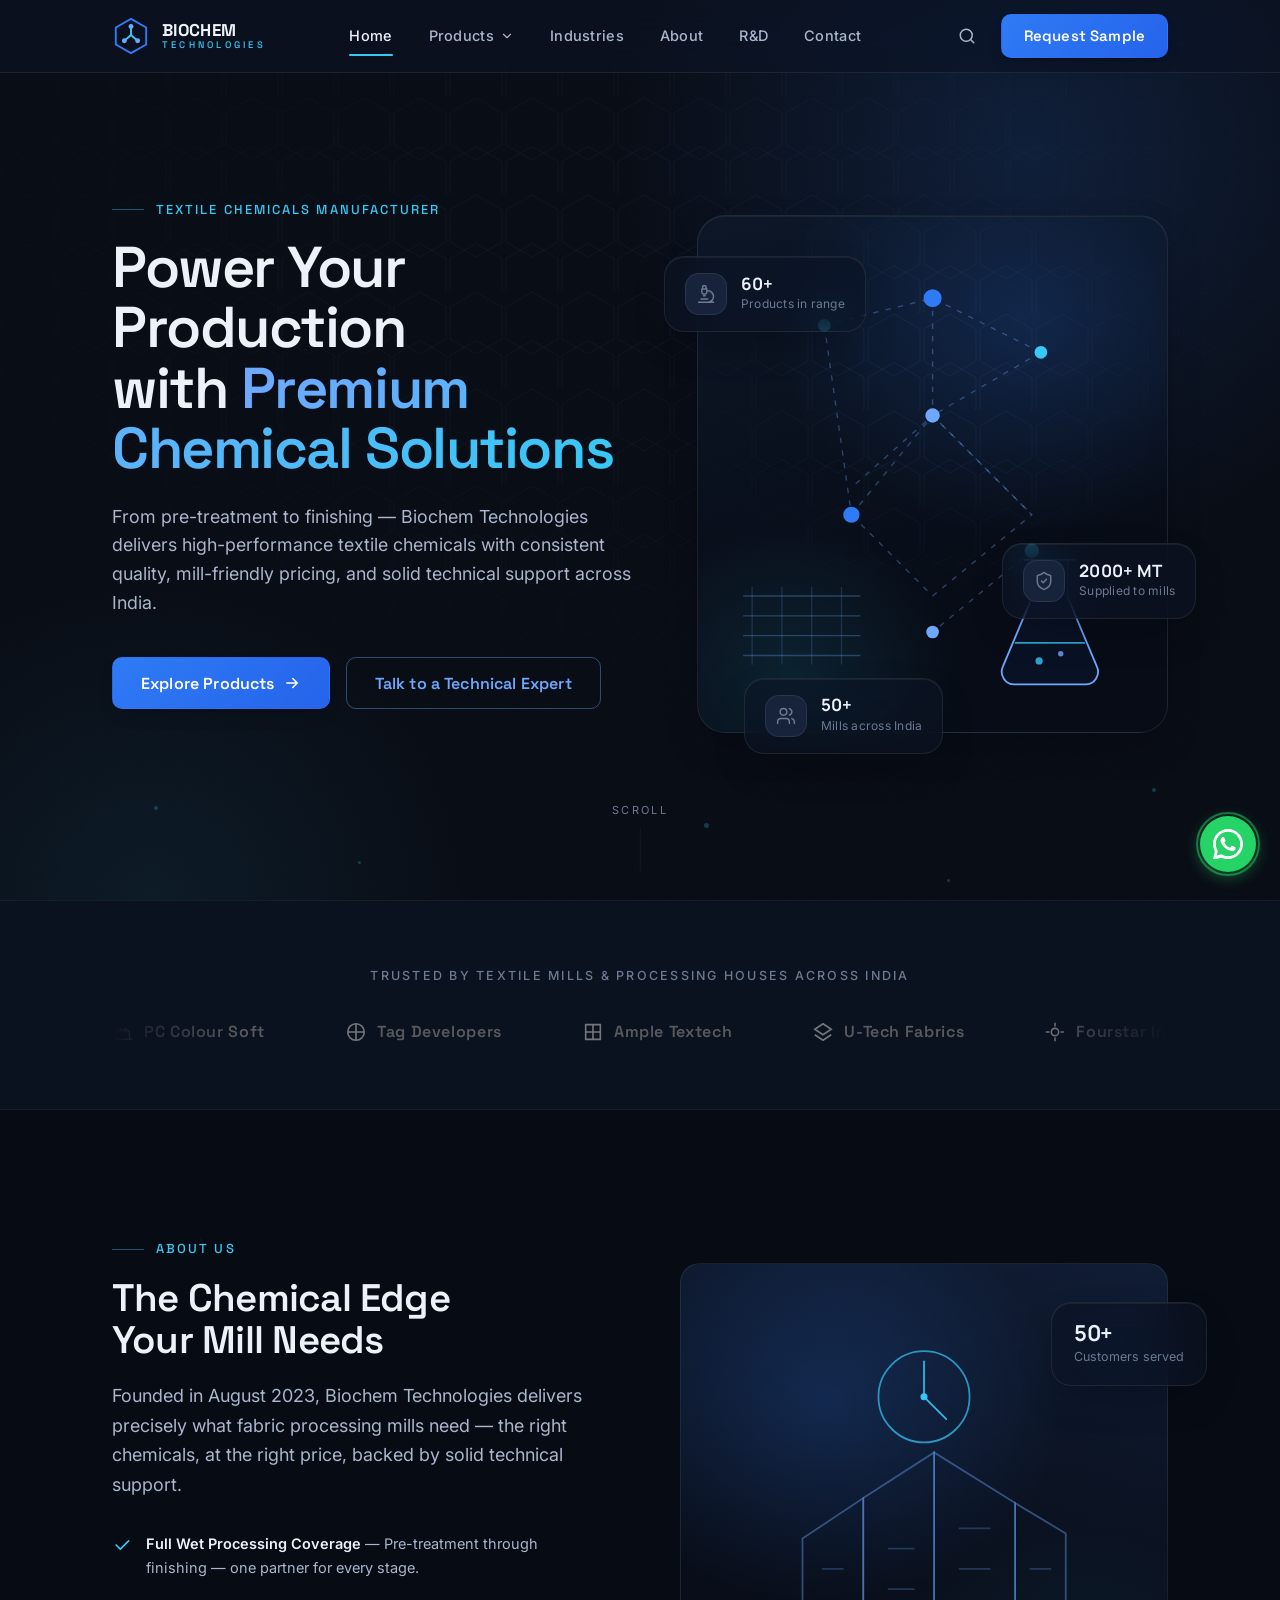
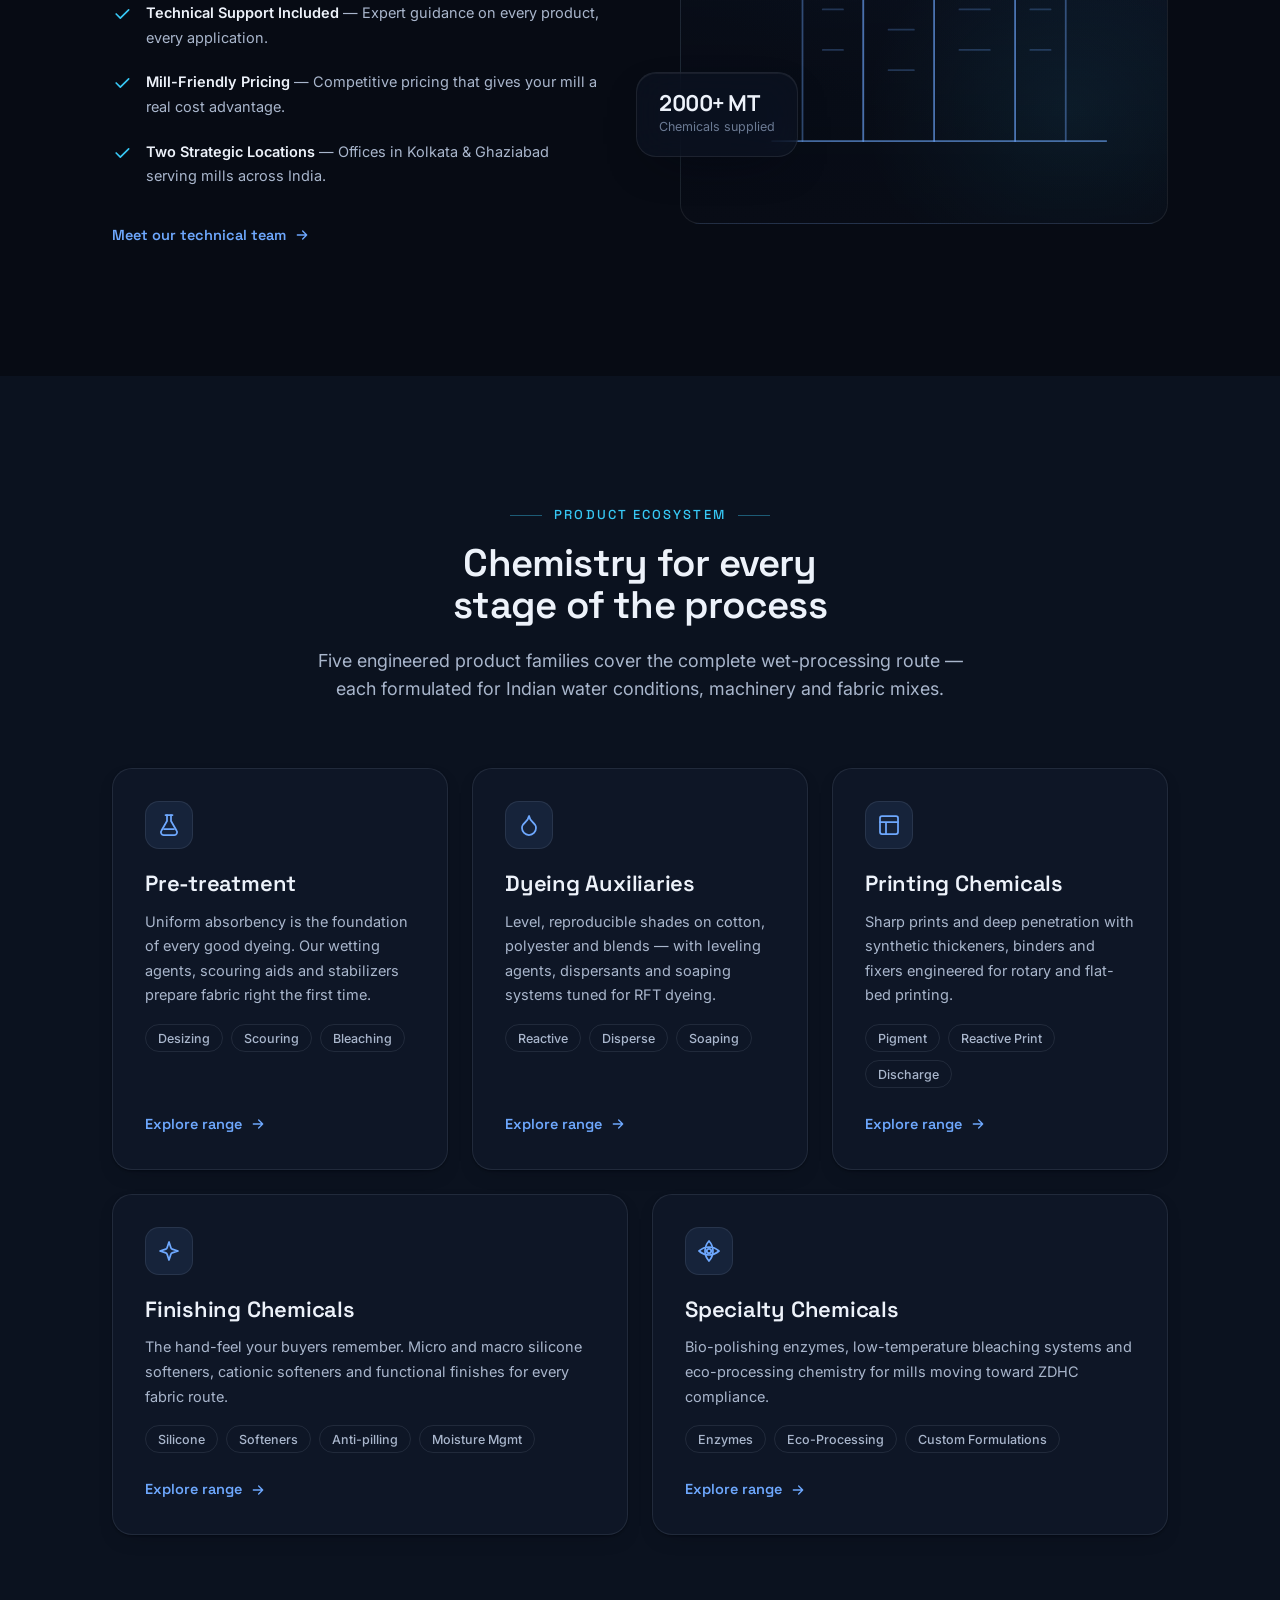
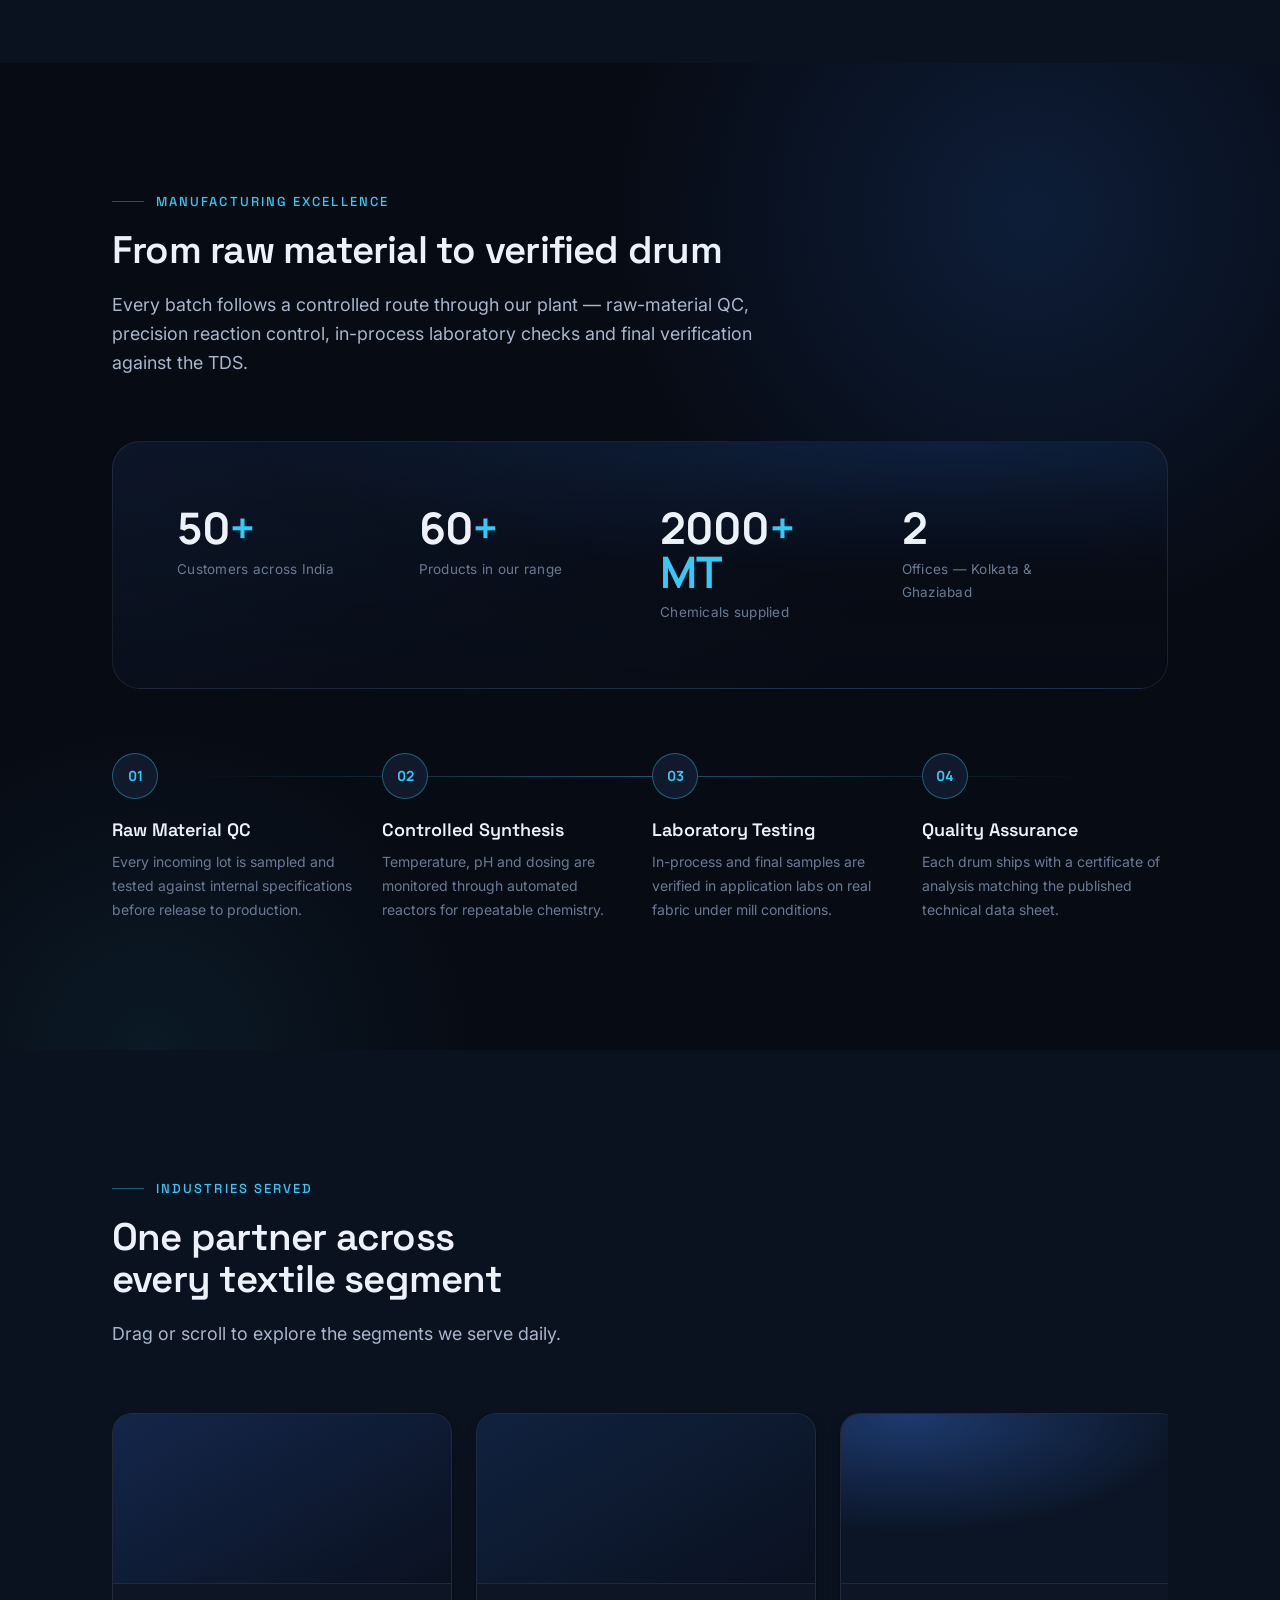
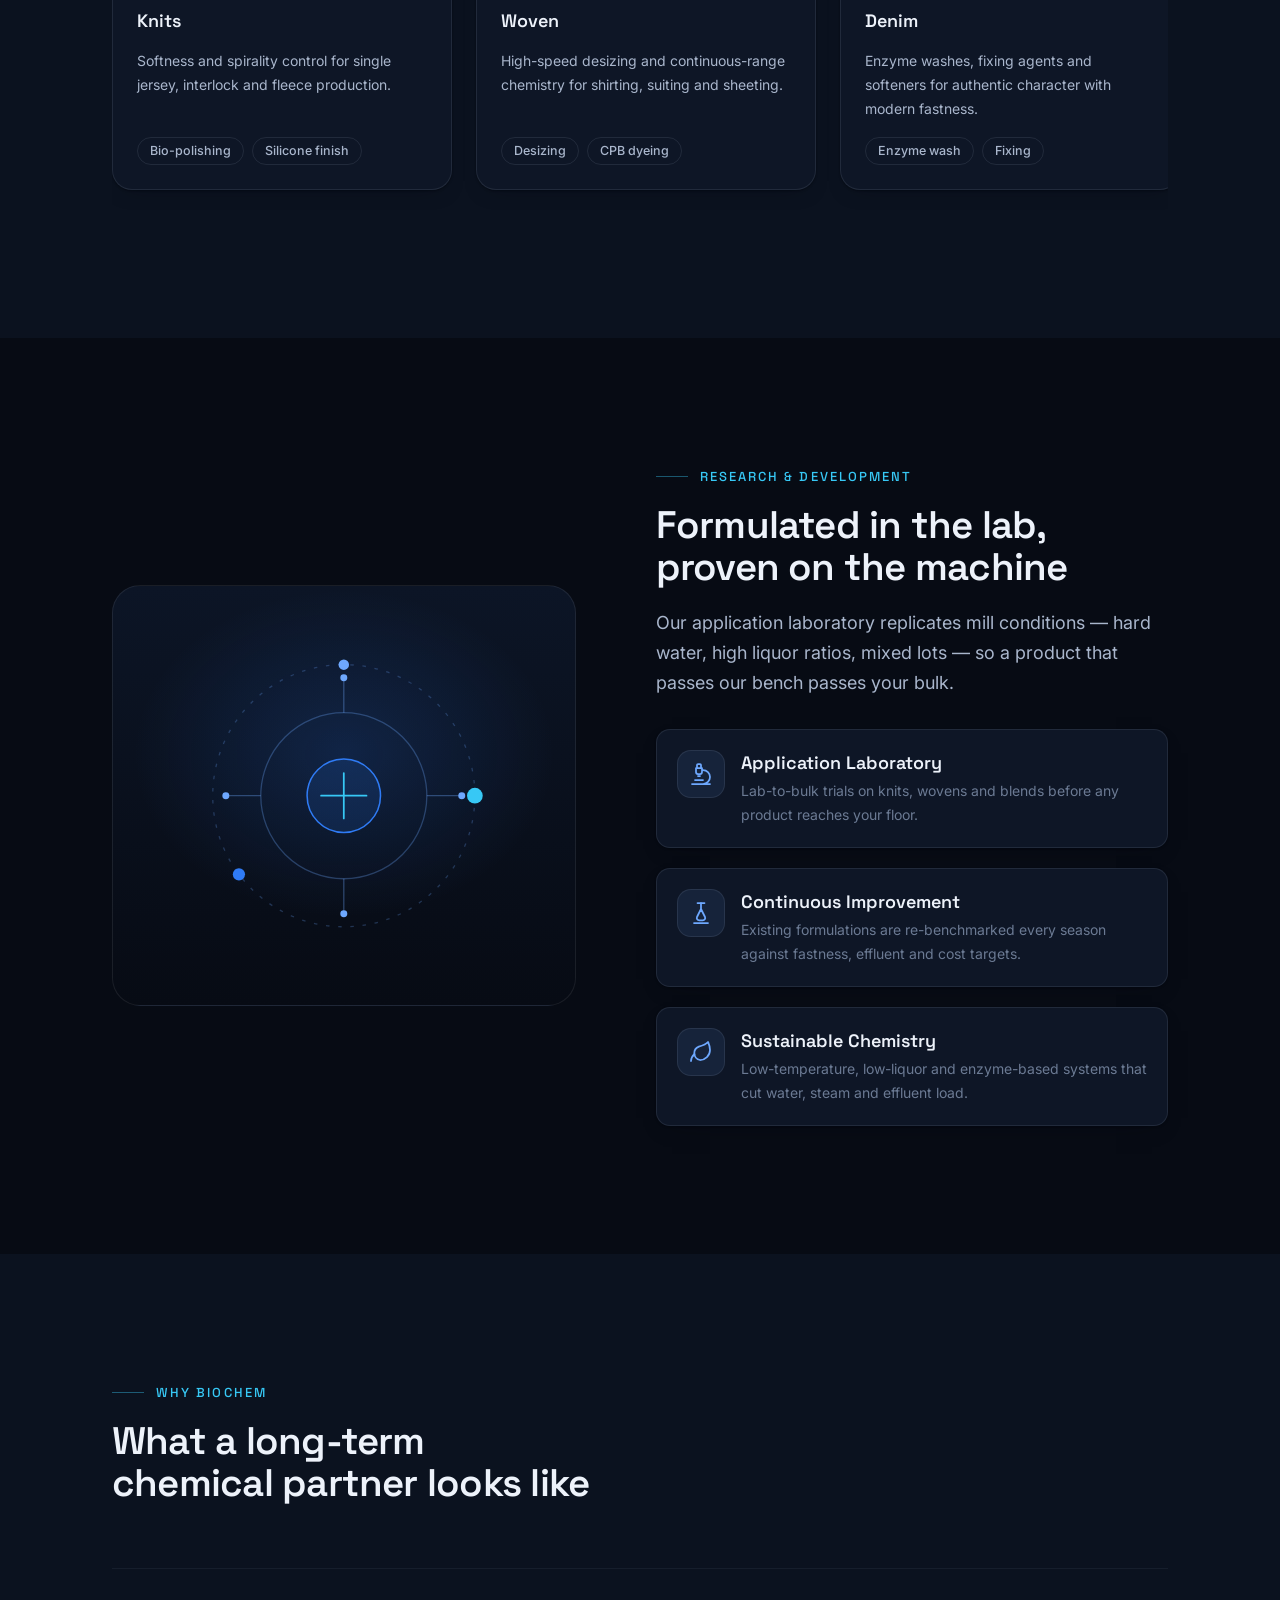
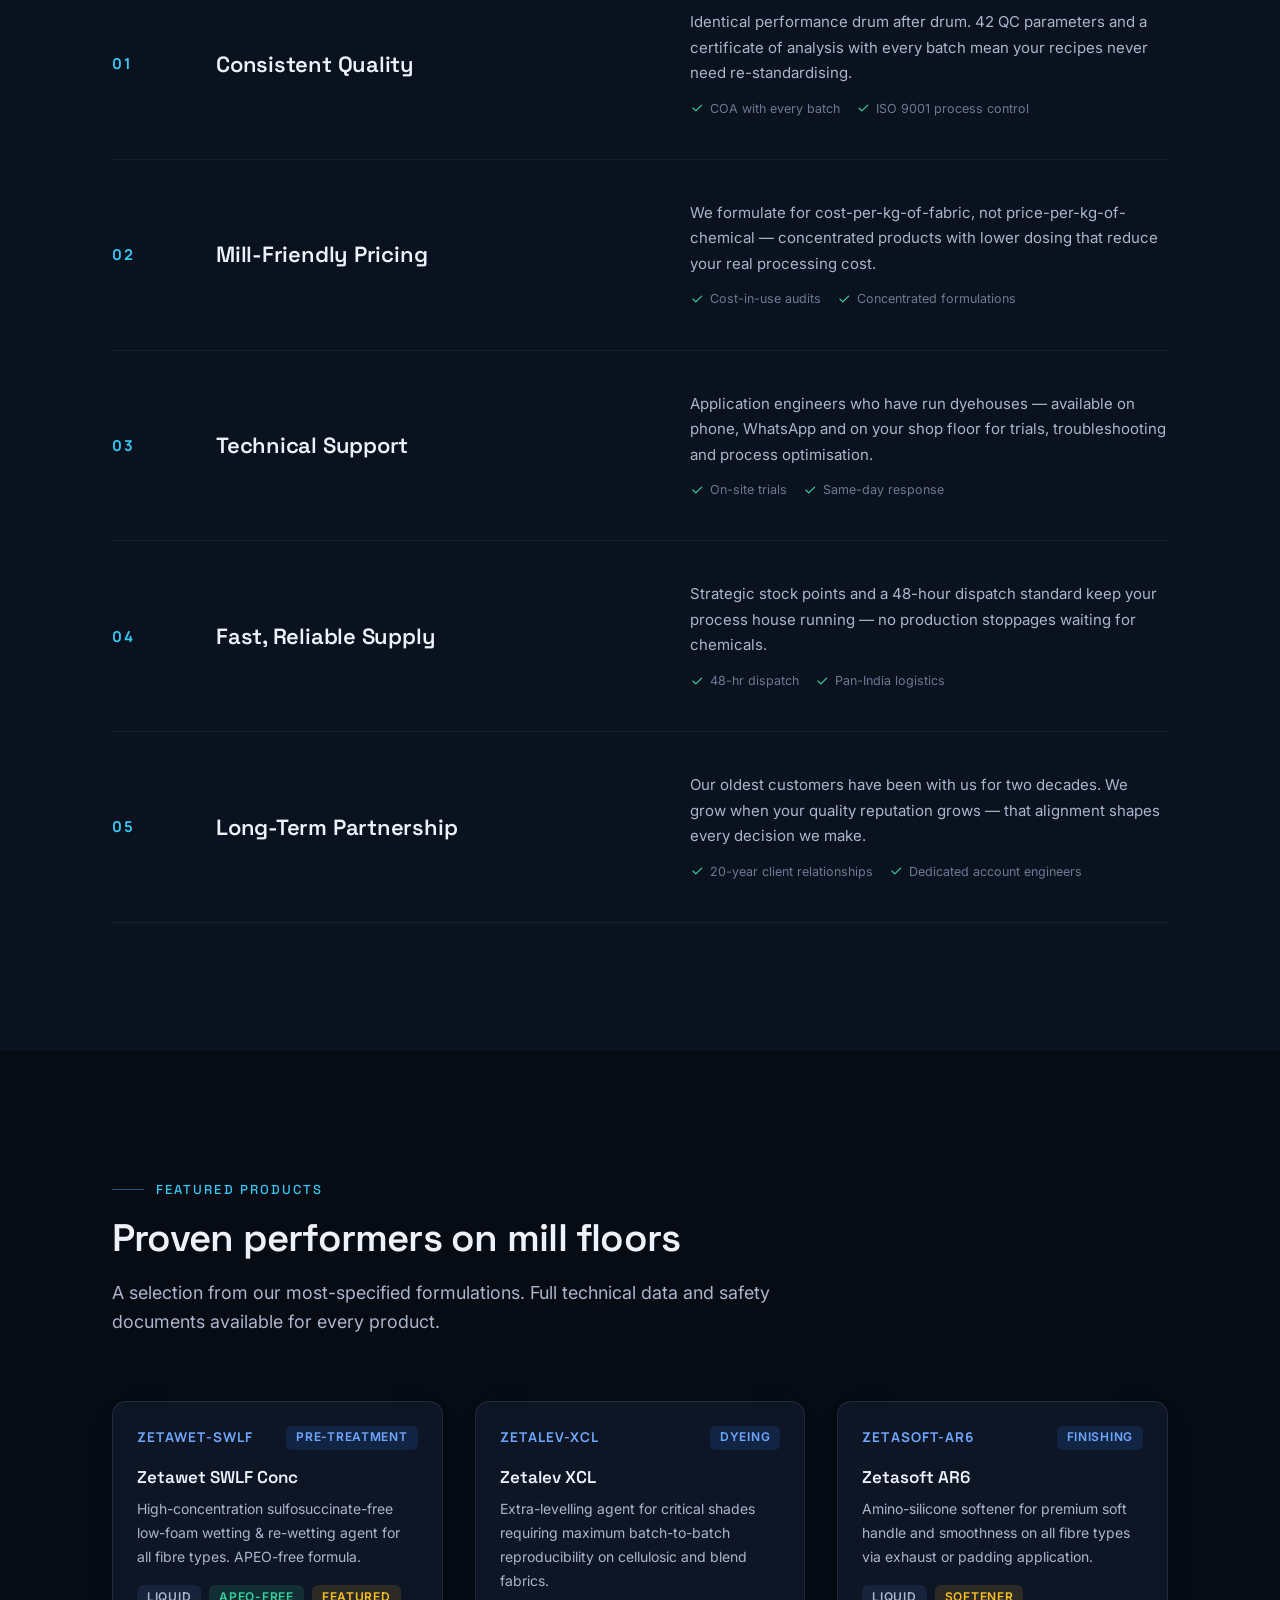
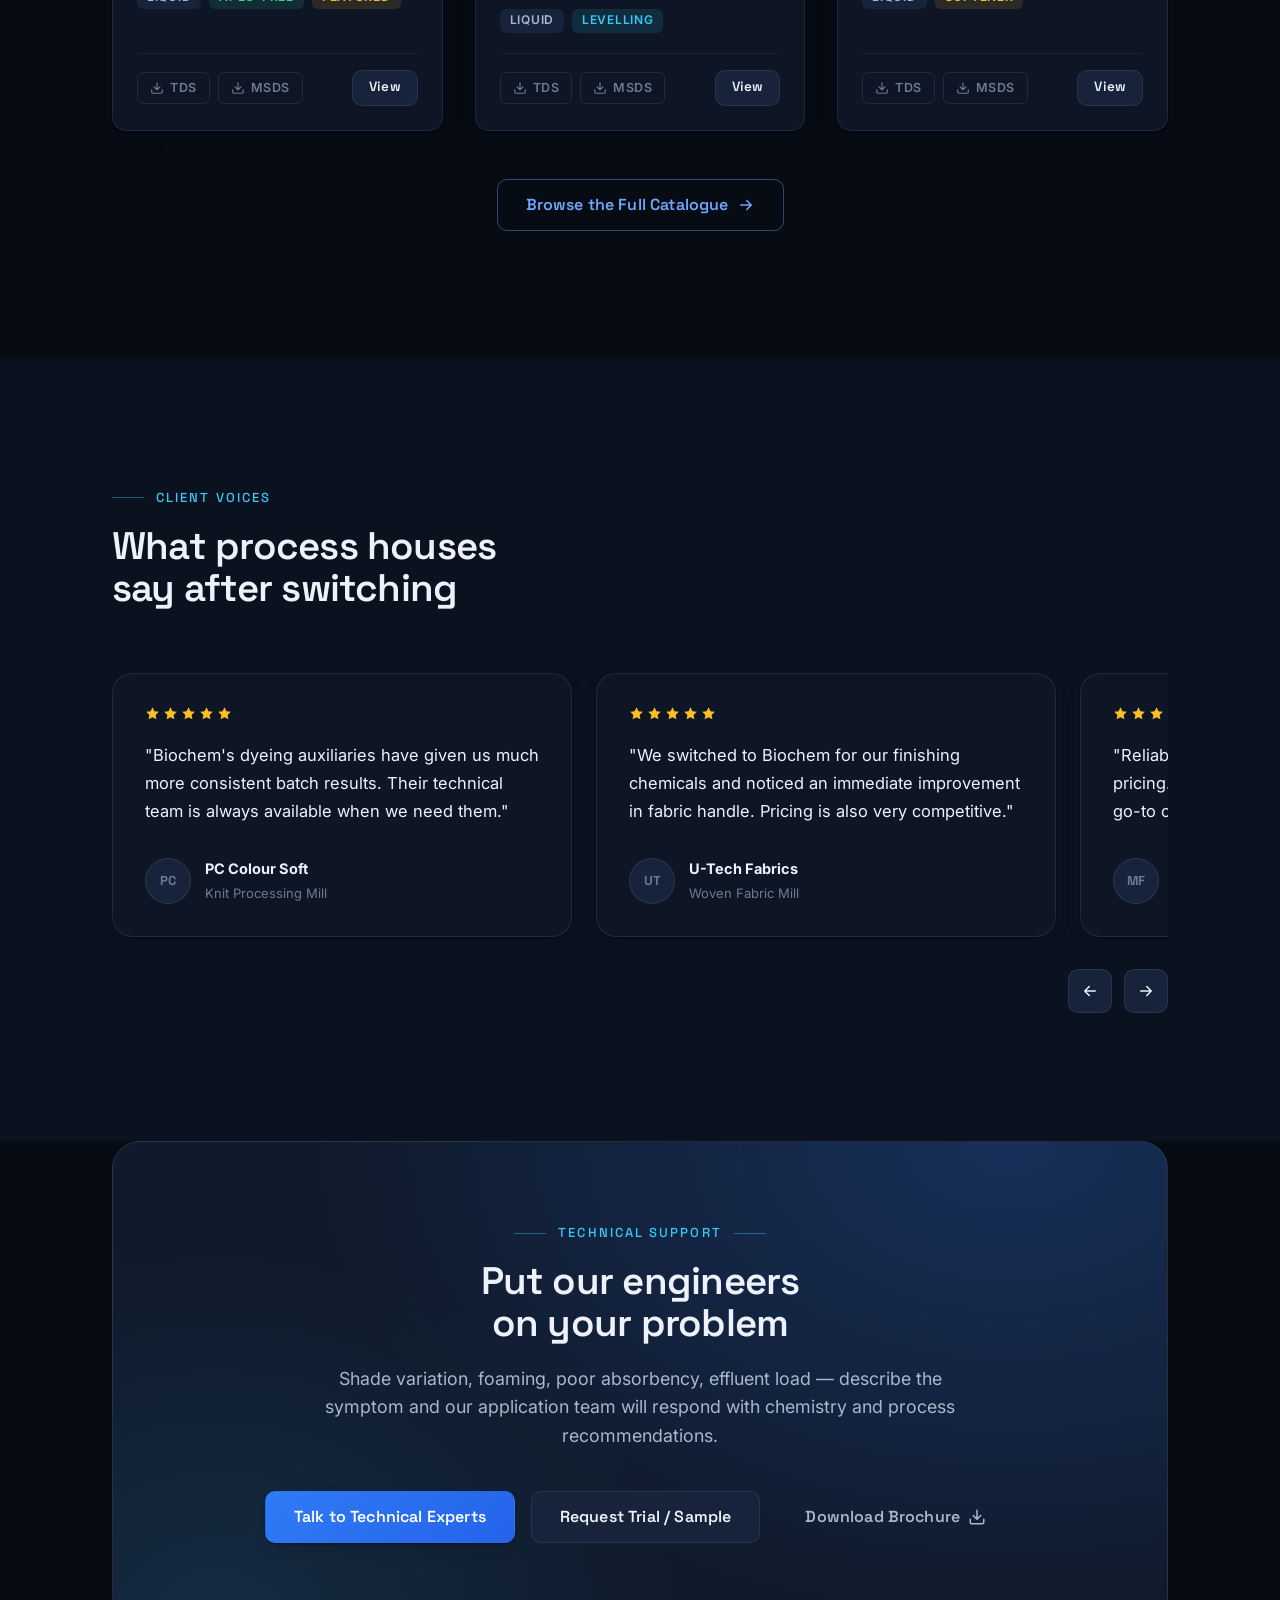
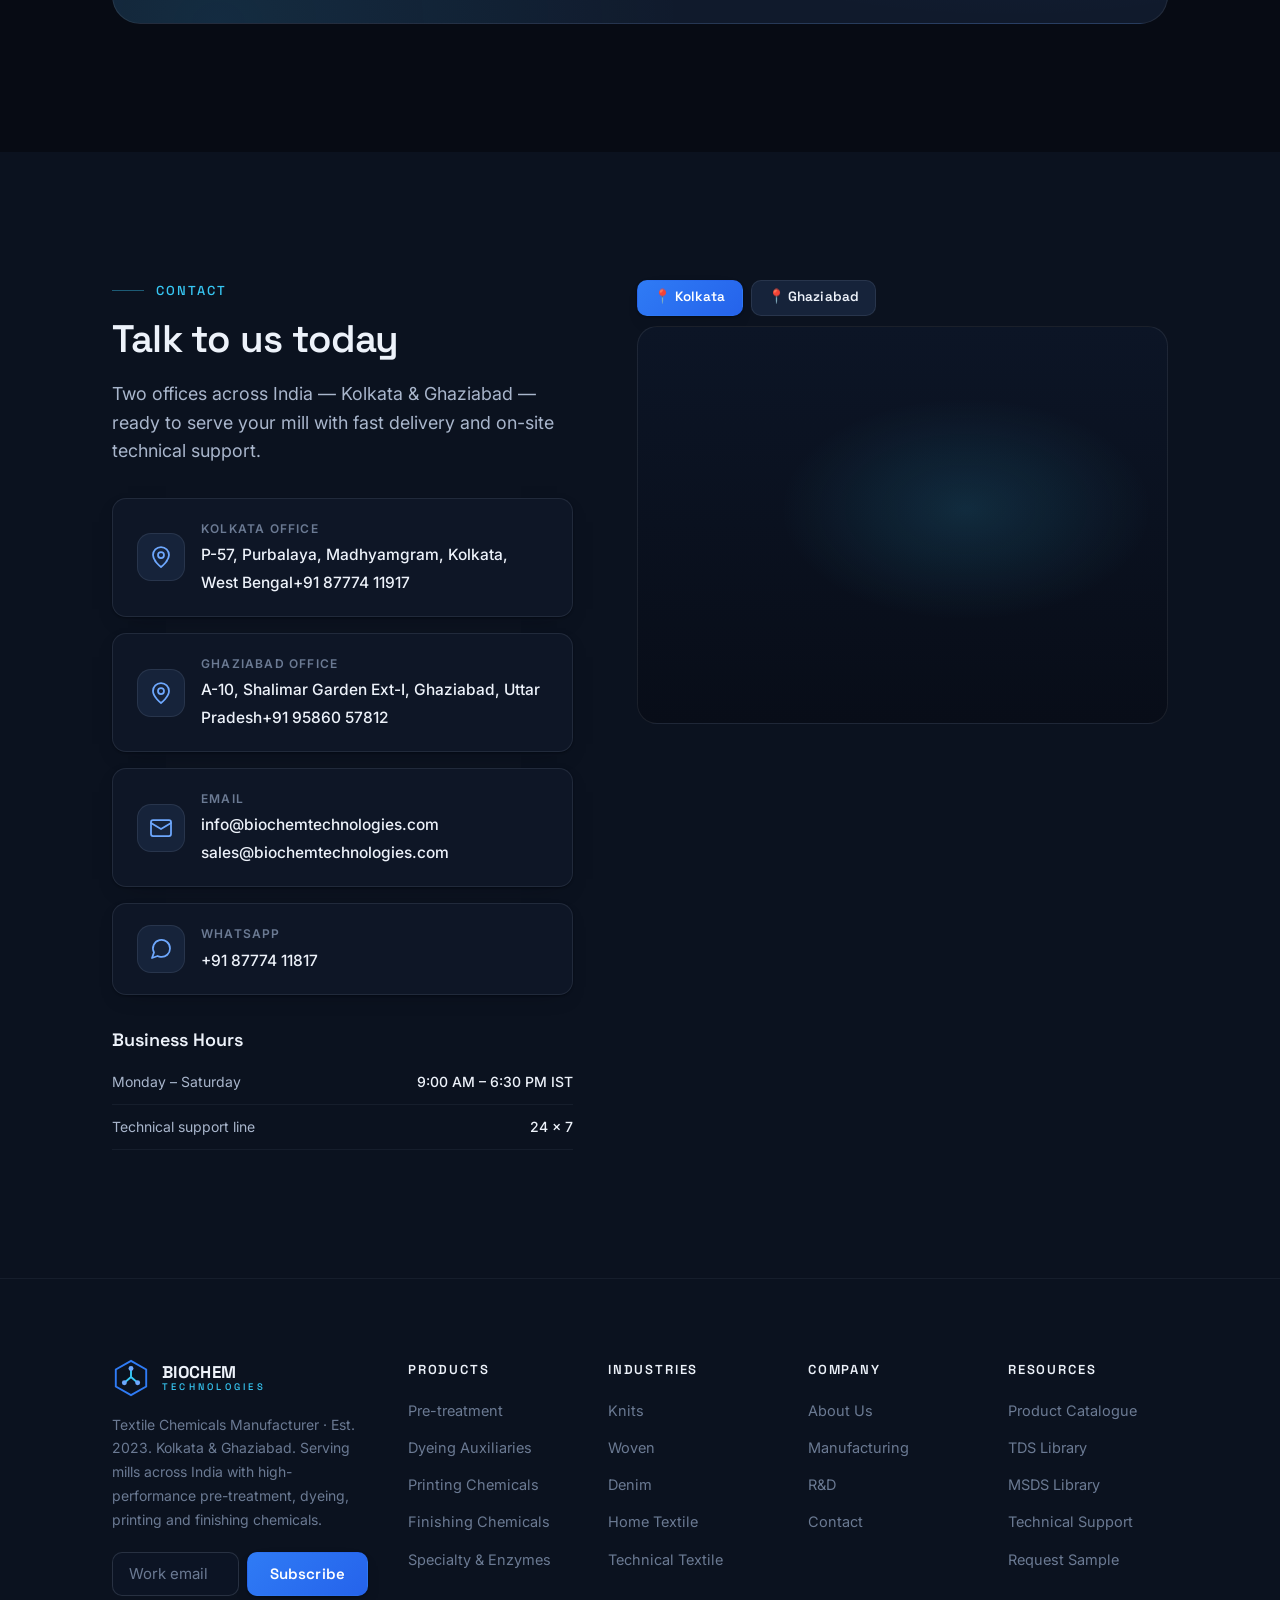
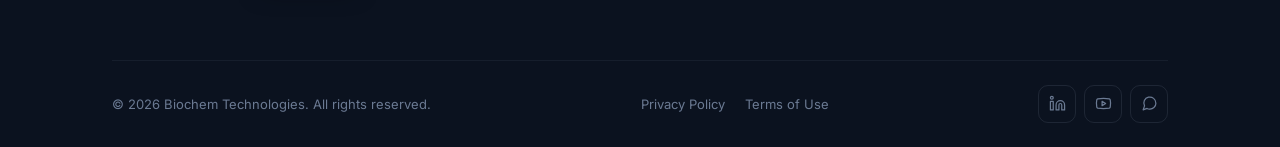
<file: index.html>
﻿<!DOCTYPE html>
<html lang="en">
<head>
<meta charset="UTF-8">
<meta name="viewport" content="width=device-width, initial-scale=1.0">
<title>Biochem Technologies — Textile Chemicals Manufacturer</title>
<meta name="description" content="Biochem Technologies — High-performance textile chemicals manufacturer covering pre-treatment, dyeing, printing, and finishing auxiliaries for mills across India.">
<meta property="og:title" content="Biochem Technologies — Textile Chemicals Manufacturer">
<meta property="og:description" content="Premium textile chemicals for pre-treatment, dyeing, printing and finishing. Serving mills across India since 2023.">
<meta property="og:type" content="website">
<link rel="icon" href="data:image/svg+xml,%3Csvg xmlns='http://www.w3.org/2000/svg' viewBox='0 0 32 32'%3E%3Cpath d='M16 2 28 9v14L16 30 4 23V9z' fill='%232F7BF5'/%3E%3Cpath d='M16 8v8m0 0-6 5m6-5 6 5' stroke='%23fff' stroke-width='2' fill='none'/%3E%3C/svg%3E">
<link rel="preconnect" href="https://fonts.googleapis.com">
<link rel="preconnect" href="https://fonts.gstatic.com" crossorigin>
<link href="https://fonts.googleapis.com/css2?family=Inter:wght@400;500;600&family=Manrope:wght@600;700&family=Space+Grotesk:wght@500;600;700&display=swap" rel="stylesheet">
<link rel="stylesheet" href="assets/css/base.css">
<link rel="stylesheet" href="assets/css/components.css">
<link rel="stylesheet" href="assets/css/home.css">
<link rel="stylesheet" href="assets/css/responsive.css">
<script type="application/ld+json">
{
  "@context": "https://schema.org",
  "@type": "Organization",
  "name": "Biochem Technologies",
  "description": "Manufacturer of high-performance textile processing chemicals for textile mills across India.",
  "url": "https://www.biochemtechnologies.in",
  "areaServed": "IN",
  "knowsAbout": ["Textile pretreatment chemicals", "Dyeing auxiliaries", "Printing chemicals", "Finishing chemicals"]
}
</script>
</head>
<body>
<a class="skip-link" href="#main">Skip to main content</a>

<!-- ============ SECTION 1 · NAVIGATION ============ -->
<header class="nav" role="banner">
  <div class="nav__inner">
    <a class="brand" href="index.html" aria-label="Biochem Technologies — Home">
      <svg class="brand__mark" viewBox="0 0 40 40" fill="none" aria-hidden="true">
        <path d="M20 2 36 11v18L20 38 4 29V11z" stroke="#2F7BF5" stroke-width="2"/>
        <path d="M20 10v9m0 0-7 6m7-6 7 6" stroke="#37C8F5" stroke-width="2" stroke-linecap="round"/>
        <circle cx="20" cy="10" r="2.6" fill="#6EA8FE"/><circle cx="13" cy="25" r="2.6" fill="#6EA8FE"/><circle cx="27" cy="25" r="2.6" fill="#6EA8FE"/>
      </svg>
      <span class="brand__name">BIOCHEM<small>Technologies</small></span>
    </a>
    <ul class="nav__links">
      <li><a class="nav__link is-active" href="index.html">Home</a></li>
      <li>
        <button class="nav__link" data-mega-btn aria-expanded="false" aria-controls="mega-products">Products
          <svg viewBox="0 0 24 24" fill="none" stroke="currentColor" stroke-width="2" stroke-linecap="round" stroke-linejoin="round" aria-hidden="true"><path d="m6 9 6 6 6-6"/></svg>
        </button>
      </li>
      <li><a class="nav__link" href="index.html#industries">Industries</a></li>
      <li><a class="nav__link" href="about.html">About</a></li>
      <li><a class="nav__link" href="index.html#rnd">R&amp;D</a></li>
      <li><a class="nav__link" href="index.html#contact">Contact</a></li>
    </ul>
    <div class="nav__actions">
      <a class="btn btn--ghost btn--icon" href="products.html" aria-label="Search products" data-tip="Search products">
        <svg viewBox="0 0 24 24" fill="none" stroke="currentColor" stroke-width="2" stroke-linecap="round" stroke-linejoin="round" aria-hidden="true"><circle cx="11" cy="11" r="8"/><path d="m21 21-4.3-4.3"/></svg>
      </a>
      <button class="btn btn--primary btn--nav-cta" data-modal-open="modal-sample">Request Sample</button>
      <button class="nav__burger" aria-label="Open menu" aria-expanded="false">
        <svg viewBox="0 0 24 24" fill="none" stroke="currentColor" stroke-width="2" stroke-linecap="round" aria-hidden="true"><path d="M4 6h16M4 12h16M4 18h16"/></svg>
      </button>
    </div>
  </div>
  <!-- Mega menu -->
  <div class="mega" id="mega-products" data-mega>
    <div class="mega__inner">
      <a class="mega__item" href="products.html#pretreatment">
        <span class="icon-box"><svg viewBox="0 0 24 24" fill="none" stroke="currentColor" stroke-width="1.75" stroke-linecap="round" stroke-linejoin="round" aria-hidden="true"><path d="M10 2v6L4.5 17.5A2.8 2.8 0 0 0 7 22h10a2.8 2.8 0 0 0 2.5-4.5L14 8V2"/><path d="M8.5 2h7"/><path d="M7 16h10"/></svg></span>
        <span><h5>Pretreatment Chemicals</h5><p>Wetting agents, scouring aids, peroxide stabilizers and demineralizers.</p></span>
      </a>
      <a class="mega__item" href="products.html#dyeing">
        <span class="icon-box"><svg viewBox="0 0 24 24" fill="none" stroke="currentColor" stroke-width="1.75" stroke-linecap="round" stroke-linejoin="round" aria-hidden="true"><path d="M12 22a7 7 0 0 0 7-7c0-2-1-3.9-3-5.5s-3.5-4-4-6.5c-.5 2.5-2 4.9-4 6.5C6 11.1 5 13 5 15a7 7 0 0 0 7 7z"/></svg></span>
        <span><h5>Dyeing Auxiliaries</h5><p>Leveling agents, dispersants, soaping agents and dye-bath conditioners.</p></span>
      </a>
      <a class="mega__item" href="products.html#printing">
        <span class="icon-box"><svg viewBox="0 0 24 24" fill="none" stroke="currentColor" stroke-width="1.75" stroke-linecap="round" stroke-linejoin="round" aria-hidden="true"><rect x="3" y="3" width="18" height="18" rx="2"/><path d="M3 9h18M9 21V9"/></svg></span>
        <span><h5>Printing Chemicals</h5><p>Thickeners, binders, fixers and pigment printing systems.</p></span>
      </a>
      <a class="mega__item" href="products.html#finishing">
        <span class="icon-box"><svg viewBox="0 0 24 24" fill="none" stroke="currentColor" stroke-width="1.75" stroke-linecap="round" stroke-linejoin="round" aria-hidden="true"><path d="m12 3-1.9 5.8a2 2 0 0 1-1.3 1.3L3 12l5.8 1.9a2 2 0 0 1 1.3 1.3L12 21l1.9-5.8a2 2 0 0 1 1.3-1.3L21 12l-5.8-1.9a2 2 0 0 1-1.3-1.3z"/></svg></span>
        <span><h5>Finishing Chemicals</h5><p>Softeners, silicone emulsions and functional finishes.</p></span>
      </a>
      <a class="mega__item" href="products.html#specialty">
        <span class="icon-box"><svg viewBox="0 0 24 24" fill="none" stroke="currentColor" stroke-width="1.75" stroke-linecap="round" stroke-linejoin="round" aria-hidden="true"><circle cx="12" cy="12" r="2.2"/><path d="M12 2a15.3 15.3 0 0 1 4 10 15.3 15.3 0 0 1-4 10 15.3 15.3 0 0 1-4-10 15.3 15.3 0 0 1 4-10z"/><path d="M2 12a15.3 15.3 0 0 0 10 4 15.3 15.3 0 0 0 10-4 15.3 15.3 0 0 0-10-4 15.3 15.3 0 0 0-10 4z"/></svg></span>
        <span><h5>Specialty Chemicals</h5><p>Enzymes, eco-processing systems and mill-specific formulations.</p></span>
      </a>
      <a class="mega__item" href="products.html">
        <span class="icon-box"><svg viewBox="0 0 24 24" fill="none" stroke="currentColor" stroke-width="1.75" stroke-linecap="round" stroke-linejoin="round" aria-hidden="true"><path d="M5 12h14M13 6l6 6-6 6"/></svg></span>
        <span><h5>Full Product Catalogue</h5><p>Browse every product with filters, documents and comparisons.</p></span>
      </a>
    </div>
  </div>
</header>
<nav class="mobile-menu" aria-label="Mobile">
  <a href="index.html">Home</a>
  <a href="products.html">Products</a>
  <a href="index.html#industries">Industries</a>
  <a href="about.html">About</a>
  <a href="index.html#rnd">R&amp;D</a>
  <a href="index.html#contact">Contact</a>
</nav>

<main id="main">

<!-- ============ SECTION 2 · HERO ============ -->
<section class="hero" aria-label="Introduction">
  <div class="bg-mesh" aria-hidden="true"></div>
  <div class="bg-hex" aria-hidden="true"></div>
  <div class="bg-noise" aria-hidden="true"></div>
  <div aria-hidden="true">
    <span class="particle" style="left:12%;bottom:10%;width:4px;height:4px;animation-delay:-2s"></span>
    <span class="particle" style="left:28%;bottom:4%;width:3px;height:3px;animation-delay:-9s"></span>
    <span class="particle" style="left:55%;bottom:8%;width:5px;height:5px;animation-delay:-5s"></span>
    <span class="particle" style="left:74%;bottom:2%;width:3px;height:3px;animation-delay:-12s"></span>
    <span class="particle" style="left:90%;bottom:12%;width:4px;height:4px;animation-delay:-7s"></span>
  </div>

  <div class="container hero__grid">
    <div>
      <p class="overline">Textile Chemicals Manufacturer</p>
      <h1>Power Your Production with <em>Premium Chemical Solutions</em></h1>
      <p class="subtitle">From pre-treatment to finishing — Biochem Technologies delivers high-performance textile chemicals with consistent quality, mill-friendly pricing, and solid technical support across India.</p>
      <div class="hero__actions">
        <a class="btn btn--primary btn--lg" href="products.html">Explore Products
          <svg viewBox="0 0 24 24" fill="none" stroke="currentColor" stroke-width="2" stroke-linecap="round" stroke-linejoin="round" aria-hidden="true"><path d="M5 12h14M13 6l6 6-6 6"/></svg>
        </a>
        <button class="btn btn--outline btn--lg" data-modal-open="modal-sample">Talk to a Technical Expert</button>
      </div>
    </div>

    <div class="hero__visual" aria-hidden="true">
      <div class="hero__panel">
        <div class="bg-hex"></div>
        <svg class="hero__molecules" viewBox="0 0 520 570" fill="none">
          <!-- molecule network -->
          <g stroke="#6EA8FE" stroke-opacity=".35" stroke-width="1.5" class="link-lines">
            <path class="link-line" d="M140 120 260 90l120 60"/>
            <path class="link-line" d="M260 90v130l-90 80"/>
            <path class="link-line" d="M380 150l-120 70 110 110"/>
            <path class="link-line" d="M170 330l90-110 110 110-110 90z"/>
            <path class="link-line" d="M140 120l30 210M370 370l-110 90"/>
          </g>
          <g fill="#37C8F5">
            <circle class="node" cx="140" cy="120" r="7"/>
            <circle class="node" cx="260" cy="90" r="10" fill="#2F7BF5"/>
            <circle class="node" cx="380" cy="150" r="7"/>
            <circle class="node" cx="260" cy="220" r="8" fill="#6EA8FE"/>
            <circle class="node" cx="170" cy="330" r="9" fill="#2F7BF5"/>
            <circle class="node" cx="370" cy="370" r="8"/>
            <circle class="node" cx="260" cy="460" r="7" fill="#6EA8FE"/>
          </g>
          <!-- flask -->
          <g transform="translate(330 380)" stroke="#6EA8FE" stroke-width="2" stroke-linecap="round">
            <path d="M40 0v42L8 118a14 14 0 0 0 13 20h78a14 14 0 0 0 13-20L80 42V0" fill="rgba(47,123,245,.06)"/>
            <path d="M32 0h56"/>
            <path d="M22 92h76" stroke="#37C8F5" stroke-opacity=".8"/>
            <circle cx="48" cy="112" r="4" fill="#37C8F5" stroke="none" opacity=".8"/>
            <circle cx="72" cy="104" r="3" fill="#6EA8FE" stroke="none" opacity=".8"/>
          </g>
          <!-- fabric weave -->
          <g transform="translate(50 420)" stroke="#6EA8FE" stroke-opacity=".3" stroke-width="1.5">
            <path d="M0 0h130M0 22h130M0 44h130M0 66h130"/>
            <path d="M10 -10v86M43 -10v86M76 -10v86M109 -10v86" stroke-opacity=".18"/>
          </g>
        </svg>
      </div>
      <div class="hero__float hero__float--1 card card--glass card--xl">
        <span class="icon-box"><svg viewBox="0 0 24 24" fill="none" stroke="currentColor" stroke-width="1.75" stroke-linecap="round" stroke-linejoin="round"><path d="M6 18h8M3 22h18M14 22a7 7 0 1 0 0-14h-1M9 14h2M9 12a2 2 0 0 1-2-2V6h6v4a2 2 0 0 1-2 2zM12 6V3a1 1 0 0 0-1-1H9a1 1 0 0 0-1 1v3"/></svg></span>
        <span><strong>60+</strong><span>Products in range</span></span>
      </div>
      <div class="hero__float hero__float--2 card card--glass card--xl">
        <span class="icon-box"><svg viewBox="0 0 24 24" fill="none" stroke="currentColor" stroke-width="1.75" stroke-linecap="round" stroke-linejoin="round"><path d="M20 13c0 5-3.5 7.5-7.7 9a.6.6 0 0 1-.6 0C7.5 20.5 4 18 4 13V6a1 1 0 0 1 1-1c2 0 4.5-1.2 6.2-2.7a1.2 1.2 0 0 1 1.6 0C14.5 3.8 17 5 19 5a1 1 0 0 1 1 1z"/><path d="m9 12 2 2 4-4"/></svg></span>
        <span><strong>2000+ MT</strong><span>Supplied to mills</span></span>
      </div>
      <div class="hero__float hero__float--3 card card--glass card--xl">
        <span class="icon-box"><svg viewBox="0 0 24 24" fill="none" stroke="currentColor" stroke-width="1.75" stroke-linecap="round" stroke-linejoin="round"><path d="M16 21v-2a4 4 0 0 0-4-4H6a4 4 0 0 0-4 4v2"/><circle cx="9" cy="7" r="4"/><path d="M22 21v-2a4 4 0 0 0-3-3.87M16 3.13a4 4 0 0 1 0 7.75"/></svg></span>
        <span><strong>50+</strong><span>Mills across India</span></span>
      </div>
    </div>
  </div>
  <div class="scroll-hint" aria-hidden="true"><span>Scroll</span><span class="scroll-hint__line"></span></div>
</section>

<!-- ============ SECTION 3 · TRUSTED BY ============ -->
<section class="trusted" aria-label="Trusted by textile mills">
  <div class="container">
    <p class="caption">Trusted by textile mills &amp; processing houses across India</p>
    <div class="marquee">
      <div class="marquee__track" data-marquee>
        <span class="mill-logo"><svg viewBox="0 0 24 24" fill="none" stroke="currentColor" stroke-width="1.75"><path d="M2 20h20M4 20V8l5 4V8l5 4V8l5 4v8" stroke-linejoin="round"/></svg>PC Colour Soft</span>
        <span class="mill-logo"><svg viewBox="0 0 24 24" fill="none" stroke="currentColor" stroke-width="1.75"><circle cx="12" cy="12" r="9"/><path d="M12 3v18M3 12h18"/></svg>Tag Developers</span>
        <span class="mill-logo"><svg viewBox="0 0 24 24" fill="none" stroke="currentColor" stroke-width="1.75"><path d="M4 4h16v16H4z"/><path d="M4 12h16M12 4v16"/></svg>Ample Textech</span>
        <span class="mill-logo"><svg viewBox="0 0 24 24" fill="none" stroke="currentColor" stroke-width="1.75"><path d="m12 3 9 6-9 6-9-6z"/><path d="m3 15 9 6 9-6"/></svg>U-Tech Fabrics</span>
        <span class="mill-logo"><svg viewBox="0 0 24 24" fill="none" stroke="currentColor" stroke-width="1.75"><circle cx="12" cy="12" r="4"/><path d="M12 2v4m0 12v4M2 12h4m12 0h4"/></svg>Fourstar Int</span>
        <span class="mill-logo"><svg viewBox="0 0 24 24" fill="none" stroke="currentColor" stroke-width="1.75"><path d="M3 21V7l9-4 9 4v14"/><path d="M9 21v-6h6v6"/></svg>Mahadev Fabrics</span>
        <span class="mill-logo"><svg viewBox="0 0 24 24" fill="none" stroke="currentColor" stroke-width="1.75"><path d="M12 2 2 7v10l10 5 10-5V7z"/></svg>Jagannath Fabrics</span>
        <span class="mill-logo"><svg viewBox="0 0 24 24" fill="none" stroke="currentColor" stroke-width="1.75"><path d="M4 20 20 4M4 4l16 16"/></svg>Vishnu Cotton Mills</span>
        <span class="mill-logo"><svg viewBox="0 0 24 24" fill="none" stroke="currentColor" stroke-width="1.75"><path d="M2 20h20M4 20V8l5 4V8l5 4V8l5 4v8" stroke-linejoin="round"/></svg>Sunbright Fabrics</span>
        <span class="mill-logo"><svg viewBox="0 0 24 24" fill="none" stroke="currentColor" stroke-width="1.75"><circle cx="12" cy="12" r="9"/><path d="M12 3v18M3 12h18"/></svg>Shivam Processing</span>
      </div>
    </div>
  </div>
</section>

<!-- ============ SECTION 4 · ABOUT ============ -->
<section class="section" id="about">
  <div class="container about__grid">
    <div class="reveal">
      <p class="overline">About Us</p>
      <h2>The Chemical Edge Your Mill Needs</h2>
      <p class="body-lg measure">Founded in August 2023, Biochem Technologies delivers precisely what fabric processing mills need — the right chemicals, at the right price, backed by solid technical support.</p>
      <div class="about__points">
        <div class="about__point">
          <svg viewBox="0 0 24 24" fill="none" stroke="currentColor" stroke-width="2" stroke-linecap="round" stroke-linejoin="round" aria-hidden="true"><path d="m5 12 5 5L20 7"/></svg>
          <p><strong>Full Wet Processing Coverage</strong> — Pre-treatment through finishing — one partner for every stage.</p>
        </div>
        <div class="about__point">
          <svg viewBox="0 0 24 24" fill="none" stroke="currentColor" stroke-width="2" stroke-linecap="round" stroke-linejoin="round" aria-hidden="true"><path d="m5 12 5 5L20 7"/></svg>
          <p><strong>Technical Support Included</strong> — Expert guidance on every product, every application.</p>
        </div>
        <div class="about__point">
          <svg viewBox="0 0 24 24" fill="none" stroke="currentColor" stroke-width="2" stroke-linecap="round" stroke-linejoin="round" aria-hidden="true"><path d="m5 12 5 5L20 7"/></svg>
          <p><strong>Mill-Friendly Pricing</strong> — Competitive pricing that gives your mill a real cost advantage.</p>
        </div>
        <div class="about__point">
          <svg viewBox="0 0 24 24" fill="none" stroke="currentColor" stroke-width="2" stroke-linecap="round" stroke-linejoin="round" aria-hidden="true"><path d="m5 12 5 5L20 7"/></svg>
          <p><strong>Two Strategic Locations</strong> — Offices in Kolkata &amp; Ghaziabad serving mills across India.</p>
        </div>
      </div>
      <a class="arrow-link" href="index.html#contact">Meet our technical team
        <svg viewBox="0 0 24 24" fill="none" stroke="currentColor" stroke-width="2" stroke-linecap="round" stroke-linejoin="round" aria-hidden="true"><path d="M5 12h14M13 6l6 6-6 6"/></svg>
      </a>
    </div>
    <div class="about__visual reveal reveal-d1">
      <div class="about__photo" role="img" aria-label="Stylised illustration of the Biochem laboratory and production facility">
        <svg viewBox="0 0 480 550" fill="none" aria-hidden="true">
          <g stroke="#6EA8FE" stroke-opacity=".4" stroke-width="1.75" stroke-linecap="round">
            <path d="M120 470V270l60-40v240" /><path d="M180 470V230l70-45v285"/><path d="M250 470V185l80 50v235"/><path d="M330 470V235l50 30v205"/>
            <path d="M90 470h330" stroke-opacity=".6"/>
            <path d="M140 300h20M140 340h20M140 380h20M205 280h25M205 320h25M205 360h25M205 400h25M275 260h30M275 300h30M275 340h30M275 380h30M345 300h20M345 340h20M345 380h20" stroke-opacity=".25"/>
          </g>
          <g stroke="#37C8F5" stroke-width="1.75" stroke-linecap="round">
            <path d="M285 130a45 45 0 1 1-90 0 45 45 0 0 1 90 0z" stroke-opacity=".7"/>
            <path d="M240 95v35l22 22" stroke-opacity=".9"/>
          </g>
          <circle cx="240" cy="130" r="3.5" fill="#37C8F5"/>
        </svg>
      </div>
      <div class="about__card about__card--1 card card--glass card--xl">
        <span><strong class="num" data-count="50" data-suffix="+">0</strong><span>Customers served</span></span>
      </div>
      <div class="about__card about__card--2 card card--glass card--xl">
        <span><strong class="num" data-count="2000" data-suffix="+ MT">0</strong><span>Chemicals supplied</span></span>
      </div>
    </div>
  </div>
</section>

<!-- ============ SECTION 5 · PRODUCT ECOSYSTEM ============ -->
<section class="section section--alt" id="products">
  <div class="container">
    <div class="section-head section-head--center reveal">
      <p class="overline overline--center">Product Ecosystem</p>
      <h2>Chemistry for every stage of the process</h2>
      <p class="subtitle">Five engineered product families cover the complete wet-processing route — each formulated for Indian water conditions, machinery and fabric mixes.</p>
    </div>
    <div class="eco-grid">
      <article class="eco-card card card--hover card--xl reveal">
        <span class="icon-box"><svg viewBox="0 0 24 24" fill="none" stroke="currentColor" stroke-width="1.75" stroke-linecap="round" stroke-linejoin="round" aria-hidden="true"><path d="M10 2v6L4.5 17.5A2.8 2.8 0 0 0 7 22h10a2.8 2.8 0 0 0 2.5-4.5L14 8V2"/><path d="M8.5 2h7"/><path d="M7 16h10"/></svg></span>
        <h4>Pre-treatment</h4>
        <p>Uniform absorbency is the foundation of every good dyeing. Our wetting agents, scouring aids and stabilizers prepare fabric right the first time.</p>
        <div class="eco-card__apps"><span class="chip chip--tag">Desizing</span><span class="chip chip--tag">Scouring</span><span class="chip chip--tag">Bleaching</span></div>
        <a class="arrow-link" href="products.html#pretreatment">Explore range <svg viewBox="0 0 24 24" fill="none" stroke="currentColor" stroke-width="2" stroke-linecap="round" stroke-linejoin="round" aria-hidden="true"><path d="M5 12h14M13 6l6 6-6 6"/></svg></a>
      </article>
      <article class="eco-card card card--hover card--xl reveal reveal-d1">
        <span class="icon-box"><svg viewBox="0 0 24 24" fill="none" stroke="currentColor" stroke-width="1.75" stroke-linecap="round" stroke-linejoin="round" aria-hidden="true"><path d="M12 22a7 7 0 0 0 7-7c0-2-1-3.9-3-5.5s-3.5-4-4-6.5c-.5 2.5-2 4.9-4 6.5C6 11.1 5 13 5 15a7 7 0 0 0 7 7z"/></svg></span>
        <h4>Dyeing Auxiliaries</h4>
        <p>Level, reproducible shades on cotton, polyester and blends — with leveling agents, dispersants and soaping systems tuned for RFT dyeing.</p>
        <div class="eco-card__apps"><span class="chip chip--tag">Reactive</span><span class="chip chip--tag">Disperse</span><span class="chip chip--tag">Soaping</span></div>
        <a class="arrow-link" href="products.html#dyeing">Explore range <svg viewBox="0 0 24 24" fill="none" stroke="currentColor" stroke-width="2" stroke-linecap="round" stroke-linejoin="round" aria-hidden="true"><path d="M5 12h14M13 6l6 6-6 6"/></svg></a>
      </article>
      <article class="eco-card card card--hover card--xl reveal reveal-d2">
        <span class="icon-box"><svg viewBox="0 0 24 24" fill="none" stroke="currentColor" stroke-width="1.75" stroke-linecap="round" stroke-linejoin="round" aria-hidden="true"><rect x="3" y="3" width="18" height="18" rx="2"/><path d="M3 9h18M9 21V9"/></svg></span>
        <h4>Printing Chemicals</h4>
        <p>Sharp prints and deep penetration with synthetic thickeners, binders and fixers engineered for rotary and flat-bed printing.</p>
        <div class="eco-card__apps"><span class="chip chip--tag">Pigment</span><span class="chip chip--tag">Reactive Print</span><span class="chip chip--tag">Discharge</span></div>
        <a class="arrow-link" href="products.html#printing">Explore range <svg viewBox="0 0 24 24" fill="none" stroke="currentColor" stroke-width="2" stroke-linecap="round" stroke-linejoin="round" aria-hidden="true"><path d="M5 12h14M13 6l6 6-6 6"/></svg></a>
      </article>
      <article class="eco-card card card--hover card--xl reveal">
        <span class="icon-box"><svg viewBox="0 0 24 24" fill="none" stroke="currentColor" stroke-width="1.75" stroke-linecap="round" stroke-linejoin="round" aria-hidden="true"><path d="m12 3-1.9 5.8a2 2 0 0 1-1.3 1.3L3 12l5.8 1.9a2 2 0 0 1 1.3 1.3L12 21l1.9-5.8a2 2 0 0 1 1.3-1.3L21 12l-5.8-1.9a2 2 0 0 1-1.3-1.3z"/></svg></span>
        <h4>Finishing Chemicals</h4>
        <p>The hand-feel your buyers remember. Micro and macro silicone softeners, cationic softeners and functional finishes for every fabric route.</p>
        <div class="eco-card__apps"><span class="chip chip--tag">Silicone</span><span class="chip chip--tag">Softeners</span><span class="chip chip--tag">Anti-pilling</span><span class="chip chip--tag">Moisture Mgmt</span></div>
        <a class="arrow-link" href="products.html#finishing">Explore range <svg viewBox="0 0 24 24" fill="none" stroke="currentColor" stroke-width="2" stroke-linecap="round" stroke-linejoin="round" aria-hidden="true"><path d="M5 12h14M13 6l6 6-6 6"/></svg></a>
      </article>
      <article class="eco-card card card--hover card--xl reveal reveal-d1">
        <span class="icon-box"><svg viewBox="0 0 24 24" fill="none" stroke="currentColor" stroke-width="1.75" stroke-linecap="round" stroke-linejoin="round" aria-hidden="true"><circle cx="12" cy="12" r="2.2"/><path d="M12 2a15.3 15.3 0 0 1 4 10 15.3 15.3 0 0 1-4 10 15.3 15.3 0 0 1-4-10 15.3 15.3 0 0 1 4-10z"/><path d="M2 12a15.3 15.3 0 0 0 10 4 15.3 15.3 0 0 0 10-4 15.3 15.3 0 0 0-10-4 15.3 15.3 0 0 0-10 4z"/></svg></span>
        <h4>Specialty Chemicals</h4>
        <p>Bio-polishing enzymes, low-temperature bleaching systems and eco-processing chemistry for mills moving toward ZDHC compliance.</p>
        <div class="eco-card__apps"><span class="chip chip--tag">Enzymes</span><span class="chip chip--tag">Eco-Processing</span><span class="chip chip--tag">Custom Formulations</span></div>
        <a class="arrow-link" href="products.html#specialty">Explore range <svg viewBox="0 0 24 24" fill="none" stroke="currentColor" stroke-width="2" stroke-linecap="round" stroke-linejoin="round" aria-hidden="true"><path d="M5 12h14M13 6l6 6-6 6"/></svg></a>
      </article>
    </div>
  </div>
</section>

<!-- ============ SECTION 6 · MANUFACTURING ============ -->
<section class="section mfg" id="manufacturing">
  <div class="bg-mesh" aria-hidden="true"></div>
  <div class="container" style="position:relative">
    <div class="mfg__intro reveal">
      <p class="overline">Manufacturing Excellence</p>
      <h2>From raw material to verified drum</h2>
      <p class="subtitle">Every batch follows a controlled route through our plant — raw-material QC, precision reaction control, in-process laboratory checks and final verification against the TDS.</p>
    </div>
    <div class="mfg__band reveal">
      <div><p class="stat__value"><span data-count="50" data-suffix="">0</span><em>+</em></p><p class="stat__label">Customers across India</p></div>
      <div><p class="stat__value"><span data-count="60" data-suffix="">0</span><em>+</em></p><p class="stat__label">Products in our range</p></div>
      <div><p class="stat__value"><span data-count="2000" data-suffix="">0</span><em>+ MT</em></p><p class="stat__label">Chemicals supplied</p></div>
      <div><p class="stat__value"><span data-count="2" data-suffix="">0</span><em></em></p><p class="stat__label">Offices — Kolkata &amp; Ghaziabad</p></div>
    </div>
    <div class="timeline reveal">
      <div class="timeline__step"><h5>Raw Material QC</h5><p>Every incoming lot is sampled and tested against internal specifications before release to production.</p></div>
      <div class="timeline__step"><h5>Controlled Synthesis</h5><p>Temperature, pH and dosing are monitored through automated reactors for repeatable chemistry.</p></div>
      <div class="timeline__step"><h5>Laboratory Testing</h5><p>In-process and final samples are verified in application labs on real fabric under mill conditions.</p></div>
      <div class="timeline__step"><h5>Quality Assurance</h5><p>Each drum ships with a certificate of analysis matching the published technical data sheet.</p></div>
    </div>
  </div>
</section>

<!-- ============ SECTION 7 · INDUSTRIES ============ -->
<section class="section section--alt industries" id="industries">
  <div class="container">
    <div class="section-head reveal">
      <p class="overline">Industries Served</p>
      <h2>One partner across every textile segment</h2>
      <p class="subtitle">Drag or scroll to explore the segments we serve daily.</p>
    </div>
    <div class="industry-track" tabindex="0" aria-label="Industries served — horizontally scrollable list">
      <article class="industry-card card card--hover card--xl">
        <div class="industry-card__media"><div class="im-knits"></div></div>
        <div class="industry-card__body"><h5>Knits</h5><p>Softness and spirality control for single jersey, interlock and fleece production.</p>
          <div class="industry-card__sol"><span class="chip chip--tag">Bio-polishing</span><span class="chip chip--tag">Silicone finish</span></div></div>
      </article>
      <article class="industry-card card card--hover card--xl">
        <div class="industry-card__media"><div class="im-woven"></div></div>
        <div class="industry-card__body"><h5>Woven</h5><p>High-speed desizing and continuous-range chemistry for shirting, suiting and sheeting.</p>
          <div class="industry-card__sol"><span class="chip chip--tag">Desizing</span><span class="chip chip--tag">CPB dyeing</span></div></div>
      </article>
      <article class="industry-card card card--hover card--xl">
        <div class="industry-card__media"><div class="im-denim"></div></div>
        <div class="industry-card__body"><h5>Denim</h5><p>Enzyme washes, fixing agents and softeners for authentic character with modern fastness.</p>
          <div class="industry-card__sol"><span class="chip chip--tag">Enzyme wash</span><span class="chip chip--tag">Fixing</span></div></div>
      </article>
      <article class="industry-card card card--hover card--xl">
        <div class="industry-card__media"><div class="im-home"></div></div>
        <div class="industry-card__body"><h5>Home Textile</h5><p>Wide-width processing aids and durable finishes for terry, sheeting and furnishing fabrics.</p>
          <div class="industry-card__sol"><span class="chip chip--tag">Wide-width</span><span class="chip chip--tag">Durable finish</span></div></div>
      </article>
      <article class="industry-card card card--hover card--xl">
        <div class="industry-card__media"><div class="im-tech"></div></div>
        <div class="industry-card__body"><h5>Technical Textile</h5><p>Functional chemistry — flame retardance, water repellency and coating pre-treatments.</p>
          <div class="industry-card__sol"><span class="chip chip--tag">FR finish</span><span class="chip chip--tag">Repellents</span></div></div>
      </article>
      <article class="industry-card card card--hover card--xl">
        <div class="industry-card__media"><div class="im-garment"></div></div>
        <div class="industry-card__body"><h5>Garments</h5><p>Garment-dyeing auxiliaries and wash-down chemistry for consistent lot-to-lot results.</p>
          <div class="industry-card__sol"><span class="chip chip--tag">Garment dye</span><span class="chip chip--tag">Wash-down</span></div></div>
      </article>
    </div>
  </div>
</section>

<!-- ============ SECTION 8 · R&D ============ -->
<section class="section" id="rnd">
  <div class="container rnd__grid">
    <div class="rnd__visual reveal" aria-hidden="true">
      <svg viewBox="0 0 480 480" fill="none">
        <g class="rnd__orbit">
          <circle cx="240" cy="240" r="150" stroke="#6EA8FE" stroke-opacity=".25" stroke-width="1.5" stroke-dasharray="4 10"/>
          <circle cx="390" cy="240" r="9" fill="#37C8F5"/>
          <circle cx="240" cy="90" r="6" fill="#6EA8FE"/>
          <circle cx="120" cy="330" r="7" fill="#2F7BF5"/>
        </g>
        <circle cx="240" cy="240" r="95" stroke="#6EA8FE" stroke-opacity=".3" stroke-width="1.5"/>
        <circle cx="240" cy="240" r="42" fill="rgba(47,123,245,.12)" stroke="#2F7BF5" stroke-width="1.75"/>
        <path d="M240 214v52M214 240h52" stroke="#37C8F5" stroke-width="2" stroke-linecap="round"/>
        <g stroke="#6EA8FE" stroke-opacity=".35" stroke-width="1.5">
          <path d="M240 145v-40M335 240h40M240 335v40M145 240h-40"/>
        </g>
        <circle cx="240" cy="105" r="4" fill="#6EA8FE"/><circle cx="375" cy="240" r="4" fill="#6EA8FE"/>
        <circle cx="240" cy="375" r="4" fill="#6EA8FE"/><circle cx="105" cy="240" r="4" fill="#6EA8FE"/>
      </svg>
    </div>
    <div class="reveal reveal-d1">
      <p class="overline">Research &amp; Development</p>
      <h2>Formulated in the lab, proven on the machine</h2>
      <p class="body-lg measure">Our application laboratory replicates mill conditions — hard water, high liquor ratios, mixed lots — so a product that passes our bench passes your bulk.</p>
      <div class="rnd__list">
        <div class="rnd__item card">
          <span class="icon-box"><svg viewBox="0 0 24 24" fill="none" stroke="currentColor" stroke-width="1.75" stroke-linecap="round" stroke-linejoin="round" aria-hidden="true"><path d="M6 18h8M3 22h18M14 22a7 7 0 1 0 0-14h-1M9 14h2M9 12a2 2 0 0 1-2-2V6h6v4a2 2 0 0 1-2 2zM12 6V3a1 1 0 0 0-1-1H9a1 1 0 0 0-1 1v3"/></svg></span>
          <div><h5>Application Laboratory</h5><p>Lab-to-bulk trials on knits, wovens and blends before any product reaches your floor.</p></div>
        </div>
        <div class="rnd__item card">
          <span class="icon-box"><svg viewBox="0 0 24 24" fill="none" stroke="currentColor" stroke-width="1.75" stroke-linecap="round" stroke-linejoin="round" aria-hidden="true"><path d="M12 3v6l-4 8a2.4 2.4 0 0 0 2.2 3.4h3.6A2.4 2.4 0 0 0 16 17l-4-8z" transform="translate(0 -1)"/><path d="M8.5 2h7M5 22h14"/></svg></span>
          <div><h5>Continuous Improvement</h5><p>Existing formulations are re-benchmarked every season against fastness, effluent and cost targets.</p></div>
        </div>
        <div class="rnd__item card">
          <span class="icon-box"><svg viewBox="0 0 24 24" fill="none" stroke="currentColor" stroke-width="1.75" stroke-linecap="round" stroke-linejoin="round" aria-hidden="true"><path d="M11 20A7 7 0 0 1 9.8 6.6C15.5 5 17 4.5 19 2c1 2 2 4.2 2 8 0 5.5-4.8 10-10 10z"/><path d="M2 21c0-3 1.9-5.5 3.5-7"/></svg></span>
          <div><h5>Sustainable Chemistry</h5><p>Low-temperature, low-liquor and enzyme-based systems that cut water, steam and effluent load.</p></div>
        </div>
      </div>
    </div>
  </div>
</section>

<!-- ============ SECTION 9 · WHY CHOOSE ============ -->
<section class="section section--alt" id="why">
  <div class="container">
    <div class="section-head reveal">
      <p class="overline">Why Biochem</p>
      <h2>What a long-term chemical partner looks like</h2>
    </div>
    <div class="reveal">
      <div class="why-row">
        <span class="why-row__num">01</span>
        <h4>Consistent Quality</h4>
        <div><p>Identical performance drum after drum. 42 QC parameters and a certificate of analysis with every batch mean your recipes never need re-standardising.</p>
          <div class="why-row__meta"><span><svg viewBox="0 0 24 24" fill="none" stroke="currentColor" stroke-width="2" stroke-linecap="round" stroke-linejoin="round"><path d="m5 12 5 5L20 7"/></svg>COA with every batch</span><span><svg viewBox="0 0 24 24" fill="none" stroke="currentColor" stroke-width="2" stroke-linecap="round" stroke-linejoin="round"><path d="m5 12 5 5L20 7"/></svg>ISO 9001 process control</span></div></div>
      </div>
      <div class="why-row">
        <span class="why-row__num">02</span>
        <h4>Mill-Friendly Pricing</h4>
        <div><p>We formulate for cost-per-kg-of-fabric, not price-per-kg-of-chemical — concentrated products with lower dosing that reduce your real processing cost.</p>
          <div class="why-row__meta"><span><svg viewBox="0 0 24 24" fill="none" stroke="currentColor" stroke-width="2" stroke-linecap="round" stroke-linejoin="round"><path d="m5 12 5 5L20 7"/></svg>Cost-in-use audits</span><span><svg viewBox="0 0 24 24" fill="none" stroke="currentColor" stroke-width="2" stroke-linecap="round" stroke-linejoin="round"><path d="m5 12 5 5L20 7"/></svg>Concentrated formulations</span></div></div>
      </div>
      <div class="why-row">
        <span class="why-row__num">03</span>
        <h4>Technical Support</h4>
        <div><p>Application engineers who have run dyehouses — available on phone, WhatsApp and on your shop floor for trials, troubleshooting and process optimisation.</p>
          <div class="why-row__meta"><span><svg viewBox="0 0 24 24" fill="none" stroke="currentColor" stroke-width="2" stroke-linecap="round" stroke-linejoin="round"><path d="m5 12 5 5L20 7"/></svg>On-site trials</span><span><svg viewBox="0 0 24 24" fill="none" stroke="currentColor" stroke-width="2" stroke-linecap="round" stroke-linejoin="round"><path d="m5 12 5 5L20 7"/></svg>Same-day response</span></div></div>
      </div>
      <div class="why-row">
        <span class="why-row__num">04</span>
        <h4>Fast, Reliable Supply</h4>
        <div><p>Strategic stock points and a 48-hour dispatch standard keep your process house running — no production stoppages waiting for chemicals.</p>
          <div class="why-row__meta"><span><svg viewBox="0 0 24 24" fill="none" stroke="currentColor" stroke-width="2" stroke-linecap="round" stroke-linejoin="round"><path d="m5 12 5 5L20 7"/></svg>48-hr dispatch</span><span><svg viewBox="0 0 24 24" fill="none" stroke="currentColor" stroke-width="2" stroke-linecap="round" stroke-linejoin="round"><path d="m5 12 5 5L20 7"/></svg>Pan-India logistics</span></div></div>
      </div>
      <div class="why-row">
        <span class="why-row__num">05</span>
        <h4>Long-Term Partnership</h4>
        <div><p>Our oldest customers have been with us for two decades. We grow when your quality reputation grows — that alignment shapes every decision we make.</p>
          <div class="why-row__meta"><span><svg viewBox="0 0 24 24" fill="none" stroke="currentColor" stroke-width="2" stroke-linecap="round" stroke-linejoin="round"><path d="m5 12 5 5L20 7"/></svg>20-year client relationships</span><span><svg viewBox="0 0 24 24" fill="none" stroke="currentColor" stroke-width="2" stroke-linecap="round" stroke-linejoin="round"><path d="m5 12 5 5L20 7"/></svg>Dedicated account engineers</span></div></div>
      </div>
    </div>
  </div>
</section>

<!-- ============ SECTION 10 · FEATURED PRODUCTS ============ -->
<section class="section" id="featured">
  <div class="container">
    <div class="section-head reveal">
      <p class="overline">Featured Products</p>
      <h2>Proven performers on mill floors</h2>
      <p class="subtitle">A selection from our most-specified formulations. Full technical data and safety documents available for every product.</p>
    </div>
    <div class="grid grid-3">
      <!-- Card 1: Zetawet SWLF Conc — Pre-treatment -->
      <article class="product-card card card--hover reveal">
        <div class="product-card__top"><span class="code" data-copy="ZETAWET-SWLF" data-tip="Copy code">ZETAWET-SWLF</span><span class="badge badge--category">Pre-treatment</span></div>
        <h5>Zetawet SWLF Conc</h5>
        <p class="product-card__sum">High-concentration sulfosuccinate-free low-foam wetting &amp; re-wetting agent for all fibre types. APEO-free formula.</p>
        <div class="product-card__meta"><span class="badge">Liquid</span><span class="badge badge--eco">APEO-Free</span><span class="badge badge--featured">Featured</span></div>
        <div class="product-card__docs">
          <button class="doc-btn" type="button"><svg viewBox="0 0 24 24" fill="none" stroke="currentColor" stroke-width="2" stroke-linecap="round" stroke-linejoin="round" aria-hidden="true"><path d="M21 15v4a2 2 0 0 1-2 2H5a2 2 0 0 1-2-2v-4M7 10l5 5 5-5M12 15V3"/></svg>TDS</button>
          <button class="doc-btn" type="button"><svg viewBox="0 0 24 24" fill="none" stroke="currentColor" stroke-width="2" stroke-linecap="round" stroke-linejoin="round" aria-hidden="true"><path d="M21 15v4a2 2 0 0 1-2 2H5a2 2 0 0 1-2-2v-4M7 10l5 5 5-5M12 15V3"/></svg>MSDS</button>
          <a class="btn btn--sm btn--secondary" href="product-detail.html">View</a>
        </div>
      </article>
      <!-- Card 2: Zetalev XCL — Dyeing -->
      <article class="product-card card card--hover reveal reveal-d1">
        <div class="product-card__top"><span class="code" data-copy="ZETALEV-XCL" data-tip="Copy code">ZETALEV-XCL</span><span class="badge badge--category">Dyeing</span></div>
        <h5>Zetalev XCL</h5>
        <p class="product-card__sum">Extra-levelling agent for critical shades requiring maximum batch-to-batch reproducibility on cellulosic and blend fabrics.</p>
        <div class="product-card__meta"><span class="badge">Liquid</span><span class="badge badge--new">Levelling</span></div>
        <div class="product-card__docs">
          <button class="doc-btn" type="button"><svg viewBox="0 0 24 24" fill="none" stroke="currentColor" stroke-width="2" stroke-linecap="round" stroke-linejoin="round" aria-hidden="true"><path d="M21 15v4a2 2 0 0 1-2 2H5a2 2 0 0 1-2-2v-4M7 10l5 5 5-5M12 15V3"/></svg>TDS</button>
          <button class="doc-btn" type="button"><svg viewBox="0 0 24 24" fill="none" stroke="currentColor" stroke-width="2" stroke-linecap="round" stroke-linejoin="round" aria-hidden="true"><path d="M21 15v4a2 2 0 0 1-2 2H5a2 2 0 0 1-2-2v-4M7 10l5 5 5-5M12 15V3"/></svg>MSDS</button>
          <a class="btn btn--sm btn--secondary" href="products.html#dyeing">View</a>
        </div>
      </article>
      <!-- Card 3: Zetasoft AR6 — Finishing -->
      <article class="product-card card card--hover reveal reveal-d2">
        <div class="product-card__top"><span class="code" data-copy="ZETASOFT-AR6" data-tip="Copy code">ZETASOFT-AR6</span><span class="badge badge--category">Finishing</span></div>
        <h5>Zetasoft AR6</h5>
        <p class="product-card__sum">Amino-silicone softener for premium soft handle and smoothness on all fibre types via exhaust or padding application.</p>
        <div class="product-card__meta"><span class="badge">Liquid</span><span class="badge badge--featured">Softener</span></div>
        <div class="product-card__docs">
          <button class="doc-btn" type="button"><svg viewBox="0 0 24 24" fill="none" stroke="currentColor" stroke-width="2" stroke-linecap="round" stroke-linejoin="round" aria-hidden="true"><path d="M21 15v4a2 2 0 0 1-2 2H5a2 2 0 0 1-2-2v-4M7 10l5 5 5-5M12 15V3"/></svg>TDS</button>
          <button class="doc-btn" type="button"><svg viewBox="0 0 24 24" fill="none" stroke="currentColor" stroke-width="2" stroke-linecap="round" stroke-linejoin="round" aria-hidden="true"><path d="M21 15v4a2 2 0 0 1-2 2H5a2 2 0 0 1-2-2v-4M7 10l5 5 5-5M12 15V3"/></svg>MSDS</button>
          <a class="btn btn--sm btn--secondary" href="products.html#finishing">View</a>
        </div>
      </article>
    </div>
    <div style="text-align:center;margin-top:var(--s-9)" class="reveal">
      <a class="btn btn--outline btn--lg" href="products.html">Browse the Full Catalogue
        <svg viewBox="0 0 24 24" fill="none" stroke="currentColor" stroke-width="2" stroke-linecap="round" stroke-linejoin="round" aria-hidden="true"><path d="M5 12h14M13 6l6 6-6 6"/></svg></a>
    </div>
  </div>
</section>

<!-- ============ SECTION 11 · TESTIMONIALS ============ -->
<section class="section section--alt" id="testimonials">
  <div class="container">
    <div class="section-head reveal">
      <p class="overline">Client Voices</p>
      <h2>What process houses say after switching</h2>
    </div>
    <div class="testi-track" data-testi tabindex="0" aria-label="Client testimonials — horizontally scrollable">
      <figure class="testi-card card card--xl">
        <div class="stars" aria-label="5 out of 5 rating">
          <svg viewBox="0 0 24 24" fill="currentColor"><path d="m12 2 3.1 6.3 6.9 1-5 4.9 1.2 6.8L12 17.8 5.8 21l1.2-6.8-5-4.9 6.9-1z"/></svg><svg viewBox="0 0 24 24" fill="currentColor"><path d="m12 2 3.1 6.3 6.9 1-5 4.9 1.2 6.8L12 17.8 5.8 21l1.2-6.8-5-4.9 6.9-1z"/></svg><svg viewBox="0 0 24 24" fill="currentColor"><path d="m12 2 3.1 6.3 6.9 1-5 4.9 1.2 6.8L12 17.8 5.8 21l1.2-6.8-5-4.9 6.9-1z"/></svg><svg viewBox="0 0 24 24" fill="currentColor"><path d="m12 2 3.1 6.3 6.9 1-5 4.9 1.2 6.8L12 17.8 5.8 21l1.2-6.8-5-4.9 6.9-1z"/></svg><svg viewBox="0 0 24 24" fill="currentColor"><path d="m12 2 3.1 6.3 6.9 1-5 4.9 1.2 6.8L12 17.8 5.8 21l1.2-6.8-5-4.9 6.9-1z"/></svg>
        </div>
        <blockquote class="testi-card__quote">"Biochem's dyeing auxiliaries have given us much more consistent batch results. Their technical team is always available when we need them."</blockquote>
        <figcaption class="testi-card__person">
          <span class="testi-card__avatar" aria-hidden="true">PC</span>
          <span><strong>PC Colour Soft</strong><span>Knit Processing Mill</span></span>
        </figcaption>
      </figure>
      <figure class="testi-card card card--xl">
        <div class="stars" aria-label="5 out of 5 rating">
          <svg viewBox="0 0 24 24" fill="currentColor"><path d="m12 2 3.1 6.3 6.9 1-5 4.9 1.2 6.8L12 17.8 5.8 21l1.2-6.8-5-4.9 6.9-1z"/></svg><svg viewBox="0 0 24 24" fill="currentColor"><path d="m12 2 3.1 6.3 6.9 1-5 4.9 1.2 6.8L12 17.8 5.8 21l1.2-6.8-5-4.9 6.9-1z"/></svg><svg viewBox="0 0 24 24" fill="currentColor"><path d="m12 2 3.1 6.3 6.9 1-5 4.9 1.2 6.8L12 17.8 5.8 21l1.2-6.8-5-4.9 6.9-1z"/></svg><svg viewBox="0 0 24 24" fill="currentColor"><path d="m12 2 3.1 6.3 6.9 1-5 4.9 1.2 6.8L12 17.8 5.8 21l1.2-6.8-5-4.9 6.9-1z"/></svg><svg viewBox="0 0 24 24" fill="currentColor"><path d="m12 2 3.1 6.3 6.9 1-5 4.9 1.2 6.8L12 17.8 5.8 21l1.2-6.8-5-4.9 6.9-1z"/></svg>
        </div>
        <blockquote class="testi-card__quote">"We switched to Biochem for our finishing chemicals and noticed an immediate improvement in fabric handle. Pricing is also very competitive."</blockquote>
        <figcaption class="testi-card__person">
          <span class="testi-card__avatar" aria-hidden="true">UT</span>
          <span><strong>U-Tech Fabrics</strong><span>Woven Fabric Mill</span></span>
        </figcaption>
      </figure>
      <figure class="testi-card card card--xl">
        <div class="stars" aria-label="5 out of 5 rating">
          <svg viewBox="0 0 24 24" fill="currentColor"><path d="m12 2 3.1 6.3 6.9 1-5 4.9 1.2 6.8L12 17.8 5.8 21l1.2-6.8-5-4.9 6.9-1z"/></svg><svg viewBox="0 0 24 24" fill="currentColor"><path d="m12 2 3.1 6.3 6.9 1-5 4.9 1.2 6.8L12 17.8 5.8 21l1.2-6.8-5-4.9 6.9-1z"/></svg><svg viewBox="0 0 24 24" fill="currentColor"><path d="m12 2 3.1 6.3 6.9 1-5 4.9 1.2 6.8L12 17.8 5.8 21l1.2-6.8-5-4.9 6.9-1z"/></svg><svg viewBox="0 0 24 24" fill="currentColor"><path d="m12 2 3.1 6.3 6.9 1-5 4.9 1.2 6.8L12 17.8 5.8 21l1.2-6.8-5-4.9 6.9-1z"/></svg><svg viewBox="0 0 24 24" fill="currentColor"><path d="m12 2 3.1 6.3 6.9 1-5 4.9 1.2 6.8L12 17.8 5.8 21l1.2-6.8-5-4.9 6.9-1z"/></svg>
        </div>
        <blockquote class="testi-card__quote">"Reliable supply, quality products, and honest pricing. Biochem Technologies has become our go-to chemical partner for all processing needs."</blockquote>
        <figcaption class="testi-card__person">
          <span class="testi-card__avatar" aria-hidden="true">MF</span>
          <span><strong>Mahadev Fabrics</strong><span>Processing House</span></span>
        </figcaption>
      </figure>
    </div>
    <div class="testi-nav">
      <button class="btn btn--secondary btn--icon" data-testi-prev aria-label="Previous testimonial"><svg viewBox="0 0 24 24" fill="none" stroke="currentColor" stroke-width="2" stroke-linecap="round" stroke-linejoin="round"><path d="M19 12H5M11 18l-6-6 6-6"/></svg></button>
      <button class="btn btn--secondary btn--icon" data-testi-next aria-label="Next testimonial"><svg viewBox="0 0 24 24" fill="none" stroke="currentColor" stroke-width="2" stroke-linecap="round" stroke-linejoin="round"><path d="M5 12h14M13 6l6 6-6 6"/></svg></button>
    </div>
  </div>
</section>


<!-- ============ SECTION 13 · TECHNICAL SUPPORT CTA ============ -->
<section class="section" id="support" style="padding-top:0">
  <div class="container">
    <div class="cta-band reveal">
      <p class="overline overline--center">Technical Support</p>
      <h2>Put our engineers on your problem</h2>
      <p class="subtitle">Shade variation, foaming, poor absorbency, effluent load — describe the symptom and our application team will respond with chemistry and process recommendations.</p>
      <div class="cta-band__actions">
        <button class="btn btn--primary btn--lg" data-modal-open="modal-sample">Talk to Technical Experts</button>
        <button class="btn btn--secondary btn--lg" data-modal-open="modal-sample">Request Trial / Sample</button>
        <a class="btn btn--ghost btn--lg" href="products.html">Download Brochure
          <svg viewBox="0 0 24 24" fill="none" stroke="currentColor" stroke-width="2" stroke-linecap="round" stroke-linejoin="round" aria-hidden="true"><path d="M21 15v4a2 2 0 0 1-2 2H5a2 2 0 0 1-2-2v-4M7 10l5 5 5-5M12 15V3"/></svg></a>
      </div>
    </div>
  </div>
</section>

<!-- ============ SECTION 14 · CONTACT ============ -->
<section class="section section--alt" id="contact">
  <div class="container contact__grid">
    <div class="reveal">
      <p class="overline">Contact</p>
      <h2>Talk to us today</h2>
      <p class="subtitle">Two offices across India — Kolkata &amp; Ghaziabad — ready to serve your mill with fast delivery and on-site technical support.</p>
      <div class="contact__cards">
        <div class="contact-card card card--hover">
          <span class="icon-box"><svg viewBox="0 0 24 24" fill="none" stroke="currentColor" stroke-width="1.75" stroke-linecap="round" stroke-linejoin="round" aria-hidden="true"><path d="M20 10c0 6-8 12-8 12S4 16 4 10a8 8 0 0 1 16 0z"/><circle cx="12" cy="10" r="3"/></svg></span>
          <div><b>Kolkata Office</b><span class="val">P-57, Purbalaya, Madhyamgram, Kolkata, West Bengal</span><a href="tel:+918777411917">+91 87774 11917</a></div>
        </div>
        <div class="contact-card card card--hover">
          <span class="icon-box"><svg viewBox="0 0 24 24" fill="none" stroke="currentColor" stroke-width="1.75" stroke-linecap="round" stroke-linejoin="round" aria-hidden="true"><path d="M20 10c0 6-8 12-8 12S4 16 4 10a8 8 0 0 1 16 0z"/><circle cx="12" cy="10" r="3"/></svg></span>
          <div><b>Ghaziabad Office</b><span class="val">A-10, Shalimar Garden Ext-I, Ghaziabad, Uttar Pradesh</span><a href="tel:+919586057812">+91 95860 57812</a></div>
        </div>
        <div class="contact-card card card--hover">
          <span class="icon-box"><svg viewBox="0 0 24 24" fill="none" stroke="currentColor" stroke-width="1.75" stroke-linecap="round" stroke-linejoin="round" aria-hidden="true"><rect x="2" y="4" width="20" height="16" rx="2"/><path d="m22 7-10 6L2 7"/></svg></span>
          <div><b>Email</b><a href="mailto:info@biochemtechnologies.com">info@biochemtechnologies.com</a><br><a href="mailto:sales@biochemtechnologies.com">sales@biochemtechnologies.com</a></div>
        </div>
        <div class="contact-card card card--hover">
          <span class="icon-box"><svg viewBox="0 0 24 24" fill="none" stroke="currentColor" stroke-width="1.75" stroke-linecap="round" stroke-linejoin="round" aria-hidden="true"><path d="M21 11.5a8.4 8.4 0 0 1-9.2 8.4c-1.1-.1-2.2-.4-3.2-.9L3 21l2-5.6a8.5 8.5 0 1 1 16-3.9z"/></svg></span>
          <div><b>WhatsApp</b><a href="https://wa.me/918777411817" target="_blank" rel="noopener">+91 87774 11817</a></div>
        </div>
      </div>
      <div style="margin-top:var(--s-7)">
        <h5>Business Hours</h5>
        <div class="contact__hours"><span>Monday – Saturday</span><span>9:00 AM – 6:30 PM IST</span></div>
        <div class="contact__hours"><span>Technical support line</span><span>24 × 7</span></div>
      </div>
    </div>
    <div class="reveal reveal-d1">
      <!-- Map tabs -->
      <div style="display:flex;gap:8px;margin-bottom:10px">
        <button class="map-tab-btn btn btn--sm btn--primary" data-map="kolkata" onclick="switchMap('kolkata',this)">📍 Kolkata</button>
        <button class="map-tab-btn btn btn--sm btn--secondary" data-map="ghaziabad" onclick="switchMap('ghaziabad',this)">📍 Ghaziabad</button>
      </div>
      <div class="contact__map" style="border-radius:var(--r-xl);overflow:hidden;border:1px solid var(--border-glass);aspect-ratio:16/12;position:relative;">
        <iframe id="map-kolkata"
          src="https://maps.google.com/maps?q=Madhyamgram+Kolkata+West+Bengal+India&output=embed&z=13"
          width="100%" height="100%" style="border:0;position:absolute;inset:0;width:100%;height:100%;"
          allowfullscreen loading="lazy" referrerpolicy="no-referrer-when-downgrade"
          title="Biochem Technologies Kolkata Office"></iframe>
        <iframe id="map-ghaziabad"
          src="https://maps.google.com/maps?q=Shalimar+Garden+Extension+1+Ghaziabad+Uttar+Pradesh+India&output=embed&z=13"
          width="100%" height="100%" style="border:0;position:absolute;inset:0;width:100%;height:100%;display:none;"
          allowfullscreen loading="lazy" referrerpolicy="no-referrer-when-downgrade"
          title="Biochem Technologies Ghaziabad Office"></iframe>
      </div>
      <script>
        function switchMap(office, btn) {
          document.getElementById('map-kolkata').style.display = office === 'kolkata' ? 'block' : 'none';
          document.getElementById('map-ghaziabad').style.display = office === 'ghaziabad' ? 'block' : 'none';
          document.querySelectorAll('.map-tab-btn').forEach(function(b) {
            b.className = b.dataset.map === office
              ? 'map-tab-btn btn btn--sm btn--primary'
              : 'map-tab-btn btn btn--sm btn--secondary';
          });
        }
      </script>
    </div>
  </div>
</section>

</main>

<!-- ============ SECTION 15 · FOOTER ============ -->
<footer class="footer">
  <div class="container">
    <div class="footer__grid">
      <div class="footer__brand">
        <a class="brand" href="index.html" aria-label="Biochem Technologies">
          <svg class="brand__mark" viewBox="0 0 40 40" fill="none" aria-hidden="true">
            <path d="M20 2 36 11v18L20 38 4 29V11z" stroke="#2F7BF5" stroke-width="2"/>
            <path d="M20 10v9m0 0-7 6m7-6 7 6" stroke="#37C8F5" stroke-width="2" stroke-linecap="round"/>
            <circle cx="20" cy="10" r="2.6" fill="#6EA8FE"/><circle cx="13" cy="25" r="2.6" fill="#6EA8FE"/><circle cx="27" cy="25" r="2.6" fill="#6EA8FE"/>
          </svg>
          <span class="brand__name">BIOCHEM<small>Technologies</small></span>
        </a>
        <p>Textile Chemicals Manufacturer · Est. 2023. Kolkata &amp; Ghaziabad. Serving mills across India with high-performance pre-treatment, dyeing, printing and finishing chemicals.</p>
        <form class="footer__news" data-demo-form aria-label="Newsletter signup">
          <input class="input" type="email" placeholder="Work email" aria-label="Email address" required>
          <button class="btn btn--primary" type="submit">Subscribe</button>
        </form>
      </div>
      <nav aria-label="Products">
        <h6>Products</h6>
        <ul>
          <li><a href="products.html#pretreatment">Pre-treatment</a></li>
          <li><a href="products.html#dyeing">Dyeing Auxiliaries</a></li>
          <li><a href="products.html#printing">Printing Chemicals</a></li>
          <li><a href="products.html#finishing">Finishing Chemicals</a></li>
          <li><a href="products.html#specialty">Specialty &amp; Enzymes</a></li>
        </ul>
      </nav>
      <nav aria-label="Industries">
        <h6>Industries</h6>
        <ul>
          <li><a href="index.html#industries">Knits</a></li>
          <li><a href="index.html#industries">Woven</a></li>
          <li><a href="index.html#industries">Denim</a></li>
          <li><a href="index.html#industries">Home Textile</a></li>
          <li><a href="index.html#industries">Technical Textile</a></li>
        </ul>
      </nav>
      <nav aria-label="Company">
        <h6>Company</h6>
        <ul>
          <li><a href="about.html">About Us</a></li>
          <li><a href="index.html#manufacturing">Manufacturing</a></li>
          <li><a href="index.html#rnd">R&amp;D</a></li>
          <li><a href="index.html#contact">Contact</a></li>
        </ul>
      </nav>
      <nav aria-label="Resources">
        <h6>Resources</h6>
        <ul>
          <li><a href="products.html">Product Catalogue</a></li>
          <li><a href="products.html#downloads">TDS Library</a></li>
          <li><a href="products.html#downloads">MSDS Library</a></li>
          <li><a href="index.html#support">Technical Support</a></li>
          <li><a href="#" data-modal-open="modal-sample">Request Sample</a></li>
        </ul>
      </nav>
    </div>
    <div class="footer__bottom">
      <span>© <span data-year>2026</span> Biochem Technologies. All rights reserved.</span>
      <div class="footer__legal"><a href="#">Privacy Policy</a><a href="#">Terms of Use</a></div>
      <div class="social">
        <a href="#" aria-label="LinkedIn"><svg viewBox="0 0 24 24" fill="none" stroke="currentColor" stroke-width="1.75" stroke-linecap="round" stroke-linejoin="round"><path d="M16 8a6 6 0 0 1 6 6v7h-4v-7a2 2 0 0 0-4 0v7h-4v-7a6 6 0 0 1 6-6z"/><rect x="2" y="9" width="4" height="12"/><circle cx="4" cy="4" r="2"/></svg></a>
        <a href="#" aria-label="YouTube"><svg viewBox="0 0 24 24" fill="none" stroke="currentColor" stroke-width="1.75" stroke-linecap="round" stroke-linejoin="round"><path d="M2.5 17a24.1 24.1 0 0 1 0-10 2 2 0 0 1 1.4-1.4 49.6 49.6 0 0 1 16.2 0A2 2 0 0 1 21.5 7a24.1 24.1 0 0 1 0 10 2 2 0 0 1-1.4 1.4 49.6 49.6 0 0 1-16.2 0A2 2 0 0 1 2.5 17z"/><path d="m10 15 5-3-5-3z"/></svg></a>
        <a href="https://wa.me/918777411817" target="_blank" rel="noopener" aria-label="WhatsApp"><svg viewBox="0 0 24 24" fill="none" stroke="currentColor" stroke-width="1.75" stroke-linecap="round" stroke-linejoin="round"><path d="M21 11.5a8.4 8.4 0 0 1-9.2 8.4c-1.1-.1-2.2-.4-3.2-.9L3 21l2-5.6a8.5 8.5 0 1 1 16-3.9z"/></svg></a>
      </div>
    </div>
  </div>
</footer>

<!-- ============ MODAL · Request Sample ============ -->
<div class="overlay-layer" id="modal-sample" role="dialog" aria-modal="true" aria-labelledby="modal-sample-title" aria-hidden="true">
  <div class="modal">
    <div class="modal__head">
      <div>
        <h3 id="modal-sample-title" style="margin-bottom:4px">Request a Sample</h3>
        <p class="small" style="color:var(--text-3)">Our technical team responds within one business day. <span data-product-slot></span></p>
      </div>
      <button class="modal__close" data-modal-close aria-label="Close dialog">
        <svg viewBox="0 0 24 24" fill="none" stroke="currentColor" stroke-width="2" stroke-linecap="round"><path d="M18 6 6 18M6 6l12 12"/></svg>
      </button>
    </div>
    <!-- ─── SETUP: Sign up free at formspree.io, create a form, then replace
         YOUR_FORM_ID below with your actual form ID (e.g. xyzabcde) ─── -->
    <form id="sample-form" action="https://formspree.io/f/YOUR_FORM_ID" method="POST" class="grid" style="gap:var(--s-4)">
      <input type="hidden" name="_subject" value="New Sample / Enquiry — Biochem Technologies">
      <input type="hidden" name="_next" value="">
      <div class="grid grid-2" style="gap:var(--s-4)">
        <div class="field"><label class="field__label" for="ms-company">Company Name <span class="req">*</span></label><input class="input" id="ms-company" name="company" required placeholder="Your mill / processing house"></div>
        <div class="field"><label class="field__label" for="ms-person">Contact Person <span class="req">*</span></label><input class="input" id="ms-person" name="name" required placeholder="Full name"></div>
      </div>
      <div class="grid grid-2" style="gap:var(--s-4)">
        <div class="field"><label class="field__label" for="ms-email">Email <span class="req">*</span></label><input class="input" id="ms-email" name="email" type="email" required placeholder="name@company.com"></div>
        <div class="field"><label class="field__label" for="ms-phone">Phone</label><input class="input" id="ms-phone" name="phone" type="tel" placeholder="+91"></div>
      </div>
      <div class="field"><label class="field__label" for="ms-msg">Requirement</label><textarea class="textarea" id="ms-msg" name="requirement" placeholder="Product, application, fabric type, machine…"></textarea></div>
      <!-- Success state (hidden by default) -->
      <div id="form-success" style="display:none;padding:var(--s-5);background:rgba(52,211,153,.1);border:1px solid rgba(52,211,153,.3);border-radius:var(--r-md);text-align:center;">
        <svg style="width:40px;height:40px;color:var(--success);margin:0 auto var(--s-3)" viewBox="0 0 24 24" fill="none" stroke="currentColor" stroke-width="2" stroke-linecap="round" stroke-linejoin="round"><path d="M22 11.08V12a10 10 0 1 1-5.93-9.14"/><path d="M22 4 12 14.01l-3-3"/></svg>
        <p style="color:var(--success);font-weight:600;margin-bottom:4px">Request sent successfully!</p>
        <p class="small" style="color:var(--text-2)">Our team will contact you within one business day.</p>
      </div>
      <!-- Error state (hidden by default) -->
      <div id="form-error" style="display:none;padding:var(--s-4);background:rgba(248,113,113,.1);border:1px solid rgba(248,113,113,.3);border-radius:var(--r-md);">
        <p class="small" style="color:var(--error)">Something went wrong. Please email us directly at <a href="mailto:info@biochemtechnologies.com" style="color:var(--error);text-decoration:underline">info@biochemtechnologies.com</a></p>
      </div>
      <button class="btn btn--primary btn--lg" type="submit" id="form-submit-btn">Submit Request</button>
    </form>
  </div>
</div>

<script src="assets/js/main.js" defer></script>
<script src="assets/js/home.js" defer></script>
<script>
(function () {
  var form = document.getElementById('sample-form');
  if (!form) return;
  form.addEventListener('submit', function (e) {
    e.preventDefault();
    var btn = document.getElementById('form-submit-btn');
    var successEl = document.getElementById('form-success');
    var errorEl = document.getElementById('form-error');
    // Loading state
    btn.disabled = true;
    btn.innerHTML = '<span class="btn__spinner"></span> Sending…';
    errorEl.style.display = 'none';
    fetch(form.action, {
      method: 'POST',
      body: new FormData(form),
      headers: { 'Accept': 'application/json' }
    }).then(function (res) {
      if (res.ok) {
        form.querySelectorAll('input, textarea').forEach(function (el) { el.value = ''; });
        btn.style.display = 'none';
        successEl.style.display = 'block';
      } else {
        throw new Error('server error');
      }
    }).catch(function () {
      btn.disabled = false;
      btn.innerHTML = 'Submit Request';
      errorEl.style.display = 'block';
    });
  });
})();
</script>

<!-- Floating WhatsApp button -->
<a class="wa-fab" href="https://wa.me/918777411817" target="_blank" rel="noopener" aria-label="Chat with us on WhatsApp">
  <span class="wa-fab__label">Chat on WhatsApp</span>
  <svg viewBox="0 0 24 24" fill="currentColor" aria-hidden="true"><path d="M17.472 14.382c-.297-.149-1.758-.867-2.03-.967-.273-.099-.471-.148-.67.15-.197.297-.767.966-.94 1.164-.173.199-.347.223-.644.075-.297-.15-1.255-.463-2.39-1.475-.883-.788-1.48-1.761-1.653-2.059-.173-.297-.018-.458.13-.606.134-.133.298-.347.446-.52.149-.174.198-.298.298-.497.099-.198.05-.371-.025-.52-.075-.149-.669-1.612-.916-2.207-.242-.579-.487-.5-.669-.51-.173-.008-.371-.01-.57-.01-.198 0-.52.074-.792.372-.272.297-1.04 1.016-1.04 2.479 0 1.462 1.065 2.875 1.213 3.074.149.198 2.096 3.2 5.077 4.487.709.306 1.262.489 1.694.625.712.227 1.36.195 1.871.118.571-.085 1.758-.719 2.006-1.413.248-.694.248-1.289.173-1.413-.074-.124-.272-.198-.57-.347z"/><path d="M12 0C5.373 0 0 5.373 0 12c0 2.116.554 4.103 1.523 5.824L.057 23.882a.5.5 0 0 0 .613.613l6.058-1.466A11.945 11.945 0 0 0 12 24c6.627 0 12-5.373 12-12S18.627 0 12 0zm0 21.818a9.808 9.808 0 0 1-5.001-1.366l-.358-.214-3.724.901.917-3.63-.233-.374A9.818 9.818 0 0 1 2.182 12C2.182 6.57 6.57 2.182 12 2.182c5.43 0 9.818 4.388 9.818 9.818 0 5.43-4.388 9.818-9.818 9.818z"/></svg>
</a>
</body>
</html>
</file>
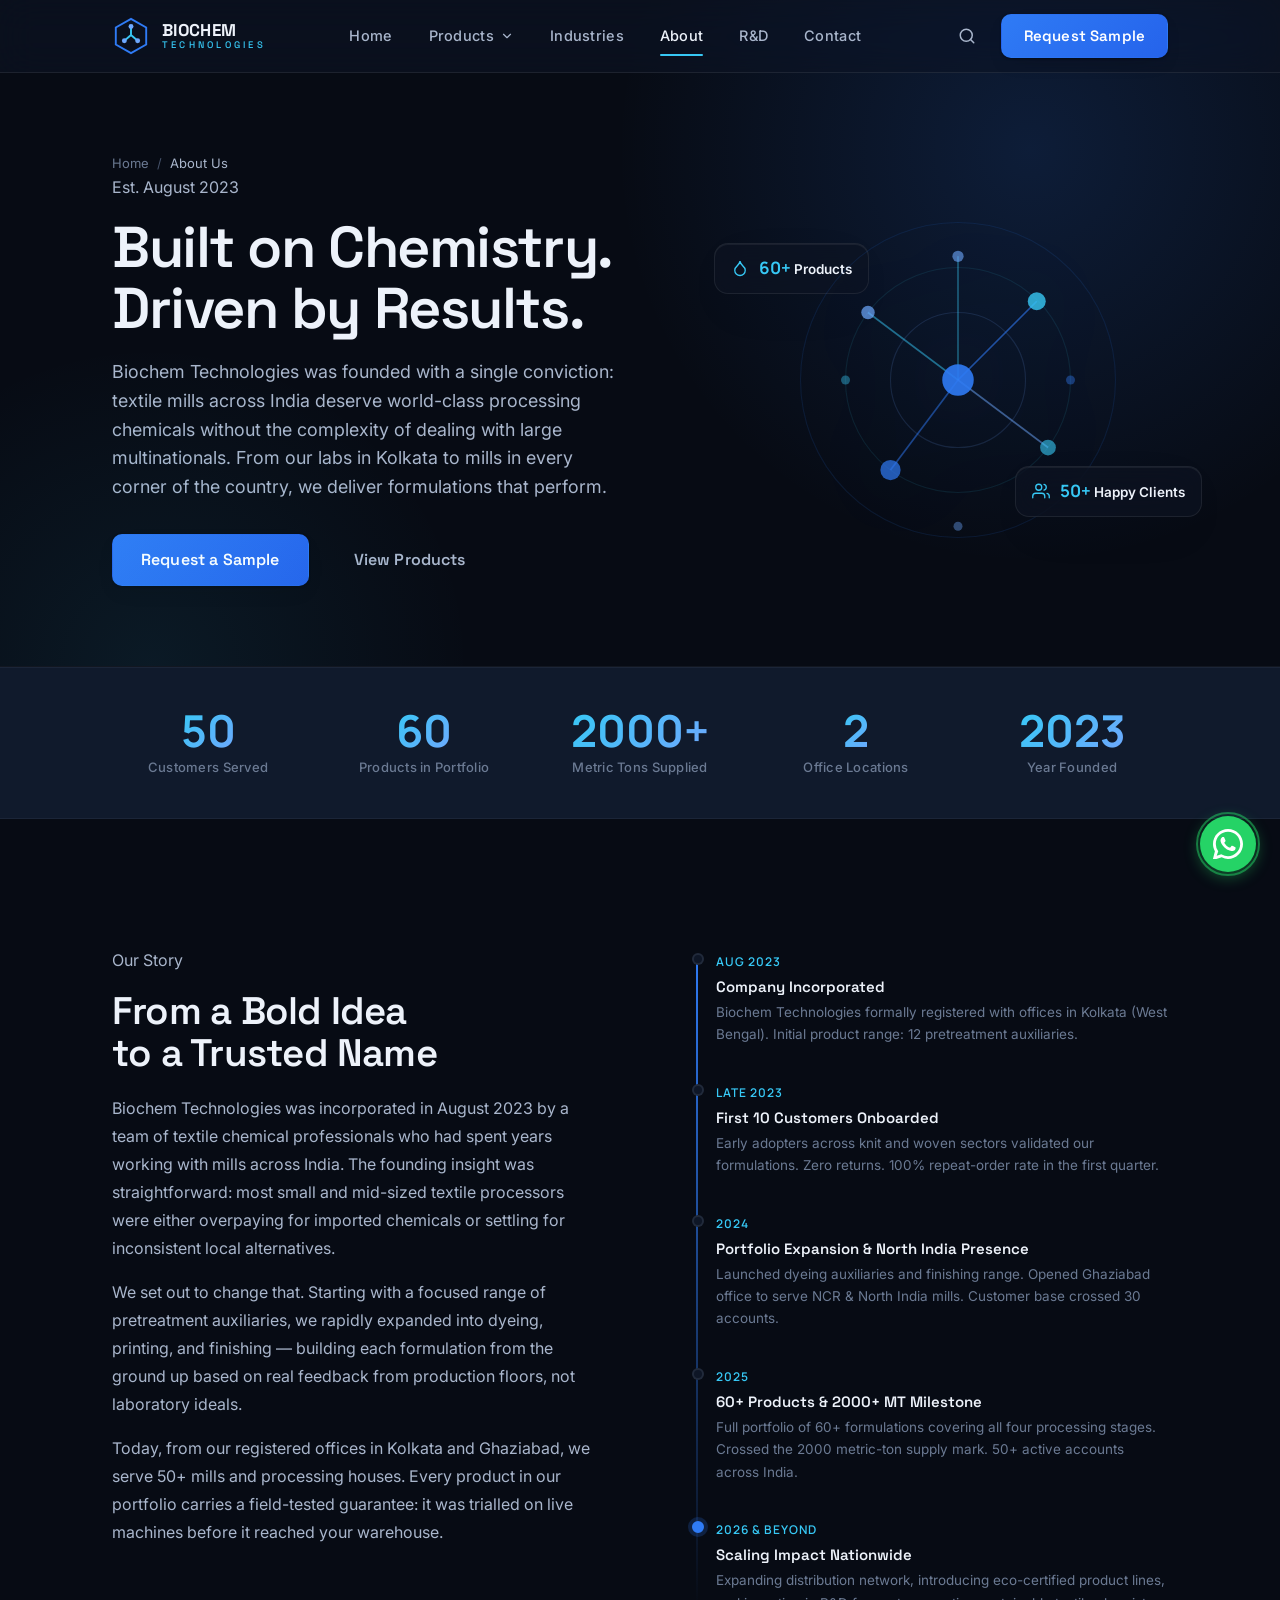
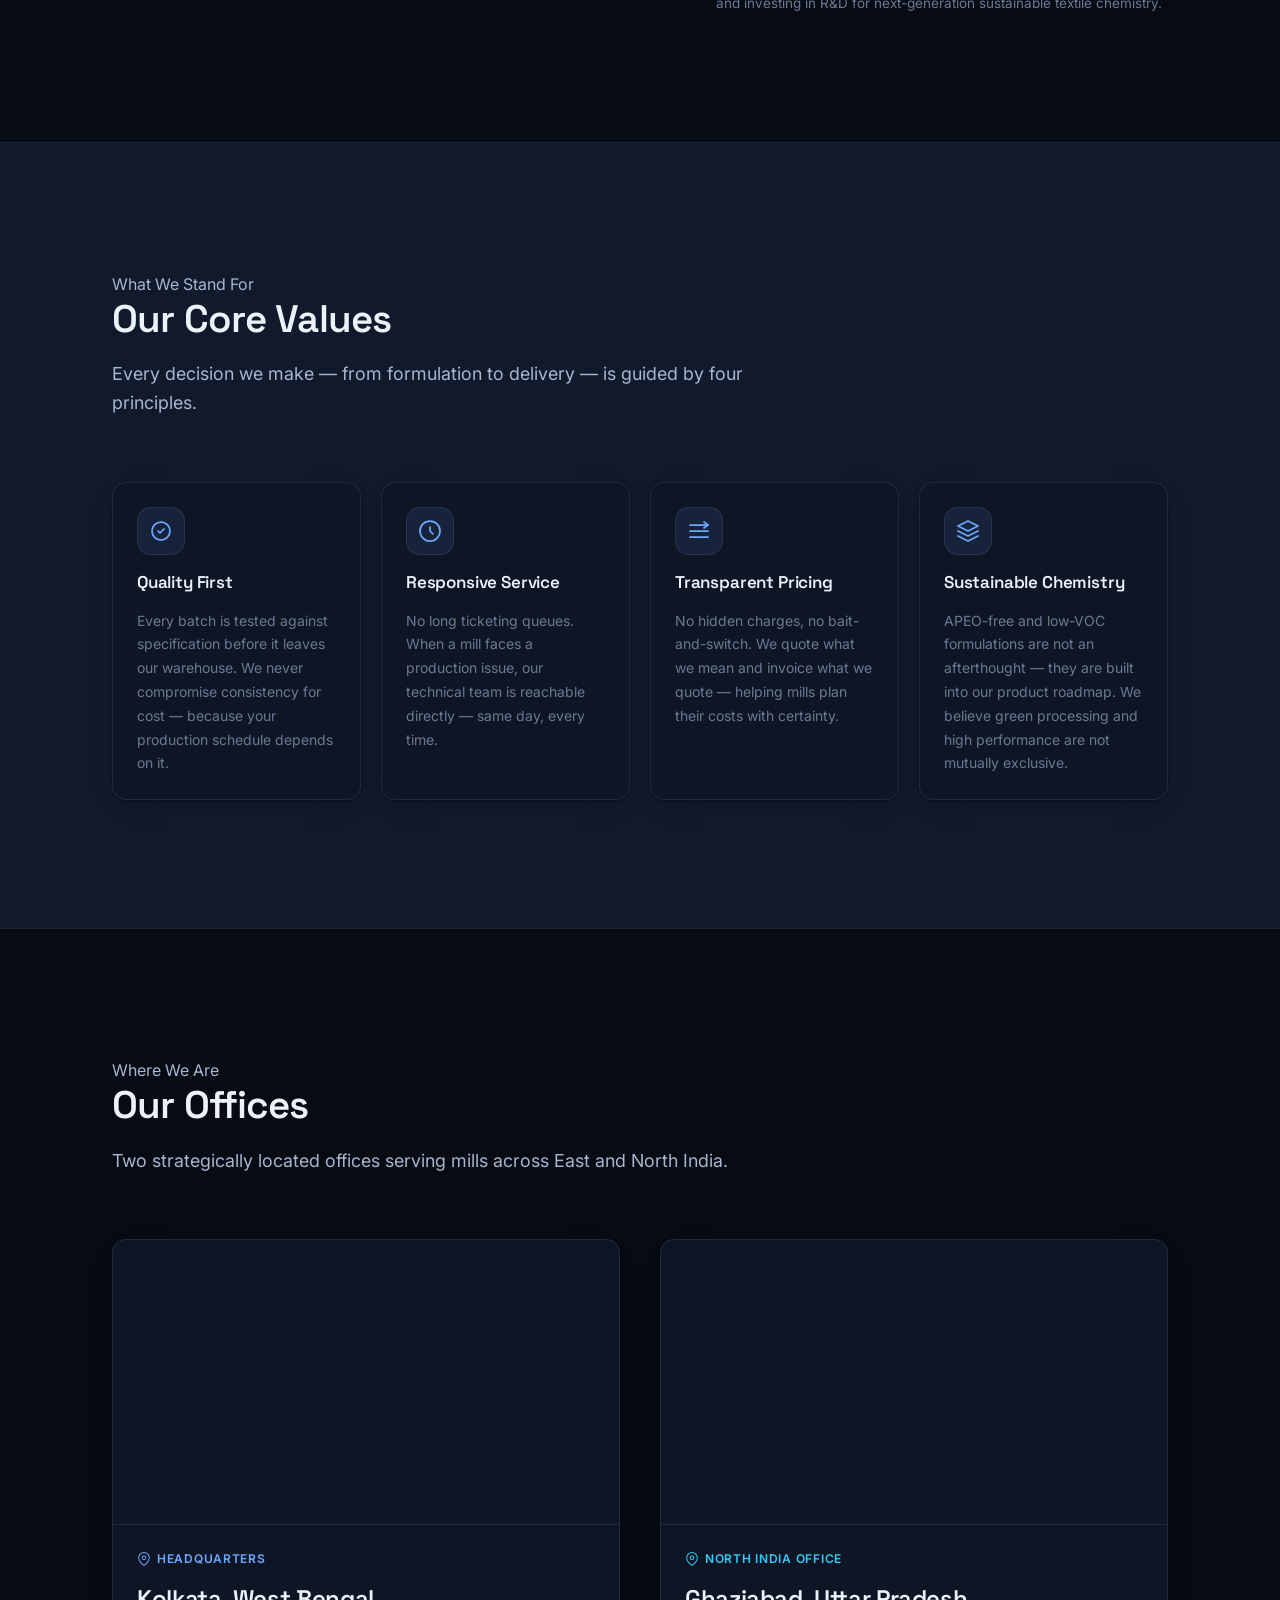
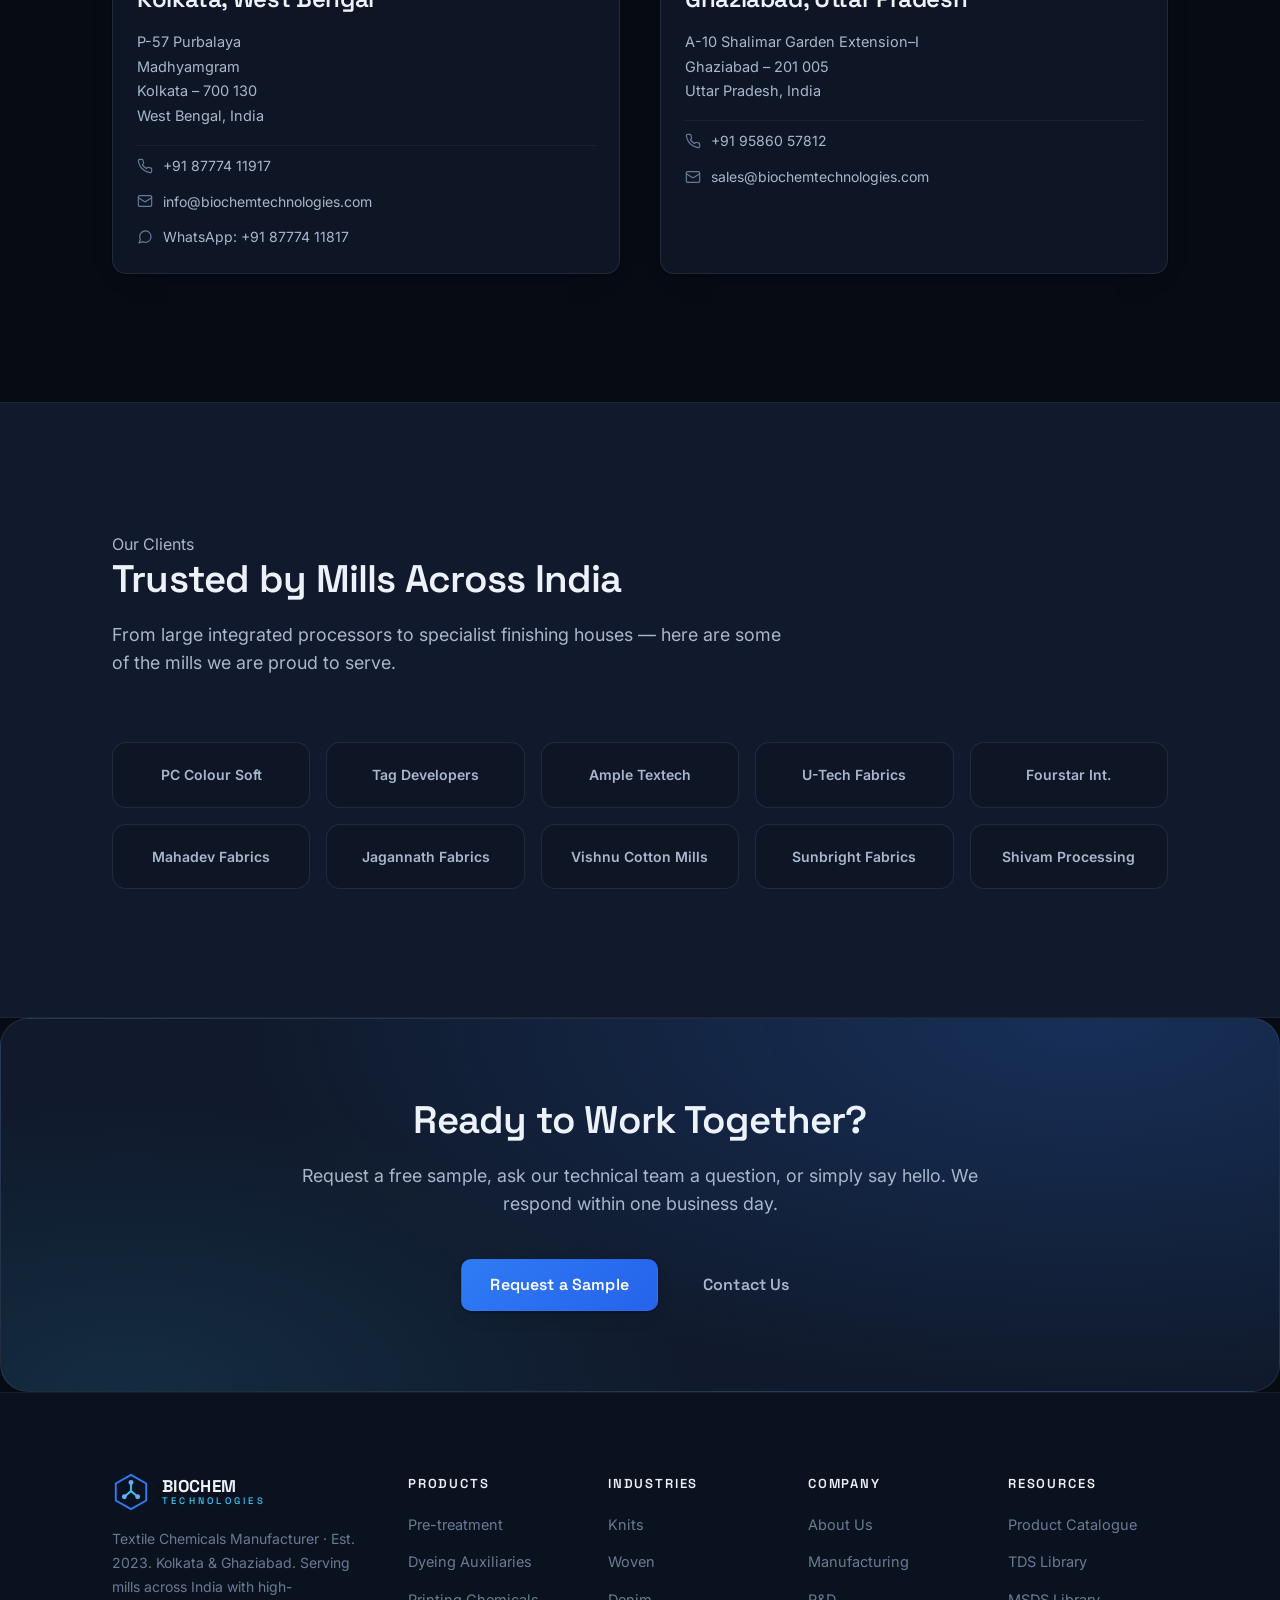
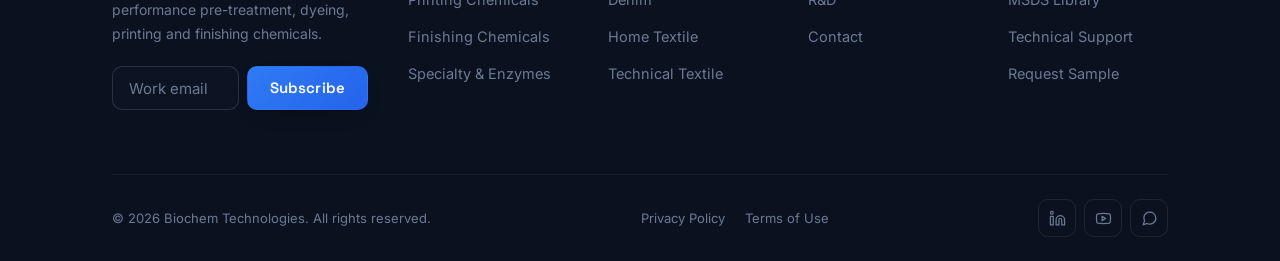
<file: about.html>
<!DOCTYPE html>
<html lang="en">
<head>
<meta charset="UTF-8">
<meta name="viewport" content="width=device-width, initial-scale=1.0">
<title>About Us — Biochem Technologies | Textile Chemicals Manufacturer</title>
<meta name="description" content="Learn about Biochem Technologies — founded in 2023 in Kolkata, we manufacture high-performance textile chemicals and serve 50+ mills across India with 60+ proven formulations.">
<meta property="og:title" content="About Biochem Technologies — Our Story">
<meta property="og:description" content="Founded 2023 in Kolkata. 50+ customers, 60+ products, 2000+ MT supplied. Serving textile mills across India.">
<meta property="og:type" content="website">
<link rel="icon" href="data:image/svg+xml,%3Csvg xmlns='http://www.w3.org/2000/svg' viewBox='0 0 32 32'%3E%3Cpath d='M16 2 28 9v14L16 30 4 23V9z' fill='%232F7BF5'/%3E%3Cpath d='M16 8v8m0 0-6 5m6-5 6 5' stroke='%23fff' stroke-width='2' fill='none'/%3E%3C/svg%3E">
<link rel="preconnect" href="https://fonts.googleapis.com">
<link rel="preconnect" href="https://fonts.gstatic.com" crossorigin>
<link href="https://fonts.googleapis.com/css2?family=Inter:wght@400;500;600&family=Manrope:wght@600;700&family=Space+Grotesk:wght@500;600;700&display=swap" rel="stylesheet">
<link rel="stylesheet" href="assets/css/base.css">
<link rel="stylesheet" href="assets/css/components.css">
<link rel="stylesheet" href="assets/css/about.css">
<link rel="stylesheet" href="assets/css/responsive.css">
</head>
<body>
<a class="skip-link" href="#main">Skip to main content</a>

<!-- ============ NAVIGATION ============ -->
<header class="nav" role="banner">
  <div class="nav__inner">
    <a class="brand" href="index.html" aria-label="Biochem Technologies — Home">
      <svg class="brand__mark" viewBox="0 0 40 40" fill="none" aria-hidden="true">
        <path d="M20 2 36 11v18L20 38 4 29V11z" stroke="#2F7BF5" stroke-width="2"/>
        <path d="M20 10v9m0 0-7 6m7-6 7 6" stroke="#37C8F5" stroke-width="2" stroke-linecap="round"/>
        <circle cx="20" cy="10" r="2.6" fill="#6EA8FE"/><circle cx="13" cy="25" r="2.6" fill="#6EA8FE"/><circle cx="27" cy="25" r="2.6" fill="#6EA8FE"/>
      </svg>
      <span class="brand__name">BIOCHEM<small>Technologies</small></span>
    </a>
    <ul class="nav__links">
      <li><a class="nav__link" href="index.html">Home</a></li>
      <li>
        <button class="nav__link" data-mega-btn aria-expanded="false" aria-controls="mega-products">Products
          <svg viewBox="0 0 24 24" fill="none" stroke="currentColor" stroke-width="2" stroke-linecap="round" stroke-linejoin="round" aria-hidden="true"><path d="m6 9 6 6 6-6"/></svg>
        </button>
      </li>
      <li><a class="nav__link" href="index.html#industries">Industries</a></li>
      <li><a class="nav__link is-active" href="about.html">About</a></li>
      <li><a class="nav__link" href="index.html#rnd">R&amp;D</a></li>
      <li><a class="nav__link" href="index.html#contact">Contact</a></li>
    </ul>
    <div class="nav__actions">
      <a class="btn btn--ghost btn--icon" href="products.html" aria-label="Search products" data-tip="Search products">
        <svg viewBox="0 0 24 24" fill="none" stroke="currentColor" stroke-width="2" stroke-linecap="round" stroke-linejoin="round" aria-hidden="true"><circle cx="11" cy="11" r="8"/><path d="m21 21-4.3-4.3"/></svg>
      </a>
      <button class="btn btn--primary btn--nav-cta" data-modal-open="modal-sample">Request Sample</button>
      <button class="nav__burger" aria-label="Open menu" aria-expanded="false">
        <svg viewBox="0 0 24 24" fill="none" stroke="currentColor" stroke-width="2" stroke-linecap="round" aria-hidden="true"><path d="M4 6h16M4 12h16M4 18h16"/></svg>
      </button>
    </div>
  </div>
  <!-- Mega menu -->
  <div class="mega" id="mega-products" data-mega>
    <div class="mega__inner">
      <a class="mega__item" href="products.html#pretreatment">
        <span class="icon-box"><svg viewBox="0 0 24 24" fill="none" stroke="currentColor" stroke-width="1.75" stroke-linecap="round" stroke-linejoin="round" aria-hidden="true"><path d="M10 2v6L4.5 17.5A2.8 2.8 0 0 0 7 22h10a2.8 2.8 0 0 0 2.5-4.5L14 8V2"/><path d="M8.5 2h7"/><path d="M7 16h10"/></svg></span>
        <span><h5>Pretreatment Chemicals</h5><p>Wetting agents, scouring aids, peroxide stabilizers and demineralizers.</p></span>
      </a>
      <a class="mega__item" href="products.html#dyeing">
        <span class="icon-box"><svg viewBox="0 0 24 24" fill="none" stroke="currentColor" stroke-width="1.75" stroke-linecap="round" stroke-linejoin="round" aria-hidden="true"><path d="M12 22a7 7 0 0 0 7-7c0-2-1-3.9-3-5.5s-3.5-4-4-6.5c-.5 2.5-2 4.9-4 6.5C6 11.1 5 13 5 15a7 7 0 0 0 7 7z"/></svg></span>
        <span><h5>Dyeing Auxiliaries</h5><p>Leveling agents, dispersants, soaping agents and dye-bath conditioners.</p></span>
      </a>
      <a class="mega__item" href="products.html#printing">
        <span class="icon-box"><svg viewBox="0 0 24 24" fill="none" stroke="currentColor" stroke-width="1.75" stroke-linecap="round" stroke-linejoin="round" aria-hidden="true"><rect x="3" y="3" width="18" height="18" rx="2"/><path d="M3 9h18M9 21V9"/></svg></span>
        <span><h5>Printing Chemicals</h5><p>Thickeners, binders, fixers and pigment printing systems.</p></span>
      </a>
      <a class="mega__item" href="products.html#finishing">
        <span class="icon-box"><svg viewBox="0 0 24 24" fill="none" stroke="currentColor" stroke-width="1.75" stroke-linecap="round" stroke-linejoin="round" aria-hidden="true"><path d="m12 3-1.9 5.8a2 2 0 0 1-1.3 1.3L3 12l5.8 1.9a2 2 0 0 1 1.3 1.3L12 21l1.9-5.8a2 2 0 0 1 1.3-1.3L21 12l-5.8-1.9a2 2 0 0 1-1.3-1.3z"/></svg></span>
        <span><h5>Finishing Chemicals</h5><p>Softeners, silicone emulsions and functional finishes.</p></span>
      </a>
      <a class="mega__item" href="products.html#specialty">
        <span class="icon-box"><svg viewBox="0 0 24 24" fill="none" stroke="currentColor" stroke-width="1.75" stroke-linecap="round" stroke-linejoin="round" aria-hidden="true"><circle cx="12" cy="12" r="2.2"/><path d="M12 2a15.3 15.3 0 0 1 4 10 15.3 15.3 0 0 1-4 10 15.3 15.3 0 0 1-4-10 15.3 15.3 0 0 1 4-10z"/><path d="M2 12a15.3 15.3 0 0 0 10 4 15.3 15.3 0 0 0 10-4 15.3 15.3 0 0 0-10-4 15.3 15.3 0 0 0-10 4z"/></svg></span>
        <span><h5>Specialty Chemicals</h5><p>Enzymes, eco-processing systems and mill-specific formulations.</p></span>
      </a>
      <a class="mega__item" href="products.html">
        <span class="icon-box"><svg viewBox="0 0 24 24" fill="none" stroke="currentColor" stroke-width="1.75" stroke-linecap="round" stroke-linejoin="round" aria-hidden="true"><path d="M5 12h14M13 6l6 6-6 6"/></svg></span>
        <span><h5>Full Product Catalogue</h5><p>Browse every product with filters, documents and comparisons.</p></span>
      </a>
    </div>
  </div>
</header>
<nav class="mobile-menu" aria-label="Mobile">
  <a href="index.html">Home</a>
  <a href="products.html">Products</a>
  <a href="index.html#industries">Industries</a>
  <a href="about.html" class="is-active">About</a>
  <a href="index.html#rnd">R&amp;D</a>
  <a href="index.html#contact">Contact</a>
</nav>

<main id="main">

  <!-- ============ HERO ============ -->
  <section class="about-hero">
    <div class="bg-mesh" aria-hidden="true"></div>
    <div class="container">
      <ol class="breadcrumb" aria-label="Breadcrumb">
        <li><a href="index.html">Home</a></li>
        <li aria-current="page">About Us</li>
      </ol>
      <div class="about-hero__inner">
        <div class="about-hero__text reveal">
          <span class="eyebrow">Est. August 2023</span>
          <h1>Built on Chemistry.<br>Driven by Results.</h1>
          <p class="subtitle">Biochem Technologies was founded with a single conviction: textile mills across India deserve world-class processing chemicals without the complexity of dealing with large multinationals. From our labs in Kolkata to mills in every corner of the country, we deliver formulations that perform.</p>
          <div class="about-hero__actions">
            <button class="btn btn--primary btn--lg" data-modal-open="modal-sample">Request a Sample</button>
            <a class="btn btn--ghost btn--lg" href="products.html">View Products</a>
          </div>
        </div>
        <div class="about-hero__visual reveal" aria-hidden="true">
          <div class="about-hero__badge about-hero__badge--1">
            <svg viewBox="0 0 24 24" fill="none" stroke="currentColor" stroke-width="1.75" stroke-linecap="round"><path d="M12 22a7 7 0 0 0 7-7c0-2-1-3.9-3-5.5s-3.5-4-4-6.5c-.5 2.5-2 4.9-4 6.5C6 11.1 5 13 5 15a7 7 0 0 0 7 7z"/></svg>
            <span><strong>60+</strong> Products</span>
          </div>
          <svg class="about-hero__molecule" viewBox="0 0 320 320" fill="none">
            <circle cx="160" cy="160" r="140" stroke="rgba(47,123,245,0.12)" stroke-width="1"/>
            <circle cx="160" cy="160" r="100" stroke="rgba(55,200,245,0.10)" stroke-width="1"/>
            <circle cx="160" cy="160" r="60" stroke="rgba(110,168,254,0.15)" stroke-width="1"/>
            <!-- Atom bonds -->
            <line x1="160" y1="160" x2="230" y2="90" stroke="#2F7BF5" stroke-width="1.5" opacity="0.6"/>
            <line x1="160" y1="160" x2="80" y2="100" stroke="#37C8F5" stroke-width="1.5" opacity="0.5"/>
            <line x1="160" y1="160" x2="100" y2="240" stroke="#2F7BF5" stroke-width="1.5" opacity="0.5"/>
            <line x1="160" y1="160" x2="240" y2="220" stroke="#6EA8FE" stroke-width="1.5" opacity="0.5"/>
            <line x1="160" y1="160" x2="160" y2="50" stroke="#37C8F5" stroke-width="1.5" opacity="0.4"/>
            <!-- Nodes -->
            <circle cx="160" cy="160" r="14" fill="#2F7BF5" opacity="0.9"/>
            <circle cx="230" cy="90" r="8" fill="#37C8F5" opacity="0.8"/>
            <circle cx="80" cy="100" r="6" fill="#6EA8FE" opacity="0.7"/>
            <circle cx="100" cy="240" r="9" fill="#2F7BF5" opacity="0.7"/>
            <circle cx="240" cy="220" r="7" fill="#37C8F5" opacity="0.6"/>
            <circle cx="160" cy="50" r="5" fill="#6EA8FE" opacity="0.6"/>
            <!-- Outer ring nodes -->
            <circle cx="60" cy="160" r="4" fill="#37C8F5" opacity="0.4"/>
            <circle cx="260" cy="160" r="4" fill="#2F7BF5" opacity="0.4"/>
            <circle cx="160" cy="290" r="4" fill="#6EA8FE" opacity="0.4"/>
          </svg>
          <div class="about-hero__badge about-hero__badge--2">
            <svg viewBox="0 0 24 24" fill="none" stroke="currentColor" stroke-width="1.75" stroke-linecap="round"><path d="M17 21v-2a4 4 0 0 0-4-4H5a4 4 0 0 0-4 4v2"/><circle cx="9" cy="7" r="4"/><path d="M23 21v-2a4 4 0 0 0-3-3.87M16 3.13a4 4 0 0 1 0 7.75"/></svg>
            <span><strong>50+</strong> Happy Clients</span>
          </div>
        </div>
      </div>
    </div>
  </section>

  <!-- ============ STATS BAND ============ -->
  <section class="about-stats-band" aria-label="Key figures">
    <div class="container">
      <div class="about-stats">
        <div class="about-stat reveal">
          <span class="about-stat__value" data-count="50">50+</span>
          <span class="about-stat__label">Customers Served</span>
        </div>
        <div class="about-stat reveal">
          <span class="about-stat__value" data-count="60">60+</span>
          <span class="about-stat__label">Products in Portfolio</span>
        </div>
        <div class="about-stat reveal">
          <span class="about-stat__value">2000+</span>
          <span class="about-stat__label">Metric Tons Supplied</span>
        </div>
        <div class="about-stat reveal">
          <span class="about-stat__value">2</span>
          <span class="about-stat__label">Office Locations</span>
        </div>
        <div class="about-stat reveal">
          <span class="about-stat__value">2023</span>
          <span class="about-stat__label">Year Founded</span>
        </div>
      </div>
    </div>
  </section>

  <!-- ============ OUR STORY ============ -->
  <section class="section" id="story">
    <div class="container">
      <div class="about-story">
        <div class="about-story__text reveal">
          <span class="eyebrow">Our Story</span>
          <h2>From a Bold Idea to a Trusted Name</h2>
          <p>Biochem Technologies was incorporated in August 2023 by a team of textile chemical professionals who had spent years working with mills across India. The founding insight was straightforward: most small and mid-sized textile processors were either overpaying for imported chemicals or settling for inconsistent local alternatives.</p>
          <p>We set out to change that. Starting with a focused range of pretreatment auxiliaries, we rapidly expanded into dyeing, printing, and finishing — building each formulation from the ground up based on real feedback from production floors, not laboratory ideals.</p>
          <p>Today, from our registered offices in Kolkata and Ghaziabad, we serve 50+ mills and processing houses. Every product in our portfolio carries a field-tested guarantee: it was trialled on live machines before it reached your warehouse.</p>
        </div>
        <div class="about-story__timeline reveal">
          <div class="story-step">
            <div class="story-step__dot"></div>
            <div class="story-step__content">
              <span class="story-step__year">Aug 2023</span>
              <h5>Company Incorporated</h5>
              <p>Biochem Technologies formally registered with offices in Kolkata (West Bengal). Initial product range: 12 pretreatment auxiliaries.</p>
            </div>
          </div>
          <div class="story-step">
            <div class="story-step__dot"></div>
            <div class="story-step__content">
              <span class="story-step__year">Late 2023</span>
              <h5>First 10 Customers Onboarded</h5>
              <p>Early adopters across knit and woven sectors validated our formulations. Zero returns. 100% repeat-order rate in the first quarter.</p>
            </div>
          </div>
          <div class="story-step">
            <div class="story-step__dot"></div>
            <div class="story-step__content">
              <span class="story-step__year">2024</span>
              <h5>Portfolio Expansion &amp; North India Presence</h5>
              <p>Launched dyeing auxiliaries and finishing range. Opened Ghaziabad office to serve NCR &amp; North India mills. Customer base crossed 30 accounts.</p>
            </div>
          </div>
          <div class="story-step">
            <div class="story-step__dot"></div>
            <div class="story-step__content">
              <span class="story-step__year">2025</span>
              <h5>60+ Products &amp; 2000+ MT Milestone</h5>
              <p>Full portfolio of 60+ formulations covering all four processing stages. Crossed the 2000 metric-ton supply mark. 50+ active accounts across India.</p>
            </div>
          </div>
          <div class="story-step story-step--active">
            <div class="story-step__dot"></div>
            <div class="story-step__content">
              <span class="story-step__year">2026 &amp; Beyond</span>
              <h5>Scaling Impact Nationwide</h5>
              <p>Expanding distribution network, introducing eco-certified product lines, and investing in R&amp;D for next-generation sustainable textile chemistry.</p>
            </div>
          </div>
        </div>
      </div>
    </div>
  </section>

  <!-- ============ VALUES ============ -->
  <section class="section about-values-section" id="values">
    <div class="container">
      <div class="section-head reveal">
        <span class="eyebrow">What We Stand For</span>
        <h2>Our Core Values</h2>
        <p class="subtitle">Every decision we make — from formulation to delivery — is guided by four principles.</p>
      </div>
      <div class="values-grid">
        <article class="value-card card reveal">
          <div class="icon-box icon-box--lg">
            <svg viewBox="0 0 24 24" fill="none" stroke="currentColor" stroke-width="1.75" stroke-linecap="round" stroke-linejoin="round" aria-hidden="true"><path d="M9 12l2 2 4-4"/><path d="M21 12a9 9 0 1 1-18 0 9 9 0 0 1 18 0z"/></svg>
          </div>
          <h4>Quality First</h4>
          <p>Every batch is tested against specification before it leaves our warehouse. We never compromise consistency for cost — because your production schedule depends on it.</p>
        </article>
        <article class="value-card card reveal">
          <div class="icon-box icon-box--lg">
            <svg viewBox="0 0 24 24" fill="none" stroke="currentColor" stroke-width="1.75" stroke-linecap="round" stroke-linejoin="round" aria-hidden="true"><path d="M12 2a10 10 0 1 0 0 20A10 10 0 0 0 12 2z"/><path d="M12 8v4l3 3"/></svg>
          </div>
          <h4>Responsive Service</h4>
          <p>No long ticketing queues. When a mill faces a production issue, our technical team is reachable directly — same day, every time.</p>
        </article>
        <article class="value-card card reveal">
          <div class="icon-box icon-box--lg">
            <svg viewBox="0 0 24 24" fill="none" stroke="currentColor" stroke-width="1.75" stroke-linecap="round" stroke-linejoin="round" aria-hidden="true"><path d="M3 6h18M3 12h18M3 18h18"/><path d="m17 3 4 3-4 3"/></svg>
          </div>
          <h4>Transparent Pricing</h4>
          <p>No hidden charges, no bait-and-switch. We quote what we mean and invoice what we quote — helping mills plan their costs with certainty.</p>
        </article>
        <article class="value-card card reveal">
          <div class="icon-box icon-box--lg">
            <svg viewBox="0 0 24 24" fill="none" stroke="currentColor" stroke-width="1.75" stroke-linecap="round" stroke-linejoin="round" aria-hidden="true"><path d="M12 2L2 7l10 5 10-5-10-5z"/><path d="M2 17l10 5 10-5"/><path d="M2 12l10 5 10-5"/></svg>
          </div>
          <h4>Sustainable Chemistry</h4>
          <p>APEO-free and low-VOC formulations are not an afterthought — they are built into our product roadmap. We believe green processing and high performance are not mutually exclusive.</p>
        </article>
      </div>
    </div>
  </section>

  <!-- ============ OFFICES ============ -->
  <section class="section" id="offices">
    <div class="container">
      <div class="section-head reveal">
        <span class="eyebrow">Where We Are</span>
        <h2>Our Offices</h2>
        <p class="subtitle">Two strategically located offices serving mills across East and North India.</p>
      </div>
      <div class="offices-grid">

        <!-- Kolkata -->
        <article class="office-card card reveal">
          <div class="office-card__map">
            <iframe
              src="https://maps.google.com/maps?q=Madhyamgram+Kolkata+West+Bengal+India&output=embed&z=13"
              width="100%" height="100%" style="border:0;" loading="lazy"
              title="Kolkata office map — Madhyamgram, West Bengal"></iframe>
          </div>
          <div class="office-card__body">
            <div class="office-card__badge">
              <svg viewBox="0 0 24 24" fill="none" stroke="currentColor" stroke-width="1.75" stroke-linecap="round" stroke-linejoin="round" aria-hidden="true"><path d="M21 10c0 7-9 13-9 13s-9-6-9-13a9 9 0 0 1 18 0z"/><circle cx="12" cy="10" r="3"/></svg>
              Headquarters
            </div>
            <h3>Kolkata, West Bengal</h3>
            <address>
              <p>P-57 Purbalaya<br>Madhyamgram<br>Kolkata – 700 130<br>West Bengal, India</p>
            </address>
            <div class="office-card__contacts">
              <a href="tel:+918777411917" class="office-contact-item">
                <svg viewBox="0 0 24 24" fill="none" stroke="currentColor" stroke-width="1.75" stroke-linecap="round" stroke-linejoin="round" aria-hidden="true"><path d="M22 16.92v3a2 2 0 0 1-2.18 2 19.8 19.8 0 0 1-8.63-3.07 19.5 19.5 0 0 1-6-6 19.8 19.8 0 0 1-3.07-8.67A2 2 0 0 1 4.11 2h3a2 2 0 0 1 2 1.72c.127.96.361 1.903.7 2.81a2 2 0 0 1-.45 2.11L8.09 9.91a16 16 0 0 0 6 6l1.27-1.27a2 2 0 0 1 2.11-.45c.907.339 1.85.573 2.81.7A2 2 0 0 1 22 16.92z"/></svg>
                +91 87774 11917
              </a>
              <a href="mailto:info@biochemtechnologies.com" class="office-contact-item">
                <svg viewBox="0 0 24 24" fill="none" stroke="currentColor" stroke-width="1.75" stroke-linecap="round" stroke-linejoin="round" aria-hidden="true"><rect x="2" y="4" width="20" height="16" rx="2"/><path d="m22 7-8.97 5.7a1.94 1.94 0 0 1-2.06 0L2 7"/></svg>
                info@biochemtechnologies.com
              </a>
              <a href="https://wa.me/918777411817" target="_blank" rel="noopener" class="office-contact-item">
                <svg viewBox="0 0 24 24" fill="none" stroke="currentColor" stroke-width="1.75" stroke-linecap="round" stroke-linejoin="round" aria-hidden="true"><path d="M21 11.5a8.4 8.4 0 0 1-9.2 8.4c-1.1-.1-2.2-.4-3.2-.9L3 21l2-5.6a8.5 8.5 0 1 1 16-3.9z"/></svg>
                WhatsApp: +91 87774 11817
              </a>
            </div>
          </div>
        </article>

        <!-- Ghaziabad -->
        <article class="office-card card reveal">
          <div class="office-card__map">
            <iframe
              src="https://maps.google.com/maps?q=Shalimar+Garden+Extension+1+Ghaziabad+Uttar+Pradesh+India&output=embed&z=13"
              width="100%" height="100%" style="border:0;" loading="lazy"
              title="Ghaziabad office map — Shalimar Garden Extension, UP"></iframe>
          </div>
          <div class="office-card__body">
            <div class="office-card__badge office-card__badge--north">
              <svg viewBox="0 0 24 24" fill="none" stroke="currentColor" stroke-width="1.75" stroke-linecap="round" stroke-linejoin="round" aria-hidden="true"><path d="M21 10c0 7-9 13-9 13s-9-6-9-13a9 9 0 0 1 18 0z"/><circle cx="12" cy="10" r="3"/></svg>
              North India Office
            </div>
            <h3>Ghaziabad, Uttar Pradesh</h3>
            <address>
              <p>A-10 Shalimar Garden Extension–I<br>Ghaziabad – 201 005<br>Uttar Pradesh, India</p>
            </address>
            <div class="office-card__contacts">
              <a href="tel:+919586057812" class="office-contact-item">
                <svg viewBox="0 0 24 24" fill="none" stroke="currentColor" stroke-width="1.75" stroke-linecap="round" stroke-linejoin="round" aria-hidden="true"><path d="M22 16.92v3a2 2 0 0 1-2.18 2 19.8 19.8 0 0 1-8.63-3.07 19.5 19.5 0 0 1-6-6 19.8 19.8 0 0 1-3.07-8.67A2 2 0 0 1 4.11 2h3a2 2 0 0 1 2 1.72c.127.96.361 1.903.7 2.81a2 2 0 0 1-.45 2.11L8.09 9.91a16 16 0 0 0 6 6l1.27-1.27a2 2 0 0 1 2.11-.45c.907.339 1.85.573 2.81.7A2 2 0 0 1 22 16.92z"/></svg>
                +91 95860 57812
              </a>
              <a href="mailto:sales@biochemtechnologies.com" class="office-contact-item">
                <svg viewBox="0 0 24 24" fill="none" stroke="currentColor" stroke-width="1.75" stroke-linecap="round" stroke-linejoin="round" aria-hidden="true"><rect x="2" y="4" width="20" height="16" rx="2"/><path d="m22 7-8.97 5.7a1.94 1.94 0 0 1-2.06 0L2 7"/></svg>
                sales@biochemtechnologies.com
              </a>
            </div>
          </div>
        </article>

      </div>
    </div>
  </section>

  <!-- ============ TRUSTED BY ============ -->
  <section class="section about-trusted-section" id="clients">
    <div class="container">
      <div class="section-head reveal">
        <span class="eyebrow">Our Clients</span>
        <h2>Trusted by Mills Across India</h2>
        <p class="subtitle">From large integrated processors to specialist finishing houses — here are some of the mills we are proud to serve.</p>
      </div>
      <div class="trusted-grid reveal">
        <div class="trusted-item">PC Colour Soft</div>
        <div class="trusted-item">Tag Developers</div>
        <div class="trusted-item">Ample Textech</div>
        <div class="trusted-item">U-Tech Fabrics</div>
        <div class="trusted-item">Fourstar Int.</div>
        <div class="trusted-item">Mahadev Fabrics</div>
        <div class="trusted-item">Jagannath Fabrics</div>
        <div class="trusted-item">Vishnu Cotton Mills</div>
        <div class="trusted-item">Sunbright Fabrics</div>
        <div class="trusted-item">Shivam Processing</div>
      </div>
    </div>
  </section>

  <!-- ============ CTA BAND ============ -->
  <section class="cta-band section" aria-label="Get in touch">
    <div class="container">
      <div class="cta-band__inner reveal">
        <div>
          <h2>Ready to Work Together?</h2>
          <p class="subtitle">Request a free sample, ask our technical team a question, or simply say hello. We respond within one business day.</p>
        </div>
        <div class="cta-band__actions">
          <button class="btn btn--primary btn--lg" data-modal-open="modal-sample">Request a Sample</button>
          <a class="btn btn--ghost btn--lg" href="index.html#contact">Contact Us</a>
        </div>
      </div>
    </div>
  </section>

</main>

<!-- ============ FOOTER ============ -->
<footer class="footer">
  <div class="container">
    <div class="footer__grid">
      <div class="footer__brand">
        <a class="brand" href="index.html" aria-label="Biochem Technologies">
          <svg class="brand__mark" viewBox="0 0 40 40" fill="none" aria-hidden="true">
            <path d="M20 2 36 11v18L20 38 4 29V11z" stroke="#2F7BF5" stroke-width="2"/>
            <path d="M20 10v9m0 0-7 6m7-6 7 6" stroke="#37C8F5" stroke-width="2" stroke-linecap="round"/>
            <circle cx="20" cy="10" r="2.6" fill="#6EA8FE"/><circle cx="13" cy="25" r="2.6" fill="#6EA8FE"/><circle cx="27" cy="25" r="2.6" fill="#6EA8FE"/>
          </svg>
          <span class="brand__name">BIOCHEM<small>Technologies</small></span>
        </a>
        <p>Textile Chemicals Manufacturer · Est. 2023. Kolkata &amp; Ghaziabad. Serving mills across India with high-performance pre-treatment, dyeing, printing and finishing chemicals.</p>
        <form class="footer__news" data-demo-form aria-label="Newsletter signup">
          <input class="input" type="email" placeholder="Work email" aria-label="Email address" required>
          <button class="btn btn--primary" type="submit">Subscribe</button>
        </form>
      </div>
      <nav aria-label="Products">
        <h6>Products</h6>
        <ul>
          <li><a href="products.html#pretreatment">Pre-treatment</a></li>
          <li><a href="products.html#dyeing">Dyeing Auxiliaries</a></li>
          <li><a href="products.html#printing">Printing Chemicals</a></li>
          <li><a href="products.html#finishing">Finishing Chemicals</a></li>
          <li><a href="products.html#specialty">Specialty &amp; Enzymes</a></li>
        </ul>
      </nav>
      <nav aria-label="Industries">
        <h6>Industries</h6>
        <ul>
          <li><a href="index.html#industries">Knits</a></li>
          <li><a href="index.html#industries">Woven</a></li>
          <li><a href="index.html#industries">Denim</a></li>
          <li><a href="index.html#industries">Home Textile</a></li>
          <li><a href="index.html#industries">Technical Textile</a></li>
        </ul>
      </nav>
      <nav aria-label="Company">
        <h6>Company</h6>
        <ul>
          <li><a href="about.html">About Us</a></li>
          <li><a href="index.html#manufacturing">Manufacturing</a></li>
          <li><a href="index.html#rnd">R&amp;D</a></li>
          <li><a href="index.html#contact">Contact</a></li>
        </ul>
      </nav>
      <nav aria-label="Resources">
        <h6>Resources</h6>
        <ul>
          <li><a href="products.html">Product Catalogue</a></li>
          <li><a href="products.html#downloads">TDS Library</a></li>
          <li><a href="products.html#downloads">MSDS Library</a></li>
          <li><a href="index.html#support">Technical Support</a></li>
          <li><a href="#" data-modal-open="modal-sample">Request Sample</a></li>
        </ul>
      </nav>
    </div>
    <div class="footer__bottom">
      <span>© <span data-year>2026</span> Biochem Technologies. All rights reserved.</span>
      <div class="footer__legal"><a href="#">Privacy Policy</a><a href="#">Terms of Use</a></div>
      <div class="social">
        <a href="#" aria-label="LinkedIn"><svg viewBox="0 0 24 24" fill="none" stroke="currentColor" stroke-width="1.75" stroke-linecap="round" stroke-linejoin="round"><path d="M16 8a6 6 0 0 1 6 6v7h-4v-7a2 2 0 0 0-4 0v7h-4v-7a6 6 0 0 1 6-6z"/><rect x="2" y="9" width="4" height="12"/><circle cx="4" cy="4" r="2"/></svg></a>
        <a href="#" aria-label="YouTube"><svg viewBox="0 0 24 24" fill="none" stroke="currentColor" stroke-width="1.75" stroke-linecap="round" stroke-linejoin="round"><path d="M2.5 17a24.1 24.1 0 0 1 0-10 2 2 0 0 1 1.4-1.4 49.6 49.6 0 0 1 16.2 0A2 2 0 0 1 21.5 7a24.1 24.1 0 0 1 0 10 2 2 0 0 1-1.4 1.4 49.6 49.6 0 0 1-16.2 0A2 2 0 0 1 2.5 17z"/><path d="m10 15 5-3-5-3z"/></svg></a>
        <a href="https://wa.me/918777411817" target="_blank" rel="noopener" aria-label="WhatsApp"><svg viewBox="0 0 24 24" fill="none" stroke="currentColor" stroke-width="1.75" stroke-linecap="round" stroke-linejoin="round"><path d="M21 11.5a8.4 8.4 0 0 1-9.2 8.4c-1.1-.1-2.2-.4-3.2-.9L3 21l2-5.6a8.5 8.5 0 1 1 16-3.9z"/></svg></a>
      </div>
    </div>
  </div>
</footer>

<!-- ============ MODAL · Request Sample ============ -->
<div class="overlay-layer" id="modal-sample" role="dialog" aria-modal="true" aria-labelledby="modal-sample-title" aria-hidden="true">
  <div class="modal">
    <div class="modal__head">
      <div>
        <h3 id="modal-sample-title" style="margin-bottom:4px">Request a Sample</h3>
        <p class="small" style="color:var(--text-3)">Our technical team responds within one business day.</p>
      </div>
      <button class="modal__close" data-modal-close aria-label="Close dialog">
        <svg viewBox="0 0 24 24" fill="none" stroke="currentColor" stroke-width="2" stroke-linecap="round"><path d="M18 6 6 18M6 6l12 12"/></svg>
      </button>
    </div>
    <form id="sample-form" action="https://formspree.io/f/YOUR_FORM_ID" method="POST" class="grid" style="gap:var(--s-4)">
      <input type="hidden" name="_subject" value="New Sample / Enquiry — Biochem Technologies">
      <input type="hidden" name="_next" value="">
      <div class="grid grid-2" style="gap:var(--s-4)">
        <div class="field"><label class="field__label" for="ms-company">Company Name <span class="req">*</span></label><input class="input" id="ms-company" name="company" required placeholder="Your mill / processing house"></div>
        <div class="field"><label class="field__label" for="ms-person">Contact Person <span class="req">*</span></label><input class="input" id="ms-person" name="name" required placeholder="Full name"></div>
      </div>
      <div class="grid grid-2" style="gap:var(--s-4)">
        <div class="field"><label class="field__label" for="ms-email">Email <span class="req">*</span></label><input class="input" id="ms-email" name="email" type="email" required placeholder="name@company.com"></div>
        <div class="field"><label class="field__label" for="ms-phone">Phone</label><input class="input" id="ms-phone" name="phone" type="tel" placeholder="+91"></div>
      </div>
      <div class="field"><label class="field__label" for="ms-msg">Requirement</label><textarea class="textarea" id="ms-msg" name="requirement" placeholder="Product, application, fabric type, machine…"></textarea></div>
      <div id="form-success" style="display:none;padding:var(--s-5);background:rgba(52,211,153,.1);border:1px solid rgba(52,211,153,.3);border-radius:var(--r-md);text-align:center;">
        <svg style="width:40px;height:40px;color:var(--success);margin:0 auto var(--s-3)" viewBox="0 0 24 24" fill="none" stroke="currentColor" stroke-width="2" stroke-linecap="round" stroke-linejoin="round"><path d="M22 11.08V12a10 10 0 1 1-5.93-9.14"/><path d="M22 4 12 14.01l-3-3"/></svg>
        <p style="color:var(--success);font-weight:600;margin-bottom:4px">Request sent successfully!</p>
        <p class="small" style="color:var(--text-2)">Our team will contact you within one business day.</p>
      </div>
      <div id="form-error" style="display:none;padding:var(--s-4);background:rgba(248,113,113,.1);border:1px solid rgba(248,113,113,.3);border-radius:var(--r-md);">
        <p class="small" style="color:var(--error)">Something went wrong. Please email us directly at <a href="mailto:info@biochemtechnologies.com" style="color:var(--error);text-decoration:underline">info@biochemtechnologies.com</a></p>
      </div>
      <button class="btn btn--primary btn--lg" type="submit" id="form-submit-btn">Submit Request</button>
    </form>
  </div>
</div>

<!-- ============ FLOATING WHATSAPP ============ -->
<a class="wa-fab" href="https://wa.me/918777411817" target="_blank" rel="noopener" aria-label="Chat on WhatsApp">
  <svg viewBox="0 0 24 24" fill="currentColor" aria-hidden="true">
    <path d="M17.472 14.382c-.297-.149-1.758-.867-2.03-.967-.273-.099-.471-.148-.67.15-.197.297-.767.966-.94 1.164-.173.199-.347.223-.644.075-.297-.15-1.255-.463-2.39-1.475-.883-.788-1.48-1.761-1.653-2.059-.173-.297-.018-.458.13-.606.134-.133.298-.347.446-.52.149-.174.198-.298.298-.497.099-.198.05-.371-.025-.52-.075-.149-.669-1.612-.916-2.207-.242-.579-.487-.5-.669-.51-.173-.008-.371-.01-.57-.01-.198 0-.52.074-.792.372-.272.297-1.04 1.016-1.04 2.479 0 1.462 1.065 2.875 1.213 3.074.149.198 2.096 3.2 5.077 4.487.709.306 1.262.489 1.694.625.712.227 1.36.195 1.871.118.571-.085 1.758-.719 2.006-1.413.248-.694.248-1.289.173-1.413-.074-.124-.272-.198-.57-.347"/>
    <path d="M12 0C5.373 0 0 5.373 0 12c0 2.123.554 4.116 1.523 5.843L.057 23.633a.75.75 0 0 0 .926.899l5.998-1.913A11.946 11.946 0 0 0 12 24c6.627 0 12-5.373 12-12S18.627 0 12 0zm0 21.75a9.745 9.745 0 0 1-4.997-1.373l-.356-.213-3.694 1.178 1.245-3.569-.233-.368A9.745 9.745 0 0 1 2.25 12C2.25 6.615 6.615 2.25 12 2.25S21.75 6.615 21.75 12 17.385 21.75 12 21.75z"/>
  </svg>
  <span class="wa-fab__label">Chat with us</span>
</a>

<script src="assets/js/main.js"></script>
<script>
(function () {
  /* Year auto-update */
  var yr = document.querySelector('[data-year]');
  if (yr) yr.textContent = new Date().getFullYear();

  /* Request Sample form (Formspree) */
  var form = document.getElementById('sample-form');
  if (form) {
    form.addEventListener('submit', function (e) {
      e.preventDefault();
      var btn = document.getElementById('form-submit-btn');
      btn.disabled = true;
      btn.innerHTML = '<span class="btn__spinner"></span> Sending…';
      fetch(form.action, { method: 'POST', body: new FormData(form), headers: { 'Accept': 'application/json' } })
        .then(function (res) {
          if (res.ok) {
            form.style.display = 'none';
            document.getElementById('form-success').style.display = 'block';
          } else { throw new Error(); }
        })
        .catch(function () {
          btn.disabled = false;
          btn.textContent = 'Submit Request';
          document.getElementById('form-error').style.display = 'block';
        });
    });
  }
})();
</script>
</body>
</html>
</file>
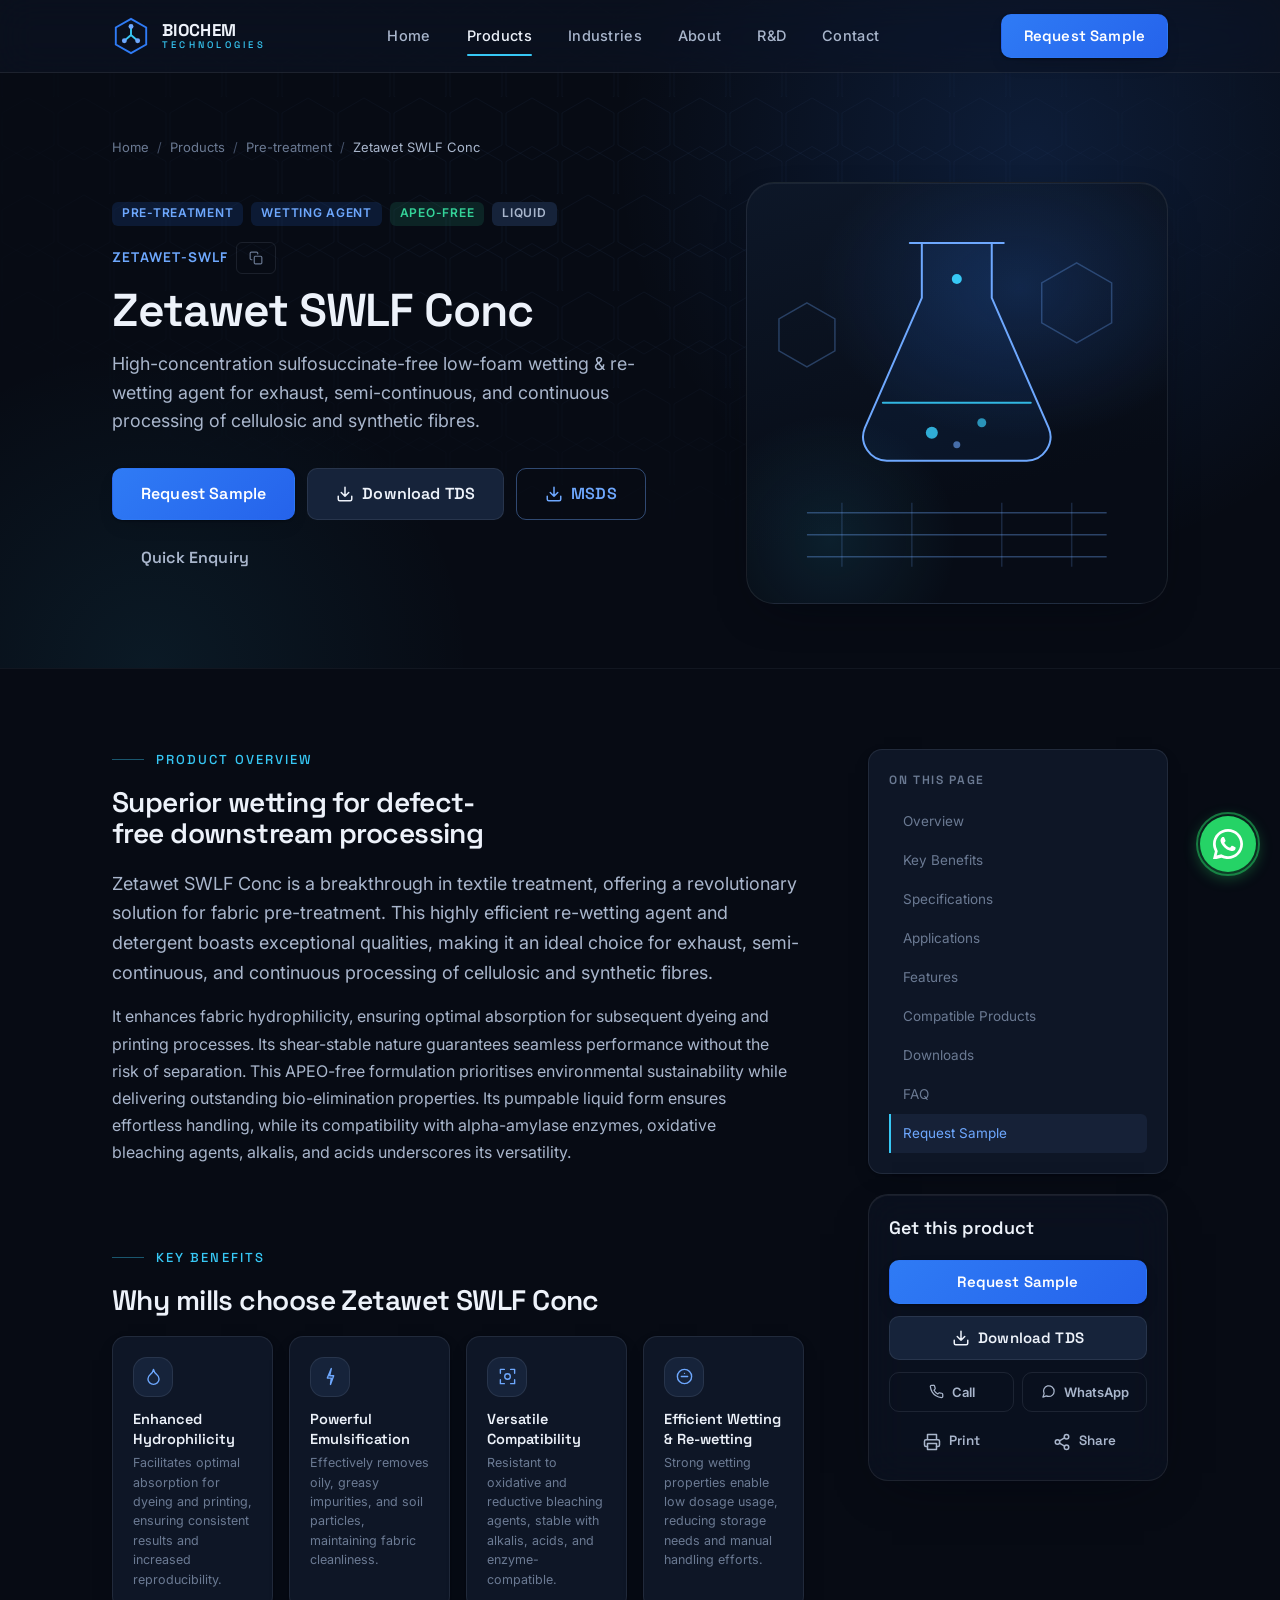
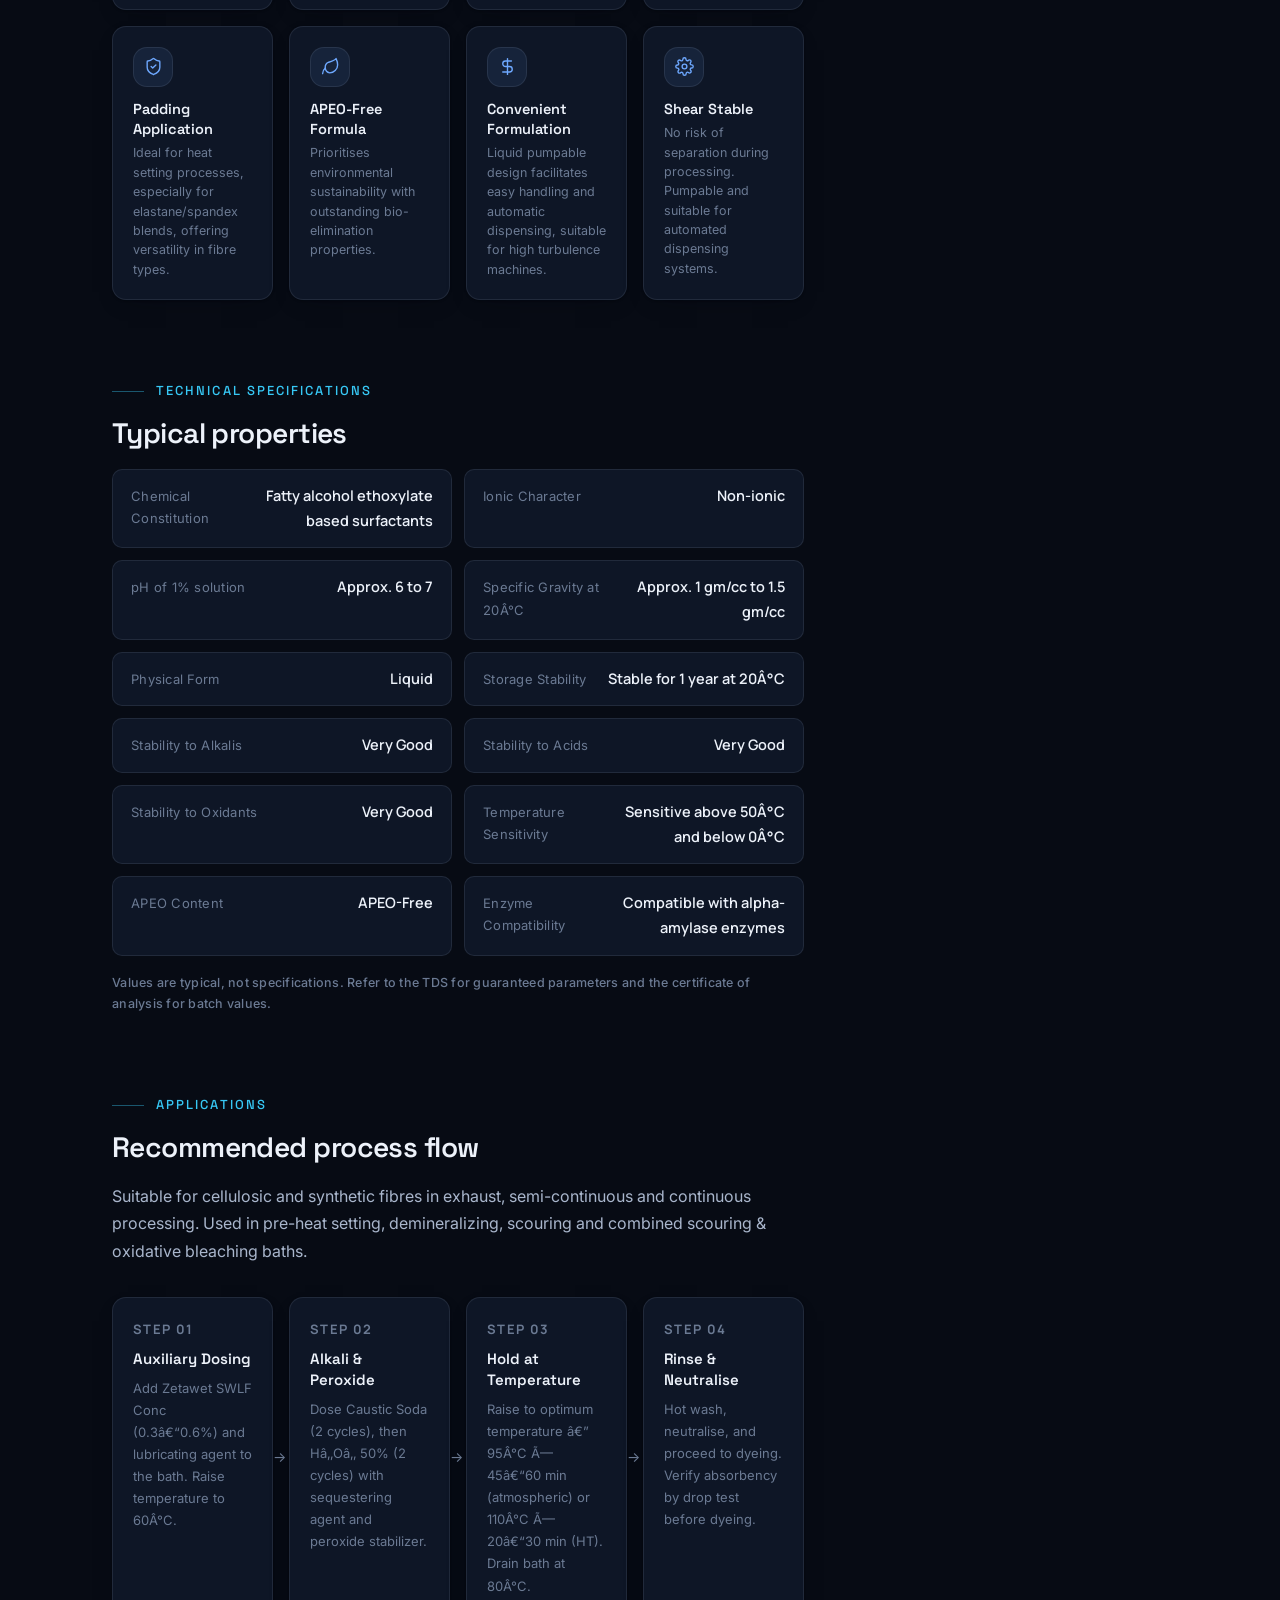
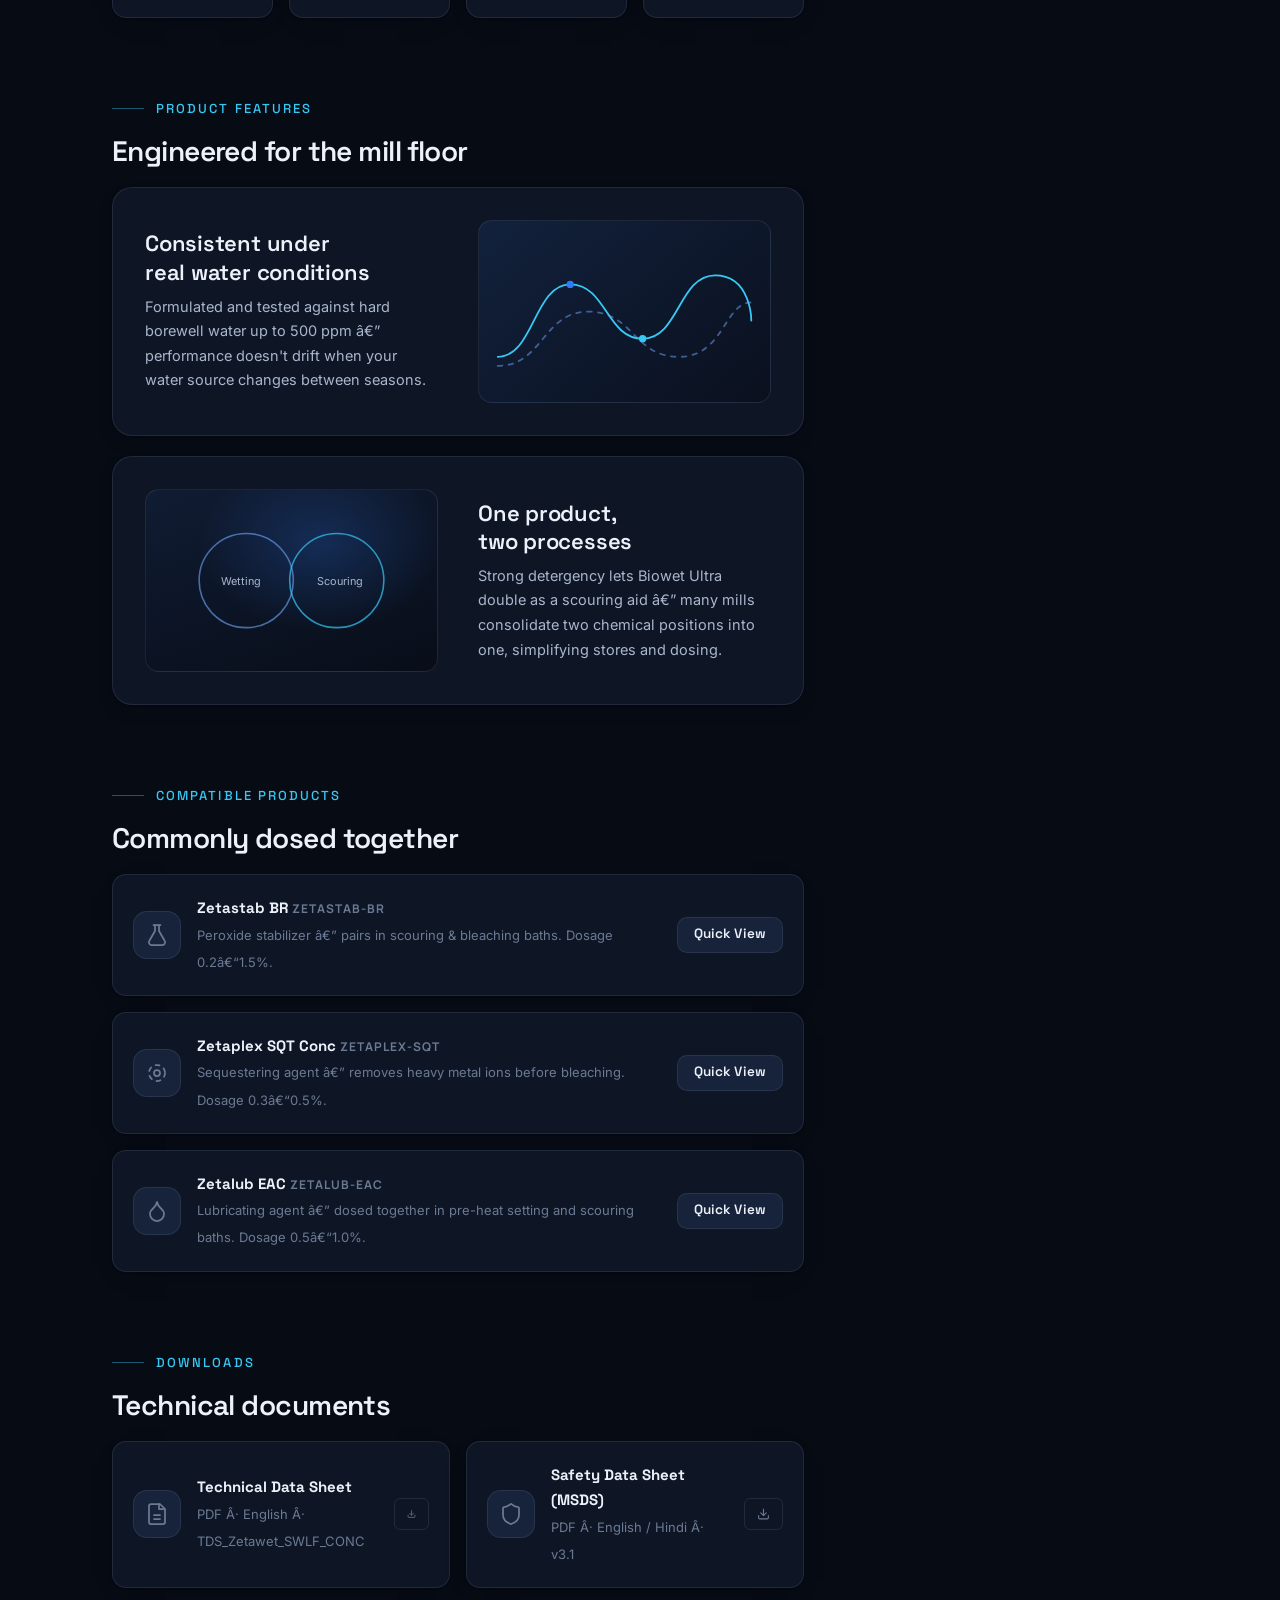
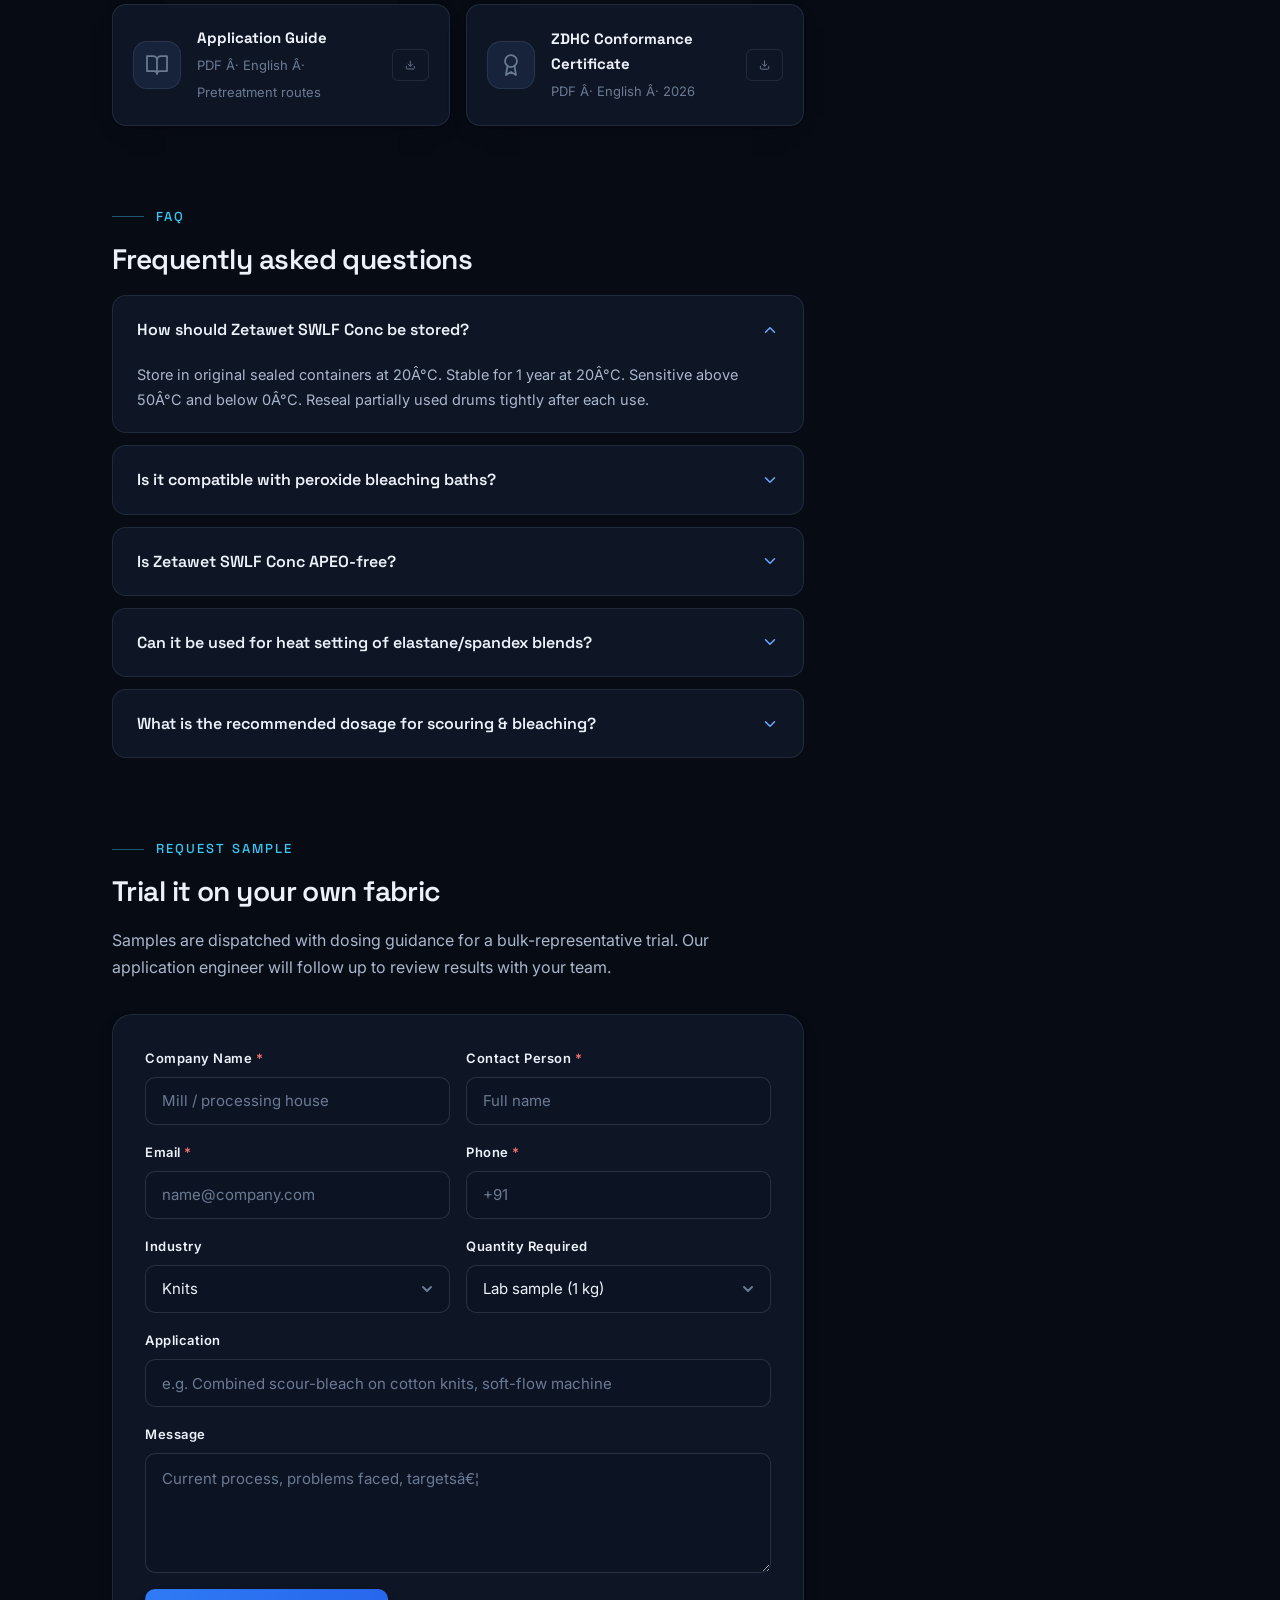
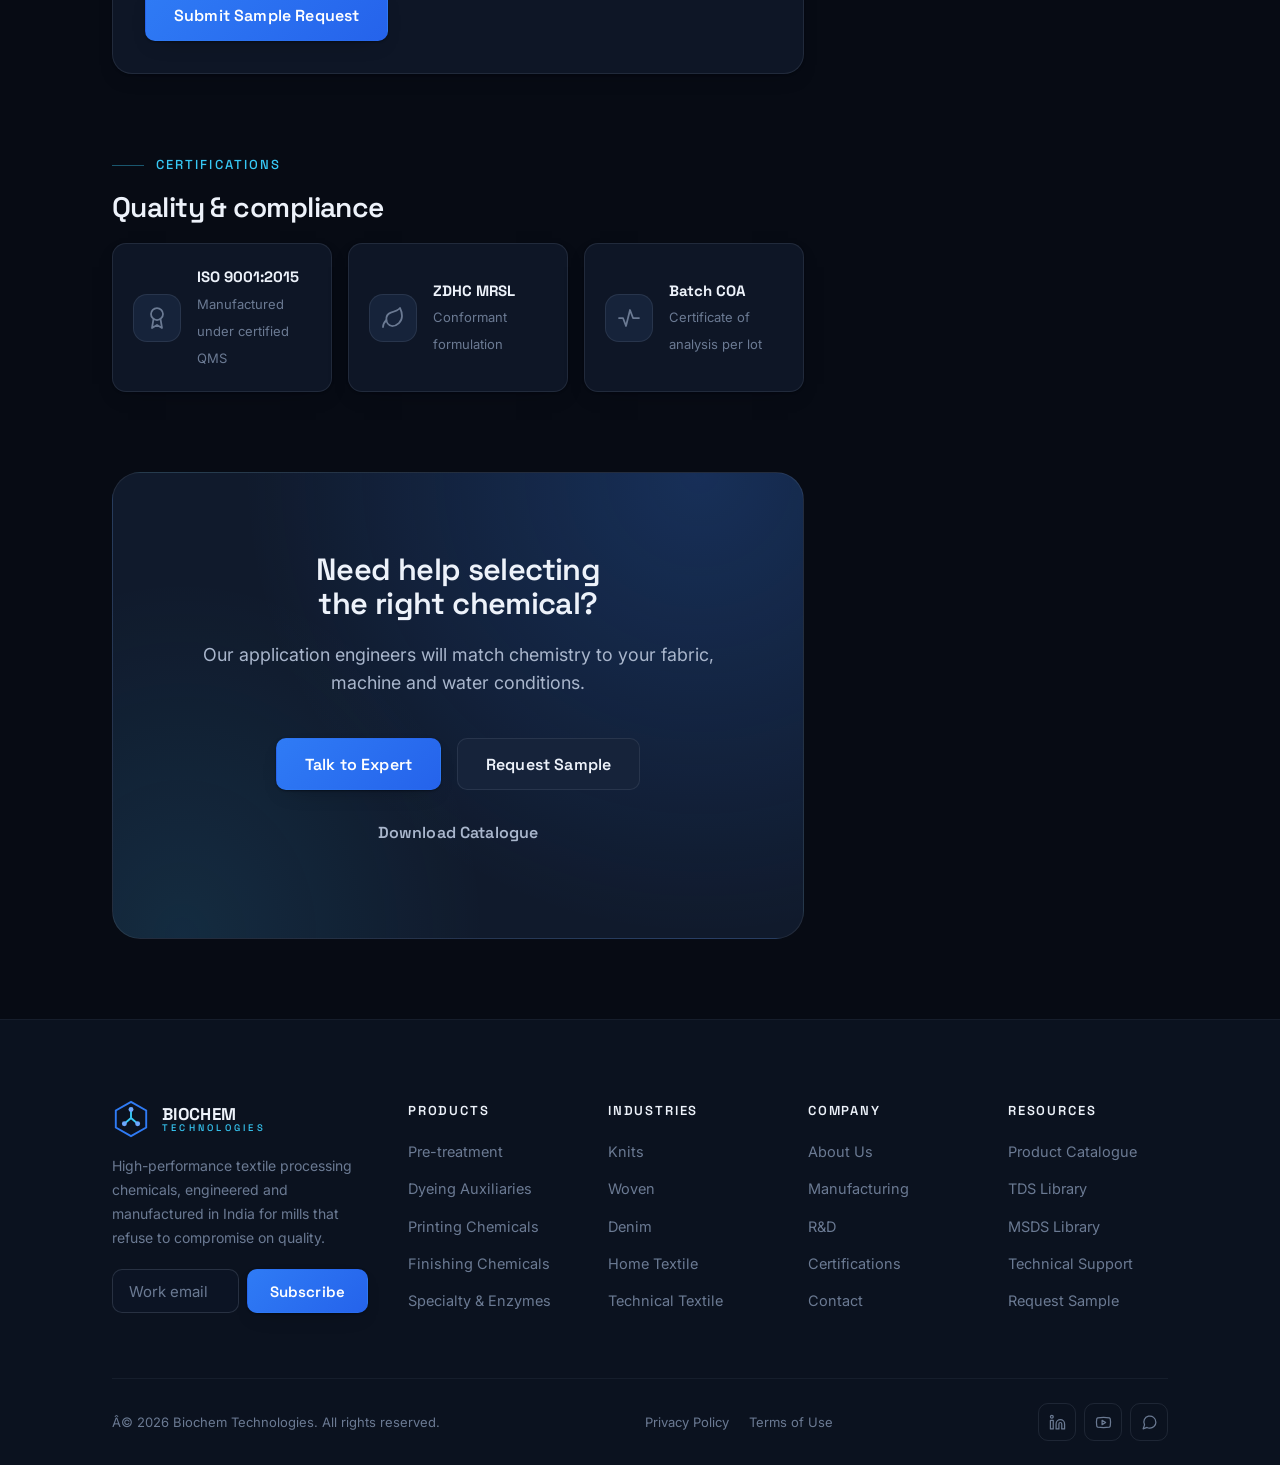
<file: product-detail.html>
﻿<!DOCTYPE html>
<html lang="en">
<head>
<meta charset="UTF-8">
<meta name="viewport" content="width=device-width, initial-scale=1.0">
<title>Zetawet SWLF Conc â€” High-Concentration Low-Foam Wetting Agent | Biochem Technologies</title>
<meta name="description" content="Zetawet SWLF Conc is a high-concentration sulfosuccinate-free low-foam wetting & re-wetting agent for pre-treatment of cellulosic and synthetic fibres. Download TDS or request a sample.">
<meta property="og:title" content="Zetawet SWLF Conc â€” Biochem Technologies">
<meta property="og:description" content="High-concentration sulfosuccinate-free low-foam wetting & re-wetting agent for exhaust, semi-continuous, and continuous processing.">
<meta property="og:type" content="product">
<link rel="canonical" href="https://biochem-2.vercel.app/product-detail.html">
<link rel="icon" href="data:image/svg+xml,%3Csvg xmlns='http://www.w3.org/2000/svg' viewBox='0 0 32 32'%3E%3Cpath d='M16 2 28 9v14L16 30 4 23V9z' fill='%232F7BF5'/%3E%3Cpath d='M16 8v8m0 0-6 5m6-5 6 5' stroke='%23fff' stroke-width='2' fill='none'/%3E%3C/svg%3E">
<link rel="preconnect" href="https://fonts.googleapis.com">
<link rel="preconnect" href="https://fonts.gstatic.com" crossorigin>
<link href="https://fonts.googleapis.com/css2?family=Inter:wght@400;500;600&family=Manrope:wght@600;700&family=Space+Grotesk:wght@500;600;700&display=swap" rel="stylesheet">
<link rel="stylesheet" href="assets/css/base.css">
<link rel="stylesheet" href="assets/css/components.css">
<link rel="stylesheet" href="assets/css/product.css">
<link rel="stylesheet" href="assets/css/responsive.css">
<script type="application/ld+json">
{
  "@context": "https://schema.org",
  "@type": "Product",
  "name": "Zetawet SWLF Conc",
  "sku": "ZETAWET-SWLF",
  "brand": {"@type": "Brand", "name": "Biochem Technologies"},
  "description": "High-concentration sulfosuccinate-free low-foam wetting & re-wetting agent for pre-treatment of cellulosic and synthetic fibres.",
  "category": "Textile Pre-treatment Chemicals"
}
</script>
<script type="application/ld+json">
{
  "@context": "https://schema.org",
  "@type": "FAQPage",
  "mainEntity": [
    {"@type": "Question", "name": "How should Zetawet SWLF Conc be stored?", "acceptedAnswer": {"@type": "Answer", "text": "Store in original sealed containers at 20Â°C. Stable for 1 year. Sensitive above 50Â°C and below 0Â°C."}},
    {"@type": "Question", "name": "Is Zetawet SWLF Conc compatible with peroxide bleaching baths?", "acceptedAnswer": {"@type": "Answer", "text": "Yes. Zetawet SWLF Conc is stable to oxidative and reductive bleaching agents, alkalis, acids, and is enzyme-compatible."}},
    {"@type": "Question", "name": "Is Zetawet SWLF Conc APEO-free?", "acceptedAnswer": {"@type": "Answer", "text": "Yes. Zetawet SWLF Conc is an APEO-free formulation that prioritises environmental sustainability with outstanding bio-elimination properties."}}
  ]
}
</script>
</head>
<body>
<a class="skip-link" href="#main">Skip to main content</a>

<header class="nav" role="banner">
  <div class="nav__inner">
    <a class="brand" href="index.html" aria-label="Biochem Technologies â€” Home">
      <svg class="brand__mark" viewBox="0 0 40 40" fill="none" aria-hidden="true">
        <path d="M20 2 36 11v18L20 38 4 29V11z" stroke="#2F7BF5" stroke-width="2"/>
        <path d="M20 10v9m0 0-7 6m7-6 7 6" stroke="#37C8F5" stroke-width="2" stroke-linecap="round"/>
        <circle cx="20" cy="10" r="2.6" fill="#6EA8FE"/><circle cx="13" cy="25" r="2.6" fill="#6EA8FE"/><circle cx="27" cy="25" r="2.6" fill="#6EA8FE"/>
      </svg>
      <span class="brand__name">BIOCHEM<small>Technologies</small></span>
    </a>
    <ul class="nav__links">
      <li><a class="nav__link" href="index.html">Home</a></li>
      <li><a class="nav__link is-active" href="products.html">Products</a></li>
      <li><a class="nav__link" href="index.html#industries">Industries</a></li>
      <li><a class="nav__link" href="about.html">About</a></li>
      <li><a class="nav__link" href="index.html#rnd">R&amp;D</a></li>
      <li><a class="nav__link" href="index.html#contact">Contact</a></li>
    </ul>
    <div class="nav__actions">
      <button class="btn btn--primary btn--nav-cta" data-modal-open="modal-sample">Request Sample</button>
      <button class="nav__burger" aria-label="Open menu" aria-expanded="false">
        <svg viewBox="0 0 24 24" fill="none" stroke="currentColor" stroke-width="2" stroke-linecap="round" aria-hidden="true"><path d="M4 6h16M4 12h16M4 18h16"/></svg>
      </button>
    </div>
  </div>
</header>
<nav class="mobile-menu" aria-label="Mobile">
  <a href="index.html">Home</a>
  <a href="products.html">Products</a>
  <a href="index.html#industries">Industries</a>
  <a href="about.html">About</a>
  <a href="index.html#rnd">R&amp;D</a>
  <a href="index.html#contact">Contact</a>
</nav>

<main id="main">

<!-- ===== 1 Â· Product hero ===== -->
<section class="phero">
  <div class="bg-mesh" aria-hidden="true"></div>
  <div class="bg-hex" aria-hidden="true"></div>
  <div class="container" style="position:relative">
    <ol class="breadcrumb">
      <li><a href="index.html">Home</a></li>
      <li><a href="products.html">Products</a></li>
      <li><a href="products.html#pretreatment">Pre-treatment</a></li>
      <li aria-current="page">Zetawet SWLF Conc</li>
    </ol>
    <div class="phero__grid">
      <div>
        <div class="phero__badges">
          <span class="badge badge--category">Pre-treatment</span>
          <span class="badge badge--category">Wetting Agent</span>
          <span class="badge badge--eco">APEO-Free</span>
          <span class="badge">Liquid</span>
        </div>
        <p class="phero__code"><span class="code" data-copy="ZETAWET-SWLF" data-tip="Copy code">ZETAWET-SWLF</span>
          <button class="doc-btn" type="button" data-copy="ZETAWET-SWLF" data-tip="Copy product code" aria-label="Copy product code">
            <svg viewBox="0 0 24 24" fill="none" stroke="currentColor" stroke-width="2" stroke-linecap="round" stroke-linejoin="round"><rect x="9" y="9" width="13" height="13" rx="2"/><path d="M5 15H4a2 2 0 0 1-2-2V4a2 2 0 0 1 2-2h9a2 2 0 0 1 2 2v1"/></svg>
          </button>
        </p>
        <h1>Zetawet SWLF Conc</h1>
        <p class="subtitle">High-concentration sulfosuccinate-free low-foam wetting &amp; re-wetting agent for exhaust, semi-continuous, and continuous processing of cellulosic and synthetic fibres.</p>
        <div class="phero__actions">
          <button class="btn btn--primary btn--lg" data-modal-open="modal-sample">Request Sample</button>
          <button class="btn btn--secondary btn--lg" type="button">
            <svg viewBox="0 0 24 24" fill="none" stroke="currentColor" stroke-width="2" stroke-linecap="round" stroke-linejoin="round" aria-hidden="true"><path d="M21 15v4a2 2 0 0 1-2 2H5a2 2 0 0 1-2-2v-4M7 10l5 5 5-5M12 15V3"/></svg>Download TDS</button>
          <button class="btn btn--outline btn--lg" type="button">
            <svg viewBox="0 0 24 24" fill="none" stroke="currentColor" stroke-width="2" stroke-linecap="round" stroke-linejoin="round" aria-hidden="true"><path d="M21 15v4a2 2 0 0 1-2 2H5a2 2 0 0 1-2-2v-4M7 10l5 5 5-5M12 15V3"/></svg>MSDS</button>
          <button class="btn btn--ghost btn--lg" data-modal-open="modal-sample">Quick Enquiry</button>
        </div>
      </div>
      <div class="phero__visual" aria-hidden="true">
        <svg viewBox="0 0 420 420" fill="none">
          <g stroke="#6EA8FE" stroke-width="2" stroke-linecap="round">
            <path d="M175 60v55L118 245a24 24 0 0 0 22 33h140a24 24 0 0 0 22-33l-57-130V60" fill="rgba(47,123,245,.07)"/>
            <path d="M163 60h94"/>
            <path d="M136 220h148" stroke="#37C8F5" stroke-opacity=".9"/>
          </g>
          <g fill="#37C8F5">
            <circle class="drop" cx="210" cy="96" r="5"/>
            <circle cx="185" cy="250" r="6" opacity=".85"/>
            <circle cx="235" cy="240" r="4.5" opacity=".7"/>
            <circle cx="210" cy="262" r="3.5" opacity=".6" fill="#6EA8FE"/>
          </g>
          <g stroke="#6EA8FE" stroke-opacity=".35" stroke-width="1.5">
            <path d="M60 330h300M60 352h300M60 374h300"/>
            <path d="M95 320v64M165 320v64M255 320v64M325 320v64" stroke-opacity=".18"/>
          </g>
          <g stroke="#6EA8FE" stroke-opacity=".3" stroke-width="1.5">
            <path d="M330 80 365 100v40l-35 20-35-20v-40z"/>
            <path d="M60 120l28 16v32l-28 16-28-16v-32z"/>
          </g>
        </svg>
      </div>
    </div>
  </div>
</section>

<!-- ===== Two-column detail layout ===== -->
<div class="container pdetail">
  <div class="pdetail__main">

    <!-- 2 Â· Overview -->
    <section id="overview" class="reveal">
      <p class="overline">Product Overview</p>
      <h2>Superior wetting for defect-free downstream processing</h2>
      <p class="body-lg measure" style="margin-bottom:var(--s-4)">Zetawet SWLF Conc is a breakthrough in textile treatment, offering a revolutionary solution for fabric pre-treatment. This highly efficient re-wetting agent and detergent boasts exceptional qualities, making it an ideal choice for exhaust, semi-continuous, and continuous processing of cellulosic and synthetic fibres.</p>
      <p class="measure">It enhances fabric hydrophilicity, ensuring optimal absorption for subsequent dyeing and printing processes. Its shear-stable nature guarantees seamless performance without the risk of separation. This APEO-free formulation prioritises environmental sustainability while delivering outstanding bio-elimination properties. Its pumpable liquid form ensures effortless handling, while its compatibility with alpha-amylase enzymes, oxidative bleaching agents, alkalis, and acids underscores its versatility.</p>
    </section>

    <!-- 3 Â· Key benefits -->
    <section id="benefits" class="reveal">
      <p class="overline">Key Benefits</p>
      <h2>Why mills choose Zetawet SWLF Conc</h2>
      <div class="benefit-grid">
        <div class="benefit-card card card--hover">
          <span class="icon-box"><svg viewBox="0 0 24 24" fill="none" stroke="currentColor" stroke-width="1.75" stroke-linecap="round" stroke-linejoin="round" aria-hidden="true"><path d="M12 22a7 7 0 0 0 7-7c0-2-1-3.9-3-5.5s-3.5-4-4-6.5c-.5 2.5-2 4.9-4 6.5C6 11.1 5 13 5 15a7 7 0 0 0 7 7z"/></svg></span>
          <h5>Enhanced Hydrophilicity</h5><p>Facilitates optimal absorption for dyeing and printing, ensuring consistent results and increased reproducibility.</p>
        </div>
        <div class="benefit-card card card--hover">
          <span class="icon-box"><svg viewBox="0 0 24 24" fill="none" stroke="currentColor" stroke-width="1.75" stroke-linecap="round" stroke-linejoin="round" aria-hidden="true"><path d="m13 2-2 9h5l-4 11 1-8H8z"/></svg></span>
          <h5>Powerful Emulsification</h5><p>Effectively removes oily, greasy impurities, and soil particles, maintaining fabric cleanliness.</p>
        </div>
        <div class="benefit-card card card--hover">
          <span class="icon-box"><svg viewBox="0 0 24 24" fill="none" stroke="currentColor" stroke-width="1.75" stroke-linecap="round" stroke-linejoin="round" aria-hidden="true"><path d="M16 3h5v5M8 3H3v5M16 21h5v-5M8 21H3v-5"/><circle cx="12" cy="12" r="3.5"/></svg></span>
          <h5>Versatile Compatibility</h5><p>Resistant to oxidative and reductive bleaching agents, stable with alkalis, acids, and enzyme-compatible.</p>
        </div>
        <div class="benefit-card card card--hover">
          <span class="icon-box"><svg viewBox="0 0 24 24" fill="none" stroke="currentColor" stroke-width="1.75" stroke-linecap="round" stroke-linejoin="round" aria-hidden="true"><path d="M8 12h8M12 8v0M3 12a9 9 0 1 0 18 0 9 9 0 0 0-18 0z"/></svg></span>
          <h5>Efficient Wetting &amp; Re-wetting</h5><p>Strong wetting properties enable low dosage usage, reducing storage needs and manual handling efforts.</p>
        </div>
        <div class="benefit-card card card--hover">
          <span class="icon-box"><svg viewBox="0 0 24 24" fill="none" stroke="currentColor" stroke-width="1.75" stroke-linecap="round" stroke-linejoin="round" aria-hidden="true"><path d="M20 13c0 5-3.5 7.5-7.7 9a.6.6 0 0 1-.6 0C7.5 20.5 4 18 4 13V6a1 1 0 0 1 1-1c2 0 4.5-1.2 6.2-2.7a1.2 1.2 0 0 1 1.6 0C14.5 3.8 17 5 19 5a1 1 0 0 1 1 1z"/><path d="m9 12 2 2 4-4"/></svg></span>
          <h5>Padding Application</h5><p>Ideal for heat setting processes, especially for elastane/spandex blends, offering versatility in fibre types.</p>
        </div>
        <div class="benefit-card card card--hover">
          <span class="icon-box"><svg viewBox="0 0 24 24" fill="none" stroke="currentColor" stroke-width="1.75" stroke-linecap="round" stroke-linejoin="round" aria-hidden="true"><path d="M11 20A7 7 0 0 1 9.8 6.6C15.5 5 17 4.5 19 2c1 2 2 4.2 2 8 0 5.5-4.8 10-10 10z"/><path d="M2 21c0-3 1.9-5.5 3.5-7"/></svg></span>
          <h5>APEO-Free Formula</h5><p>Prioritises environmental sustainability with outstanding bio-elimination properties.</p>
        </div>
        <div class="benefit-card card card--hover">
          <span class="icon-box"><svg viewBox="0 0 24 24" fill="none" stroke="currentColor" stroke-width="1.75" stroke-linecap="round" stroke-linejoin="round" aria-hidden="true"><path d="M12 2v20M17 5H9.5a3.5 3.5 0 0 0 0 7h5a3.5 3.5 0 0 1 0 7H6"/></svg></span>
          <h5>Convenient Formulation</h5><p>Liquid pumpable design facilitates easy handling and automatic dispensing, suitable for high turbulence machines.</p>
        </div>
        <div class="benefit-card card card--hover">
          <span class="icon-box"><svg viewBox="0 0 24 24" fill="none" stroke="currentColor" stroke-width="1.75" stroke-linecap="round" stroke-linejoin="round" aria-hidden="true"><circle cx="12" cy="12" r="3"/><path d="M19.4 15a1.65 1.65 0 0 0 .33 1.82l.06.06a2 2 0 1 1-2.83 2.83l-.06-.06a1.65 1.65 0 0 0-1.82-.33 1.65 1.65 0 0 0-1 1.51V21a2 2 0 1 1-4 0v-.09a1.65 1.65 0 0 0-1-1.51 1.65 1.65 0 0 0-1.82.33l-.06.06a2 2 0 1 1-2.83-2.83l.06-.06a1.65 1.65 0 0 0 .33-1.82 1.65 1.65 0 0 0-1.51-1H3a2 2 0 1 1 0-4h.09a1.65 1.65 0 0 0 1.51-1 1.65 1.65 0 0 0-.33-1.82l-.06-.06a2 2 0 1 1 2.83-2.83l.06.06a1.65 1.65 0 0 0 1.82.33h.01a1.65 1.65 0 0 0 1-1.51V3a2 2 0 1 1 4 0v.09a1.65 1.65 0 0 0 1 1.51h.01a1.65 1.65 0 0 0 1.82-.33l.06-.06a2 2 0 1 1 2.83 2.83l-.06.06a1.65 1.65 0 0 0-.33 1.82v.01a1.65 1.65 0 0 0 1.51 1H21a2 2 0 1 1 0 4h-.09a1.65 1.65 0 0 0-1.51 1z"/></svg></span>
          <h5>Shear Stable</h5><p>No risk of separation during processing. Pumpable and suitable for automated dispensing systems.</p>
        </div>
      </div>
    </section>

    <!-- 4 Â· Technical specifications -->
    <section id="specs" class="reveal">
      <p class="overline">Technical Specifications</p>
      <h2>Typical properties</h2>
      <dl class="spec-grid">
        <div class="spec-item"><dt>Chemical Constitution</dt><dd>Fatty alcohol ethoxylate based surfactants</dd></div>
        <div class="spec-item"><dt>Ionic Character</dt><dd>Non-ionic</dd></div>
        <div class="spec-item"><dt>pH of 1% solution</dt><dd>Approx. 6 to 7</dd></div>
        <div class="spec-item"><dt>Specific Gravity at 20Â°C</dt><dd>Approx. 1 gm/cc to 1.5 gm/cc</dd></div>
        <div class="spec-item"><dt>Physical Form</dt><dd>Liquid</dd></div>
        <div class="spec-item"><dt>Storage Stability</dt><dd>Stable for 1 year at 20Â°C</dd></div>
        <div class="spec-item"><dt>Stability to Alkalis</dt><dd>Very Good</dd></div>
        <div class="spec-item"><dt>Stability to Acids</dt><dd>Very Good</dd></div>
        <div class="spec-item"><dt>Stability to Oxidants</dt><dd>Very Good</dd></div>
        <div class="spec-item"><dt>Temperature Sensitivity</dt><dd>Sensitive above 50Â°C and below 0Â°C</dd></div>
        <div class="spec-item"><dt>APEO Content</dt><dd>APEO-Free</dd></div>
        <div class="spec-item"><dt>Enzyme Compatibility</dt><dd>Compatible with alpha-amylase enzymes</dd></div>
      </dl>
      <p class="caption" style="margin-top:var(--s-4)">Values are typical, not specifications. Refer to the TDS for guaranteed parameters and the certificate of analysis for batch values.</p>
    </section>

    <!-- 5 Â· Applications -->
    <section id="applications" class="reveal">
      <p class="overline">Applications</p>
      <h2>Recommended process flow</h2>
      <p class="measure" style="margin-bottom:var(--s-7)">Suitable for cellulosic and synthetic fibres in exhaust, semi-continuous and continuous processing. Used in pre-heat setting, demineralizing, scouring and combined scouring &amp; oxidative bleaching baths.</p>
      <div class="flow">
        <div class="flow-card card card--hover"><p class="flow-card__step">STEP 01</p><h5>Auxiliary Dosing</h5><p>Add Zetawet SWLF Conc (0.3â€“0.6%) and lubricating agent to the bath. Raise temperature to 60Â°C.</p></div>
        <div class="flow-card card card--hover"><p class="flow-card__step">STEP 02</p><h5>Alkali &amp; Peroxide</h5><p>Dose Caustic Soda (2 cycles), then Hâ‚‚Oâ‚‚ 50% (2 cycles) with sequestering agent and peroxide stabilizer.</p></div>
        <div class="flow-card card card--hover"><p class="flow-card__step">STEP 03</p><h5>Hold at Temperature</h5><p>Raise to optimum temperature â€” 95Â°C Ã— 45â€“60 min (atmospheric) or 110Â°C Ã— 20â€“30 min (HT). Drain bath at 80Â°C.</p></div>
        <div class="flow-card card card--hover"><p class="flow-card__step">STEP 04</p><h5>Rinse &amp; Neutralise</h5><p>Hot wash, neutralise, and proceed to dyeing. Verify absorbency by drop test before dyeing.</p></div>
      </div>
    </section>

    <!-- 6 Â· Product features -->
    <section id="features" class="reveal">
      <p class="overline">Product Features</p>
      <h2>Engineered for the mill floor</h2>
      <div class="feature-block card card--xl">
        <div>
          <h4>Consistent under real water conditions</h4>
          <p>Formulated and tested against hard borewell water up to 500 ppm â€” performance doesn't drift when your water source changes between seasons.</p>
        </div>
        <div class="feature-block__media fm-1">
          <svg viewBox="0 0 320 200" fill="none" aria-hidden="true">
            <path d="M20 150 C60 150 60 70 100 70 S140 130 180 130 220 60 260 60 300 110 300 110" stroke="#37C8F5" stroke-width="2" stroke-linecap="round"/>
            <path d="M20 160 C70 160 70 100 120 100 S170 150 220 150 270 90 300 90" stroke="#6EA8FE" stroke-opacity=".5" stroke-width="2" stroke-linecap="round" stroke-dasharray="5 7"/>
            <circle cx="180" cy="130" r="4" fill="#37C8F5"/><circle cx="100" cy="70" r="4" fill="#2F7BF5"/>
          </svg>
        </div>
      </div>
      <div class="feature-block card card--xl">
        <div>
          <h4>One product, two processes</h4>
          <p>Strong detergency lets Biowet Ultra double as a scouring aid â€” many mills consolidate two chemical positions into one, simplifying stores and dosing.</p>
        </div>
        <div class="feature-block__media fm-2">
          <svg viewBox="0 0 320 200" fill="none" aria-hidden="true">
            <circle cx="110" cy="100" r="52" stroke="#6EA8FE" stroke-width="1.75" stroke-opacity=".6"/>
            <circle cx="210" cy="100" r="52" stroke="#37C8F5" stroke-width="1.75" stroke-opacity=".7"/>
            <text x="82" y="105" fill="#A9B6CC" font-size="12" font-family="Inter, sans-serif">Wetting</text>
            <text x="188" y="105" fill="#A9B6CC" font-size="12" font-family="Inter, sans-serif">Scouring</text>
          </svg>
        </div>
      </div>
    </section>

    <!-- 7 Â· Compatible products -->
    <section id="compatible" class="reveal">
      <p class="overline">Compatible Products</p>
      <h2>Commonly dosed together</h2>
      <div class="grid" style="gap:var(--s-4)">
        <div class="mini-card card card--hover">
          <span class="icon-box"><svg viewBox="0 0 24 24" fill="none" stroke="currentColor" stroke-width="1.75" stroke-linecap="round" stroke-linejoin="round" aria-hidden="true"><path d="M10 2v6L4.5 17.5A2.8 2.8 0 0 0 7 22h10a2.8 2.8 0 0 0 2.5-4.5L14 8V2"/><path d="M8.5 2h7"/></svg></span>
          <div><b>Zetastab BR <span class="code" style="font-size:12px">ZETASTAB-BR</span></b><span>Peroxide stabilizer â€” pairs in scouring &amp; bleaching baths. Dosage 0.2â€“1.5%.</span></div>
          <a class="btn btn--sm btn--secondary" href="products.html">Quick View</a>
        </div>
        <div class="mini-card card card--hover">
          <span class="icon-box"><svg viewBox="0 0 24 24" fill="none" stroke="currentColor" stroke-width="1.75" stroke-linecap="round" stroke-linejoin="round" aria-hidden="true"><circle cx="12" cy="12" r="3"/><circle cx="12" cy="12" r="8" stroke-dasharray="4 5"/></svg></span>
          <div><b>Zetaplex SQT Conc <span class="code" style="font-size:12px">ZETAPLEX-SQT</span></b><span>Sequestering agent â€” removes heavy metal ions before bleaching. Dosage 0.3â€“0.5%.</span></div>
          <a class="btn btn--sm btn--secondary" href="products.html">Quick View</a>
        </div>
        <div class="mini-card card card--hover">
          <span class="icon-box"><svg viewBox="0 0 24 24" fill="none" stroke="currentColor" stroke-width="1.75" stroke-linecap="round" stroke-linejoin="round" aria-hidden="true"><path d="M12 22a7 7 0 0 0 7-7c0-2-1-3.9-3-5.5s-3.5-4-4-6.5c-.5 2.5-2 4.9-4 6.5C6 11.1 5 13 5 15a7 7 0 0 0 7 7z"/></svg></span>
          <div><b>Zetalub EAC <span class="code" style="font-size:12px">ZETALUB-EAC</span></b><span>Lubricating agent â€” dosed together in pre-heat setting and scouring baths. Dosage 0.5â€“1.0%.</span></div>
          <a class="btn btn--sm btn--secondary" href="products.html">Quick View</a>
        </div>
      </div>
    </section>

    <!-- 9 Â· Downloads -->
    <section id="downloads" class="reveal">
      <p class="overline">Downloads</p>
      <h2>Technical documents</h2>
      <div class="pdl-grid">
        <div class="mini-card card card--hover">
          <span class="icon-box"><svg viewBox="0 0 24 24" fill="none" stroke="currentColor" stroke-width="1.75" stroke-linecap="round" stroke-linejoin="round" aria-hidden="true"><path d="M15 2H6a2 2 0 0 0-2 2v16a2 2 0 0 0 2 2h12a2 2 0 0 0 2-2V7z"/><path d="M14 2v5h5M9 13h6M9 17h6"/></svg></span>
          <div><b>Technical Data Sheet</b><span>PDF Â· English Â· TDS_Zetawet_SWLF_CONC</span></div>
          <button class="doc-btn" type="button" aria-label="Download TDS"><svg viewBox="0 0 24 24" fill="none" stroke="currentColor" stroke-width="2" stroke-linecap="round" stroke-linejoin="round"><path d="M21 15v4a2 2 0 0 1-2 2H5a2 2 0 0 1-2-2v-4M7 10l5 5 5-5M12 15V3"/></svg></button>
        </div>
        <div class="mini-card card card--hover">
          <span class="icon-box"><svg viewBox="0 0 24 24" fill="none" stroke="currentColor" stroke-width="1.75" stroke-linecap="round" stroke-linejoin="round" aria-hidden="true"><path d="M20 13c0 5-3.5 7.5-7.7 9a.6.6 0 0 1-.6 0C7.5 20.5 4 18 4 13V6a1 1 0 0 1 1-1c2 0 4.5-1.2 6.2-2.7a1.2 1.2 0 0 1 1.6 0C14.5 3.8 17 5 19 5a1 1 0 0 1 1 1z"/></svg></span>
          <div><b>Safety Data Sheet (MSDS)</b><span>PDF Â· English / Hindi Â· v3.1</span></div>
          <button class="doc-btn" type="button" aria-label="Download MSDS"><svg viewBox="0 0 24 24" fill="none" stroke="currentColor" stroke-width="2" stroke-linecap="round" stroke-linejoin="round"><path d="M21 15v4a2 2 0 0 1-2 2H5a2 2 0 0 1-2-2v-4M7 10l5 5 5-5M12 15V3"/></svg></button>
        </div>
        <div class="mini-card card card--hover">
          <span class="icon-box"><svg viewBox="0 0 24 24" fill="none" stroke="currentColor" stroke-width="1.75" stroke-linecap="round" stroke-linejoin="round" aria-hidden="true"><path d="M2 3h6a4 4 0 0 1 4 4v14a3 3 0 0 0-3-3H2zM22 3h-6a4 4 0 0 0-4 4v14a3 3 0 0 1 3-3h7z"/></svg></span>
          <div><b>Application Guide</b><span>PDF Â· English Â· Pretreatment routes</span></div>
          <button class="doc-btn" type="button" aria-label="Download application guide"><svg viewBox="0 0 24 24" fill="none" stroke="currentColor" stroke-width="2" stroke-linecap="round" stroke-linejoin="round"><path d="M21 15v4a2 2 0 0 1-2 2H5a2 2 0 0 1-2-2v-4M7 10l5 5 5-5M12 15V3"/></svg></button>
        </div>
        <div class="mini-card card card--hover">
          <span class="icon-box"><svg viewBox="0 0 24 24" fill="none" stroke="currentColor" stroke-width="1.75" stroke-linecap="round" stroke-linejoin="round" aria-hidden="true"><circle cx="12" cy="8" r="6"/><path d="M15.5 13 17 22l-5-3-5 3 1.5-9"/></svg></span>
          <div><b>ZDHC Conformance Certificate</b><span>PDF Â· English Â· 2026</span></div>
          <button class="doc-btn" type="button" aria-label="Download certificate"><svg viewBox="0 0 24 24" fill="none" stroke="currentColor" stroke-width="2" stroke-linecap="round" stroke-linejoin="round"><path d="M21 15v4a2 2 0 0 1-2 2H5a2 2 0 0 1-2-2v-4M7 10l5 5 5-5M12 15V3"/></svg></button>
        </div>
      </div>
    </section>

    <!-- 10 Â· FAQ -->
    <section id="faq" class="reveal">
      <p class="overline">FAQ</p>
      <h2>Frequently asked questions</h2>
      <div class="accordion" data-open>
        <button class="accordion__btn" aria-expanded="true">How should Zetawet SWLF Conc be stored?
          <svg viewBox="0 0 24 24" fill="none" stroke="currentColor" stroke-width="2" stroke-linecap="round" stroke-linejoin="round" aria-hidden="true"><path d="m6 9 6 6 6-6"/></svg></button>
        <div class="accordion__body"><div><p>Store in original sealed containers at 20Â°C. Stable for 1 year at 20Â°C. Sensitive above 50Â°C and below 0Â°C. Reseal partially used drums tightly after each use.</p></div></div>
      </div>
      <div class="accordion">
        <button class="accordion__btn" aria-expanded="false">Is it compatible with peroxide bleaching baths?
          <svg viewBox="0 0 24 24" fill="none" stroke="currentColor" stroke-width="2" stroke-linecap="round" stroke-linejoin="round" aria-hidden="true"><path d="m6 9 6 6 6-6"/></svg></button>
        <div class="accordion__body"><div><p>Yes. Zetawet SWLF Conc is stable to oxidative and reductive bleaching agents. It is routinely dosed in combined scouring &amp; bleaching baths together with Zetastab BR and Zetaplex SQT Conc.</p></div></div>
      </div>
      <div class="accordion">
        <button class="accordion__btn" aria-expanded="false">Is Zetawet SWLF Conc APEO-free?
          <svg viewBox="0 0 24 24" fill="none" stroke="currentColor" stroke-width="2" stroke-linecap="round" stroke-linejoin="round" aria-hidden="true"><path d="m6 9 6 6 6-6"/></svg></button>
        <div class="accordion__body"><div><p>Yes. Zetawet SWLF Conc is an APEO-free formulation that prioritises environmental sustainability. It has outstanding bio-elimination properties and is safe for mills working towards ZDHC compliance.</p></div></div>
      </div>
      <div class="accordion">
        <button class="accordion__btn" aria-expanded="false">Can it be used for heat setting of elastane/spandex blends?
          <svg viewBox="0 0 24 24" fill="none" stroke="currentColor" stroke-width="2" stroke-linecap="round" stroke-linejoin="round" aria-hidden="true"><path d="m6 9 6 6 6-6"/></svg></button>
        <div class="accordion__body"><div><p>Yes. Zetawet SWLF Conc is ideal for pre-heat setting baths, especially for elastane/spandex blends. Recommended dosage is 3â€“5 GPL at 80% pick-up, 30 seconds dwell time, optimum temperature 180Â°C.</p></div></div>
      </div>
      <div class="accordion">
        <button class="accordion__btn" aria-expanded="false">What is the recommended dosage for scouring &amp; bleaching?
          <svg viewBox="0 0 24 24" fill="none" stroke="currentColor" stroke-width="2" stroke-linecap="round" stroke-linejoin="round" aria-hidden="true"><path d="m6 9 6 6 6-6"/></svg></button>
        <div class="accordion__body"><div><p>For RFD/RFP fabrics: 0.4â€“0.6% owf in the scouring &amp; bleaching bath. For full white fabrics: 0.4â€“0.6% owf. For demineralizing bath: 0.3â€“0.5% owf. Always dose auxiliaries before raising temperature.</p></div></div>
      </div>
    </section>

    <!-- 12 Â· Request sample form -->
    <section id="sample" class="reveal">
      <p class="overline">Request Sample</p>
      <h2>Trial it on your own fabric</h2>
      <p class="measure" style="margin-bottom:var(--s-7)">Samples are dispatched with dosing guidance for a bulk-representative trial. Our application engineer will follow up to review results with your team.</p>
      <form class="card card--xl" style="padding:var(--s-7);display:grid;gap:var(--s-4)" data-demo-form>
        <div class="grid grid-2" style="gap:var(--s-4)">
          <div class="field"><label class="field__label" for="rs-company">Company Name <span class="req">*</span></label><input class="input" id="rs-company" required placeholder="Mill / processing house"></div>
          <div class="field"><label class="field__label" for="rs-person">Contact Person <span class="req">*</span></label><input class="input" id="rs-person" required placeholder="Full name"></div>
        </div>
        <div class="grid grid-2" style="gap:var(--s-4)">
          <div class="field"><label class="field__label" for="rs-email">Email <span class="req">*</span></label><input class="input" id="rs-email" type="email" required placeholder="name@company.com"></div>
          <div class="field"><label class="field__label" for="rs-phone">Phone <span class="req">*</span></label><input class="input" id="rs-phone" type="tel" required placeholder="+91"></div>
        </div>
        <div class="grid grid-2" style="gap:var(--s-4)">
          <div class="field"><label class="field__label" for="rs-industry">Industry</label>
            <select class="select" id="rs-industry"><option>Knits</option><option>Woven</option><option>Denim</option><option>Home Textile</option><option>Technical Textile</option><option>Garments</option></select></div>
          <div class="field"><label class="field__label" for="rs-qty">Quantity Required</label>
            <select class="select" id="rs-qty"><option>Lab sample (1 kg)</option><option>Bulk trial (25 kg)</option><option>Drum (50 kg)</option></select></div>
        </div>
        <div class="field"><label class="field__label" for="rs-app">Application</label><input class="input" id="rs-app" placeholder="e.g. Combined scour-bleach on cotton knits, soft-flow machine"></div>
        <div class="field"><label class="field__label" for="rs-msg">Message</label><textarea class="textarea" id="rs-msg" placeholder="Current process, problems faced, targetsâ€¦"></textarea></div>
        <button class="btn btn--primary btn--lg" type="submit" style="justify-self:start">Submit Sample Request</button>
      </form>
    </section>

    <!-- 13 Â· Certifications -->
    <section id="certs" class="reveal">
      <p class="overline">Certifications</p>
      <h2>Quality &amp; compliance</h2>
      <div class="grid grid-3" style="gap:var(--s-4)">
        <div class="mini-card card"><span class="icon-box"><svg viewBox="0 0 24 24" fill="none" stroke="currentColor" stroke-width="1.75" stroke-linecap="round" stroke-linejoin="round" aria-hidden="true"><circle cx="12" cy="8" r="6"/><path d="M15.5 13 17 22l-5-3-5 3 1.5-9"/></svg></span><div><b>ISO 9001:2015</b><span>Manufactured under certified QMS</span></div></div>
        <div class="mini-card card"><span class="icon-box"><svg viewBox="0 0 24 24" fill="none" stroke="currentColor" stroke-width="1.75" stroke-linecap="round" stroke-linejoin="round" aria-hidden="true"><path d="M11 20A7 7 0 0 1 9.8 6.6C15.5 5 17 4.5 19 2c1 2 2 4.2 2 8 0 5.5-4.8 10-10 10z"/><path d="M2 21c0-3 1.9-5.5 3.5-7"/></svg></span><div><b>ZDHC MRSL</b><span>Conformant formulation</span></div></div>
        <div class="mini-card card"><span class="icon-box"><svg viewBox="0 0 24 24" fill="none" stroke="currentColor" stroke-width="1.75" stroke-linecap="round" stroke-linejoin="round" aria-hidden="true"><path d="M2 12h4l3 8 4-16 3 8h6"/></svg></span><div><b>Batch COA</b><span>Certificate of analysis per lot</span></div></div>
      </div>
    </section>

    <!-- 14 Â· Final CTA -->
    <div class="cta-band reveal">
      <h2 style="font-size:clamp(26px,2.4vw,36px)">Need help selecting the right chemical?</h2>
      <p class="subtitle">Our application engineers will match chemistry to your fabric, machine and water conditions.</p>
      <div class="cta-band__actions">
        <button class="btn btn--primary btn--lg" data-modal-open="modal-sample">Talk to Expert</button>
        <button class="btn btn--secondary btn--lg" data-modal-open="modal-sample">Request Sample</button>
        <a class="btn btn--ghost btn--lg" href="products.html#downloads">Download Catalogue</a>
      </div>
    </div>

  </div>

  <!-- ===== Sticky sidebar ===== -->
  <aside class="psidebar" aria-label="Product quick actions">
    <nav class="psidebar__nav card" aria-label="On this page">
      <h6>On this page</h6>
      <ul data-pagenav>
        <li><a href="#overview">Overview</a></li>
        <li><a href="#benefits">Key Benefits</a></li>
        <li><a href="#specs">Specifications</a></li>
        <li><a href="#applications">Applications</a></li>
        <li><a href="#features">Features</a></li>
        <li><a href="#compatible">Compatible Products</a></li>
        <li><a href="#downloads">Downloads</a></li>
        <li><a href="#faq">FAQ</a></li>
        <li><a href="#sample">Request Sample</a></li>
      </ul>
    </nav>
    <div class="psidebar__box card card--glass card--xl">
      <h5>Get this product</h5>
      <button class="btn btn--primary" data-modal-open="modal-sample">Request Sample</button>
      <button class="btn btn--secondary" type="button">
        <svg viewBox="0 0 24 24" fill="none" stroke="currentColor" stroke-width="2" stroke-linecap="round" stroke-linejoin="round" aria-hidden="true"><path d="M21 15v4a2 2 0 0 1-2 2H5a2 2 0 0 1-2-2v-4M7 10l5 5 5-5M12 15V3"/></svg>Download TDS</button>
      <div class="support-links" style="display:grid;grid-template-columns:1fr 1fr;gap:8px">
        <a href="tel:+918777411917" style="display:flex;align-items:center;justify-content:center;gap:8px;height:40px;border:1px solid var(--border);border-radius:var(--r-md);font-size:13px;font-weight:600;color:var(--text-2)">
          <svg viewBox="0 0 24 24" width="15" height="15" fill="none" stroke="currentColor" stroke-width="2" stroke-linecap="round" stroke-linejoin="round"><path d="M22 16.9v3a2 2 0 0 1-2.2 2 19.8 19.8 0 0 1-8.6-3 19.5 19.5 0 0 1-6-6 19.8 19.8 0 0 1-3-8.7A2 2 0 0 1 4.1 2h3a2 2 0 0 1 2 1.7c.1 1 .4 2 .7 2.8a2 2 0 0 1-.5 2.1L8 9.9a16 16 0 0 0 6 6l1.3-1.3a2 2 0 0 1 2.1-.4c.9.3 1.9.5 2.9.6a2 2 0 0 1 1.7 2z"/></svg>Call</a>
        <a href="https://wa.me/918777411817" target="_blank" rel="noopener" style="display:flex;align-items:center;justify-content:center;gap:8px;height:40px;border:1px solid var(--border);border-radius:var(--r-md);font-size:13px;font-weight:600;color:var(--text-2)">
          <svg viewBox="0 0 24 24" width="15" height="15" fill="none" stroke="currentColor" stroke-width="2" stroke-linecap="round" stroke-linejoin="round"><path d="M21 11.5a8.4 8.4 0 0 1-9.2 8.4c-1.1-.1-2.2-.4-3.2-.9L3 21l2-5.6a8.5 8.5 0 1 1 16-3.9z"/></svg>WhatsApp</a>
      </div>
      <div class="psidebar__utils">
        <button class="btn btn--ghost btn--sm" type="button" onclick="window.print()">
          <svg viewBox="0 0 24 24" fill="none" stroke="currentColor" stroke-width="2" stroke-linecap="round" stroke-linejoin="round" aria-hidden="true"><path d="M6 9V2h12v7M6 18H4a2 2 0 0 1-2-2v-5a2 2 0 0 1 2-2h16a2 2 0 0 1 2 2v5a2 2 0 0 1-2 2h-2"/><rect x="6" y="14" width="12" height="8"/></svg>Print</button>
        <button class="btn btn--ghost btn--sm" type="button" data-copy="Biowet Ultra (BC-WET 240) â€” Biochem Technologies" data-tip="Copy link text">
          <svg viewBox="0 0 24 24" fill="none" stroke="currentColor" stroke-width="2" stroke-linecap="round" stroke-linejoin="round" aria-hidden="true"><circle cx="18" cy="5" r="3"/><circle cx="6" cy="12" r="3"/><circle cx="18" cy="19" r="3"/><path d="m8.6 13.5 6.8 4M15.4 6.5l-6.8 4"/></svg>Share</button>
      </div>
    </div>
  </aside>
</div>

</main>

<!-- Sticky mobile action bar -->
<div class="mobile-actions">
  <button class="btn btn--primary" data-modal-open="modal-sample">Request Sample</button>
  <button class="btn btn--secondary" type="button">TDS</button>
</div>

<footer class="footer">
  <div class="container">
    <div class="footer__grid">
      <div class="footer__brand">
        <a class="brand" href="index.html" aria-label="Biochem Technologies">
          <svg class="brand__mark" viewBox="0 0 40 40" fill="none" aria-hidden="true">
            <path d="M20 2 36 11v18L20 38 4 29V11z" stroke="#2F7BF5" stroke-width="2"/>
            <path d="M20 10v9m0 0-7 6m7-6 7 6" stroke="#37C8F5" stroke-width="2" stroke-linecap="round"/>
            <circle cx="20" cy="10" r="2.6" fill="#6EA8FE"/><circle cx="13" cy="25" r="2.6" fill="#6EA8FE"/><circle cx="27" cy="25" r="2.6" fill="#6EA8FE"/>
          </svg>
          <span class="brand__name">BIOCHEM<small>Technologies</small></span>
        </a>
        <p>High-performance textile processing chemicals, engineered and manufactured in India for mills that refuse to compromise on quality.</p>
        <form class="footer__news" data-demo-form aria-label="Newsletter signup">
          <input class="input" type="email" placeholder="Work email" aria-label="Email address" required>
          <button class="btn btn--primary" type="submit">Subscribe</button>
        </form>
      </div>
      <nav aria-label="Products">
        <h6>Products</h6>
        <ul>
          <li><a href="products.html#pretreatment">Pre-treatment</a></li>
          <li><a href="products.html#dyeing">Dyeing Auxiliaries</a></li>
          <li><a href="products.html#printing">Printing Chemicals</a></li>
          <li><a href="products.html#finishing">Finishing Chemicals</a></li>
          <li><a href="products.html#specialty">Specialty &amp; Enzymes</a></li>
        </ul>
      </nav>
      <nav aria-label="Industries">
        <h6>Industries</h6>
        <ul>
          <li><a href="index.html#industries">Knits</a></li>
          <li><a href="index.html#industries">Woven</a></li>
          <li><a href="index.html#industries">Denim</a></li>
          <li><a href="index.html#industries">Home Textile</a></li>
          <li><a href="index.html#industries">Technical Textile</a></li>
        </ul>
      </nav>
      <nav aria-label="Company">
        <h6>Company</h6>
        <ul>
          <li><a href="about.html">About Us</a></li>
          <li><a href="index.html#manufacturing">Manufacturing</a></li>
          <li><a href="index.html#rnd">R&amp;D</a></li>
          <li><a href="index.html#certifications">Certifications</a></li>
          <li><a href="index.html#contact">Contact</a></li>
        </ul>
      </nav>
      <nav aria-label="Resources">
        <h6>Resources</h6>
        <ul>
          <li><a href="products.html">Product Catalogue</a></li>
          <li><a href="products.html#downloads">TDS Library</a></li>
          <li><a href="products.html#downloads">MSDS Library</a></li>
          <li><a href="index.html#support">Technical Support</a></li>
          <li><a href="index.html#support">Request Sample</a></li>
        </ul>
      </nav>
    </div>
    <div class="footer__bottom">
      <span>Â© <span data-year>2026</span> Biochem Technologies. All rights reserved.</span>
      <div class="footer__legal"><a href="#">Privacy Policy</a><a href="#">Terms of Use</a></div>
      <div class="social">
        <a href="#" aria-label="LinkedIn"><svg viewBox="0 0 24 24" fill="none" stroke="currentColor" stroke-width="1.75" stroke-linecap="round" stroke-linejoin="round"><path d="M16 8a6 6 0 0 1 6 6v7h-4v-7a2 2 0 0 0-4 0v7h-4v-7a6 6 0 0 1 6-6z"/><rect x="2" y="9" width="4" height="12"/><circle cx="4" cy="4" r="2"/></svg></a>
        <a href="#" aria-label="YouTube"><svg viewBox="0 0 24 24" fill="none" stroke="currentColor" stroke-width="1.75" stroke-linecap="round" stroke-linejoin="round"><path d="M2.5 17a24.1 24.1 0 0 1 0-10 2 2 0 0 1 1.4-1.4 49.6 49.6 0 0 1 16.2 0A2 2 0 0 1 21.5 7a24.1 24.1 0 0 1 0 10 2 2 0 0 1-1.4 1.4 49.6 49.6 0 0 1-16.2 0A2 2 0 0 1 2.5 17z"/><path d="m10 15 5-3-5-3z"/></svg></a>
        <a href="#" aria-label="WhatsApp"><svg viewBox="0 0 24 24" fill="none" stroke="currentColor" stroke-width="1.75" stroke-linecap="round" stroke-linejoin="round"><path d="M21 11.5a8.4 8.4 0 0 1-9.2 8.4c-1.1-.1-2.2-.4-3.2-.9L3 21l2-5.6a8.5 8.5 0 1 1 16-3.9z"/></svg></a>
      </div>
    </div>
  </div>
</footer>

<!-- Modal: Request Sample -->
<div class="overlay-layer" id="modal-sample" role="dialog" aria-modal="true" aria-labelledby="modal-sample-title" aria-hidden="true">
  <div class="modal">
    <div class="modal__head">
      <div>
        <h3 id="modal-sample-title" style="margin-bottom:4px">Request a Sample</h3>
        <p class="small" style="color:var(--text-3)">Product: Zetawet SWLF Conc. Our technical team responds within one business day. <span data-product-slot></span></p>
      </div>
      <button class="modal__close" data-modal-close aria-label="Close dialog">
        <svg viewBox="0 0 24 24" fill="none" stroke="currentColor" stroke-width="2" stroke-linecap="round"><path d="M18 6 6 18M6 6l12 12"/></svg>
      </button>
    </div>
    <form data-demo-form class="grid" style="gap:var(--s-4)">
      <div class="grid grid-2" style="gap:var(--s-4)">
        <div class="field"><label class="field__label" for="ms-company">Company Name <span class="req">*</span></label><input class="input" id="ms-company" required placeholder="Your mill / processing house"></div>
        <div class="field"><label class="field__label" for="ms-person">Contact Person <span class="req">*</span></label><input class="input" id="ms-person" required placeholder="Full name"></div>
      </div>
      <div class="grid grid-2" style="gap:var(--s-4)">
        <div class="field"><label class="field__label" for="ms-email">Email <span class="req">*</span></label><input class="input" id="ms-email" type="email" required placeholder="name@company.com"></div>
        <div class="field"><label class="field__label" for="ms-phone">Phone</label><input class="input" id="ms-phone" type="tel" placeholder="+91"></div>
      </div>
      <div class="field"><label class="field__label" for="ms-msg">Requirement</label><textarea class="textarea" id="ms-msg" placeholder="Application, fabric type, machineâ€¦"></textarea></div>
      <button class="btn btn--primary btn--lg" type="submit">Submit Request</button>
    </form>
  </div>
</div>

<script src="assets/js/main.js" defer></script>
<script src="assets/js/product.js" defer></script>

<!-- Floating WhatsApp button -->
<a class="wa-fab" href="https://wa.me/918777411817" target="_blank" rel="noopener" aria-label="Chat with us on WhatsApp">
  <span class="wa-fab__label">Chat on WhatsApp</span>
  <svg viewBox="0 0 24 24" fill="currentColor" aria-hidden="true"><path d="M17.472 14.382c-.297-.149-1.758-.867-2.03-.967-.273-.099-.471-.148-.67.15-.197.297-.767.966-.94 1.164-.173.199-.347.223-.644.075-.297-.15-1.255-.463-2.39-1.475-.883-.788-1.48-1.761-1.653-2.059-.173-.297-.018-.458.13-.606.134-.133.298-.347.446-.52.149-.174.198-.298.298-.497.099-.198.05-.371-.025-.52-.075-.149-.669-1.612-.916-2.207-.242-.579-.487-.5-.669-.51-.173-.008-.371-.01-.57-.01-.198 0-.52.074-.792.372-.272.297-1.04 1.016-1.04 2.479 0 1.462 1.065 2.875 1.213 3.074.149.198 2.096 3.2 5.077 4.487.709.306 1.262.489 1.694.625.712.227 1.36.195 1.871.118.571-.085 1.758-.719 2.006-1.413.248-.694.248-1.289.173-1.413-.074-.124-.272-.198-.57-.347z"/><path d="M12 0C5.373 0 0 5.373 0 12c0 2.116.554 4.103 1.523 5.824L.057 23.882a.5.5 0 0 0 .613.613l6.058-1.466A11.945 11.945 0 0 0 12 24c6.627 0 12-5.373 12-12S18.627 0 12 0zm0 21.818a9.808 9.808 0 0 1-5.001-1.366l-.358-.214-3.724.901.917-3.63-.233-.374A9.818 9.818 0 0 1 2.182 12C2.182 6.57 6.57 2.182 12 2.182c5.43 0 9.818 4.388 9.818 9.818 0 5.43-4.388 9.818-9.818 9.818z"/></svg>
</a>
</body>
</html>
</file>
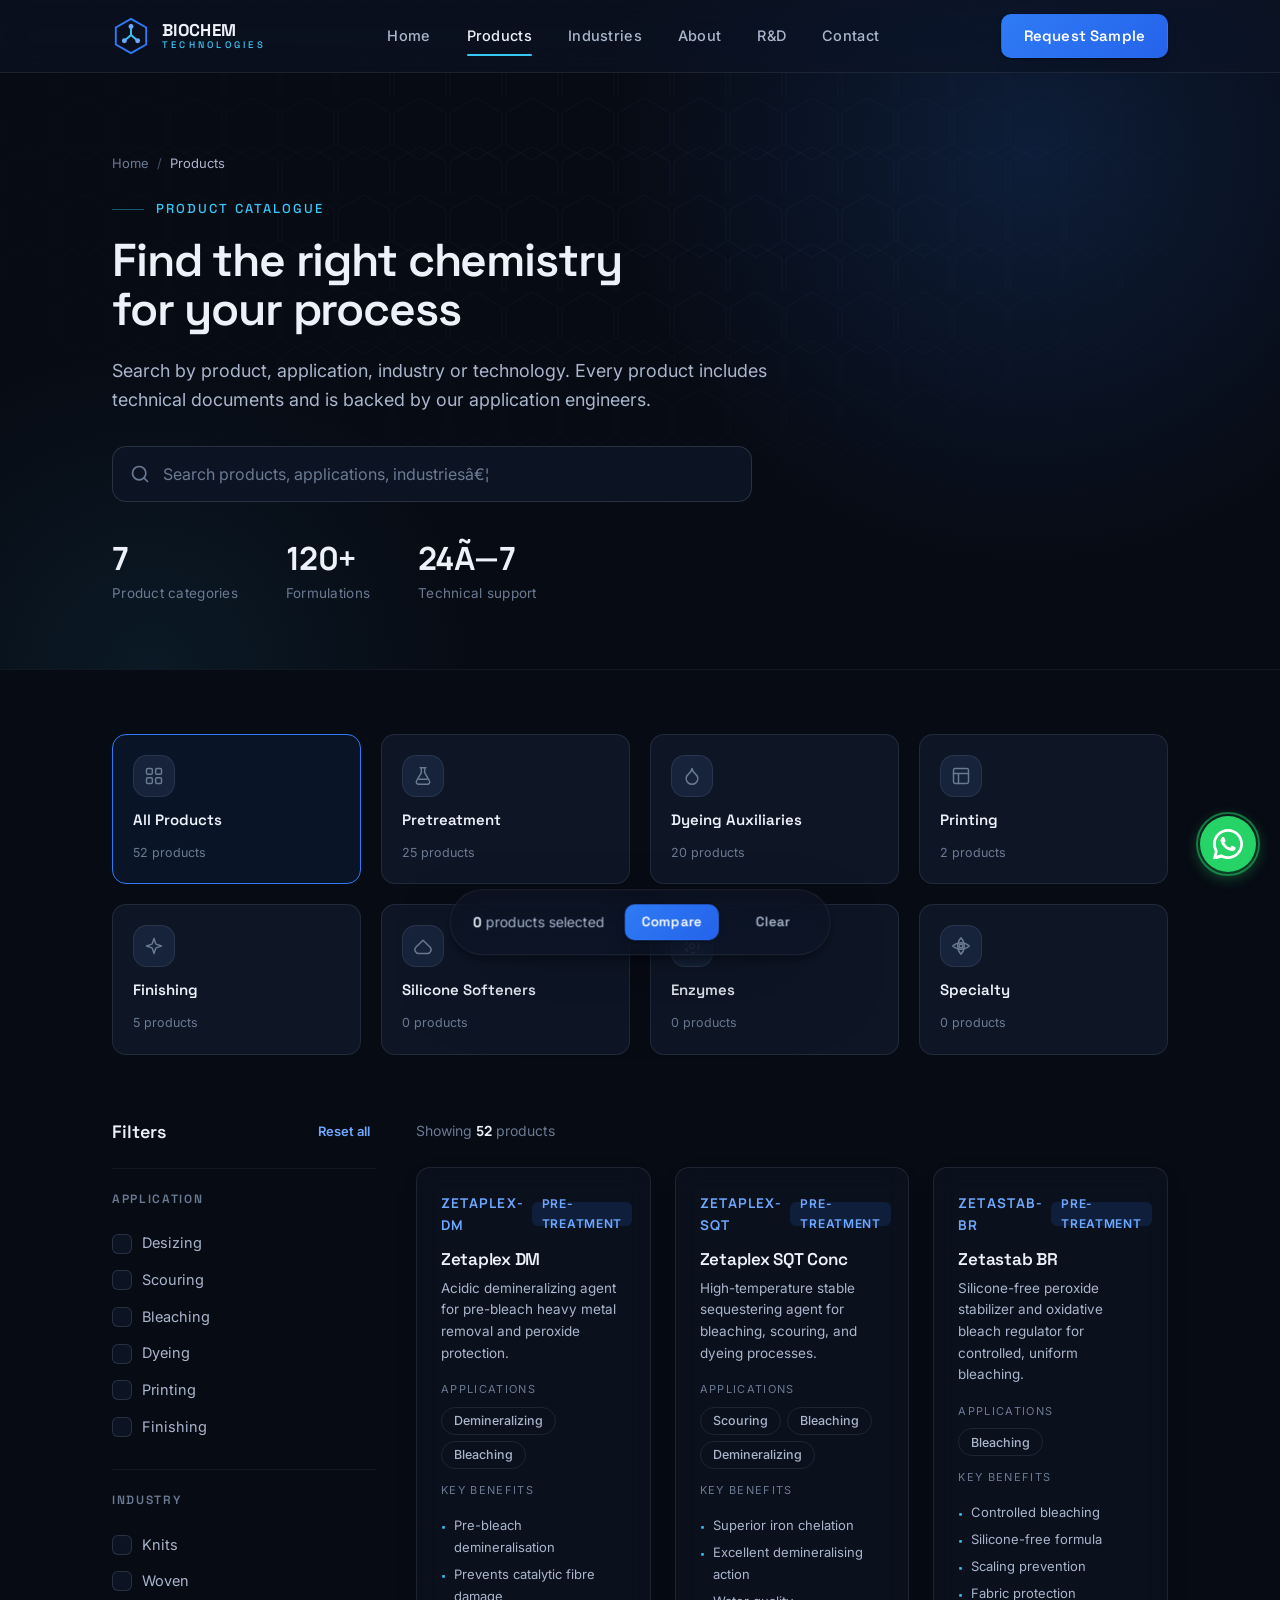
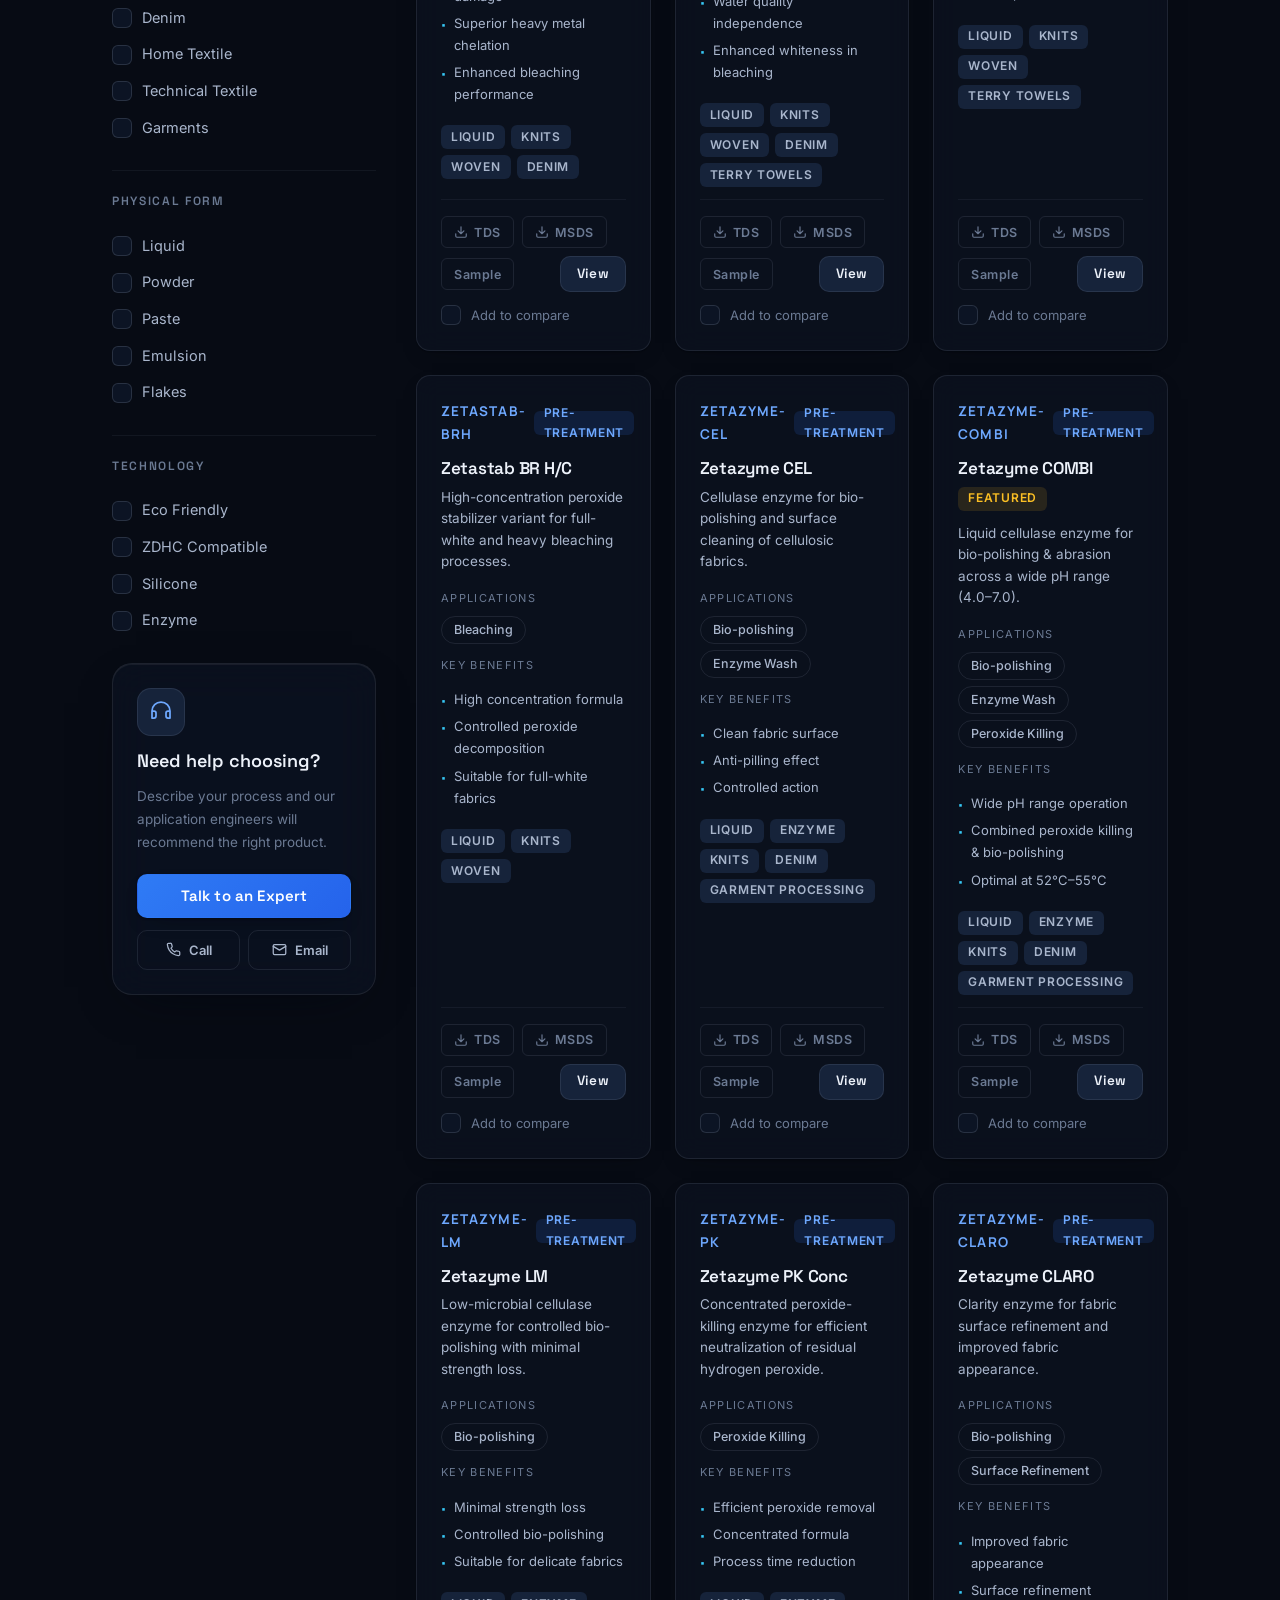
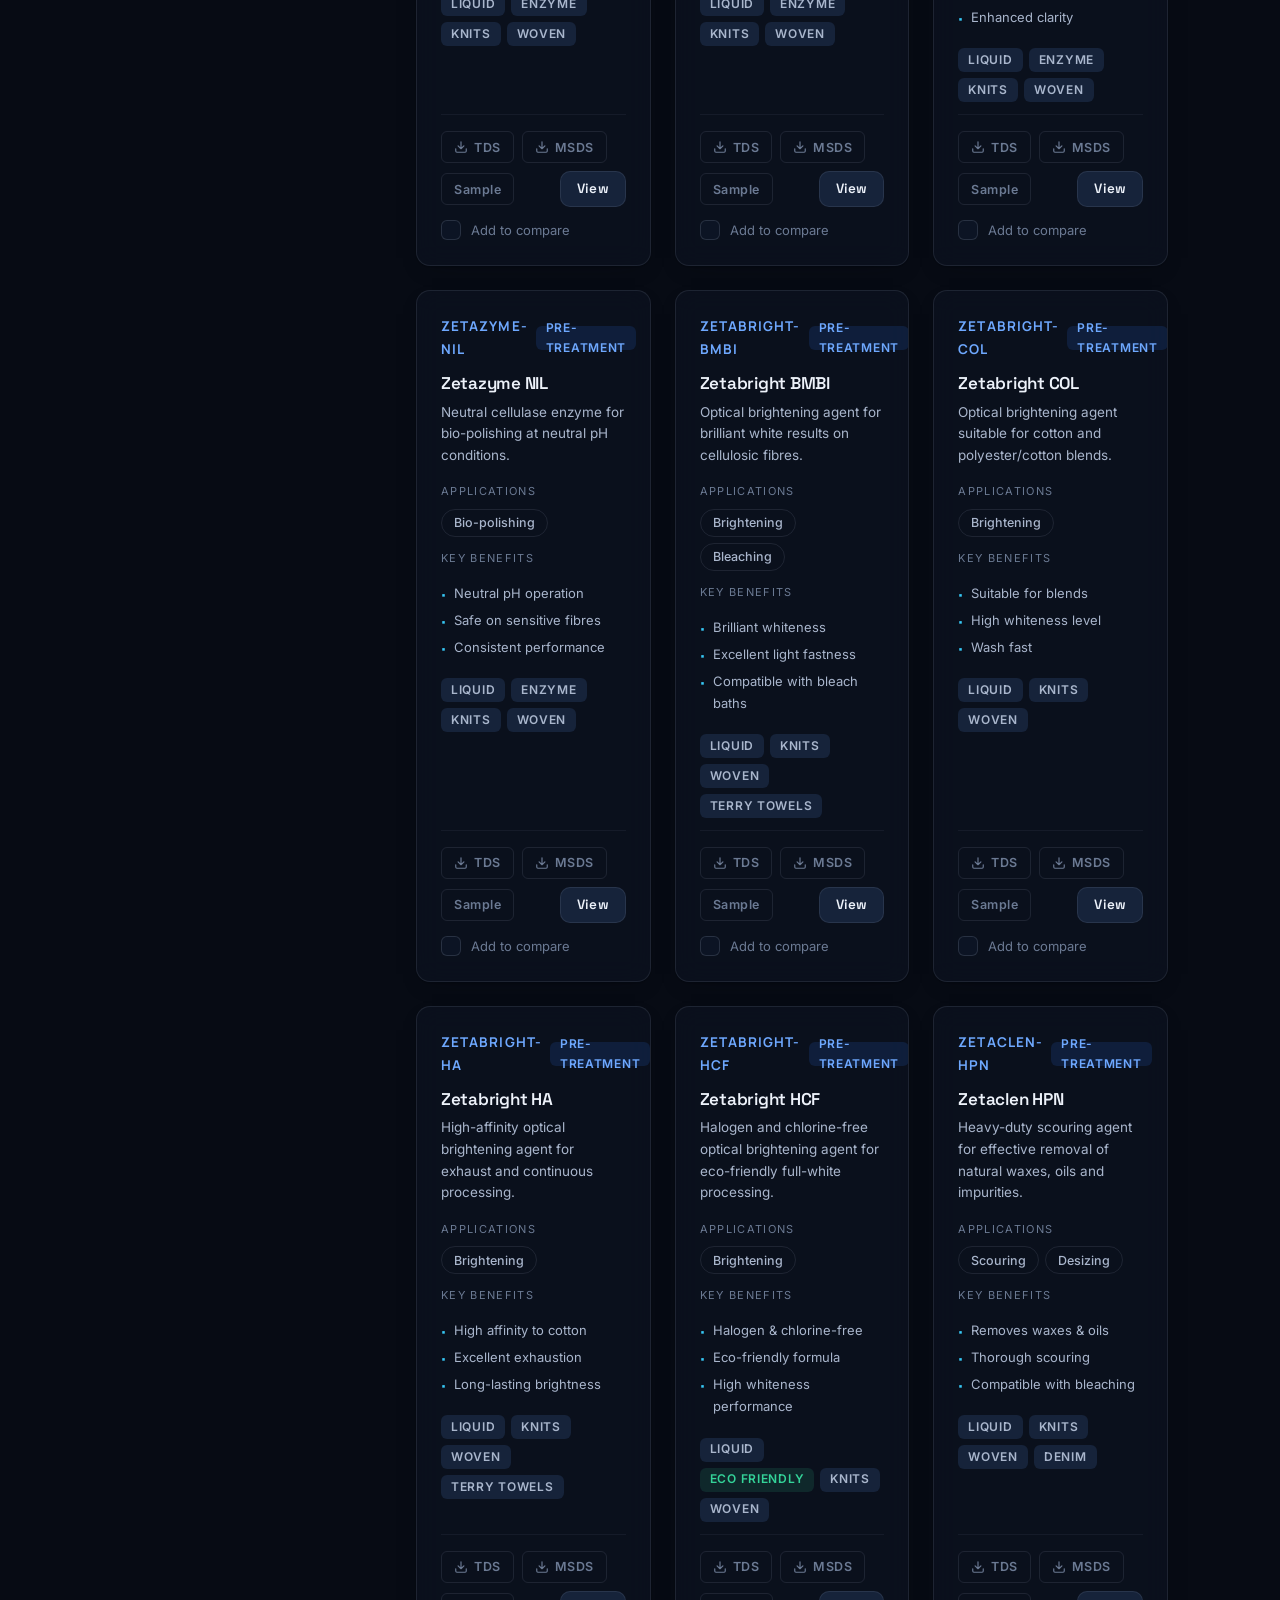
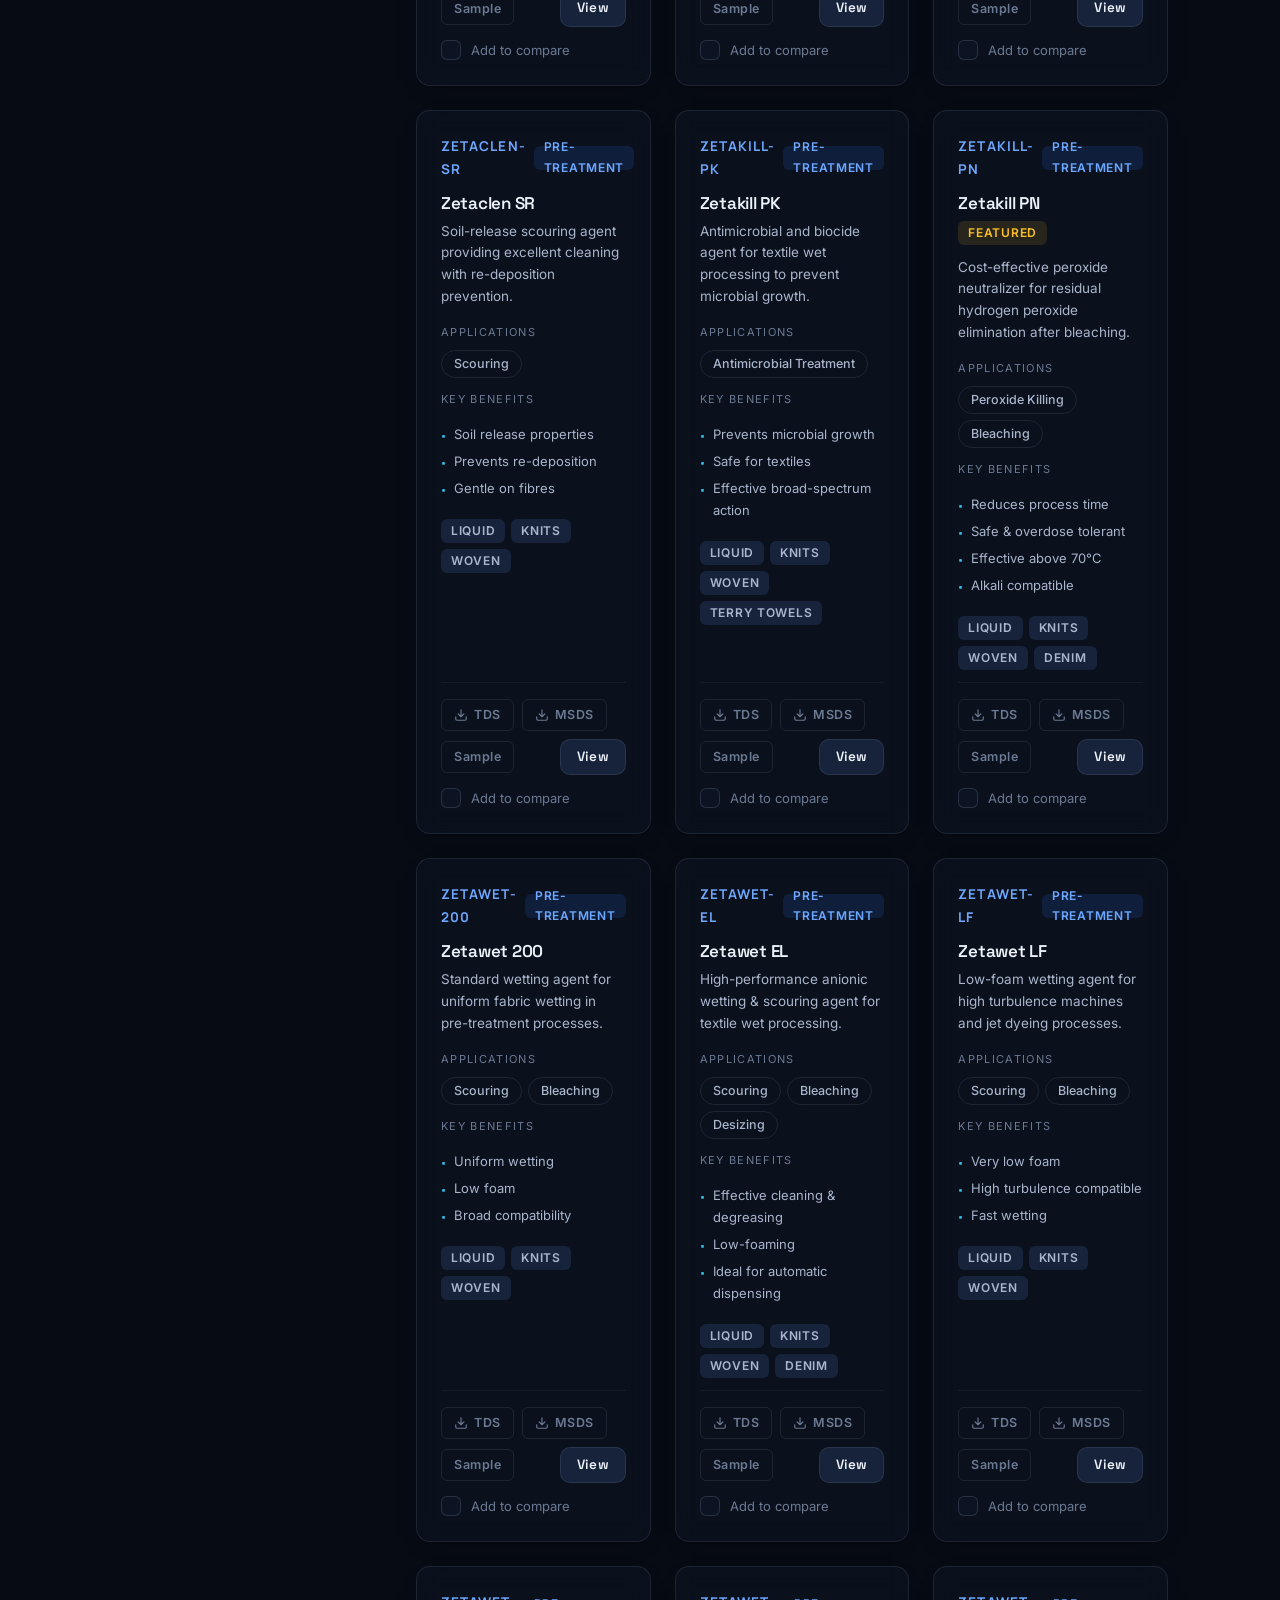
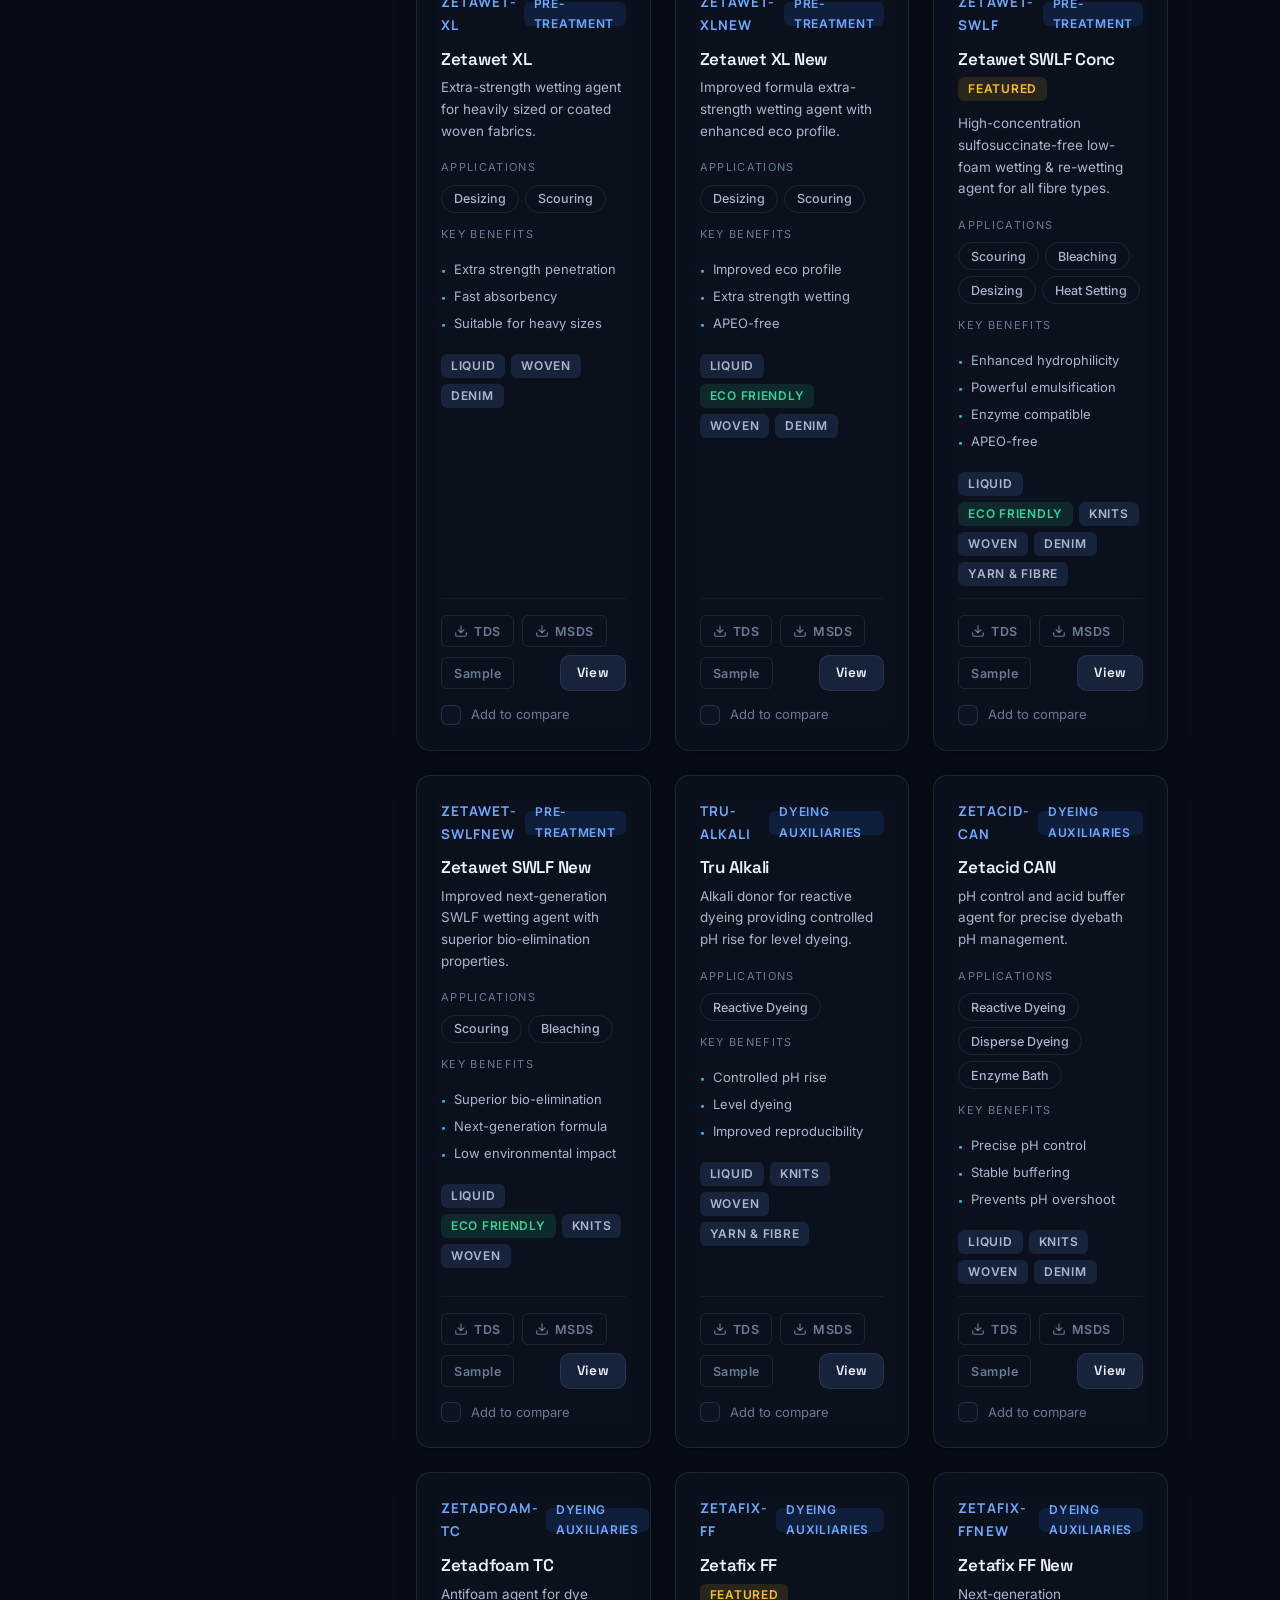
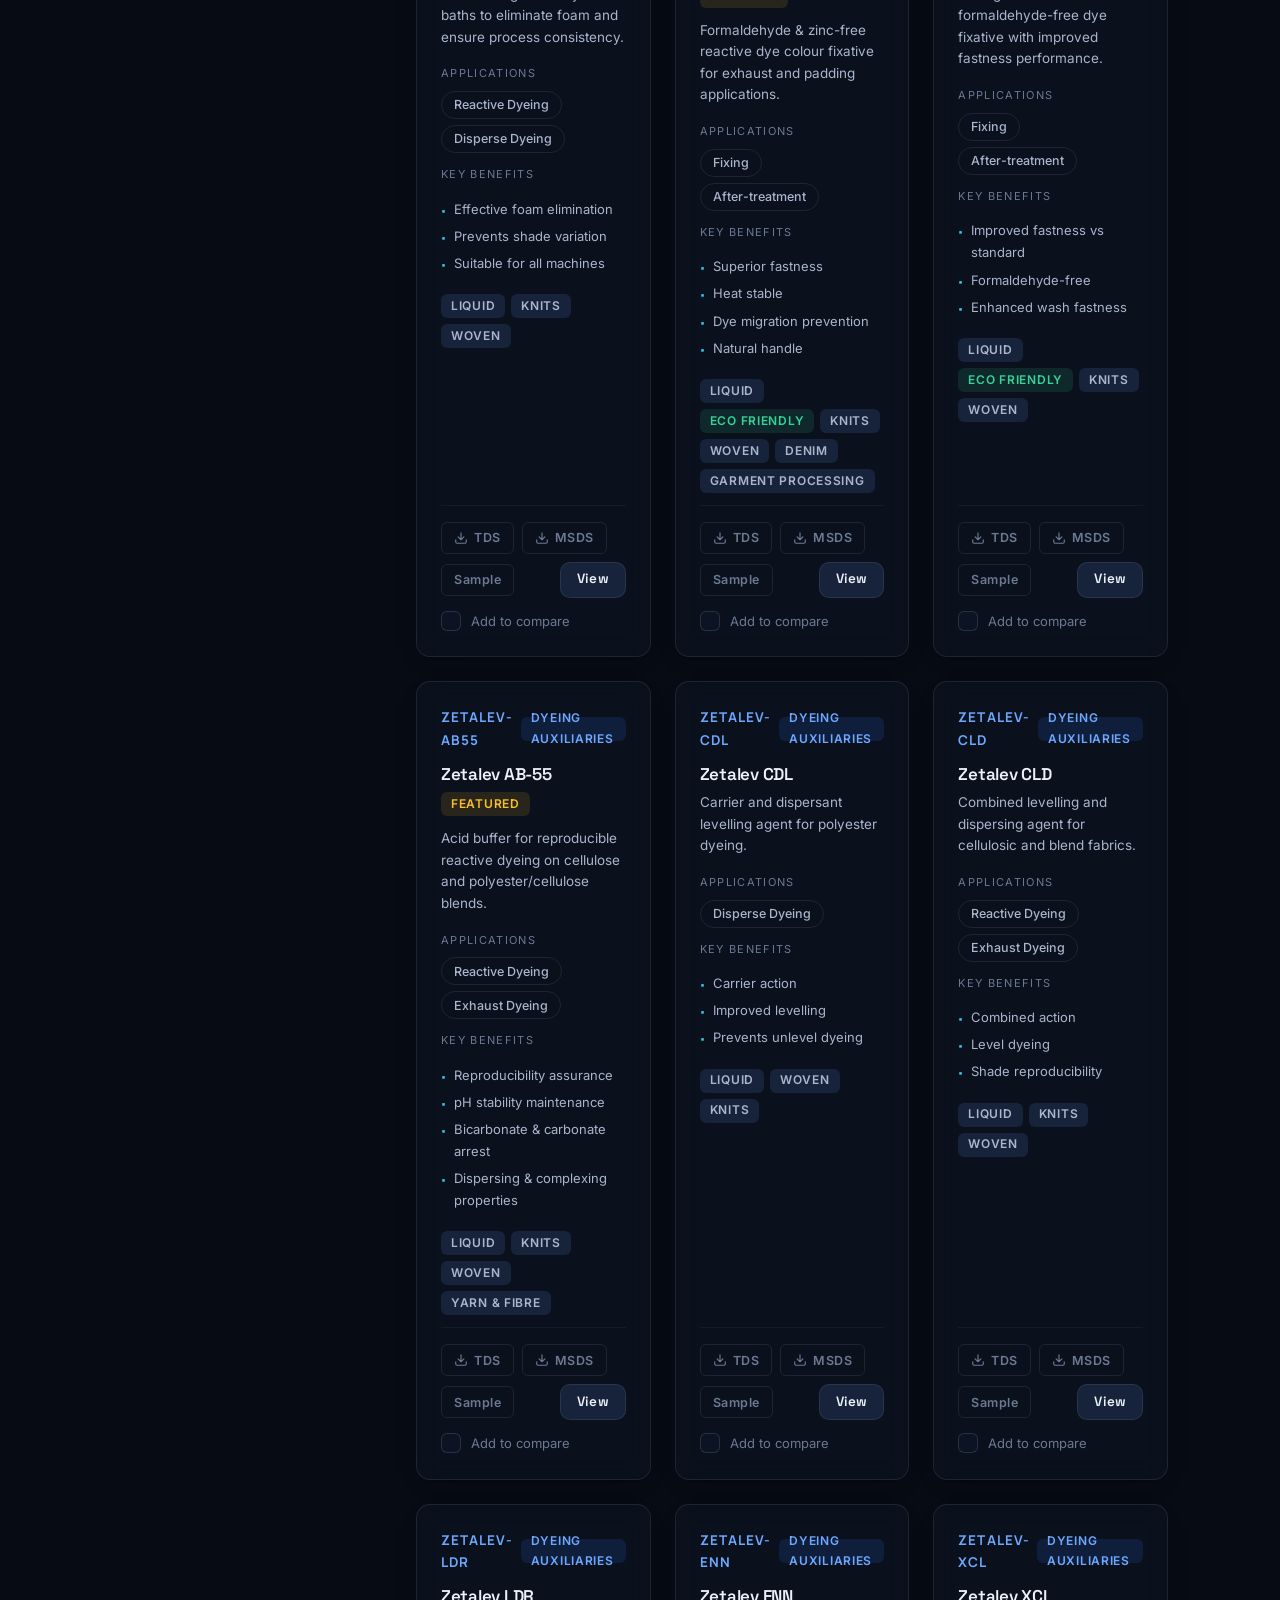
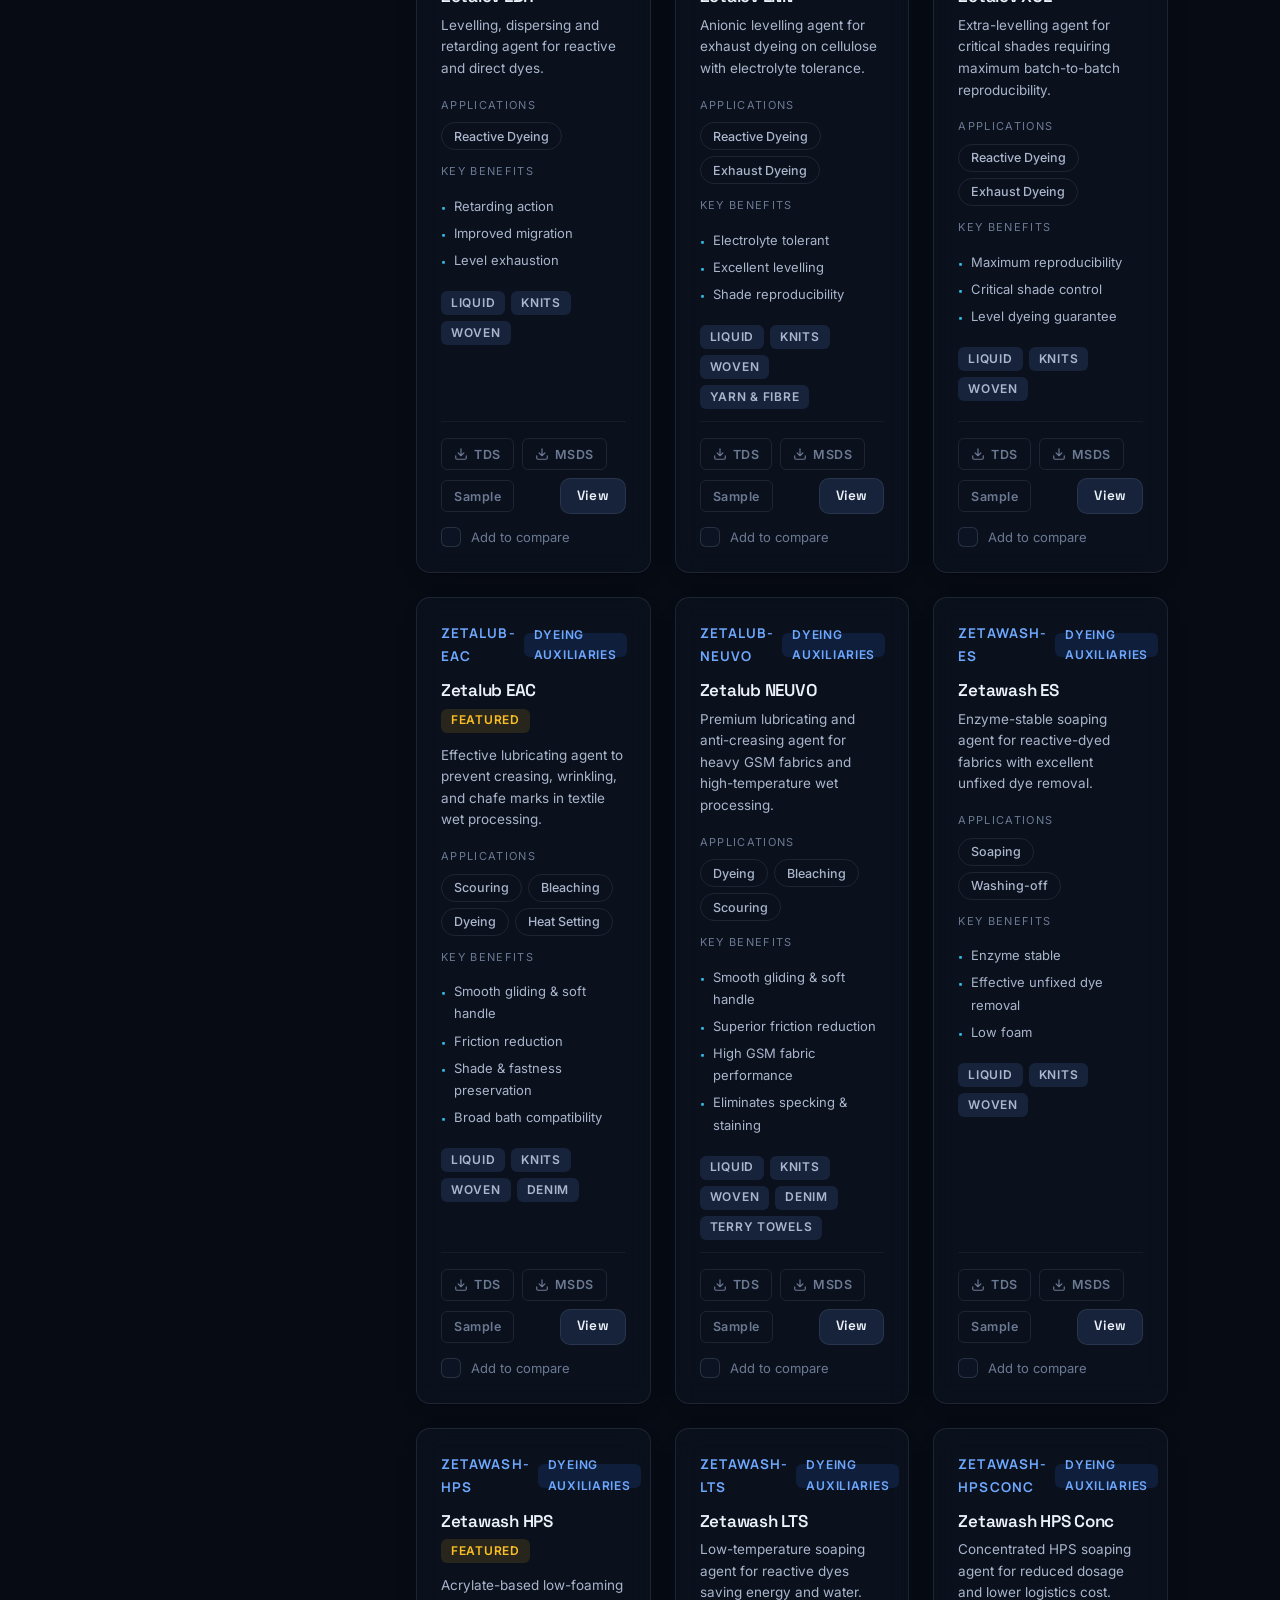
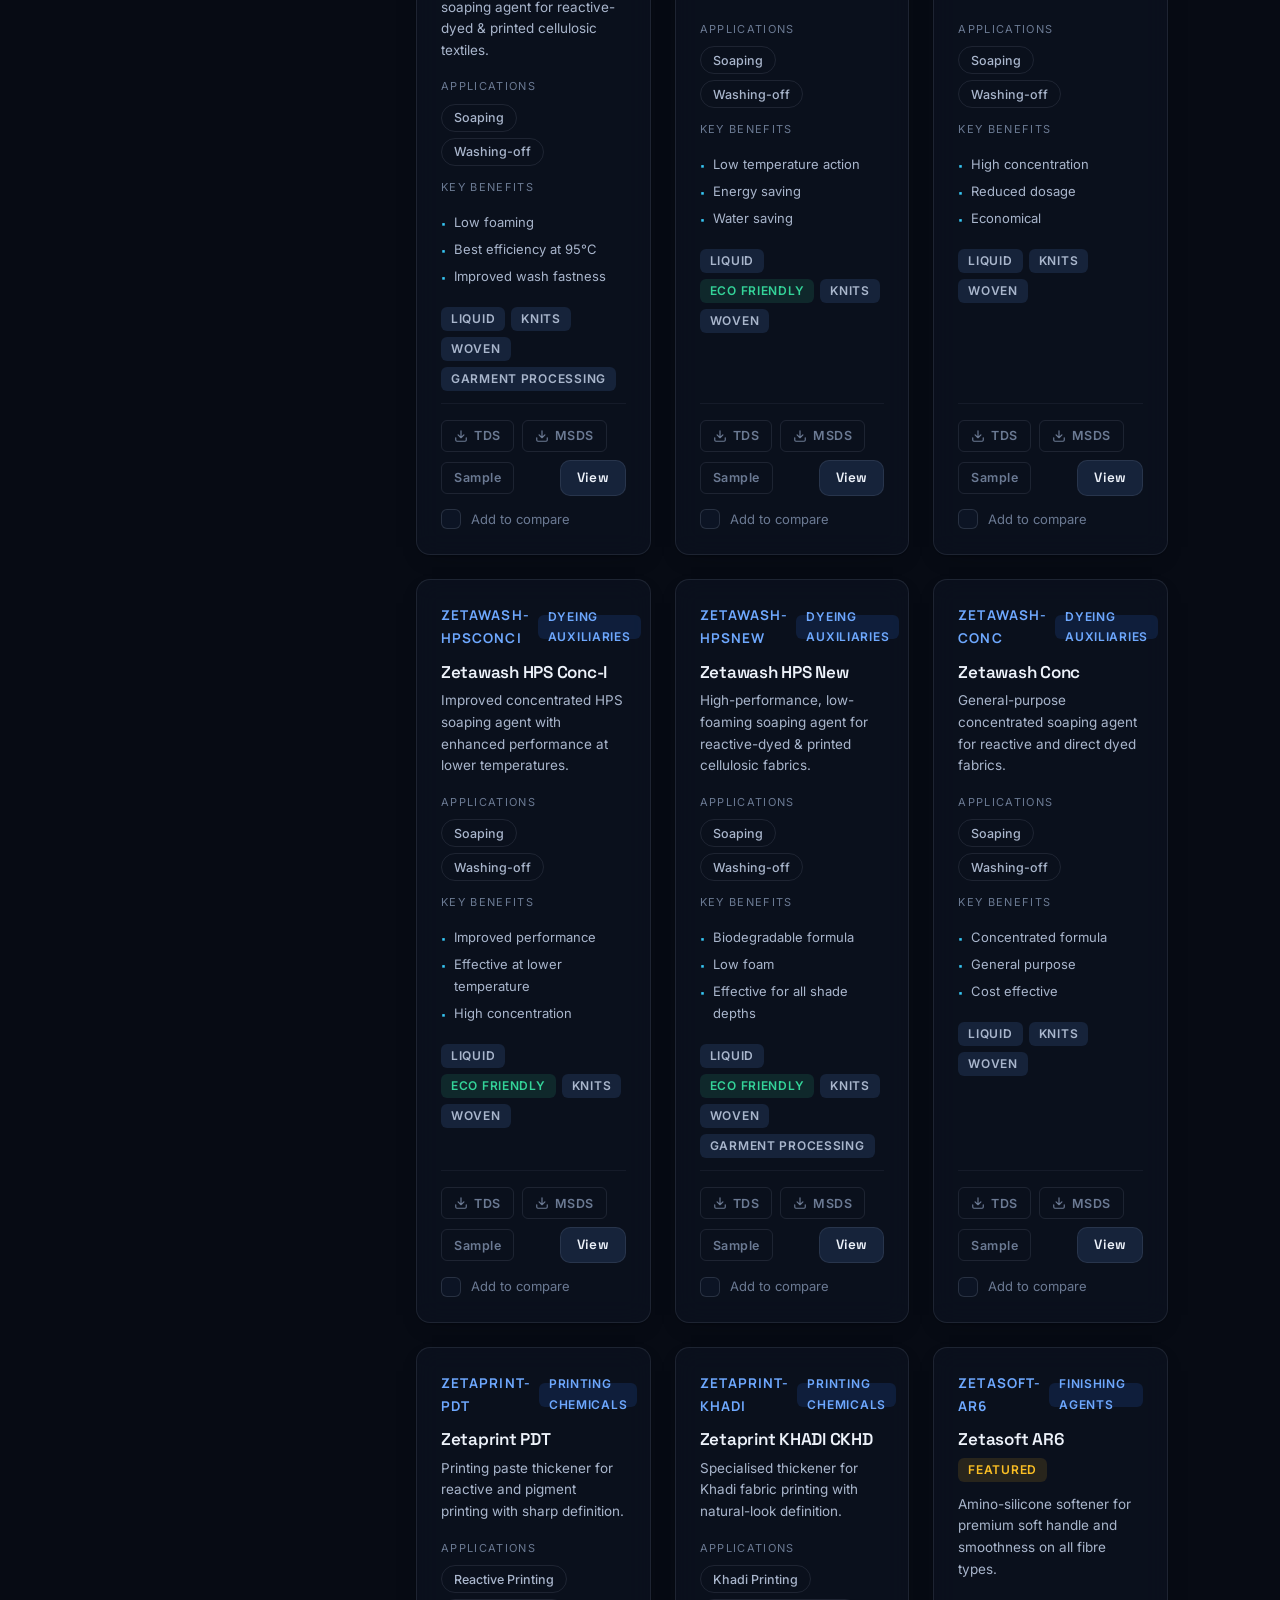
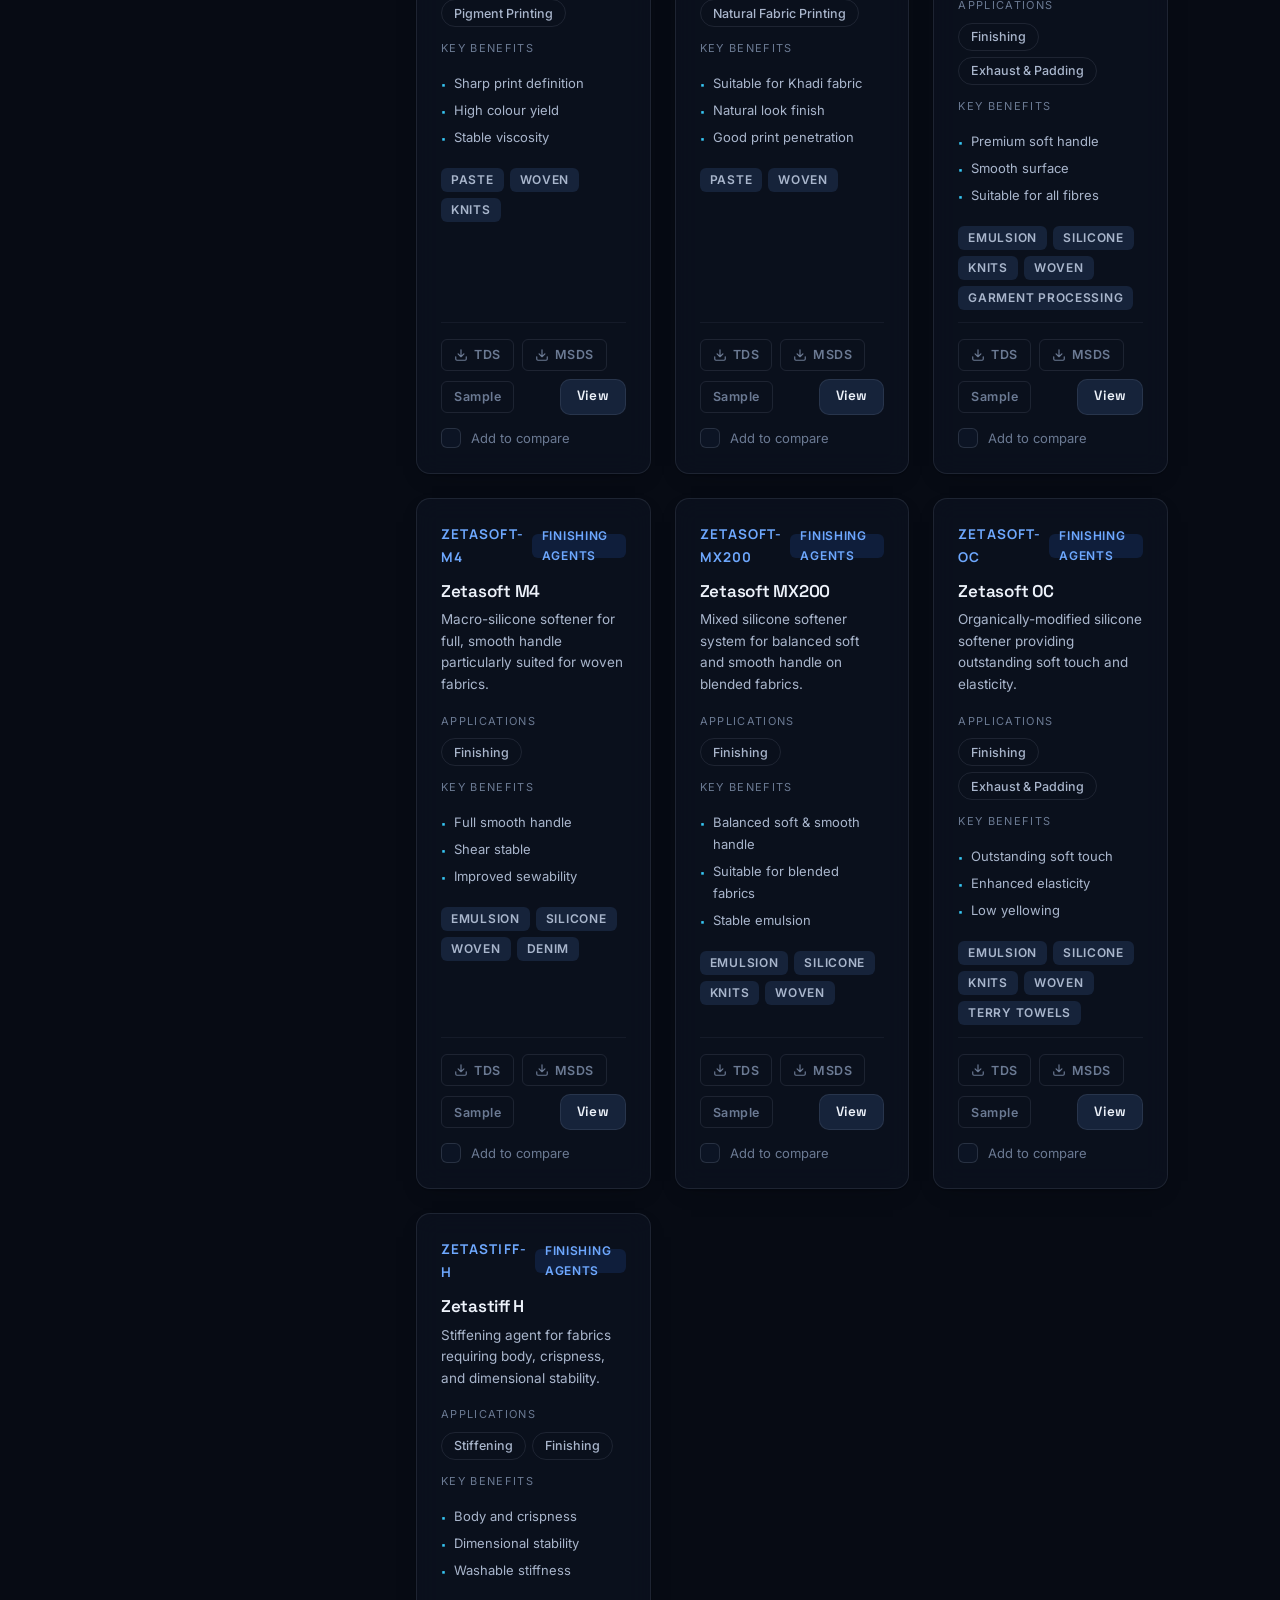
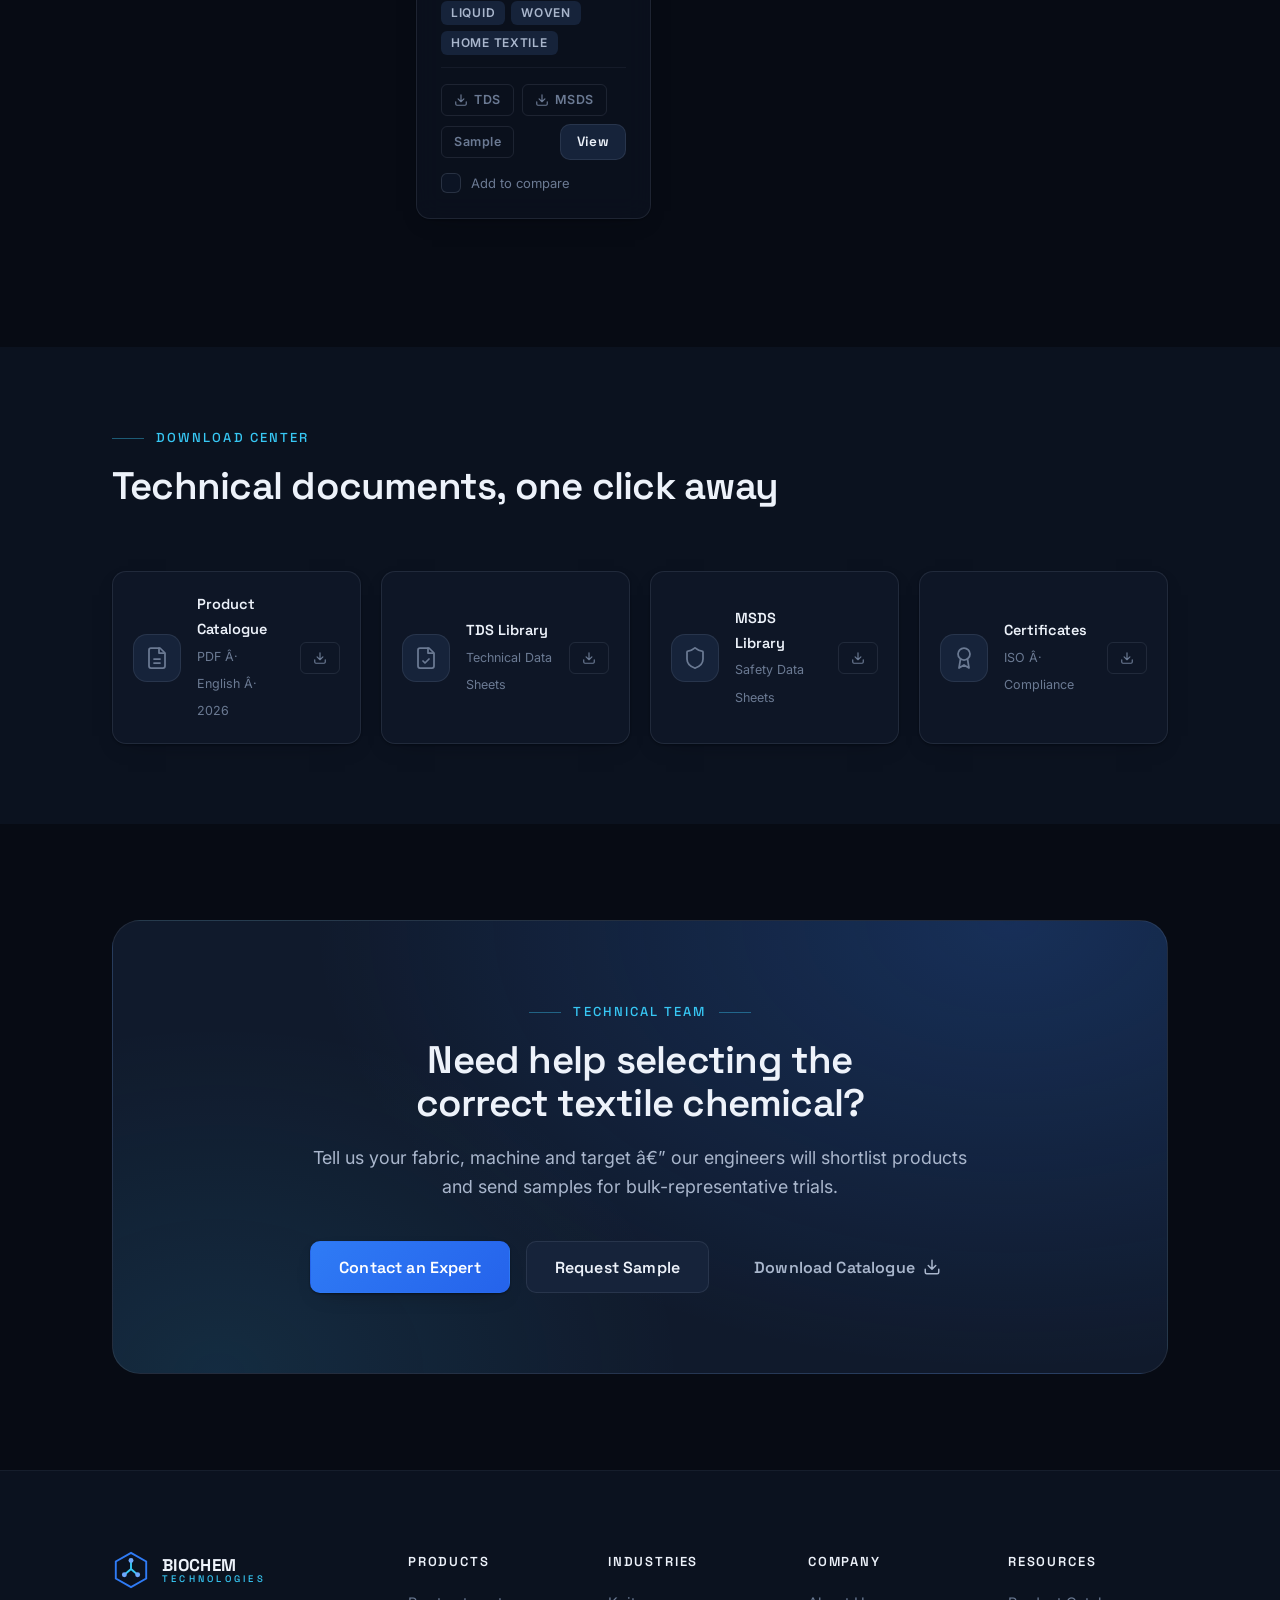
<file: products.html>
﻿<!DOCTYPE html>
<html lang="en">
<head>
<meta charset="UTF-8">
<meta name="viewport" content="width=device-width, initial-scale=1.0">
<title>Product Catalogue â€” BIOCHEM TECHNOLOGIES | Textile Processing Chemicals</title>
<meta name="description" content="Browse the complete BIOCHEM TECHNOLOGIES catalogue â€” pretreatment chemicals, dyeing auxiliaries, printing chemicals, finishing chemicals, silicone softeners, enzymes and specialty chemistry for textile mills.">
<meta property="og:title" content="Product Catalogue â€” BIOCHEM TECHNOLOGIES">
<meta property="og:description" content="Find the right textile chemical fast â€” intelligent filters, technical documents and expert support.">
<meta property="og:type" content="website">
<link rel="icon" href="data:image/svg+xml,%3Csvg xmlns='http://www.w3.org/2000/svg' viewBox='0 0 32 32'%3E%3Cpath d='M16 2 28 9v14L16 30 4 23V9z' fill='%232F7BF5'/%3E%3Cpath d='M16 8v8m0 0-6 5m6-5 6 5' stroke='%23fff' stroke-width='2' fill='none'/%3E%3C/svg%3E">
<link rel="preconnect" href="https://fonts.googleapis.com">
<link rel="preconnect" href="https://fonts.gstatic.com" crossorigin>
<link href="https://fonts.googleapis.com/css2?family=Inter:wght@400;500;600&family=Manrope:wght@600;700&family=Space+Grotesk:wght@500;600;700&display=swap" rel="stylesheet">
<link rel="stylesheet" href="assets/css/base.css">
<link rel="stylesheet" href="assets/css/components.css">
<link rel="stylesheet" href="assets/css/catalogue.css">
<link rel="stylesheet" href="assets/css/responsive.css">
<script type="application/ld+json">
{
  "@context": "https://schema.org",
  "@type": "BreadcrumbList",
  "itemListElement": [
    {"@type": "ListItem", "position": 1, "name": "Home", "item": "https://www.biochemtechnologies.in/"},
    {"@type": "ListItem", "position": 2, "name": "Products", "item": "https://www.biochemtechnologies.in/products.html"}
  ]
}
</script>
</head>
<body>
<a class="skip-link" href="#main">Skip to main content</a>

<header class="nav" role="banner">
  <div class="nav__inner">
    <a class="brand" href="index.html" aria-label="Biochem Technologies â€” Home">
      <svg class="brand__mark" viewBox="0 0 40 40" fill="none" aria-hidden="true">
        <path d="M20 2 36 11v18L20 38 4 29V11z" stroke="#2F7BF5" stroke-width="2"/>
        <path d="M20 10v9m0 0-7 6m7-6 7 6" stroke="#37C8F5" stroke-width="2" stroke-linecap="round"/>
        <circle cx="20" cy="10" r="2.6" fill="#6EA8FE"/><circle cx="13" cy="25" r="2.6" fill="#6EA8FE"/><circle cx="27" cy="25" r="2.6" fill="#6EA8FE"/>
      </svg>
      <span class="brand__name">BIOCHEM<small>Technologies</small></span>
    </a>
    <ul class="nav__links">
      <li><a class="nav__link" href="index.html">Home</a></li>
      <li><a class="nav__link is-active" href="products.html">Products</a></li>
      <li><a class="nav__link" href="index.html#industries">Industries</a></li>
      <li><a class="nav__link" href="about.html">About</a></li>
      <li><a class="nav__link" href="index.html#rnd">R&amp;D</a></li>
      <li><a class="nav__link" href="index.html#contact">Contact</a></li>
    </ul>
    <div class="nav__actions">
      <button class="btn btn--primary btn--nav-cta" data-modal-open="modal-sample">Request Sample</button>
      <button class="nav__burger" aria-label="Open menu" aria-expanded="false">
        <svg viewBox="0 0 24 24" fill="none" stroke="currentColor" stroke-width="2" stroke-linecap="round" aria-hidden="true"><path d="M4 6h16M4 12h16M4 18h16"/></svg>
      </button>
    </div>
  </div>
</header>
<nav class="mobile-menu" aria-label="Mobile">
  <a href="index.html">Home</a>
  <a href="products.html">Products</a>
  <a href="index.html#industries">Industries</a>
  <a href="about.html">About</a>
  <a href="index.html#rnd">R&amp;D</a>
  <a href="index.html#contact">Contact</a>
</nav>

<main id="main">

<!-- ===== Catalogue hero + global search ===== -->
<section class="cat-hero">
  <div class="bg-mesh" aria-hidden="true"></div>
  <div class="bg-hex" aria-hidden="true"></div>
  <div class="container" style="position:relative">
    <ol class="breadcrumb">
      <li><a href="index.html">Home</a></li>
      <li aria-current="page">Products</li>
    </ol>
    <div class="cat-hero__inner">
      <p class="overline">Product Catalogue</p>
      <h1 style="font-size:clamp(36px,3.6vw,52px)">Find the right chemistry for your process</h1>
      <p class="subtitle">Search by product, application, industry or technology. Every product includes technical documents and is backed by our application engineers.</p>
      <div class="cat-hero__search">
        <div class="search-wrap">
          <svg viewBox="0 0 24 24" fill="none" stroke="currentColor" stroke-width="2" stroke-linecap="round" stroke-linejoin="round" aria-hidden="true"><circle cx="11" cy="11" r="8"/><path d="m21 21-4.3-4.3"/></svg>
          <input class="input" id="catalogue-search" type="search" placeholder="Search products, applications, industriesâ€¦" aria-label="Search catalogue" autocomplete="off" role="combobox" aria-expanded="false" aria-controls="search-suggestions">
        </div>
        <div class="suggestions" id="search-suggestions" role="listbox" aria-label="Search suggestions"></div>
      </div>
      <div class="cat-hero__stats">
        <div><p class="stat__value"><span data-count="7">0</span></p><p class="stat__label">Product categories</p></div>
        <div><p class="stat__value"><span data-count="120" data-suffix="+">0</span></p><p class="stat__label">Formulations</p></div>
        <div><p class="stat__value">24Ã—7</p><p class="stat__label">Technical support</p></div>
      </div>
    </div>
  </div>
</section>

<!-- ===== Categories + filters + grid ===== -->
<section class="section" style="padding-top:var(--s-10)" id="catalogue">
  <div class="container">
    <div class="cat-strip" role="group" aria-label="Product categories">
      <button class="cat-tile is-active" data-cat="all">
        <span class="icon-box"><svg viewBox="0 0 24 24" fill="none" stroke="currentColor" stroke-width="1.75" stroke-linecap="round" stroke-linejoin="round" aria-hidden="true"><rect x="3" y="3" width="7" height="7" rx="1.5"/><rect x="14" y="3" width="7" height="7" rx="1.5"/><rect x="3" y="14" width="7" height="7" rx="1.5"/><rect x="14" y="14" width="7" height="7" rx="1.5"/></svg></span>
        <h5>All Products</h5><span data-cat-count="all"></span>
      </button>
      <button class="cat-tile" data-cat="pretreatment" id="pretreatment">
        <span class="icon-box"><svg viewBox="0 0 24 24" fill="none" stroke="currentColor" stroke-width="1.75" stroke-linecap="round" stroke-linejoin="round" aria-hidden="true"><path d="M10 2v6L4.5 17.5A2.8 2.8 0 0 0 7 22h10a2.8 2.8 0 0 0 2.5-4.5L14 8V2"/><path d="M8.5 2h7"/><path d="M7 16h10"/></svg></span>
        <h5>Pretreatment</h5><span data-cat-count="pretreatment"></span>
      </button>
      <button class="cat-tile" data-cat="dyeing" id="dyeing">
        <span class="icon-box"><svg viewBox="0 0 24 24" fill="none" stroke="currentColor" stroke-width="1.75" stroke-linecap="round" stroke-linejoin="round" aria-hidden="true"><path d="M12 22a7 7 0 0 0 7-7c0-2-1-3.9-3-5.5s-3.5-4-4-6.5c-.5 2.5-2 4.9-4 6.5C6 11.1 5 13 5 15a7 7 0 0 0 7 7z"/></svg></span>
        <h5>Dyeing Auxiliaries</h5><span data-cat-count="dyeing"></span>
      </button>
      <button class="cat-tile" data-cat="printing" id="printing">
        <span class="icon-box"><svg viewBox="0 0 24 24" fill="none" stroke="currentColor" stroke-width="1.75" stroke-linecap="round" stroke-linejoin="round" aria-hidden="true"><rect x="3" y="3" width="18" height="18" rx="2"/><path d="M3 9h18M9 21V9"/></svg></span>
        <h5>Printing</h5><span data-cat-count="printing"></span>
      </button>
      <button class="cat-tile" data-cat="finishing" id="finishing">
        <span class="icon-box"><svg viewBox="0 0 24 24" fill="none" stroke="currentColor" stroke-width="1.75" stroke-linecap="round" stroke-linejoin="round" aria-hidden="true"><path d="m12 3-1.9 5.8a2 2 0 0 1-1.3 1.3L3 12l5.8 1.9a2 2 0 0 1 1.3 1.3L12 21l1.9-5.8a2 2 0 0 1 1.3-1.3L21 12l-5.8-1.9a2 2 0 0 1-1.3-1.3z"/></svg></span>
        <h5>Finishing</h5><span data-cat-count="finishing"></span>
      </button>
      <button class="cat-tile" data-cat="silicone">
        <span class="icon-box"><svg viewBox="0 0 24 24" fill="none" stroke="currentColor" stroke-width="1.75" stroke-linecap="round" stroke-linejoin="round" aria-hidden="true"><path d="M7 21a4.6 4.6 0 0 1-3.3-7.9L12 5l8.3 8.1A4.6 4.6 0 0 1 17 21z"/></svg></span>
        <h5>Silicone Softeners</h5><span data-cat-count="silicone"></span>
      </button>
      <button class="cat-tile" data-cat="enzymes">
        <span class="icon-box"><svg viewBox="0 0 24 24" fill="none" stroke="currentColor" stroke-width="1.75" stroke-linecap="round" stroke-linejoin="round" aria-hidden="true"><circle cx="12" cy="12" r="3"/><circle cx="12" cy="12" r="8" stroke-dasharray="4 5"/></svg></span>
        <h5>Enzymes</h5><span data-cat-count="enzymes"></span>
      </button>
      <button class="cat-tile" data-cat="specialty" id="specialty">
        <span class="icon-box"><svg viewBox="0 0 24 24" fill="none" stroke="currentColor" stroke-width="1.75" stroke-linecap="round" stroke-linejoin="round" aria-hidden="true"><circle cx="12" cy="12" r="2.2"/><path d="M12 2a15.3 15.3 0 0 1 4 10 15.3 15.3 0 0 1-4 10 15.3 15.3 0 0 1-4-10 15.3 15.3 0 0 1 4-10z"/><path d="M2 12a15.3 15.3 0 0 0 10 4 15.3 15.3 0 0 0 10-4 15.3 15.3 0 0 0-10-4 15.3 15.3 0 0 0-10 4z"/></svg></span>
        <h5>Specialty</h5><span data-cat-count="specialty"></span>
      </button>
    </div>

    <div class="cat-layout">
      <!-- Filters sidebar / drawer -->
      <aside class="filters" id="filters" aria-label="Product filters">
        <div class="filters__head">
          <h5>Filters</h5>
          <div style="display:flex;gap:12px;align-items:center">
            <button class="filters__reset" data-reset-filters type="button">Reset all</button>
            <button class="filters__close" data-filters-close aria-label="Close filters">
              <svg viewBox="0 0 24 24" fill="none" stroke="currentColor" stroke-width="2" stroke-linecap="round"><path d="M18 6 6 18M6 6l12 12"/></svg>
            </button>
          </div>
        </div>
        <div class="filter-group">
          <h6>Application</h6>
          <label class="checkbox"><input type="checkbox" data-filter="app" value="Desizing"><span>Desizing</span></label>
          <label class="checkbox"><input type="checkbox" data-filter="app" value="Scouring"><span>Scouring</span></label>
          <label class="checkbox"><input type="checkbox" data-filter="app" value="Bleaching"><span>Bleaching</span></label>
          <label class="checkbox"><input type="checkbox" data-filter="app" value="Dyeing"><span>Dyeing</span></label>
          <label class="checkbox"><input type="checkbox" data-filter="app" value="Printing"><span>Printing</span></label>
          <label class="checkbox"><input type="checkbox" data-filter="app" value="Finishing"><span>Finishing</span></label>
        </div>
        <div class="filter-group">
          <h6>Industry</h6>
          <label class="checkbox"><input type="checkbox" data-filter="ind" value="Knits"><span>Knits</span></label>
          <label class="checkbox"><input type="checkbox" data-filter="ind" value="Woven"><span>Woven</span></label>
          <label class="checkbox"><input type="checkbox" data-filter="ind" value="Denim"><span>Denim</span></label>
          <label class="checkbox"><input type="checkbox" data-filter="ind" value="Home Textile"><span>Home Textile</span></label>
          <label class="checkbox"><input type="checkbox" data-filter="ind" value="Technical Textile"><span>Technical Textile</span></label>
          <label class="checkbox"><input type="checkbox" data-filter="ind" value="Garments"><span>Garments</span></label>
        </div>
        <div class="filter-group">
          <h6>Physical Form</h6>
          <label class="checkbox"><input type="checkbox" data-filter="form" value="Liquid"><span>Liquid</span></label>
          <label class="checkbox"><input type="checkbox" data-filter="form" value="Powder"><span>Powder</span></label>
          <label class="checkbox"><input type="checkbox" data-filter="form" value="Paste"><span>Paste</span></label>
          <label class="checkbox"><input type="checkbox" data-filter="form" value="Emulsion"><span>Emulsion</span></label>
          <label class="checkbox"><input type="checkbox" data-filter="form" value="Flakes"><span>Flakes</span></label>
        </div>
        <div class="filter-group">
          <h6>Technology</h6>
          <label class="checkbox"><input type="checkbox" data-filter="tech" value="eco"><span>Eco Friendly</span></label>
          <label class="checkbox"><input type="checkbox" data-filter="tech" value="zdhc"><span>ZDHC Compatible</span></label>
          <label class="checkbox"><input type="checkbox" data-filter="tech" value="silicone"><span>Silicone</span></label>
          <label class="checkbox"><input type="checkbox" data-filter="tech" value="enzyme"><span>Enzyme</span></label>
        </div>
        <!-- Technical assistance card -->
        <div class="support-card card card--glass card--xl">
          <span class="icon-box"><svg viewBox="0 0 24 24" fill="none" stroke="currentColor" stroke-width="1.75" stroke-linecap="round" stroke-linejoin="round" aria-hidden="true"><path d="M3 11h2a2 2 0 0 1 2 2v3a2 2 0 0 1-2 2H3v-7a9 9 0 0 1 18 0v7h-2a2 2 0 0 1-2-2v-3a2 2 0 0 1 2-2h2"/></svg></span>
          <h5>Need help choosing?</h5>
          <p>Describe your process and our application engineers will recommend the right product.</p>
          <button class="btn btn--primary" data-modal-open="modal-sample">Talk to an Expert</button>
          <div class="support-links">
            <a href="tel:+919876543210"><svg viewBox="0 0 24 24" fill="none" stroke="currentColor" stroke-width="2" stroke-linecap="round" stroke-linejoin="round"><path d="M22 16.9v3a2 2 0 0 1-2.2 2 19.8 19.8 0 0 1-8.6-3 19.5 19.5 0 0 1-6-6 19.8 19.8 0 0 1-3-8.7A2 2 0 0 1 4.1 2h3a2 2 0 0 1 2 1.7c.1 1 .4 2 .7 2.8a2 2 0 0 1-.5 2.1L8 9.9a16 16 0 0 0 6 6l1.3-1.3a2 2 0 0 1 2.1-.4c.9.3 1.9.5 2.9.6a2 2 0 0 1 1.7 2z"/></svg>Call</a>
            <a href="mailto:info@biochemtechnologies.in"><svg viewBox="0 0 24 24" fill="none" stroke="currentColor" stroke-width="2" stroke-linecap="round" stroke-linejoin="round"><rect x="2" y="4" width="20" height="16" rx="2"/><path d="m22 7-10 6L2 7"/></svg>Email</a>
          </div>
        </div>
      </aside>

      <!-- Grid -->
      <div>
        <div class="cat-toolbar">
          <p class="cat-toolbar__count" aria-live="polite">Showing <strong data-result-count>0</strong> products</p>
          <div class="cat-toolbar__chips" data-active-chips></div>
        </div>
        <div class="pgrid" id="product-grid"></div>
        <noscript><p class="subtitle">The interactive catalogue requires JavaScript. Please contact info@biochemtechnologies.in for our full product list.</p></noscript>
        <div class="empty" id="empty-state">
          <svg viewBox="0 0 24 24" fill="none" stroke="currentColor" stroke-width="1.25" stroke-linecap="round" stroke-linejoin="round" aria-hidden="true"><circle cx="11" cy="11" r="8"/><path d="m21 21-4.3-4.3"/><path d="M8 11h6"/></svg>
          <h4>No products match your filters</h4>
          <p>Try removing a filter or two, or search with a different term.</p>
          <button class="btn btn--outline" data-reset-filters>Reset all filters</button>
        </div>
      </div>
    </div>
  </div>
</section>

<!-- ===== Download center ===== -->
<section class="section section--alt" id="downloads" style="padding-block:var(--s-11)">
  <div class="container">
    <div class="section-head reveal">
      <p class="overline">Download Center</p>
      <h2>Technical documents, one click away</h2>
    </div>
    <div class="dl-grid">
      <div class="dl-card card card--hover reveal">
        <span class="icon-box"><svg viewBox="0 0 24 24" fill="none" stroke="currentColor" stroke-width="1.75" stroke-linecap="round" stroke-linejoin="round" aria-hidden="true"><path d="M15 2H6a2 2 0 0 0-2 2v16a2 2 0 0 0 2 2h12a2 2 0 0 0 2-2V7z"/><path d="M14 2v5h5M9 13h6M9 17h6"/></svg></span>
        <div><b>Product Catalogue</b><span>PDF Â· English Â· 2026</span></div>
        <button class="doc-btn" type="button" aria-label="Download product catalogue"><svg viewBox="0 0 24 24" fill="none" stroke="currentColor" stroke-width="2" stroke-linecap="round" stroke-linejoin="round"><path d="M21 15v4a2 2 0 0 1-2 2H5a2 2 0 0 1-2-2v-4M7 10l5 5 5-5M12 15V3"/></svg></button>
      </div>
      <div class="dl-card card card--hover reveal reveal-d1">
        <span class="icon-box"><svg viewBox="0 0 24 24" fill="none" stroke="currentColor" stroke-width="1.75" stroke-linecap="round" stroke-linejoin="round" aria-hidden="true"><path d="M15 2H6a2 2 0 0 0-2 2v16a2 2 0 0 0 2 2h12a2 2 0 0 0 2-2V7z"/><path d="M14 2v5h5"/><path d="m9 15 2 2 4-4"/></svg></span>
        <div><b>TDS Library</b><span>Technical Data Sheets</span></div>
        <button class="doc-btn" type="button" aria-label="Browse TDS library"><svg viewBox="0 0 24 24" fill="none" stroke="currentColor" stroke-width="2" stroke-linecap="round" stroke-linejoin="round"><path d="M21 15v4a2 2 0 0 1-2 2H5a2 2 0 0 1-2-2v-4M7 10l5 5 5-5M12 15V3"/></svg></button>
      </div>
      <div class="dl-card card card--hover reveal reveal-d2">
        <span class="icon-box"><svg viewBox="0 0 24 24" fill="none" stroke="currentColor" stroke-width="1.75" stroke-linecap="round" stroke-linejoin="round" aria-hidden="true"><path d="M20 13c0 5-3.5 7.5-7.7 9a.6.6 0 0 1-.6 0C7.5 20.5 4 18 4 13V6a1 1 0 0 1 1-1c2 0 4.5-1.2 6.2-2.7a1.2 1.2 0 0 1 1.6 0C14.5 3.8 17 5 19 5a1 1 0 0 1 1 1z"/></svg></span>
        <div><b>MSDS Library</b><span>Safety Data Sheets</span></div>
        <button class="doc-btn" type="button" aria-label="Browse MSDS library"><svg viewBox="0 0 24 24" fill="none" stroke="currentColor" stroke-width="2" stroke-linecap="round" stroke-linejoin="round"><path d="M21 15v4a2 2 0 0 1-2 2H5a2 2 0 0 1-2-2v-4M7 10l5 5 5-5M12 15V3"/></svg></button>
      </div>
      <div class="dl-card card card--hover reveal reveal-d3">
        <span class="icon-box"><svg viewBox="0 0 24 24" fill="none" stroke="currentColor" stroke-width="1.75" stroke-linecap="round" stroke-linejoin="round" aria-hidden="true"><circle cx="12" cy="8" r="6"/><path d="M15.5 13 17 22l-5-3-5 3 1.5-9"/></svg></span>
        <div><b>Certificates</b><span>ISO Â· Compliance</span></div>
        <button class="doc-btn" type="button" aria-label="Download certificates"><svg viewBox="0 0 24 24" fill="none" stroke="currentColor" stroke-width="2" stroke-linecap="round" stroke-linejoin="round"><path d="M21 15v4a2 2 0 0 1-2 2H5a2 2 0 0 1-2-2v-4M7 10l5 5 5-5M12 15V3"/></svg></button>
      </div>
    </div>
  </div>
</section>

<!-- ===== CTA ===== -->
<section class="section" style="padding-block:var(--s-12)">
  <div class="container">
    <div class="cta-band reveal">
      <p class="overline overline--center">Technical Team</p>
      <h2>Need help selecting the correct textile chemical?</h2>
      <p class="subtitle">Tell us your fabric, machine and target â€” our engineers will shortlist products and send samples for bulk-representative trials.</p>
      <div class="cta-band__actions">
        <button class="btn btn--primary btn--lg" data-modal-open="modal-sample">Contact an Expert</button>
        <button class="btn btn--secondary btn--lg" data-modal-open="modal-sample">Request Sample</button>
        <button class="btn btn--ghost btn--lg" type="button">Download Catalogue
          <svg viewBox="0 0 24 24" fill="none" stroke="currentColor" stroke-width="2" stroke-linecap="round" stroke-linejoin="round" aria-hidden="true"><path d="M21 15v4a2 2 0 0 1-2 2H5a2 2 0 0 1-2-2v-4M7 10l5 5 5-5M12 15V3"/></svg></button>
      </div>
    </div>
  </div>
</section>

</main>

<!-- Compare bar -->
<div class="compare-bar" id="compare-bar" aria-live="polite">
  <span><strong data-compare-count>0</strong> products selected</span>
  <button class="btn btn--primary btn--sm" data-compare-open>Compare</button>
  <button class="btn btn--ghost btn--sm" data-compare-clear>Clear</button>
</div>

<!-- Compare modal -->
<div class="overlay-layer" id="modal-compare" role="dialog" aria-modal="true" aria-labelledby="modal-compare-title" aria-hidden="true">
  <div class="modal" style="width:min(880px,100%)">
    <div class="modal__head">
      <h3 id="modal-compare-title" style="margin-bottom:0">Product Comparison</h3>
      <button class="modal__close" data-modal-close aria-label="Close dialog">
        <svg viewBox="0 0 24 24" fill="none" stroke="currentColor" stroke-width="2" stroke-linecap="round"><path d="M18 6 6 18M6 6l12 12"/></svg>
      </button>
    </div>
    <div class="table-wrap compare-modal-table">
      <table class="table" id="compare-table"></table>
    </div>
  </div>
</div>

<!-- Filters FAB (mobile) -->
<button class="btn btn--primary filters-fab" data-filters-open>
  <svg viewBox="0 0 24 24" fill="none" stroke="currentColor" stroke-width="2" stroke-linecap="round" stroke-linejoin="round" aria-hidden="true"><path d="M22 3H2l8 9.5V19l4 2v-8.5z"/></svg>
  Filters
</button>

<footer class="footer">
  <div class="container">
    <div class="footer__grid">
      <div class="footer__brand">
        <a class="brand" href="index.html" aria-label="Biochem Technologies">
          <svg class="brand__mark" viewBox="0 0 40 40" fill="none" aria-hidden="true">
            <path d="M20 2 36 11v18L20 38 4 29V11z" stroke="#2F7BF5" stroke-width="2"/>
            <path d="M20 10v9m0 0-7 6m7-6 7 6" stroke="#37C8F5" stroke-width="2" stroke-linecap="round"/>
            <circle cx="20" cy="10" r="2.6" fill="#6EA8FE"/><circle cx="13" cy="25" r="2.6" fill="#6EA8FE"/><circle cx="27" cy="25" r="2.6" fill="#6EA8FE"/>
          </svg>
          <span class="brand__name">BIOCHEM<small>Technologies</small></span>
        </a>
        <p>High-performance textile processing chemicals, engineered and manufactured in India for mills that refuse to compromise on quality.</p>
        <form class="footer__news" data-demo-form aria-label="Newsletter signup">
          <input class="input" type="email" placeholder="Work email" aria-label="Email address" required>
          <button class="btn btn--primary" type="submit">Subscribe</button>
        </form>
      </div>
      <nav aria-label="Products">
        <h6>Products</h6>
        <ul>
          <li><a href="products.html#pretreatment">Pre-treatment</a></li>
          <li><a href="products.html#dyeing">Dyeing Auxiliaries</a></li>
          <li><a href="products.html#printing">Printing Chemicals</a></li>
          <li><a href="products.html#finishing">Finishing Chemicals</a></li>
          <li><a href="products.html#specialty">Specialty &amp; Enzymes</a></li>
        </ul>
      </nav>
      <nav aria-label="Industries">
        <h6>Industries</h6>
        <ul>
          <li><a href="index.html#industries">Knits</a></li>
          <li><a href="index.html#industries">Woven</a></li>
          <li><a href="index.html#industries">Denim</a></li>
          <li><a href="index.html#industries">Home Textile</a></li>
          <li><a href="index.html#industries">Technical Textile</a></li>
        </ul>
      </nav>
      <nav aria-label="Company">
        <h6>Company</h6>
        <ul>
          <li><a href="about.html">About Us</a></li>
          <li><a href="index.html#manufacturing">Manufacturing</a></li>
          <li><a href="index.html#rnd">R&amp;D</a></li>
          <li><a href="index.html#certifications">Certifications</a></li>
          <li><a href="index.html#contact">Contact</a></li>
        </ul>
      </nav>
      <nav aria-label="Resources">
        <h6>Resources</h6>
        <ul>
          <li><a href="products.html">Product Catalogue</a></li>
          <li><a href="products.html#downloads">TDS Library</a></li>
          <li><a href="products.html#downloads">MSDS Library</a></li>
          <li><a href="index.html#support">Technical Support</a></li>
          <li><a href="index.html#support">Request Sample</a></li>
        </ul>
      </nav>
    </div>
    <div class="footer__bottom">
      <span>Â© <span data-year>2026</span> Biochem Technologies. All rights reserved.</span>
      <div class="footer__legal"><a href="#">Privacy Policy</a><a href="#">Terms of Use</a></div>
      <div class="social">
        <a href="#" aria-label="LinkedIn"><svg viewBox="0 0 24 24" fill="none" stroke="currentColor" stroke-width="1.75" stroke-linecap="round" stroke-linejoin="round"><path d="M16 8a6 6 0 0 1 6 6v7h-4v-7a2 2 0 0 0-4 0v7h-4v-7a6 6 0 0 1 6-6z"/><rect x="2" y="9" width="4" height="12"/><circle cx="4" cy="4" r="2"/></svg></a>
        <a href="#" aria-label="YouTube"><svg viewBox="0 0 24 24" fill="none" stroke="currentColor" stroke-width="1.75" stroke-linecap="round" stroke-linejoin="round"><path d="M2.5 17a24.1 24.1 0 0 1 0-10 2 2 0 0 1 1.4-1.4 49.6 49.6 0 0 1 16.2 0A2 2 0 0 1 21.5 7a24.1 24.1 0 0 1 0 10 2 2 0 0 1-1.4 1.4 49.6 49.6 0 0 1-16.2 0A2 2 0 0 1 2.5 17z"/><path d="m10 15 5-3-5-3z"/></svg></a>
        <a href="#" aria-label="WhatsApp"><svg viewBox="0 0 24 24" fill="none" stroke="currentColor" stroke-width="1.75" stroke-linecap="round" stroke-linejoin="round"><path d="M21 11.5a8.4 8.4 0 0 1-9.2 8.4c-1.1-.1-2.2-.4-3.2-.9L3 21l2-5.6a8.5 8.5 0 1 1 16-3.9z"/></svg></a>
      </div>
    </div>
  </div>
</footer>

<!-- Modal: Request Sample -->
<div class="overlay-layer" id="modal-sample" role="dialog" aria-modal="true" aria-labelledby="modal-sample-title" aria-hidden="true">
  <div class="modal">
    <div class="modal__head">
      <div>
        <h3 id="modal-sample-title" style="margin-bottom:4px">Request a Sample</h3>
        <p class="small" style="color:var(--text-3)">Our technical team responds within one business day. <span data-product-slot></span></p>
      </div>
      <button class="modal__close" data-modal-close aria-label="Close dialog">
        <svg viewBox="0 0 24 24" fill="none" stroke="currentColor" stroke-width="2" stroke-linecap="round"><path d="M18 6 6 18M6 6l12 12"/></svg>
      </button>
    </div>
    <form data-demo-form class="grid" style="gap:var(--s-4)">
      <div class="grid grid-2" style="gap:var(--s-4)">
        <div class="field"><label class="field__label" for="ms-company">Company Name <span class="req">*</span></label><input class="input" id="ms-company" required placeholder="Your mill / processing house"></div>
        <div class="field"><label class="field__label" for="ms-person">Contact Person <span class="req">*</span></label><input class="input" id="ms-person" required placeholder="Full name"></div>
      </div>
      <div class="grid grid-2" style="gap:var(--s-4)">
        <div class="field"><label class="field__label" for="ms-email">Email <span class="req">*</span></label><input class="input" id="ms-email" type="email" required placeholder="name@company.com"></div>
        <div class="field"><label class="field__label" for="ms-phone">Phone</label><input class="input" id="ms-phone" type="tel" placeholder="+91"></div>
      </div>
      <div class="field"><label class="field__label" for="ms-msg">Requirement</label><textarea class="textarea" id="ms-msg" placeholder="Product, application, fabric type, machineâ€¦"></textarea></div>
      <button class="btn btn--primary btn--lg" type="submit">Submit Request</button>
    </form>
  </div>
</div>

<script src="assets/js/products-data.js" defer></script>
<script src="assets/js/main.js" defer></script>
<script src="assets/js/catalogue.js" defer></script>

<!-- Floating WhatsApp button -->
<a class="wa-fab" href="https://wa.me/918777411817" target="_blank" rel="noopener" aria-label="Chat with us on WhatsApp">
  <span class="wa-fab__label">Chat on WhatsApp</span>
  <svg viewBox="0 0 24 24" fill="currentColor" aria-hidden="true"><path d="M17.472 14.382c-.297-.149-1.758-.867-2.03-.967-.273-.099-.471-.148-.67.15-.197.297-.767.966-.94 1.164-.173.199-.347.223-.644.075-.297-.15-1.255-.463-2.39-1.475-.883-.788-1.48-1.761-1.653-2.059-.173-.297-.018-.458.13-.606.134-.133.298-.347.446-.52.149-.174.198-.298.298-.497.099-.198.05-.371-.025-.52-.075-.149-.669-1.612-.916-2.207-.242-.579-.487-.5-.669-.51-.173-.008-.371-.01-.57-.01-.198 0-.52.074-.792.372-.272.297-1.04 1.016-1.04 2.479 0 1.462 1.065 2.875 1.213 3.074.149.198 2.096 3.2 5.077 4.487.709.306 1.262.489 1.694.625.712.227 1.36.195 1.871.118.571-.085 1.758-.719 2.006-1.413.248-.694.248-1.289.173-1.413-.074-.124-.272-.198-.57-.347z"/><path d="M12 0C5.373 0 0 5.373 0 12c0 2.116.554 4.103 1.523 5.824L.057 23.882a.5.5 0 0 0 .613.613l6.058-1.466A11.945 11.945 0 0 0 12 24c6.627 0 12-5.373 12-12S18.627 0 12 0zm0 21.818a9.808 9.808 0 0 1-5.001-1.366l-.358-.214-3.724.901.917-3.63-.233-.374A9.818 9.818 0 0 1 2.182 12C2.182 6.57 6.57 2.182 12 2.182c5.43 0 9.818 4.388 9.818 9.818 0 5.43-4.388 9.818-9.818 9.818z"/></svg>
</a>
</body>
</html>
</file>
<file: assets/css/base.css>
/* ==========================================================================
   BIOCHEM TECHNOLOGIES — base.css
   Tokens · Reset · Typography · Layout · Backgrounds · Motion
   Source of truth: DESIGN-SYSTEM.md
   ========================================================================== */

:root {
  /* Color — backgrounds & surfaces */
  --bg-0: #070B14;
  --bg-1: #0B121F;
  --surface-2: #101A2C;
  --surface-card: #0E1626;
  --surface-int: #16233A;
  --surface-glass: rgba(13, 20, 34, 0.62);
  --modal-bg: #0F1828;
  --tooltip-bg: #1B2740;
  --overlay: rgba(4, 7, 13, 0.72);

  /* Color — accents */
  --blue-500: #2F7BF5;
  --blue-600: #2563EB;
  --blue-300: #6EA8FE;
  --glow: #37C8F5;
  --success: #34D399;
  --warning: #FBBF24;
  --error: #F87171;
  --info: #38BDF8;

  /* Color — text */
  --text-1: #EDF2FA;
  --text-2: #A9B6CC;
  --text-3: #6B7A93;
  --disabled: #46536B;

  /* Borders */
  --border: rgba(148, 163, 184, 0.14);
  --border-input: rgba(148, 163, 184, 0.2);
  --border-hover: rgba(110, 168, 254, 0.35);
  --divider: rgba(148, 163, 184, 0.08);
  --border-glass: rgba(255, 255, 255, 0.08);
  --border-glow: rgba(55, 200, 245, 0.4);
  --hover-tint: rgba(110, 168, 254, 0.08);

  /* Spacing — 8pt scale */
  --s-1: 4px;  --s-2: 8px;   --s-3: 12px;  --s-4: 16px;  --s-5: 20px;
  --s-6: 24px; --s-7: 32px;  --s-8: 40px;  --s-9: 48px;  --s-10: 64px;
  --s-11: 80px; --s-12: 96px; --s-13: 128px; --s-14: 160px;

  /* Radius */
  --r-sm: 6px; --r-md: 10px; --r-lg: 14px; --r-xl: 20px; --r-2xl: 28px; --r-pill: 999px;

  /* Shadows */
  --e1: 0 1px 2px rgba(2,6,14,.5), 0 8px 24px -16px rgba(2,6,14,.6);
  --e2: 0 2px 4px rgba(2,6,14,.5), 0 16px 40px -20px rgba(2,6,14,.7);
  --e3: 0 4px 8px rgba(2,6,14,.5), 0 32px 80px -24px rgba(2,6,14,.8);
  --sh-hover: 0 2px 4px rgba(2,6,14,.5), 0 16px 40px -20px rgba(2,6,14,.7), 0 0 0 1px rgba(110,168,254,.18);
  --sh-floating: 0 24px 64px -24px rgba(47,123,245,.25);
  --sh-glass: inset 0 1px 0 rgba(255,255,255,.06), 0 16px 48px -24px rgba(2,6,14,.8);
  --sh-glow: 0 0 0 1px rgba(55,200,245,.28), 0 8px 40px -8px rgba(47,123,245,.35);

  /* Type */
  --font-head: "Space Grotesk", "Inter", sans-serif;
  --font-body: "Inter", system-ui, sans-serif;
  --font-num: "Manrope", "Inter", sans-serif;

  /* Motion */
  --ease-std: cubic-bezier(.2, .6, .2, 1);
  --ease-enter: cubic-bezier(.16, 1, .3, 1);
  --t-micro: 150ms;
  --t-hover: 200ms;
  --t-reveal: 500ms;

  /* Layout */
  --container: 1216px;
  --nav-h: 72px;
}

/* ---------- Reset ---------- */
*, *::before, *::after { box-sizing: border-box; }
* { margin: 0; }
html { scroll-behavior: smooth; scroll-padding-top: 96px; }
body {
  background: var(--bg-0);
  color: var(--text-2);
  font-family: var(--font-body);
  font-size: 16px;
  line-height: 1.7;
  -webkit-font-smoothing: antialiased;
  overflow-x: hidden;
}
img, svg, video { display: block; max-width: 100%; }
button, input, select, textarea { font: inherit; color: inherit; }
a { color: var(--blue-300); text-decoration: none; transition: color var(--t-hover) var(--ease-std); }
a:hover { color: var(--text-1); }
::selection { background: rgba(47, 123, 245, 0.35); color: var(--text-1); }

::-webkit-scrollbar { width: 8px; height: 8px; }
::-webkit-scrollbar-track { background: var(--bg-1); }
::-webkit-scrollbar-thumb { background: #22304A; border-radius: 4px; }
::-webkit-scrollbar-thumb:hover { background: #2F4162; }

:focus-visible {
  outline: 2px solid var(--glow);
  outline-offset: 3px;
  border-radius: var(--r-sm);
}

.skip-link {
  position: absolute; left: -9999px; top: 0; z-index: 200;
  background: var(--blue-500); color: #fff; padding: 12px 20px; border-radius: 0 0 var(--r-md) 0;
}
.skip-link:focus { left: 0; color: #fff; }

/* ---------- Typography ---------- */
h1, h2, h3, h4, h5 {
  font-family: var(--font-head);
  color: var(--text-1);
  font-weight: 600;
  text-wrap: balance;
}
h1 { font-size: clamp(40px, 4.5vw, 64px); letter-spacing: -0.025em; line-height: 1.05; margin-bottom: var(--s-6); }
h2 { font-size: clamp(32px, 3vw, 44px); letter-spacing: -0.02em; line-height: 1.1; margin-bottom: var(--s-5); }
h3 { font-size: clamp(24px, 2vw, 28px); letter-spacing: -0.015em; line-height: 1.2; margin-bottom: var(--s-4); }
h4 { font-size: 22px; letter-spacing: -0.01em; line-height: 1.3; margin-bottom: var(--s-3); }
h5 { font-size: 18px; line-height: 1.4; margin-bottom: var(--s-2); }

.overline {
  font-family: var(--font-head);
  font-size: 13px; font-weight: 500;
  letter-spacing: 0.16em; text-transform: uppercase;
  color: var(--glow);
  display: flex; align-items: center; gap: var(--s-3);
  margin-bottom: var(--s-4);
}
.overline::before { content: ""; width: 32px; height: 1px; background: var(--border-glow); }
.overline--center { justify-content: center; }
.overline--center::after { content: ""; width: 32px; height: 1px; background: var(--border-glow); }

.subtitle { font-size: clamp(17px, 1.4vw, 19px); line-height: 1.6; color: var(--text-2); max-width: 62ch; }
.body-lg { font-size: 18px; line-height: 1.65; }
.small { font-size: 14px; line-height: 1.6; letter-spacing: 0.01em; }
.caption { font-size: 12.5px; font-weight: 500; letter-spacing: 0.02em; color: var(--text-3); }
.num { font-family: var(--font-num); font-weight: 700; letter-spacing: -0.02em; color: var(--text-1); }
.code {
  font-family: var(--font-num); font-size: 13.5px; font-weight: 700;
  letter-spacing: 0.08em; color: var(--blue-300);
}
.measure { max-width: 68ch; }

/* ---------- Layout ---------- */
.container { max-width: var(--container); margin-inline: auto; padding-inline: var(--s-7); }
.section { padding-block: var(--s-13); position: relative; }
.section--alt { background: var(--bg-1); }
.section-head { max-width: 720px; margin-bottom: var(--s-10); }
.section-head--center { margin-inline: auto; text-align: center; }
.section-head--center .subtitle { margin-inline: auto; }

.grid { display: grid; gap: var(--s-7); }
.grid-2 { grid-template-columns: repeat(2, 1fr); }
.grid-3 { grid-template-columns: repeat(3, 1fr); }
.grid-4 { grid-template-columns: repeat(4, 1fr); }

.divider { border: 0; border-top: 1px solid var(--divider); }

/* ---------- Backgrounds ---------- */
.bg-mesh {
  position: absolute; inset: 0; pointer-events: none; overflow: hidden;
}
.bg-mesh::before {
  content: ""; position: absolute; width: 900px; height: 900px;
  top: -300px; right: -200px; border-radius: 50%;
  background: radial-gradient(circle, rgba(47,123,245,0.16), transparent 65%);
}
.bg-mesh::after {
  content: ""; position: absolute; width: 700px; height: 700px;
  bottom: -350px; left: -200px; border-radius: 50%;
  background: radial-gradient(circle, rgba(55,200,245,0.08), transparent 65%);
}
.bg-hex {
  position: absolute; inset: 0; pointer-events: none; opacity: 0.55;
  background-image: url("data:image/svg+xml,%3Csvg width='56' height='97' viewBox='0 0 56 97' xmlns='http://www.w3.org/2000/svg'%3E%3Cg stroke='%236EA8FE' stroke-opacity='0.09' fill='none'%3E%3Cpath d='M28 1 54 16v32L28 63 2 48V16z'/%3E%3Cpath d='M28 49.5 54 64.5v32L28 111.5 2 96.5v-32z'/%3E%3C/g%3E%3C/svg%3E");
  -webkit-mask-image: radial-gradient(ellipse 80% 70% at 50% 30%, #000 20%, transparent 75%);
  mask-image: radial-gradient(ellipse 80% 70% at 50% 30%, #000 20%, transparent 75%);
}
.bg-noise {
  position: absolute; inset: 0; pointer-events: none; opacity: 0.025;
  background-image: url("data:image/svg+xml,%3Csvg xmlns='http://www.w3.org/2000/svg' width='120' height='120'%3E%3Cfilter id='n'%3E%3CfeTurbulence type='fractalNoise' baseFrequency='0.9' numOctaves='2'/%3E%3C/filter%3E%3Crect width='120' height='120' filter='url(%23n)'/%3E%3C/svg%3E");
}

/* ---------- Scroll reveal ---------- */
.reveal { opacity: 0; transform: translateY(24px); transition: opacity var(--t-reveal) var(--ease-enter), transform var(--t-reveal) var(--ease-enter); }
.reveal.is-in { opacity: 1; transform: none; }
.reveal-d1 { transition-delay: 60ms; }
.reveal-d2 { transition-delay: 120ms; }
.reveal-d3 { transition-delay: 180ms; }
.reveal-d4 { transition-delay: 240ms; }

/* ---------- Skeleton ---------- */
.skeleton {
  background: linear-gradient(100deg, #101A2C 40%, #1B2A45 50%, #101A2C 60%);
  background-size: 200% 100%;
  animation: skeleton-sheen 1.4s infinite linear;
  border-radius: var(--r-sm);
}
@keyframes skeleton-sheen { to { background-position: -200% 0; } }

/* ---------- Reduced motion ---------- */
@media (prefers-reduced-motion: reduce) {
  html { scroll-behavior: auto; }
  *, *::before, *::after {
    animation-duration: 0.01ms !important;
    animation-iteration-count: 1 !important;
    transition-duration: 0.01ms !important;
  }
  .reveal { opacity: 1; transform: none; }
}

/* ---------- Responsive layout ---------- */
@media (max-width: 1279px) {
  .container { padding-inline: var(--s-10); }
  .section { padding-block: var(--s-12); }
  .grid-4 { grid-template-columns: repeat(3, 1fr); }
  .grid { gap: var(--s-6); }
}
@media (max-width: 1023px) {
  .container { padding-inline: var(--s-8); }
  .section { padding-block: var(--s-11); }
  .grid-3, .grid-4 { grid-template-columns: repeat(2, 1fr); }
  .grid { gap: var(--s-5); }
}
@media (max-width: 767px) {
  .container { padding-inline: var(--s-5); }
  .section { padding-block: var(--s-10); }
  .grid-2, .grid-3, .grid-4 { grid-template-columns: 1fr; }
}
</file>
<file: assets/css/components.css>
/* ==========================================================================
   BIOCHEM TECHNOLOGIES — components.css
   Buttons · Badges · Chips · Cards · Inputs · Nav · Footer · Tables · Modals
   ========================================================================== */

/* ---------- Buttons ---------- */
.btn {
  display: inline-flex; align-items: center; justify-content: center; gap: var(--s-2);
  font-family: var(--font-head); font-size: 15px; font-weight: 600; letter-spacing: 0.01em;
  height: 44px; padding-inline: 22px;
  border-radius: var(--r-md); border: 1px solid transparent;
  cursor: pointer; white-space: nowrap; user-select: none;
  transition: all var(--t-hover) var(--ease-std);
}
.btn svg { width: 18px; height: 18px; flex: none; }
.btn--lg { height: 52px; padding-inline: 28px; font-size: 16px; }
.btn--sm { height: 36px; padding-inline: 16px; font-size: 13.5px; }
.btn--primary {
  background: linear-gradient(135deg, var(--blue-500), var(--blue-600));
  color: #fff; box-shadow: var(--e1);
}
.btn--primary:hover { box-shadow: var(--sh-glow); transform: translateY(-1px); color: #fff; }
.btn--primary:active { transform: none; filter: brightness(0.94); }
.btn--secondary { background: var(--surface-int); color: var(--text-1); border-color: var(--border); }
.btn--secondary:hover { border-color: var(--border-hover); color: var(--text-1); }
.btn--outline { background: transparent; border-color: rgba(110,168,254,.4); color: var(--blue-300); }
.btn--outline:hover { background: var(--hover-tint); color: var(--blue-300); }
.btn--ghost { background: transparent; color: var(--text-2); }
.btn--ghost:hover { background: var(--hover-tint); color: var(--text-1); }
.btn--danger { background: var(--error); color: #1A0A0A; }
.btn--success { background: var(--success); color: #06281C; }
.btn--icon { width: 44px; padding: 0; }
.btn:disabled { opacity: 0.4; box-shadow: none; cursor: not-allowed; transform: none; }
.btn.is-loading { pointer-events: none; }
.btn.is-loading .btn__label { opacity: 0.6; }
.btn__spinner {
  width: 16px; height: 16px; border-radius: 50%;
  border: 2px solid rgba(255,255,255,.3); border-top-color: #fff;
  animation: spin 0.7s linear infinite;
}
@keyframes spin { to { transform: rotate(360deg); } }

/* ---------- Badges ---------- */
.badge {
  display: inline-flex; align-items: center; gap: var(--s-1);
  height: 24px; padding-inline: 10px; border-radius: var(--r-sm);
  font-size: 12px; font-weight: 600; letter-spacing: 0.06em; text-transform: uppercase;
  background: var(--surface-int); color: var(--text-2);
}
.badge--category { background: rgba(47,123,245,.14); color: var(--blue-300); }
.badge--eco, .badge--status { background: rgba(52,211,153,.12); color: var(--success); }
.badge--new { background: rgba(55,200,245,.12); color: var(--glow); }
.badge--featured { background: rgba(251,191,36,.12); color: var(--warning); }

/* ---------- Chips ---------- */
.chip {
  display: inline-flex; align-items: center; gap: var(--s-2);
  height: 36px; padding-inline: 16px; border-radius: var(--r-pill);
  font-size: 14px; font-weight: 500; color: var(--text-2);
  background: transparent; border: 1px solid var(--border);
  cursor: pointer; transition: all var(--t-micro) var(--ease-std);
}
.chip:hover { border-color: var(--border-hover); color: var(--text-1); }
.chip.is-active {
  background: rgba(47,123,245,.16); border-color: var(--blue-500); color: var(--blue-300);
}
.chip.is-active::before { content: "✓"; font-size: 12px; }
.chip--tag { height: 28px; padding-inline: 12px; font-size: 12.5px; cursor: default; }

/* ---------- Cards ---------- */
.card {
  background: var(--surface-card);
  border: 1px solid var(--border);
  border-radius: var(--r-lg);
  box-shadow: var(--e1);
  transition: transform 250ms var(--ease-std), box-shadow 250ms var(--ease-std), border-color 250ms var(--ease-std);
}
.card--hover:hover { transform: translateY(-3px); box-shadow: var(--sh-hover); border-color: var(--border-hover); }
.card--xl { border-radius: var(--r-xl); }
.card--glass {
  background: var(--surface-glass);
  backdrop-filter: blur(18px) saturate(140%);
  -webkit-backdrop-filter: blur(18px) saturate(140%);
  border: 1px solid var(--border-glass);
  box-shadow: var(--sh-glass);
}

.icon-box {
  width: 48px; height: 48px; flex: none;
  display: grid; place-items: center;
  border-radius: var(--r-lg);
  background: var(--surface-int); border: 1px solid var(--border);
  color: var(--blue-300);
  transition: all var(--t-micro) var(--ease-std);
}
.icon-box svg { width: 24px; height: 24px; }
.card--hover:hover .icon-box { border-color: var(--border-glow); color: var(--glow); }

.arrow-link {
  display: inline-flex; align-items: center; gap: var(--s-2);
  font-family: var(--font-head); font-size: 14.5px; font-weight: 600;
  color: var(--blue-300);
}
.arrow-link svg { width: 16px; height: 16px; transition: transform var(--t-hover) var(--ease-std); }
.arrow-link:hover { color: var(--glow); }
.arrow-link:hover svg { transform: translateX(4px); }

/* Document action button (TDS / MSDS / Sample) */
.doc-btn {
  display: inline-flex; align-items: center; gap: 6px;
  height: 32px; padding-inline: 12px; border-radius: var(--r-sm);
  font-size: 12.5px; font-weight: 600; letter-spacing: .04em;
  color: var(--text-3); background: none; border: 1px solid var(--border); cursor: pointer;
  transition: all var(--t-micro) var(--ease-std);
}
.doc-btn:hover { color: var(--blue-300); border-color: var(--border-hover); }
.doc-btn svg { width: 14px; height: 14px; flex: none; }

/* Stat */
.stat__value { font-family: var(--font-num); font-weight: 700; font-size: clamp(36px, 3.4vw, 52px); letter-spacing: -0.02em; color: var(--text-1); line-height: 1; }
.stat__value em { font-style: normal; color: var(--glow); }
.stat__label { font-size: 13.5px; color: var(--text-3); margin-top: var(--s-2); letter-spacing: 0.02em; }

/* ---------- Forms ---------- */
.field { display: flex; flex-direction: column; gap: var(--s-2); }
.field__label { font-size: 13px; font-weight: 600; letter-spacing: 0.04em; color: var(--text-1); }
.field__label .req { color: var(--error); }
.input, .select, .textarea {
  width: 100%; height: 48px; padding-inline: 16px;
  background: #0C1424; border: 1px solid var(--border-input); border-radius: var(--r-md);
  color: var(--text-1); font-size: 15px;
  transition: border-color var(--t-micro) var(--ease-std), box-shadow var(--t-micro) var(--ease-std);
}
.textarea { height: auto; min-height: 120px; padding-block: 12px; resize: vertical; }
.input::placeholder, .textarea::placeholder { color: var(--text-3); }
.input:focus, .select:focus, .textarea:focus {
  outline: none; border-color: var(--blue-500); box-shadow: 0 0 0 3px rgba(47,123,245,.2);
}
.select {
  appearance: none;
  background-image: url("data:image/svg+xml,%3Csvg xmlns='http://www.w3.org/2000/svg' width='16' height='16' fill='none' stroke='%236B7A93' stroke-width='2' stroke-linecap='round' stroke-linejoin='round'%3E%3Cpath d='m4 6 4 4 4-4'/%3E%3C/svg%3E");
  background-repeat: no-repeat; background-position: right 14px center;
  padding-right: 40px; cursor: pointer;
}
.field__msg { font-size: 13px; display: none; align-items: center; gap: var(--s-1); }
.field.has-error .input, .field.has-error .textarea { border-color: var(--error); }
.field.has-error .field__msg--error { display: flex; color: var(--error); }
.field.has-success .input { border-color: var(--success); }

.checkbox { display: flex; align-items: center; gap: 10px; cursor: pointer; font-size: 14.5px; color: var(--text-2); }
.checkbox input {
  appearance: none; width: 20px; height: 20px; flex: none;
  border: 1.5px solid var(--border-input); border-radius: var(--r-sm);
  background: #0C1424; cursor: pointer; display: grid; place-items: center;
  transition: all var(--t-micro) var(--ease-std);
}
.checkbox input:checked { background: var(--blue-500); border-color: var(--blue-500); }
.checkbox input:checked::before {
  content: ""; width: 10px; height: 6px;
  border-left: 2px solid #fff; border-bottom: 2px solid #fff;
  transform: rotate(-45deg) translateY(-1px);
}
.checkbox:hover input { border-color: var(--border-hover); }

.search-wrap { position: relative; }
.search-wrap > svg {
  position: absolute; left: 14px; top: 50%; transform: translateY(-50%);
  width: 20px; height: 20px; color: var(--text-3); pointer-events: none;
}
.search-wrap .input { padding-left: 44px; }

/* ---------- Navbar ---------- */
.nav {
  position: fixed; inset-inline: 0; top: 0; z-index: 100;
  background: var(--surface-glass);
  backdrop-filter: blur(18px) saturate(140%);
  -webkit-backdrop-filter: blur(18px) saturate(140%);
  border-bottom: 1px solid var(--border-glass);
  transition: box-shadow var(--t-hover) var(--ease-std);
}
.nav.is-scrolled { box-shadow: var(--e2); }
.nav__inner {
  max-width: var(--container); margin-inline: auto; padding-inline: var(--s-7);
  height: var(--nav-h); display: flex; align-items: center; gap: var(--s-8);
  transition: height var(--t-hover) var(--ease-std);
}
.nav.is-scrolled .nav__inner { height: 64px; }

.brand { display: flex; align-items: center; gap: 12px; flex: none; }
.brand__mark { width: 38px; height: 38px; }
.brand__name {
  font-family: var(--font-head); font-weight: 700; font-size: 17px;
  letter-spacing: 0.02em; color: var(--text-1); line-height: 1.1;
}
.brand__name small {
  display: block; font-size: 9.5px; font-weight: 500; letter-spacing: 0.34em;
  color: var(--glow); text-transform: uppercase;
}

.nav__links { display: flex; align-items: center; gap: var(--s-2); list-style: none; padding: 0; margin: 0 auto; }
.nav__link {
  position: relative; display: inline-flex; align-items: center; gap: 6px;
  padding: 10px 14px; font-size: 14.5px; font-weight: 500; letter-spacing: 0.02em;
  color: var(--text-2); border-radius: var(--r-sm); background: none; border: 0; cursor: pointer;
}
.nav__link::after {
  content: ""; position: absolute; left: 14px; right: 14px; bottom: 2px; height: 2px;
  background: var(--glow); border-radius: 2px;
  transform: scaleX(0); transform-origin: left;
  transition: transform var(--t-hover) var(--ease-std);
}
.nav__link:hover, .nav__link.is-active, .nav__link[aria-expanded="true"] { color: var(--text-1); }
.nav__link:hover::after, .nav__link.is-active::after { transform: scaleX(1); }
.nav__link svg { width: 14px; height: 14px; transition: transform var(--t-micro) var(--ease-std); }
.nav__link[aria-expanded="true"] svg { transform: rotate(180deg); }
.nav__actions { display: flex; align-items: center; gap: var(--s-3); flex: none; }

/* Mega menu */
.mega {
  position: absolute; top: 100%; left: 0; right: 0;
  background: var(--surface-2); border-bottom: 1px solid var(--border);
  box-shadow: var(--e2);
  opacity: 0; visibility: hidden; transform: translateY(4px);
  transition: opacity var(--t-micro) var(--ease-std), transform var(--t-micro) var(--ease-std), visibility var(--t-micro);
}
.mega.is-open { opacity: 1; visibility: visible; transform: none; }
.mega__inner {
  max-width: var(--container); margin-inline: auto; padding: var(--s-7);
  display: grid; grid-template-columns: repeat(3, 1fr); gap: var(--s-2) var(--s-6);
}
.mega__item {
  display: flex; gap: 14px; padding: 14px; border-radius: var(--r-lg);
  transition: background var(--t-micro) var(--ease-std);
}
.mega__item:hover { background: var(--surface-int); }
.mega__item .icon-box { width: 40px; height: 40px; }
.mega__item .icon-box svg { width: 20px; height: 20px; }
.mega__item h5 { font-size: 15px; margin-bottom: 2px; }
.mega__item p { font-size: 13px; color: var(--text-3); line-height: 1.5; }

.nav__burger { display: none; }

/* Mobile nav */
.mobile-menu {
  position: fixed; inset: 0; z-index: 99;
  background: rgba(7,11,20,0.98);
  backdrop-filter: blur(24px);
  padding: 120px var(--s-6) var(--s-8);
  display: none; flex-direction: column; gap: var(--s-2);
  overflow-y: auto;
}
.mobile-menu.is-open { display: flex; }
.mobile-menu a {
  font-family: var(--font-head); font-size: 20px; font-weight: 600;
  color: var(--text-1); padding: 14px 0; border-bottom: 1px solid var(--divider);
}

/* ---------- Breadcrumb ---------- */
.breadcrumb { display: flex; flex-wrap: wrap; align-items: center; gap: var(--s-2); font-size: 13px; color: var(--text-3); list-style: none; padding: 0; }
.breadcrumb a { color: var(--text-3); }
.breadcrumb a:hover { color: var(--text-1); }
.breadcrumb li + li::before { content: "/"; margin-right: var(--s-2); color: var(--disabled); }
.breadcrumb [aria-current] { color: var(--text-2); }

/* ---------- Table ---------- */
.table-wrap { border: 1px solid var(--border); border-radius: var(--r-lg); overflow-x: auto; }
.table { width: 100%; border-collapse: collapse; font-size: 14px; }
.table th {
  text-align: left; font-size: 12.5px; font-weight: 600; letter-spacing: 0.1em;
  text-transform: uppercase; color: var(--text-3);
  background: var(--bg-1); padding: 12px 16px;
}
.table td { padding: 14px 16px; border-top: 1px solid var(--divider); color: var(--text-2); }
.table td:first-child { color: var(--text-1); font-weight: 500; }
.table tbody tr { transition: background var(--t-micro); }
.table tbody tr:hover { background: var(--surface-int); }
.table .num-cell { font-family: var(--font-num); font-weight: 600; text-align: right; }

/* ---------- Accordion ---------- */
.accordion { border: 1px solid var(--border); border-radius: var(--r-lg); background: var(--surface-card); }
.accordion + .accordion { margin-top: var(--s-3); }
.accordion__btn {
  width: 100%; display: flex; align-items: center; justify-content: space-between; gap: var(--s-4);
  padding: 20px 24px; background: none; border: 0; cursor: pointer; text-align: left;
  font-family: var(--font-head); font-size: 16px; font-weight: 600; color: var(--text-1);
}
.accordion__btn svg { width: 18px; height: 18px; flex: none; color: var(--blue-300); transition: transform 250ms var(--ease-std); }
.accordion[data-open] .accordion__btn svg { transform: rotate(180deg); }
.accordion__body { display: grid; grid-template-rows: 0fr; transition: grid-template-rows 250ms var(--ease-std); }
.accordion[data-open] .accordion__body { grid-template-rows: 1fr; }
.accordion__body > div { overflow: hidden; }
.accordion__body p { padding: 0 24px 20px; font-size: 14.5px; color: var(--text-2); }

/* ---------- Modal / Drawer ---------- */
.overlay-layer {
  position: fixed; inset: 0; z-index: 150; background: var(--overlay);
  opacity: 0; visibility: hidden; transition: opacity 250ms var(--ease-std), visibility 250ms;
  display: grid; place-items: center; padding: var(--s-6);
}
.overlay-layer.is-open { opacity: 1; visibility: visible; }
.modal {
  background: var(--modal-bg); border: 1px solid var(--border); border-radius: var(--r-2xl);
  box-shadow: var(--e3); padding: var(--s-7); width: min(560px, 100%);
  max-height: 86vh; overflow-y: auto;
  transform: scale(0.97); transition: transform 250ms var(--ease-enter);
}
.overlay-layer.is-open .modal { transform: none; }
.modal__head { display: flex; align-items: flex-start; justify-content: space-between; gap: var(--s-4); margin-bottom: var(--s-5); }
.modal__close {
  width: 36px; height: 36px; flex: none; display: grid; place-items: center;
  background: var(--surface-int); border: 1px solid var(--border); border-radius: var(--r-md);
  color: var(--text-2); cursor: pointer; transition: all var(--t-micro) var(--ease-std);
}
.modal__close:hover { color: var(--text-1); border-color: var(--border-hover); }
.modal__close svg { width: 16px; height: 16px; }

/* ---------- Tooltip ---------- */
[data-tip] { position: relative; }
[data-tip]::after {
  content: attr(data-tip);
  position: absolute; bottom: calc(100% + 8px); left: 50%; transform: translateX(-50%) translateY(2px);
  background: var(--tooltip-bg); border: 1px solid var(--border); border-radius: var(--r-sm);
  padding: 6px 10px; font-size: 12px; font-weight: 500; color: var(--text-1); white-space: nowrap;
  opacity: 0; pointer-events: none; transition: all var(--t-micro) var(--ease-std); z-index: 60;
}
[data-tip]:hover::after, [data-tip]:focus-visible::after { opacity: 1; transform: translateX(-50%); }

/* ---------- Footer ---------- */
.footer { background: var(--bg-1); border-top: 1px solid var(--divider); padding-top: var(--s-11); }
.footer__grid {
  display: grid; grid-template-columns: 1.6fr repeat(4, 1fr); gap: var(--s-8);
  padding-bottom: var(--s-10);
}
.footer h6 {
  font-family: var(--font-head); font-size: 13px; font-weight: 600;
  letter-spacing: 0.14em; text-transform: uppercase; color: var(--text-1);
  margin-bottom: var(--s-4);
}
.footer ul { list-style: none; padding: 0; display: flex; flex-direction: column; gap: 10px; }
.footer ul a { font-size: 14.5px; color: var(--text-3); }
.footer ul a:hover { color: var(--text-1); }
.footer__brand p { font-size: 14px; color: var(--text-3); max-width: 34ch; margin: var(--s-4) 0 var(--s-5); }
.footer__news { display: flex; gap: var(--s-2); max-width: 360px; }
.footer__news .input { height: 44px; }
.footer__bottom {
  border-top: 1px solid var(--divider);
  padding-block: var(--s-6);
  display: flex; align-items: center; justify-content: space-between; gap: var(--s-4); flex-wrap: wrap;
  font-size: 13px; color: var(--text-3);
}
.footer__legal { display: flex; gap: var(--s-5); }
.footer__legal a { color: var(--text-3); font-size: 13px; }
.footer__legal a:hover { color: var(--text-1); }
.social { display: flex; gap: var(--s-2); }
.social a {
  width: 38px; height: 38px; display: grid; place-items: center;
  border: 1px solid var(--border); border-radius: var(--r-md); color: var(--text-3);
  transition: all var(--t-micro) var(--ease-std);
}
.social a:hover { color: var(--glow); border-color: var(--border-glow); }
.social svg { width: 17px; height: 17px; }

/* ---------- CTA band ---------- */
.cta-band {
  position: relative; overflow: hidden;
  border: 1px solid var(--border-glass); border-radius: var(--r-2xl);
  background:
    radial-gradient(120% 180% at 85% 0%, rgba(47,123,245,.22), transparent 55%),
    radial-gradient(80% 140% at 10% 100%, rgba(55,200,245,.1), transparent 55%),
    var(--surface-2);
  padding: var(--s-11) var(--s-10);
  text-align: center;
}
.cta-band h2 { max-width: 22ch; margin-inline: auto; }
.cta-band .subtitle { margin: 0 auto var(--s-8); }
.cta-band__actions { display: flex; justify-content: center; gap: var(--s-4); flex-wrap: wrap; }

/* ---------- Responsive components ---------- */
@media (max-width: 1023px) {
  .nav__links { display: none; }
  .nav__burger {
    display: grid; place-items: center; width: 44px; height: 44px;
    background: var(--surface-int); border: 1px solid var(--border); border-radius: var(--r-md);
    color: var(--text-1); cursor: pointer;
  }
  .nav__burger svg { width: 20px; height: 20px; }
  .nav__actions .btn--nav-cta { display: none; }
  .footer__grid { grid-template-columns: repeat(2, 1fr); }
  .footer__brand { grid-column: 1 / -1; }
}
@media (max-width: 767px) {
  .cta-band { padding: var(--s-9) var(--s-6); }
  .footer__grid { grid-template-columns: 1fr 1fr; gap: var(--s-6); }
  .footer__bottom { flex-direction: column; align-items: flex-start; }
}
</file>
<file: assets/css/home.css>
/* ==========================================================================
   BIOCHEM TECHNOLOGIES — home.css  (Homepage-only styles)
   ========================================================================== */

/* ---------- Hero ---------- */
.hero {
  position: relative;
  min-height: 100svh;
  display: flex; align-items: center;
  padding-top: calc(var(--nav-h) + var(--s-8));
  padding-bottom: var(--s-10);
  overflow: hidden;
}
.hero__grid {
  display: grid; grid-template-columns: 1.05fr 0.95fr; gap: var(--s-10);
  align-items: center; position: relative; z-index: 2;
}
.hero h1 em { font-style: normal; color: transparent;
  background: linear-gradient(100deg, var(--blue-300), var(--glow));
  -webkit-background-clip: text; background-clip: text;
}
.hero .subtitle { margin-bottom: var(--s-8); }
.hero__actions { display: flex; gap: var(--s-4); flex-wrap: wrap; margin-bottom: var(--s-8); }
.hero__trust { display: flex; gap: var(--s-6); flex-wrap: wrap; padding-top: var(--s-6); border-top: 1px solid var(--divider); }
.hero__trust-item { display: flex; align-items: center; gap: 10px; font-size: 13.5px; color: var(--text-3); }
.hero__trust-item svg { width: 18px; height: 18px; color: var(--success); flex: none; }

/* Hero visual — laboratory composition */
.hero__visual { position: relative; aspect-ratio: 4 / 4.4; }
.hero__panel {
  position: absolute; inset: 0;
  border-radius: var(--r-2xl);
  border: 1px solid var(--border-glass);
  background:
    radial-gradient(90% 70% at 70% 20%, rgba(47,123,245,.2), transparent 60%),
    radial-gradient(60% 50% at 20% 90%, rgba(55,200,245,.12), transparent 60%),
    linear-gradient(160deg, #0D1728, #070C16 70%);
  box-shadow: var(--sh-glass);
  overflow: hidden;
}
.hero__panel .bg-hex { opacity: 0.8; }
.hero__molecules { position: absolute; inset: 0; width: 100%; height: 100%; }
.hero__molecules .node { animation: node-pulse 4s ease-in-out infinite; transform-origin: center; transform-box: fill-box; }
.hero__molecules .node:nth-child(odd) { animation-delay: -2s; }
@keyframes node-pulse { 0%, 100% { opacity: .65; } 50% { opacity: 1; } }
.hero__molecules .link-line { stroke-dasharray: 6 8; animation: line-flow 14s linear infinite; }
@keyframes line-flow { to { stroke-dashoffset: -280; } }

.hero__float {
  position: absolute; z-index: 3;
  padding: 16px 20px;
  display: flex; align-items: center; gap: 14px;
  animation: floaty 7s ease-in-out infinite;
}
.hero__float .icon-box { width: 42px; height: 42px; }
.hero__float .icon-box svg { width: 20px; height: 20px; }
.hero__float strong { display: block; font-family: var(--font-num); font-weight: 700; font-size: 17px; color: var(--text-1); line-height: 1.2; }
.hero__float span { font-size: 12px; color: var(--text-3); letter-spacing: .02em; }
.hero__float--1 { top: 8%; left: -7%; }
.hero__float--2 { bottom: 22%; right: -6%; animation-delay: -3.5s; }
.hero__float--3 { bottom: -4%; left: 10%; animation-delay: -1.5s; }
@keyframes floaty { 0%, 100% { transform: translateY(0); } 50% { transform: translateY(-10px); } }

.scroll-hint {
  position: absolute; bottom: 28px; left: 50%; transform: translateX(-50%);
  display: flex; flex-direction: column; align-items: center; gap: 8px;
  font-size: 11px; letter-spacing: 0.22em; text-transform: uppercase; color: var(--text-3);
  z-index: 2;
}
.scroll-hint__line { width: 1px; height: 44px; background: var(--divider); position: relative; overflow: hidden; }
.scroll-hint__line::after {
  content: ""; position: absolute; inset-inline: 0; top: -50%; height: 50%;
  background: var(--glow); animation: hint-drop 2.2s var(--ease-std) infinite;
}
@keyframes hint-drop { to { top: 110%; } }

/* Particles */
.particle { position: absolute; border-radius: 50%; background: var(--glow); opacity: .25; pointer-events: none; animation: drift 16s linear infinite; }
@keyframes drift {
  from { transform: translateY(30px); opacity: 0; }
  12% { opacity: .3; }
  88% { opacity: .3; }
  to { transform: translateY(-90vh); opacity: 0; }
}

/* ---------- Trusted by ---------- */
.trusted { padding-block: var(--s-10); border-block: 1px solid var(--divider); background: var(--bg-1); }
.trusted p.caption { text-align: center; margin-bottom: var(--s-7); letter-spacing: .18em; text-transform: uppercase; }
.marquee { overflow: hidden; -webkit-mask-image: linear-gradient(90deg, transparent, #000 12%, #000 88%, transparent); mask-image: linear-gradient(90deg, transparent, #000 12%, #000 88%, transparent); }
.marquee__track { display: flex; gap: var(--s-11); width: max-content; animation: marquee 36s linear infinite; }
.marquee:hover .marquee__track { animation-play-state: paused; }
@keyframes marquee { to { transform: translateX(-50%); } }
.mill-logo {
  display: flex; align-items: center; gap: 10px; flex: none;
  font-family: var(--font-head); font-weight: 600; font-size: 16px; letter-spacing: .04em;
  color: var(--text-3); filter: grayscale(1); opacity: .7;
  transition: all var(--t-hover) var(--ease-std);
}
.mill-logo svg { width: 22px; height: 22px; color: var(--blue-300); }
.mill-logo:hover { color: var(--text-1); filter: none; opacity: 1; }

/* ---------- About ---------- */
.about__grid { display: grid; grid-template-columns: 1fr 1fr; gap: var(--s-11); align-items: center; }
.about__points { display: flex; flex-direction: column; gap: var(--s-5); margin: var(--s-7) 0; }
.about__point { display: flex; gap: 14px; }
.about__point svg { width: 20px; height: 20px; color: var(--glow); flex: none; margin-top: 3px; }
.about__point strong { color: var(--text-1); font-weight: 600; }
.about__point p { font-size: 14.5px; }
.about__visual { position: relative; }
.about__photo {
  aspect-ratio: 4 / 4.6; border-radius: var(--r-xl); overflow: hidden; position: relative;
  border: 1px solid var(--border-glass);
  background:
    linear-gradient(rgba(7,11,20,.15), rgba(7,11,20,.55)),
    radial-gradient(80% 60% at 30% 25%, rgba(47,123,245,.28), transparent 60%),
    radial-gradient(70% 55% at 80% 80%, rgba(55,200,245,.14), transparent 60%),
    linear-gradient(200deg, #12203A, #080D18 75%);
}
.about__photo svg { position: absolute; inset: 0; width: 100%; height: 100%; }
.about__card {
  position: absolute; padding: 18px 22px; z-index: 2;
  display: flex; align-items: center; gap: 14px;
}
.about__card strong { display: block; font-family: var(--font-num); font-size: 22px; font-weight: 700; color: var(--text-1); line-height: 1.15; }
.about__card span { font-size: 12.5px; color: var(--text-3); }
.about__card--1 { top: 7%; right: -8%; }
.about__card--2 { bottom: 12%; left: -9%; }

/* ---------- Product ecosystem ---------- */
.eco-grid { display: grid; grid-template-columns: repeat(6, 1fr); gap: var(--s-6); }
.eco-card { grid-column: span 2; padding: var(--s-7); display: flex; flex-direction: column; position: relative; overflow: hidden; }
.eco-card:nth-child(4), .eco-card:nth-child(5) { grid-column: span 3; }
.eco-card::before {
  content: ""; position: absolute; top: 0; left: 0; right: 0; height: 2px;
  background: linear-gradient(90deg, var(--blue-500), var(--glow));
  transform: scaleX(0); transform-origin: left; transition: transform 350ms var(--ease-std);
}
.eco-card:hover::before { transform: scaleX(1); }
.eco-card h4 { margin-top: var(--s-5); }
.eco-card > p { font-size: 14.5px; margin-bottom: var(--s-4); }
.eco-card__apps { display: flex; flex-wrap: wrap; gap: var(--s-2); margin-bottom: var(--s-6); }
.eco-card .arrow-link { margin-top: auto; }

/* ---------- Manufacturing ---------- */
.mfg { position: relative; overflow: hidden; }
.mfg__intro { max-width: 640px; margin-bottom: var(--s-10); }
.mfg__band {
  border-radius: var(--r-2xl); border: 1px solid var(--border-glass); overflow: hidden;
  background:
    linear-gradient(rgba(7,11,20,.4), rgba(7,11,20,.75)),
    radial-gradient(120% 100% at 80% 0%, rgba(47,123,245,.3), transparent 55%),
    linear-gradient(115deg, #101E36, #070C16 70%);
  padding: var(--s-10);
  margin-bottom: var(--s-10);
  display: grid; grid-template-columns: repeat(4, 1fr); gap: var(--s-8);
}
.timeline { display: grid; grid-template-columns: repeat(4, 1fr); gap: var(--s-6); position: relative; counter-reset: step; }
.timeline::before {
  content: ""; position: absolute; top: 23px; left: 8%; right: 8%; height: 1px;
  background: linear-gradient(90deg, transparent, var(--border-glow), transparent);
}
.timeline__step { position: relative; padding-top: var(--s-10); counter-increment: step; }
.timeline__step::before {
  content: counter(step, decimal-leading-zero);
  position: absolute; top: 0; left: 0;
  width: 46px; height: 46px; display: grid; place-items: center;
  font-family: var(--font-num); font-weight: 700; font-size: 14px;
  color: var(--glow); background: var(--surface-2);
  border: 1px solid var(--border-glow); border-radius: 50%;
}
.timeline__step h5 { margin-bottom: var(--s-2); }
.timeline__step p { font-size: 14px; color: var(--text-3); }

/* ---------- Industries ---------- */
.industries { overflow: hidden; }
.industry-track {
  display: grid; grid-auto-flow: column; grid-auto-columns: 340px; gap: var(--s-6);
  overflow-x: auto; padding-bottom: var(--s-5);
  scroll-snap-type: x mandatory;
  scrollbar-width: thin;
}
.industry-card { scroll-snap-align: start; overflow: hidden; display: flex; flex-direction: column; }
.industry-card__media {
  height: 170px; position: relative; overflow: hidden;
  border-bottom: 1px solid var(--border);
}
.industry-card__media > div {
  position: absolute; inset: 0; transition: transform 600ms var(--ease-std);
}
.industry-card:hover .industry-card__media > div { transform: scale(1.06); }
.industry-card__body { padding: var(--s-6); display: flex; flex-direction: column; flex: 1; }
.industry-card__body p { font-size: 14px; margin: var(--s-2) 0 var(--s-4); }
.industry-card__sol { display: flex; flex-wrap: wrap; gap: var(--s-2); margin-top: auto; }

/* Industry media gradients */
.im-knits { background: linear-gradient(150deg, #14264a, #0a1120), repeating-linear-gradient(45deg, rgba(110,168,254,.07) 0 8px, transparent 8px 16px); }
.im-woven { background: linear-gradient(150deg, #10223f, #0a1120), repeating-linear-gradient(90deg, rgba(110,168,254,.08) 0 3px, transparent 3px 14px), repeating-linear-gradient(0deg, rgba(55,200,245,.05) 0 3px, transparent 3px 14px); }
.im-denim { background: radial-gradient(120% 100% at 20% 0%, #1d3a6e, #0b1526 70%), repeating-linear-gradient(115deg, rgba(255,255,255,.03) 0 2px, transparent 2px 9px); }
.im-home { background: linear-gradient(150deg, #182b4d, #0a1120), radial-gradient(50% 60% at 75% 30%, rgba(55,200,245,.15), transparent); }
.im-tech { background: linear-gradient(150deg, #0e2036, #080d17), repeating-conic-gradient(from 0deg at 50% 50%, rgba(110,168,254,.05) 0deg 12deg, transparent 12deg 24deg); }
.im-garment { background: linear-gradient(150deg, #13223e, #0a1120), repeating-linear-gradient(-30deg, rgba(110,168,254,.06) 0 10px, transparent 10px 22px); }

/* ---------- R&D ---------- */
.rnd__grid { display: grid; grid-template-columns: 0.95fr 1.05fr; gap: var(--s-11); align-items: center; }
.rnd__visual {
  position: relative; aspect-ratio: 1.1; border-radius: var(--r-2xl); overflow: hidden;
  border: 1px solid var(--border-glass);
  background:
    radial-gradient(70% 60% at 50% 40%, rgba(47,123,245,.18), transparent 65%),
    linear-gradient(180deg, #0C1526, #070B14);
}
.rnd__visual svg { position: absolute; inset: 0; width: 100%; height: 100%; }
.rnd__orbit { animation: orbit-spin 40s linear infinite; transform-origin: center; }
@keyframes orbit-spin { to { transform: rotate(360deg); } }
.rnd__list { display: flex; flex-direction: column; gap: var(--s-5); margin-top: var(--s-7); }
.rnd__item { display: flex; gap: var(--s-4); padding: var(--s-5); }
.rnd__item h5 { margin-bottom: 4px; }
.rnd__item p { font-size: 14px; color: var(--text-3); }

/* ---------- Why choose ---------- */
.why-row {
  display: grid; grid-template-columns: 64px 1fr 1.1fr; gap: var(--s-8);
  align-items: center; padding: var(--s-8) 0;
  border-top: 1px solid var(--divider);
}
.why-row:last-of-type { border-bottom: 1px solid var(--divider); }
.why-row__num { font-family: var(--font-num); font-weight: 700; font-size: 15px; color: var(--glow); letter-spacing: .1em; }
.why-row h4 { margin-bottom: 0; }
.why-row p { font-size: 15px; }
.why-row__meta { display: flex; gap: var(--s-4); margin-top: var(--s-3); flex-wrap: wrap; }
.why-row__meta span { font-size: 12.5px; color: var(--text-3); display: inline-flex; align-items: center; gap: 6px; }
.why-row__meta svg { width: 14px; height: 14px; color: var(--success); }

/* ---------- Featured products ---------- */
.product-card { padding: var(--s-6); display: flex; flex-direction: column; position: relative; overflow: hidden; }
.product-card__top { display: flex; align-items: center; justify-content: space-between; gap: var(--s-3); margin-bottom: var(--s-4); }
.product-card h5 { font-size: 17px; margin-bottom: var(--s-2); }
.product-card__sum { font-size: 14px; color: var(--text-2); margin-bottom: var(--s-4); min-height: 44px; }
.product-card__meta { display: flex; flex-wrap: wrap; gap: var(--s-2); margin-bottom: var(--s-5); }
.product-card__docs {
  display: flex; align-items: center; gap: var(--s-2);
  padding-top: var(--s-4); border-top: 1px solid var(--divider); margin-top: auto;
}
.product-card__docs .btn { margin-left: auto; }

/* ---------- Testimonials ---------- */
.testi-track {
  display: grid; grid-auto-flow: column; grid-auto-columns: min(460px, 88%); gap: var(--s-6);
  overflow-x: auto; scroll-snap-type: x mandatory; padding-bottom: var(--s-3);
  scrollbar-width: none;
}
.testi-track::-webkit-scrollbar { display: none; }
.testi-card { scroll-snap-align: start; padding: var(--s-7); display: flex; flex-direction: column; }
.testi-card__quote { font-size: 16.5px; line-height: 1.7; color: var(--text-1); margin: var(--s-5) 0 var(--s-7); }
.testi-card__person { display: flex; align-items: center; gap: 14px; margin-top: auto; }
.testi-card__avatar {
  width: 46px; height: 46px; flex: none; border-radius: 50%;
  display: grid; place-items: center;
  font-family: var(--font-head); font-weight: 700; font-size: 15px; color: var(--blue-300);
  background: var(--surface-int); border: 1px solid var(--border);
}
.testi-card__person strong { display: block; font-size: 14.5px; color: var(--text-1); }
.testi-card__person span { font-size: 13px; color: var(--text-3); }
.stars { display: flex; gap: 3px; color: var(--warning); }
.stars svg { width: 15px; height: 15px; }
.testi-nav { display: flex; gap: var(--s-3); justify-content: flex-end; margin-top: var(--s-5); }

/* ---------- Certifications ---------- */
.cert-grid { display: grid; grid-template-columns: repeat(4, 1fr); gap: var(--s-6); }
.cert-card { padding: var(--s-7); text-align: center; }
.cert-card .icon-box { margin-inline: auto; width: 56px; height: 56px; border-radius: 50%; }
.cert-card h5 { margin-top: var(--s-4); }
.cert-card p { font-size: 13.5px; color: var(--text-3); }

/* ---------- Contact ---------- */
.contact__grid { display: grid; grid-template-columns: 1fr 1.15fr; gap: var(--s-10); align-items: start; }
.contact__cards { display: grid; gap: var(--s-4); margin-top: var(--s-7); }
.contact-card { display: flex; gap: var(--s-4); padding: var(--s-5) var(--s-6); align-items: center; }
.contact-card b { display: block; font-size: 12px; font-weight: 600; letter-spacing: .1em; text-transform: uppercase; color: var(--text-3); margin-bottom: 2px; }
.contact-card a, .contact-card span.val { font-size: 15.5px; color: var(--text-1); font-weight: 500; }
.contact__map {
  position: relative; border-radius: var(--r-xl); border: 1px solid var(--border-glass); overflow: hidden;
  aspect-ratio: 16 / 12;
  background:
    radial-gradient(50% 40% at 62% 46%, rgba(55,200,245,.14), transparent 70%),
    linear-gradient(180deg, #0C1526, #080D18);
}
.contact__map svg { position: absolute; inset: 0; width: 100%; height: 100%; }
.map-pin { animation: pin-pulse 2.4s ease-out infinite; transform-origin: center; transform-box: fill-box; }
@keyframes pin-pulse { 0% { opacity: .9; transform: scale(.6); } 70% { opacity: 0; transform: scale(2.4); } 100% { opacity: 0; } }
.contact__hours { display: flex; justify-content: space-between; font-size: 14px; padding: 10px 0; border-bottom: 1px solid var(--divider); }
.contact__hours span:last-child { color: var(--text-1); font-weight: 500; }

/* ---------- Responsive: homepage ---------- */
@media (max-width: 1279px) {
  .hero__float--1 { left: 3%; }
  .hero__float--2 { right: 2%; }
  .about__card--1 { right: 4%; }
  .about__card--2 { left: 4%; }
}
@media (max-width: 1023px) {
  .hero { min-height: 0; padding-top: calc(var(--nav-h) + var(--s-10)); }
  .hero__grid { grid-template-columns: 1fr; gap: var(--s-10); }
  .hero__visual { max-width: 560px; margin-inline: auto; width: 100%; }
  .scroll-hint { display: none; }
  .about__grid, .rnd__grid, .contact__grid { grid-template-columns: 1fr; gap: var(--s-9); }
  .eco-grid { grid-template-columns: repeat(2, 1fr); }
  .eco-card, .eco-card:nth-child(4), .eco-card:nth-child(5) { grid-column: span 1; }
  .mfg__band { grid-template-columns: repeat(2, 1fr); gap: var(--s-6); padding: var(--s-8); }
  .timeline { grid-template-columns: repeat(2, 1fr); gap: var(--s-8) var(--s-6); }
  .timeline::before { display: none; }
  .why-row { grid-template-columns: 48px 1fr; }
  .why-row > p { grid-column: 2; }
  .cert-grid { grid-template-columns: repeat(2, 1fr); }
}
@media (max-width: 767px) {
  .hero__actions .btn { flex: 1; min-width: 200px; }
  .hero__float--3 { display: none; }
  .eco-grid { grid-template-columns: 1fr; }
  .mfg__band { grid-template-columns: 1fr 1fr; padding: var(--s-6); }
  .timeline { grid-template-columns: 1fr; }
  .industry-track { grid-auto-columns: 84%; }
  .why-row { gap: var(--s-4); padding: var(--s-6) 0; }
  .cert-grid { grid-template-columns: 1fr; }
  .about__card--1 { top: 4%; right: 2%; }
  .about__card--2 { bottom: 6%; left: 2%; }
}
</file>
<file: assets/css/responsive.css>
/* ==========================================================================
   BIOCHEM TECHNOLOGIES — responsive.css
   Comprehensive responsive overrides for all screen sizes.
   Loaded last so these rules win over page-specific styles.
   ========================================================================== */

/* ─── Floating WhatsApp button ───────────────────────────────────────────── */
.wa-fab {
  position: fixed;
  bottom: 28px;
  right: 24px;
  z-index: 120;
  width: 56px;
  height: 56px;
  border-radius: 50%;
  background: #25D366;
  color: #fff;
  display: flex;
  align-items: center;
  justify-content: center;
  box-shadow: 0 4px 16px rgba(37,211,102,.45), 0 2px 6px rgba(0,0,0,.25);
  transition: transform 200ms ease, box-shadow 200ms ease;
  text-decoration: none;
}
.wa-fab:hover {
  transform: scale(1.08) translateY(-2px);
  box-shadow: 0 8px 24px rgba(37,211,102,.55), 0 3px 8px rgba(0,0,0,.3);
  color: #fff;
}
.wa-fab svg { width: 30px; height: 30px; flex: none; }
/* Pulse ring */
.wa-fab::before {
  content: "";
  position: absolute;
  inset: -4px;
  border-radius: 50%;
  border: 2px solid rgba(37,211,102,.5);
  animation: wa-pulse 2.4s ease-out infinite;
}
@keyframes wa-pulse {
  0%   { transform: scale(1);   opacity: .8; }
  70%  { transform: scale(1.5); opacity: 0;  }
  100% { transform: scale(1.5); opacity: 0;  }
}
/* Tooltip label */
.wa-fab__label {
  position: absolute;
  right: calc(100% + 12px);
  white-space: nowrap;
  background: #075E54;
  color: #fff;
  font-size: 13px;
  font-weight: 600;
  padding: 6px 12px;
  border-radius: 6px;
  opacity: 0;
  pointer-events: none;
  transform: translateX(4px);
  transition: opacity 180ms ease, transform 180ms ease;
}
.wa-fab__label::after {
  content: "";
  position: absolute;
  right: -6px;
  top: 50%;
  transform: translateY(-50%);
  border: 6px solid transparent;
  border-left-color: #075E54;
  border-right: none;
}
.wa-fab:hover .wa-fab__label {
  opacity: 1;
  transform: translateX(0);
}
/* On mobile, push up so it clears the sticky bottom bar on product pages */
@media (max-width: 767px) {
  .wa-fab { bottom: 90px; right: 16px; width: 50px; height: 50px; }
  .wa-fab svg { width: 26px; height: 26px; }
  .wa-fab__label { display: none; }
}
@media (max-width: 480px) {
  body:not(.has-mobile-actions) .wa-fab { bottom: 24px; }
}

/* ─── Global containment ─────────────────────────────────────────────────── */
html, body { overflow-x: hidden; }
img, video, iframe { max-width: 100%; height: auto; }

/* Prevent absolutely-positioned cards from leaking outside the viewport */
.hero { overflow: hidden; }
.about__visual { overflow: visible; } /* cards intentionally bleed; fine on desktop */

/* Phone numbers and long strings wrap instead of breaking layout */
.contact-card a,
.contact-card span.val,
.contact-card div { word-break: break-word; overflow-wrap: anywhere; }

/* Ensure all grid/flex children don't exceed their container */
.eco-card, .pcard, .product-card, .cert-card, .dl-card,
.benefit-card, .spec-item, .flow-card, .mini-card { min-width: 0; }

/* Tables always scroll horizontally instead of breaking layout */
.table-wrap { overflow-x: auto; -webkit-overflow-scrolling: touch; }

/* ─── 1280px — large laptops ─────────────────────────────────────────────── */
@media (max-width: 1280px) {
  :root { --container: 1120px; }
}

/* ─── 1024px — tablets landscape / small laptops ─────────────────────────── */
@media (max-width: 1024px) {
  /* Hero floats: tuck inside bounds, not hanging off edges */
  .hero__float--1 { left: 1%; top: 4%; }
  .hero__float--2 { right: 1%; bottom: 18%; }
  .hero__float { max-width: 200px; padding: 12px 16px; }
  .hero__float strong { font-size: 15px; }
  .hero__float span  { font-size: 11px; }

  /* About cards: keep inside the photo */
  .about__card--1 { right: 2%; top: 5%; }
  .about__card--2 { left: 2%; bottom: 8%; }

  /* Stats / mfg band */
  .mfg__band { padding: var(--s-8); }
}

/* ─── 768px — tablets portrait ───────────────────────────────────────────── */
@media (max-width: 768px) {
  /* Container breathing room */
  .container { padding-inline: var(--s-5); } /* 20px each side */

  /* Section vertical spacing */
  .section { padding-block: var(--s-10); } /* 64px */

  /* Typography – slightly tighter on tablets */
  h1 { font-size: clamp(32px, 6vw, 48px); }
  h2 { font-size: clamp(26px, 4.5vw, 40px); }

  /* Hero floats hidden so they don't clip oddly on portrait tablets */
  .hero__float--1,
  .hero__float--2,
  .hero__float--3 { display: none; }

  /* About floating cards: hide when visual is full-width */
  .about__card { display: none; }

  /* Manufacturing stat band: 2 col */
  .mfg__band { grid-template-columns: repeat(2, 1fr); padding: var(--s-6); gap: var(--s-6); }

  /* Why rows */
  .why-row { grid-template-columns: 44px 1fr; gap: var(--s-4); padding: var(--s-5) 0; }
  .why-row > p { grid-column: 2; }

  /* Testimonial cards wider on tablet */
  .testi-track { grid-auto-columns: min(420px, 90%); }

  /* Footer columns: 2-col with brand full-width */
  .footer__grid { grid-template-columns: 1fr 1fr; gap: var(--s-6); }
  .footer__brand { grid-column: 1 / -1; }

  /* CTA band */
  .cta-band { padding: var(--s-9) var(--s-6); }
}

/* ─── 640px — large phones / small tablets ───────────────────────────────── */
@media (max-width: 640px) {
  /* Better hero action buttons */
  .hero__actions .btn { flex: 1 1 calc(50% - var(--s-4)); min-width: 0; }

  /* Eco cards: single column */
  .eco-grid { grid-template-columns: 1fr; }
  .eco-card,
  .eco-card:nth-child(4),
  .eco-card:nth-child(5) { grid-column: span 1; }

  /* Industry scroll cards slightly wider */
  .industry-track { grid-auto-columns: 88%; }

  /* Spec items: label left, value right (already flex, just ensure they wrap) */
  .spec-item { flex-wrap: wrap; gap: var(--s-1); }
  .spec-item dd { text-align: left; }

  /* Catalogue strip: 2 per row */
  .cat-strip { grid-template-columns: 1fr 1fr; gap: var(--s-3); }
  .cat-tile h5 { font-size: 13.5px; }

  /* Benefit grid on product page: 2 cols */
  .benefit-grid { grid-template-columns: repeat(2, 1fr); }
}

/* ─── 480px — standard mobile phones ─────────────────────────────────────── */
@media (max-width: 480px) {
  /* Typography minimums: prevent h1 overflowing a 375px screen */
  h1 { font-size: clamp(26px, 7.5vw, 36px); line-height: 1.1; letter-spacing: -0.02em; }
  h2 { font-size: clamp(22px, 6vw, 30px); }
  h3 { font-size: clamp(18px, 5vw, 24px); }
  h4 { font-size: 17px; }
  h5 { font-size: 15px; }
  .subtitle { font-size: 15px; line-height: 1.6; }

  /* Section spacing */
  .section { padding-block: var(--s-9); } /* 48px */
  .section-head { margin-bottom: var(--s-7); }
  .container { padding-inline: var(--s-4); } /* 16px */

  /* Nav bar */
  .nav__inner { padding-inline: var(--s-4); gap: var(--s-4); }
  .brand__name { font-size: 14.5px; }

  /* Hero: stack CTA buttons full width */
  .hero__actions { flex-direction: column; }
  .hero__actions .btn { width: 100%; justify-content: center; }
  .hero { padding-top: calc(var(--nav-h) + var(--s-6)); padding-bottom: var(--s-8); }

  /* Hero visual: tighter on small phones */
  .hero__visual { max-width: 100%; aspect-ratio: 1 / 1; }

  /* Stat values */
  .stat__value { font-size: clamp(28px, 8vw, 44px); }

  /* Manufacturing band: single column on small phones */
  .mfg__band { grid-template-columns: 1fr; padding: var(--s-5); gap: var(--s-5); }

  /* Timeline: already 1fr; improve spacing */
  .timeline { gap: var(--s-7); }
  .timeline__step { padding-top: var(--s-9); }

  /* Why rows */
  .why-row { grid-template-columns: 36px 1fr; gap: var(--s-3); padding: var(--s-4) 0; }
  .why-row__num { font-size: 13px; }

  /* Contact cards: tighter padding */
  .contact-card { padding: var(--s-4); align-items: flex-start; }
  .contact-card > div { flex-direction: column; }
  .contact__hours { flex-direction: column; gap: 2px; font-size: 13px; }

  /* Contact grid spacing */
  .contact__grid { gap: var(--s-7); }

  /* About section: show stats in 1-col */
  .about__grid { gap: var(--s-7); }

  /* RnD section */
  .rnd__grid { gap: var(--s-7); }

  /* Testimonials */
  .testi-track { grid-auto-columns: 92%; }
  .testi-card { padding: var(--s-5); }
  .testi-card__quote { font-size: 15px; }

  /* Product cards on homepage */
  .product-card { padding: var(--s-5); }
  .product-card h5 { font-size: 16px; }

  /* Footer: single column on small phones */
  .footer__grid { grid-template-columns: 1fr; gap: var(--s-5); }
  .footer__brand { grid-column: auto; }
  .footer__news { flex-direction: column; gap: var(--s-2); }
  .footer__news .input { width: 100%; }
  .footer__news .btn { width: 100%; justify-content: center; }
  .footer__bottom { flex-direction: column; align-items: flex-start; gap: var(--s-3); }
  .footer__legal { gap: var(--s-4); flex-wrap: wrap; }
  .footer { padding-top: var(--s-9); }

  /* CTA band */
  .cta-band { padding: var(--s-8) var(--s-4); border-radius: var(--r-xl); }
  .cta-band__actions { flex-direction: column; align-items: stretch; }
  .cta-band__actions .btn { width: 100%; justify-content: center; }

  /* Modals */
  .overlay-layer { padding: var(--s-3); }
  .modal { padding: var(--s-5); border-radius: var(--r-xl); }

  /* Catalogue page */
  .cat-strip { grid-template-columns: 1fr 1fr; gap: var(--s-2); }
  .cat-tile { padding: var(--s-4); }
  .cat-tile h5 { font-size: 13px; }
  .cat-hero__stats { gap: var(--s-5); }
  .cat-hero__stats .stat__value { font-size: 26px; }
  .pgrid { grid-template-columns: 1fr; }

  /* Product detail page */
  .phero h1 { font-size: clamp(24px, 7vw, 36px); }
  .phero__grid { gap: var(--s-6); }
  .phero__visual { max-width: 100%; aspect-ratio: 1; }
  .phero__actions { flex-direction: column; }
  .phero__actions .btn { width: 100%; justify-content: center; }
  .benefit-grid { grid-template-columns: 1fr 1fr; gap: var(--s-3); }
  .benefit-card { padding: var(--s-4); }
  .benefit-card h5 { font-size: 13px; }
  .benefit-card p { font-size: 12px; }
  .spec-grid { grid-template-columns: 1fr; }
  .spec-item { flex-direction: row; justify-content: space-between; }
  .flow { grid-template-columns: 1fr; gap: var(--s-3); }
  .flow-card:not(:last-child)::after { display: none; }
  .pdetail { padding-block: var(--s-9); }
  .pdetail__main > section { margin-bottom: var(--s-9); }

  /* Compare bar */
  .compare-bar { width: calc(100% - var(--s-5)); padding: 10px 14px; border-radius: var(--r-xl); }

  /* Chips: allow wrap on small screens */
  .cat-toolbar { gap: var(--s-3); }
  .cat-toolbar__chips { gap: var(--s-2); }
  .chip { height: 32px; padding-inline: 12px; font-size: 13px; }

  /* Mega menu not applicable on mobile, but ensure it's not breaking layout */
  .mega { display: none !important; }
}

/* ─── 375px — small phones (iPhone SE etc.) ──────────────────────────────── */
@media (max-width: 375px) {
  h1 { font-size: clamp(22px, 7.5vw, 28px); }
  h2 { font-size: clamp(20px, 6.5vw, 26px); }
  .container { padding-inline: 14px; }
  .brand__name { font-size: 13.5px; }
  .brand__name small { letter-spacing: 0.22em; }
  .hero__actions .btn { font-size: 14px; height: 44px; }
  .footer__grid { gap: var(--s-4); }
  .cat-strip { grid-template-columns: 1fr 1fr; gap: var(--s-2); }
  .cat-tile { padding: var(--s-3); }
  .pcard { padding: var(--s-4); }
  .benefit-grid { grid-template-columns: 1fr; }
  .modal { padding: var(--s-4); }
  .mfg__band { padding: var(--s-4); }
  .testi-card { padding: var(--s-4); }
}

/* ─── Print ───────────────────────────────────────────────────────────────── */
@media print {
  .nav, .mobile-menu, .scroll-hint, .particle,
  .hero__float, .bg-mesh, .bg-hex, .bg-noise,
  .filters-fab, .compare-bar, .mobile-actions,
  .footer__news, .cta-band { display: none !important; }
  body { background: #fff; color: #000; }
  .section { padding-block: 24px; }
  .container { padding-inline: 20px; }
}
</file>
<file: assets/css/about.css>
/* ==========================================================================
   BIOCHEM TECHNOLOGIES — about.css  (About page styles)
   ========================================================================== */

/* ─── Hero ──────────────────────────────────────────────────────────────── */
.about-hero {
  position: relative;
  overflow: hidden;
  padding: calc(var(--nav-h) + var(--s-11)) 0 var(--s-11);
  border-bottom: 1px solid var(--divider);
}
.about-hero__inner {
  display: grid;
  grid-template-columns: 1fr 420px;
  gap: var(--s-12);
  align-items: center;
}
.about-hero .eyebrow { display: inline-block; margin-bottom: var(--s-4); }
.about-hero h1 { margin-bottom: var(--s-5); }
.about-hero .subtitle { margin-bottom: var(--s-7); max-width: 520px; }
.about-hero__actions { display: flex; gap: var(--s-4); flex-wrap: wrap; }

/* Molecule visual */
.about-hero__visual {
  position: relative;
  display: flex;
  align-items: center;
  justify-content: center;
}
.about-hero__molecule {
  width: 100%;
  max-width: 360px;
  filter: drop-shadow(0 0 40px rgba(47,123,245,.18));
  animation: mol-spin 60s linear infinite;
}
@keyframes mol-spin {
  from { transform: rotate(0deg); }
  to   { transform: rotate(360deg); }
}

/* Floating badges on visual */
.about-hero__badge {
  position: absolute;
  display: flex;
  align-items: center;
  gap: 10px;
  padding: 10px 16px;
  background: var(--surface-glass);
  backdrop-filter: blur(14px);
  -webkit-backdrop-filter: blur(14px);
  border: 1px solid var(--border-glass);
  border-radius: var(--r-lg);
  box-shadow: var(--sh-glass);
  font-size: 13.5px;
  font-weight: 600;
  color: var(--text-1);
  white-space: nowrap;
}
.about-hero__badge svg { width: 18px; height: 18px; color: var(--glow); flex: none; }
.about-hero__badge strong { color: var(--glow); font-family: var(--font-num); font-size: 17px; }
.about-hero__badge--1 { top: 12%; left: -8%; }
.about-hero__badge--2 { bottom: 12%; right: -8%; }

/* ─── Stats band ─────────────────────────────────────────────────────────── */
.about-stats-band {
  background: var(--surface-2);
  border-block: 1px solid var(--divider);
  padding: var(--s-8) 0;
}
.about-stats {
  display: flex;
  justify-content: space-between;
  align-items: center;
  gap: var(--s-6);
  flex-wrap: wrap;
}
.about-stat {
  display: flex;
  flex-direction: column;
  align-items: center;
  gap: 4px;
  flex: 1 1 140px;
  text-align: center;
}
.about-stat__value {
  font-family: var(--font-num);
  font-size: clamp(28px, 3.5vw, 44px);
  font-weight: 700;
  color: var(--text-1);
  line-height: 1;
  background: linear-gradient(135deg, var(--glow), var(--blue-300));
  -webkit-background-clip: text;
  -webkit-text-fill-color: transparent;
  background-clip: text;
}
.about-stat__label {
  font-size: 13px;
  color: var(--text-3);
  font-weight: 500;
  letter-spacing: .02em;
}

/* ─── Story ──────────────────────────────────────────────────────────────── */
.about-story {
  display: grid;
  grid-template-columns: 1fr 1fr;
  gap: var(--s-12);
  align-items: start;
}
.about-story__text .eyebrow { display: inline-block; margin-bottom: var(--s-4); }
.about-story__text h2 { margin-bottom: var(--s-5); }
.about-story__text p { color: var(--text-2); margin-bottom: var(--s-4); line-height: 1.75; }
.about-story__text p:last-child { margin-bottom: 0; }

/* Timeline */
.about-story__timeline {
  position: relative;
  padding-left: 28px;
}
.about-story__timeline::before {
  content: "";
  position: absolute;
  left: 8px;
  top: 8px;
  bottom: 8px;
  width: 2px;
  background: linear-gradient(to bottom, var(--blue-500), transparent);
}
.story-step {
  position: relative;
  margin-bottom: var(--s-7);
}
.story-step:last-child { margin-bottom: 0; }
.story-step__dot {
  position: absolute;
  left: -24px;
  top: 6px;
  width: 12px;
  height: 12px;
  border-radius: 50%;
  background: var(--surface-card);
  border: 2px solid var(--border);
}
.story-step--active .story-step__dot {
  background: var(--blue-500);
  border-color: var(--blue-500);
  box-shadow: 0 0 0 4px rgba(47,123,245,.2);
}
.story-step__year {
  display: inline-block;
  font-family: var(--font-num);
  font-size: 12px;
  font-weight: 600;
  color: var(--glow);
  letter-spacing: .08em;
  text-transform: uppercase;
  margin-bottom: var(--s-1);
}
.story-step h5 { margin-bottom: var(--s-1); font-size: 15px; }
.story-step p { font-size: 13.5px; color: var(--text-3); line-height: 1.65; margin: 0; }

/* ─── Values ─────────────────────────────────────────────────────────────── */
.about-values-section {
  background: var(--surface-2);
  border-block: 1px solid var(--divider);
}
.values-grid {
  display: grid;
  grid-template-columns: repeat(4, 1fr);
  gap: var(--s-5);
}
.value-card {
  padding: var(--s-6);
  display: flex;
  flex-direction: column;
  gap: var(--s-4);
}
.value-card h4 { font-size: 17px; margin: 0; }
.value-card p { font-size: 14px; color: var(--text-3); line-height: 1.7; margin: 0; }

/* ─── Offices ─────────────────────────────────────────────────────────────── */
.offices-grid {
  display: grid;
  grid-template-columns: 1fr 1fr;
  gap: var(--s-8);
}
.office-card {
  overflow: hidden;
  padding: 0;
}
.office-card__map {
  width: 100%;
  aspect-ratio: 16 / 9;
  overflow: hidden;
  border-bottom: 1px solid var(--border);
}
.office-card__map iframe { display: block; height: 100%; }
.office-card__body {
  padding: var(--s-6);
  display: flex;
  flex-direction: column;
  gap: var(--s-4);
}
.office-card__badge {
  display: inline-flex;
  align-items: center;
  gap: 6px;
  font-size: 12px;
  font-weight: 600;
  color: var(--blue-300);
  letter-spacing: .06em;
  text-transform: uppercase;
}
.office-card__badge svg { width: 14px; height: 14px; }
.office-card__badge--north { color: var(--cyan, #37C8F5); }
.office-card h3 { font-size: clamp(18px, 2vw, 24px); margin: 0; }
address {
  font-style: normal;
  font-size: 14.5px;
  color: var(--text-2);
  line-height: 1.7;
}
address p { margin: 0; }
.office-card__contacts {
  display: flex;
  flex-direction: column;
  gap: var(--s-3);
  padding-top: var(--s-2);
  border-top: 1px solid var(--divider);
}
.office-contact-item {
  display: flex;
  align-items: center;
  gap: 10px;
  font-size: 14px;
  color: var(--text-2);
  transition: color var(--t-micro) var(--ease-std);
  word-break: break-all;
}
.office-contact-item:hover { color: var(--glow); }
.office-contact-item svg { width: 16px; height: 16px; flex: none; color: var(--text-3); }

/* ─── Trusted by ─────────────────────────────────────────────────────────── */
.about-trusted-section { background: var(--surface-2); border-block: 1px solid var(--divider); }
.trusted-grid {
  display: grid;
  grid-template-columns: repeat(5, 1fr);
  gap: var(--s-4);
}
.trusted-item {
  display: flex;
  align-items: center;
  justify-content: center;
  text-align: center;
  padding: var(--s-5) var(--s-4);
  background: var(--surface-card);
  border: 1px solid var(--border);
  border-radius: var(--r-lg);
  font-size: 14px;
  font-weight: 600;
  color: var(--text-2);
  transition: all 200ms var(--ease-std);
}
.trusted-item:hover {
  color: var(--text-1);
  border-color: var(--border-hover);
  transform: translateY(-2px);
  box-shadow: var(--sh-hover);
}

/* ─── Responsive ─────────────────────────────────────────────────────────── */
@media (max-width: 1024px) {
  .about-hero__inner { grid-template-columns: 1fr; gap: var(--s-8); }
  .about-hero__visual { max-width: 320px; margin: 0 auto; }
  .about-hero__badge--1 { top: 4%; left: 0; }
  .about-hero__badge--2 { bottom: 4%; right: 0; }
  .about-story { grid-template-columns: 1fr; gap: var(--s-8); }
  .values-grid { grid-template-columns: repeat(2, 1fr); }
  .trusted-grid { grid-template-columns: repeat(3, 1fr); }
}

@media (max-width: 768px) {
  .about-stats { justify-content: center; gap: var(--s-5); }
  .about-stat { flex: 1 1 120px; }
  .offices-grid { grid-template-columns: 1fr; }
  .values-grid { grid-template-columns: repeat(2, 1fr); }
  .trusted-grid { grid-template-columns: repeat(2, 1fr); }
  .about-hero__badge { display: none; }
}

@media (max-width: 480px) {
  .values-grid { grid-template-columns: 1fr; }
  .trusted-grid { grid-template-columns: repeat(2, 1fr); gap: var(--s-3); }
  .about-stats { gap: var(--s-4); }
  .about-stat { flex: 1 1 100px; }
  .about-stat__label { font-size: 12px; }
  .office-card__contacts { gap: var(--s-2); }
  .office-contact-item { font-size: 13px; }
}

@media (max-width: 375px) {
  .trusted-grid { grid-template-columns: 1fr; }
  .offices-grid { gap: var(--s-6); }
}
</file>
<file: assets/css/product.css>
/* ==========================================================================
   BIOCHEM TECHNOLOGIES — product.css  (Product details page)
   ========================================================================== */

/* ---------- Product hero ---------- */
.phero {
  position: relative; overflow: hidden;
  padding: calc(var(--nav-h) + var(--s-10)) 0 var(--s-10);
  border-bottom: 1px solid var(--divider);
}
.phero .breadcrumb { margin-bottom: var(--s-6); }
.phero__grid { display: grid; grid-template-columns: 1.15fr 0.85fr; gap: var(--s-10); align-items: center; position: relative; }
.phero__badges { display: flex; gap: var(--s-2); flex-wrap: wrap; margin-bottom: var(--s-4); }
.phero__code { display: inline-flex; align-items: center; gap: 8px; margin-bottom: var(--s-3); }
.phero h1 { font-size: clamp(36px, 3.6vw, 54px); margin-bottom: var(--s-4); }
.phero .subtitle { margin-bottom: var(--s-7); }
.phero__actions { display: flex; gap: var(--s-3); flex-wrap: wrap; }
.phero__visual {
  position: relative; aspect-ratio: 1; border-radius: var(--r-2xl); overflow: hidden;
  border: 1px solid var(--border-glass);
  background:
    radial-gradient(80% 60% at 65% 25%, rgba(47,123,245,.2), transparent 60%),
    radial-gradient(50% 50% at 20% 85%, rgba(55,200,245,.1), transparent 60%),
    linear-gradient(165deg, #0D1728, #070C16 70%);
  box-shadow: var(--sh-glass);
}
.phero__visual svg { position: absolute; inset: 0; width: 100%; height: 100%; }
.phero__visual .drop { animation: drop-fall 3.4s ease-in infinite; }
@keyframes drop-fall {
  0% { transform: translateY(0); opacity: 0; }
  15% { opacity: 1; }
  70% { transform: translateY(56px); opacity: 1; }
  100% { transform: translateY(64px); opacity: 0; }
}

/* ---------- Two-column layout ---------- */
.pdetail { display: grid; grid-template-columns: 1fr 300px; gap: var(--s-10); align-items: start; padding-block: var(--s-11); }
.pdetail__main > section { margin-bottom: var(--s-11); scroll-margin-top: 120px; }
.pdetail__main h2 { font-size: clamp(26px, 2.2vw, 34px); }

/* ---------- Sidebar ---------- */
.psidebar { position: sticky; top: calc(var(--nav-h) + var(--s-5)); display: flex; flex-direction: column; gap: var(--s-5); }
.psidebar__nav { padding: var(--s-5); }
.psidebar__nav h6 {
  font-family: var(--font-head); font-size: 12px; font-weight: 600;
  letter-spacing: .14em; text-transform: uppercase; color: var(--text-3); margin-bottom: var(--s-3);
}
.psidebar__nav ul { list-style: none; padding: 0; margin: 0; }
.psidebar__nav a {
  display: block; padding: 8px 12px; border-left: 2px solid transparent;
  font-size: 13.5px; color: var(--text-3); border-radius: 0 var(--r-sm) var(--r-sm) 0;
  transition: all var(--t-micro) var(--ease-std);
}
.psidebar__nav a:hover { color: var(--text-1); background: var(--hover-tint); }
.psidebar__nav a.is-active { color: var(--blue-300); border-left-color: var(--glow); background: var(--hover-tint); }
.psidebar__box { padding: var(--s-5); display: flex; flex-direction: column; gap: var(--s-3); }
.psidebar__box .btn { width: 100%; }
.psidebar__utils { display: flex; gap: var(--s-2); }
.psidebar__utils .btn { flex: 1; }

/* ---------- Benefits ---------- */
.benefit-grid { display: grid; grid-template-columns: repeat(4, 1fr); gap: var(--s-4); }
.benefit-card { padding: var(--s-5); text-align: left; }
.benefit-card h5 { font-size: 14.5px; margin: var(--s-3) 0 var(--s-1); }
.benefit-card p { font-size: 12.5px; color: var(--text-3); line-height: 1.55; }
.benefit-card .icon-box { width: 40px; height: 40px; }
.benefit-card .icon-box svg { width: 19px; height: 19px; }

/* ---------- Specs ---------- */
.spec-grid { display: grid; grid-template-columns: repeat(2, 1fr); gap: var(--s-3); }
.spec-item {
  display: flex; justify-content: space-between; align-items: baseline; gap: var(--s-4);
  padding: 14px 18px;
  background: var(--surface-card); border: 1px solid var(--border); border-radius: var(--r-md);
}
.spec-item dt { font-size: 13px; color: var(--text-3); letter-spacing: .02em; }
.spec-item dd { margin: 0; font-family: var(--font-num); font-weight: 600; font-size: 14.5px; color: var(--text-1); text-align: right; }

/* ---------- Process flow ---------- */
.flow { display: grid; grid-template-columns: repeat(4, 1fr); gap: var(--s-4); }
.flow-card { padding: var(--s-5); position: relative; }
.flow-card__step {
  font-family: var(--font-num); font-weight: 700; font-size: 12px; letter-spacing: .1em;
  color: var(--glow); margin-bottom: var(--s-2);
}
.flow-card h5 { font-size: 15px; }
.flow-card p { font-size: 13px; color: var(--text-3); }
.flow-card:not(:last-child)::after {
  content: "→"; position: absolute; right: -14px; top: 50%; transform: translateY(-50%);
  color: var(--text-3); font-size: 14px; z-index: 2;
}

/* ---------- Feature blocks ---------- */
.feature-block {
  display: grid; grid-template-columns: 1fr 1fr; gap: var(--s-8); align-items: center;
  padding: var(--s-7); margin-bottom: var(--s-5);
}
.feature-block:nth-child(even) .feature-block__media { order: -1; }
.feature-block h4 { margin-bottom: var(--s-2); }
.feature-block p { font-size: 14.5px; }
.feature-block__media {
  aspect-ratio: 16 / 10; border-radius: var(--r-lg); position: relative; overflow: hidden;
  border: 1px solid var(--border);
}
.feature-block__media svg { position: absolute; inset: 0; width: 100%; height: 100%; }
.fm-1 { background: linear-gradient(140deg, #12213C, #0A101E), repeating-linear-gradient(90deg, rgba(110,168,254,.06) 0 4px, transparent 4px 18px); }
.fm-2 { background: radial-gradient(70% 80% at 60% 30%, rgba(47,123,245,.22), transparent 60%), linear-gradient(160deg, #101C33, #080D18); }

/* ---------- Compatible / related ---------- */
.mini-card { display: flex; align-items: center; gap: var(--s-4); padding: var(--s-5); }
.mini-card b { display: block; font-family: var(--font-head); font-size: 15px; color: var(--text-1); }
.mini-card span { font-size: 13px; color: var(--text-3); }
.mini-card .btn { margin-left: auto; flex: none; }

/* ---------- Downloads ---------- */
.pdl-grid { display: grid; grid-template-columns: repeat(2, 1fr); gap: var(--s-4); }

/* ---------- Sticky mobile actions ---------- */
.mobile-actions {
  display: none; position: fixed; bottom: 0; inset-inline: 0; z-index: 90;
  padding: 12px var(--s-5) calc(12px + env(safe-area-inset-bottom));
  background: var(--surface-glass); backdrop-filter: blur(18px) saturate(140%);
  -webkit-backdrop-filter: blur(18px) saturate(140%);
  border-top: 1px solid var(--border-glass);
  gap: var(--s-3);
}
.mobile-actions .btn { flex: 1; }

/* ---------- Responsive ---------- */
@media (max-width: 1279px) {
  .benefit-grid { grid-template-columns: repeat(2, 1fr); }
  .flow { grid-template-columns: repeat(2, 1fr); }
  .flow-card:not(:last-child)::after { display: none; }
}
@media (max-width: 1023px) {
  .phero__grid { grid-template-columns: 1fr; gap: var(--s-8); }
  .phero__visual { max-width: 480px; }
  .pdetail { grid-template-columns: 1fr; }
  .psidebar { position: static; }
  .psidebar__nav { display: none; }
  .feature-block { grid-template-columns: 1fr; }
  .feature-block:nth-child(even) .feature-block__media { order: 0; }
}
@media (max-width: 767px) {
  .spec-grid, .pdl-grid, .benefit-grid, .flow { grid-template-columns: 1fr; }
  .phero__actions .btn { flex: 1; min-width: 150px; }
  .mobile-actions { display: flex; }
  body { padding-bottom: 76px; }
  .psidebar__utils { display: none; }
}
</file>
<file: assets/css/catalogue.css>
/* ==========================================================================
   BIOCHEM TECHNOLOGIES — catalogue.css  (Product catalogue styles)
   ========================================================================== */

/* ---------- Catalogue hero ---------- */
.cat-hero {
  position: relative; overflow: hidden;
  padding: calc(var(--nav-h) + var(--s-11)) 0 var(--s-10);
  border-bottom: 1px solid var(--divider);
}
.cat-hero .breadcrumb { margin-bottom: var(--s-6); }
.cat-hero__inner { max-width: 760px; }
.cat-hero .subtitle { margin-bottom: var(--s-7); }
.cat-hero__search { max-width: 640px; position: relative; }
.cat-hero__search .input { height: 56px; font-size: 16px; padding-left: 50px; border-radius: var(--r-lg); }
.cat-hero__search > .search-wrap > svg { left: 18px; }
.suggestions {
  position: absolute; top: calc(100% + 8px); inset-inline: 0; z-index: 50;
  background: var(--surface-2); border: 1px solid var(--border); border-radius: var(--r-lg);
  box-shadow: var(--e2); overflow: hidden; display: none;
}
.suggestions.is-open { display: block; }
.suggestions__group { padding: var(--s-3) 0; }
.suggestions__label { font-size: 11.5px; letter-spacing: .12em; text-transform: uppercase; color: var(--text-3); padding: 6px 18px; }
.suggestions button {
  display: flex; align-items: center; gap: 10px; width: 100%;
  padding: 10px 18px; background: none; border: 0; cursor: pointer; text-align: left;
  font-size: 14.5px; color: var(--text-2);
}
.suggestions button:hover, .suggestions button.is-focus { background: var(--surface-int); color: var(--text-1); }
.suggestions button svg { width: 15px; height: 15px; color: var(--text-3); flex: none; }
.suggestions mark { background: none; color: var(--glow); }
.cat-hero__stats { display: flex; gap: var(--s-9); margin-top: var(--s-8); flex-wrap: wrap; }
.cat-hero__stats .stat__value { font-size: 32px; }

/* ---------- Category strip ---------- */
.cat-strip { display: grid; grid-template-columns: repeat(4, 1fr); gap: var(--s-5); margin-bottom: var(--s-10); }
.cat-tile {
  display: flex; flex-direction: column; gap: var(--s-3); padding: var(--s-5);
  cursor: pointer; background: var(--surface-card); border: 1px solid var(--border);
  border-radius: var(--r-lg); text-align: left;
  transition: all 250ms var(--ease-std);
}
.cat-tile:hover { transform: translateY(-3px); border-color: var(--border-hover); box-shadow: var(--sh-hover); }
.cat-tile.is-active { border-color: var(--blue-500); background: rgba(47,123,245,.08); }
.cat-tile .icon-box { width: 42px; height: 42px; }
.cat-tile .icon-box svg { width: 20px; height: 20px; }
.cat-tile h5 { font-size: 15px; margin: 0; }
.cat-tile span { font-size: 12.5px; color: var(--text-3); }

/* ---------- Layout: sidebar + grid ---------- */
.cat-layout { display: grid; grid-template-columns: 264px 1fr; gap: var(--s-8); align-items: start; }
.filters { position: sticky; top: calc(var(--nav-h) + var(--s-5)); display: flex; flex-direction: column; gap: var(--s-6); }
.filters__head { display: flex; align-items: center; justify-content: space-between; }
.filters__head h5 { margin: 0; }
.filters__reset { background: none; border: 0; color: var(--blue-300); font-size: 13px; font-weight: 600; cursor: pointer; }
.filters__reset:hover { color: var(--glow); }
.filter-group { border-top: 1px solid var(--divider); padding-top: var(--s-5); }
.filter-group h6 {
  font-family: var(--font-head); font-size: 12px; font-weight: 600;
  letter-spacing: .14em; text-transform: uppercase; color: var(--text-3); margin-bottom: var(--s-4);
}
.filter-group .checkbox { padding: 6px 0; }
.filters__close { display: none; }

.cat-toolbar { display: flex; align-items: center; justify-content: space-between; gap: var(--s-4); margin-bottom: var(--s-6); flex-wrap: wrap; }
.cat-toolbar__count { font-size: 14px; color: var(--text-3); }
.cat-toolbar__count strong { color: var(--text-1); font-family: var(--font-num); }
.cat-toolbar__chips { display: flex; gap: var(--s-2); flex-wrap: wrap; }
.filters-fab { display: none; }

/* ---------- Product grid ---------- */
.pgrid { display: grid; grid-template-columns: repeat(3, 1fr); gap: var(--s-6); }
.pcard {
  display: flex; flex-direction: column; padding: var(--s-6); position: relative; overflow: hidden;
  background: var(--surface-glass);
  backdrop-filter: blur(12px);
  -webkit-backdrop-filter: blur(12px);
  border: 1px solid var(--border); border-radius: var(--r-lg);
  box-shadow: var(--e1);
  transition: transform 250ms var(--ease-std), box-shadow 250ms var(--ease-std), border-color 250ms var(--ease-std);
  animation: card-in 400ms var(--ease-enter) backwards;
}
@keyframes card-in { from { opacity: 0; transform: translateY(16px); } }
.pcard:hover { transform: translateY(-3px); box-shadow: var(--sh-hover); border-color: var(--border-hover); }
.pcard::before {
  content: ""; position: absolute; inset-inline: 0; top: 0; height: 2px;
  background: linear-gradient(90deg, var(--blue-500), var(--glow));
  transform: scaleX(0); transform-origin: left; transition: transform 350ms var(--ease-std);
}
.pcard:hover::before { transform: scaleX(1); }
.pcard__top { display: flex; align-items: center; justify-content: space-between; gap: var(--s-2); margin-bottom: var(--s-3); }
.pcard h3 { font-size: 17px; margin-bottom: var(--s-2); }
.pcard__sum { font-size: 13.5px; line-height: 1.6; color: var(--text-2); margin-bottom: var(--s-4); flex: none; }
.pcard__row { display: flex; flex-wrap: wrap; gap: 6px; margin-bottom: var(--s-3); }
.pcard__label { font-size: 11px; letter-spacing: .12em; text-transform: uppercase; color: var(--text-3); width: 100%; margin-bottom: 2px; }
.pcard__benefits { list-style: none; padding: 0; margin: 0 0 var(--s-5); display: flex; flex-direction: column; gap: 5px; }
.pcard__benefits li { font-size: 13px; color: var(--text-2); display: flex; gap: 8px; align-items: baseline; }
.pcard__benefits li::before { content: "▪"; color: var(--glow); font-size: 9px; }
.pcard__foot { margin-top: auto; padding-top: var(--s-4); border-top: 1px solid var(--divider); display: flex; align-items: center; gap: var(--s-2); flex-wrap: wrap; }
.pcard__foot .btn { margin-left: auto; }
.pcard__compare { margin-top: var(--s-3); }
.pcard__compare .checkbox { font-size: 13px; color: var(--text-3); }

/* ---------- Empty state ---------- */
.empty { text-align: center; padding: var(--s-11) var(--s-6); display: none; }
.empty.is-visible { display: block; }
.empty svg { width: 72px; height: 72px; margin: 0 auto var(--s-5); color: var(--text-3); opacity: .6; }
.empty h4 { margin-bottom: var(--s-2); }
.empty p { color: var(--text-3); margin-bottom: var(--s-6); }

/* ---------- Compare bar & modal ---------- */
.compare-bar {
  position: fixed; bottom: 24px; left: 50%; transform: translateX(-50%) translateY(120%);
  z-index: 90; display: flex; align-items: center; gap: var(--s-5);
  padding: 14px 22px;
  background: var(--surface-glass); backdrop-filter: blur(18px) saturate(140%);
  -webkit-backdrop-filter: blur(18px) saturate(140%);
  border: 1px solid var(--border-glass); border-radius: var(--r-pill); box-shadow: var(--e3);
  transition: transform 300ms var(--ease-enter);
}
.compare-bar.is-visible { transform: translateX(-50%); }
.compare-bar span { font-size: 14px; color: var(--text-2); }
.compare-bar strong { color: var(--text-1); font-family: var(--font-num); }
.compare-modal-table { margin-top: var(--s-4); }
.compare-modal-table td, .compare-modal-table th { vertical-align: top; }

/* ---------- Download center ---------- */
.dl-grid { display: grid; grid-template-columns: repeat(4, 1fr); gap: var(--s-5); }
.dl-card { display: flex; align-items: center; gap: var(--s-4); padding: var(--s-5); }
.dl-card b { display: block; font-family: var(--font-head); font-size: 14.5px; color: var(--text-1); font-weight: 600; }
.dl-card span { font-size: 12.5px; color: var(--text-3); }
.dl-card .doc-btn { margin-left: auto; flex: none; }

/* ---------- Sticky support card ---------- */
.support-card { padding: var(--s-6); display: flex; flex-direction: column; gap: var(--s-3); }
.support-card h5 { margin-bottom: 0; }
.support-card p { font-size: 13.5px; color: var(--text-3); margin-bottom: var(--s-2); }
.support-card .btn { width: 100%; }
.support-links { display: grid; grid-template-columns: 1fr 1fr; gap: var(--s-2); }
.support-links a {
  display: flex; align-items: center; justify-content: center; gap: 8px;
  height: 40px; border: 1px solid var(--border); border-radius: var(--r-md);
  font-size: 13px; font-weight: 600; color: var(--text-2);
  transition: all var(--t-micro) var(--ease-std);
}
.support-links a:hover { color: var(--glow); border-color: var(--border-glow); }
.support-links svg { width: 15px; height: 15px; }

/* ---------- Skeletons ---------- */
.pcard-skeleton { border: 1px solid var(--border); border-radius: var(--r-lg); padding: var(--s-6); }
.pcard-skeleton .skeleton { height: 14px; margin-bottom: 12px; }

/* ---------- Responsive ---------- */
@media (max-width: 1279px) {
  .pgrid { grid-template-columns: repeat(2, 1fr); }
  .cat-strip { grid-template-columns: repeat(4, 1fr); }
  .dl-grid { grid-template-columns: repeat(2, 1fr); }
}
@media (max-width: 1023px) {
  .cat-layout { grid-template-columns: 1fr; }
  .filters {
    position: fixed; inset: 0; z-index: 140; top: auto; max-height: 86vh;
    background: var(--modal-bg); border-top: 1px solid var(--border);
    border-radius: var(--r-2xl) var(--r-2xl) 0 0; box-shadow: var(--e3);
    padding: var(--s-6); overflow-y: auto;
    transform: translateY(100%); transition: transform 300ms var(--ease-enter);
  }
  .filters.is-open { transform: none; }
  .filters__close {
    display: grid; place-items: center; width: 36px; height: 36px;
    background: var(--surface-int); border: 1px solid var(--border); border-radius: var(--r-md);
    color: var(--text-2); cursor: pointer;
  }
  .filters__close svg { width: 16px; height: 16px; }
  .filters-fab {
    display: inline-flex; position: fixed; bottom: 24px; right: 20px; z-index: 90;
    box-shadow: var(--e3);
  }
  .cat-strip { grid-template-columns: repeat(2, 1fr); }
}
@media (max-width: 767px) {
  .pgrid { grid-template-columns: 1fr; }
  .cat-strip { grid-template-columns: repeat(2, 1fr); gap: var(--s-3); }
  .cat-hero__stats { gap: var(--s-6); }
  .dl-grid { grid-template-columns: 1fr; }
  .compare-bar { width: calc(100% - 32px); justify-content: space-between; padding: 12px 16px; }
}
</file>
